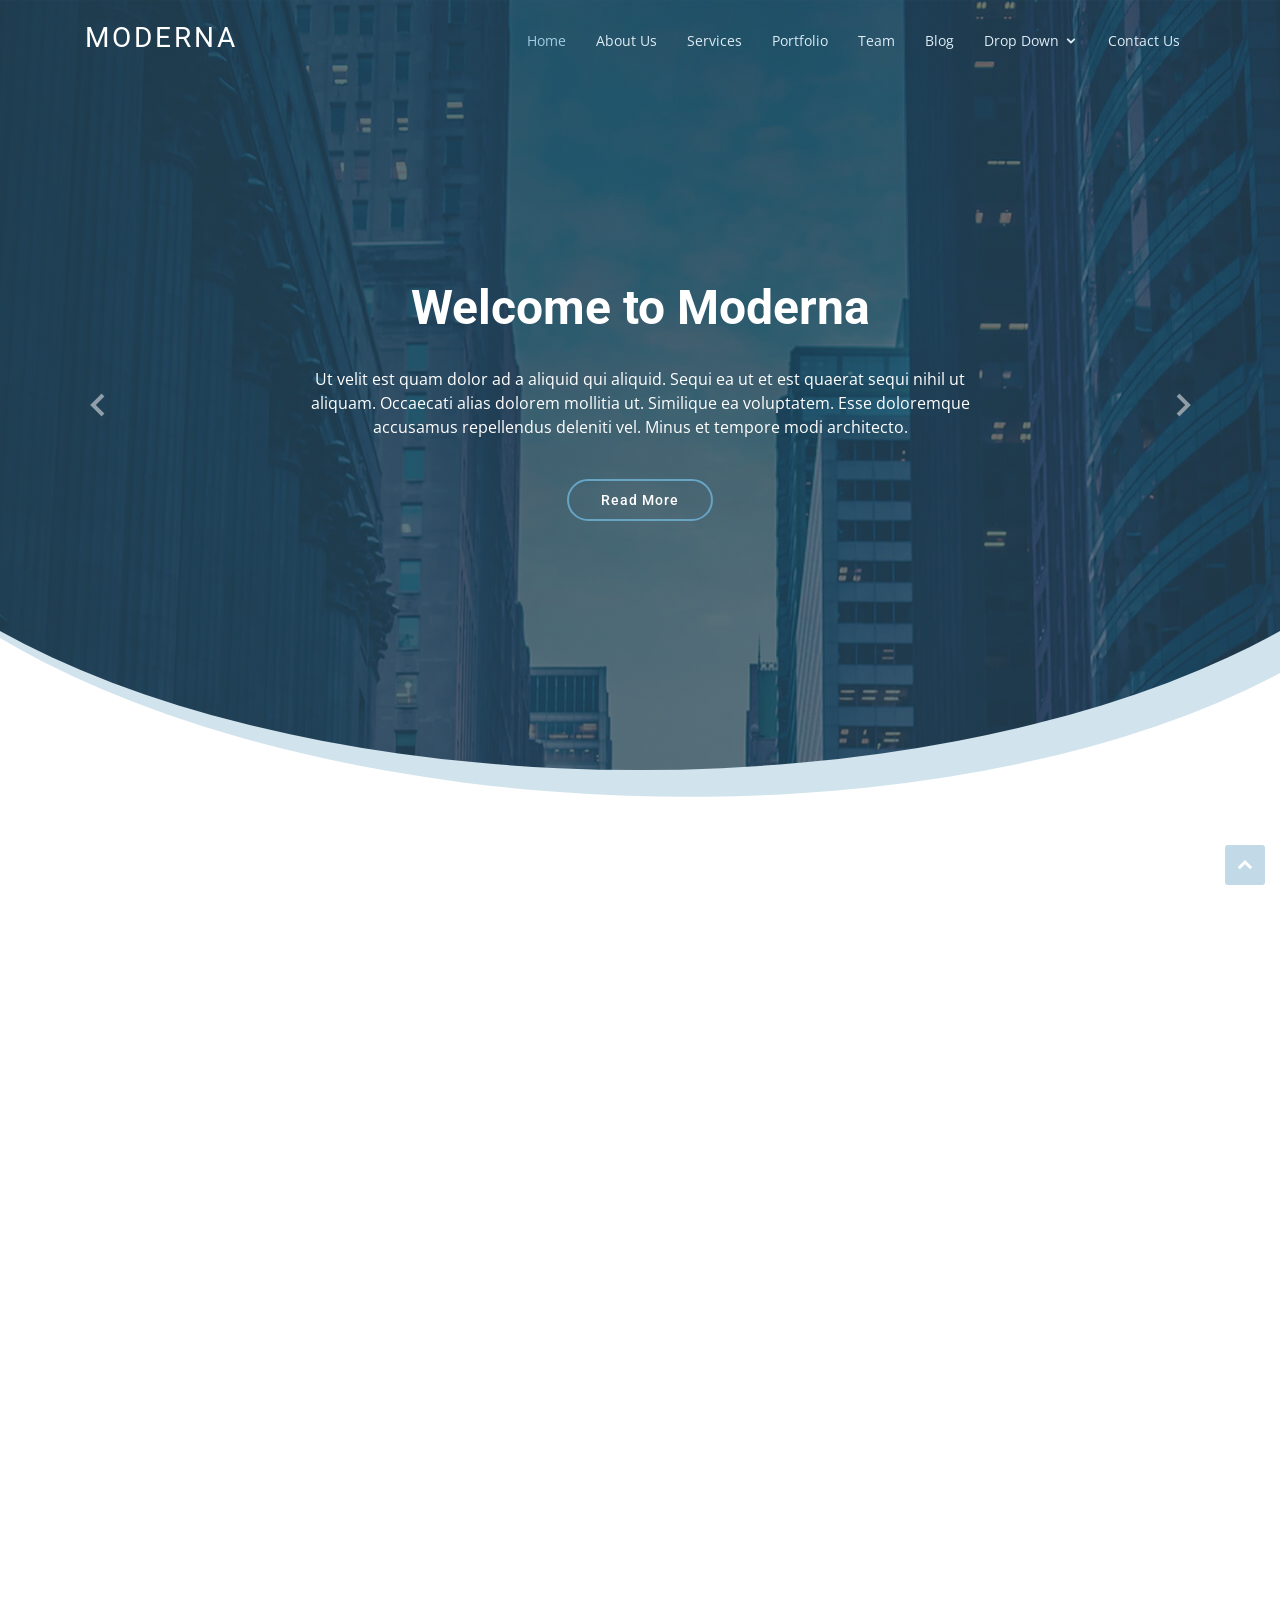
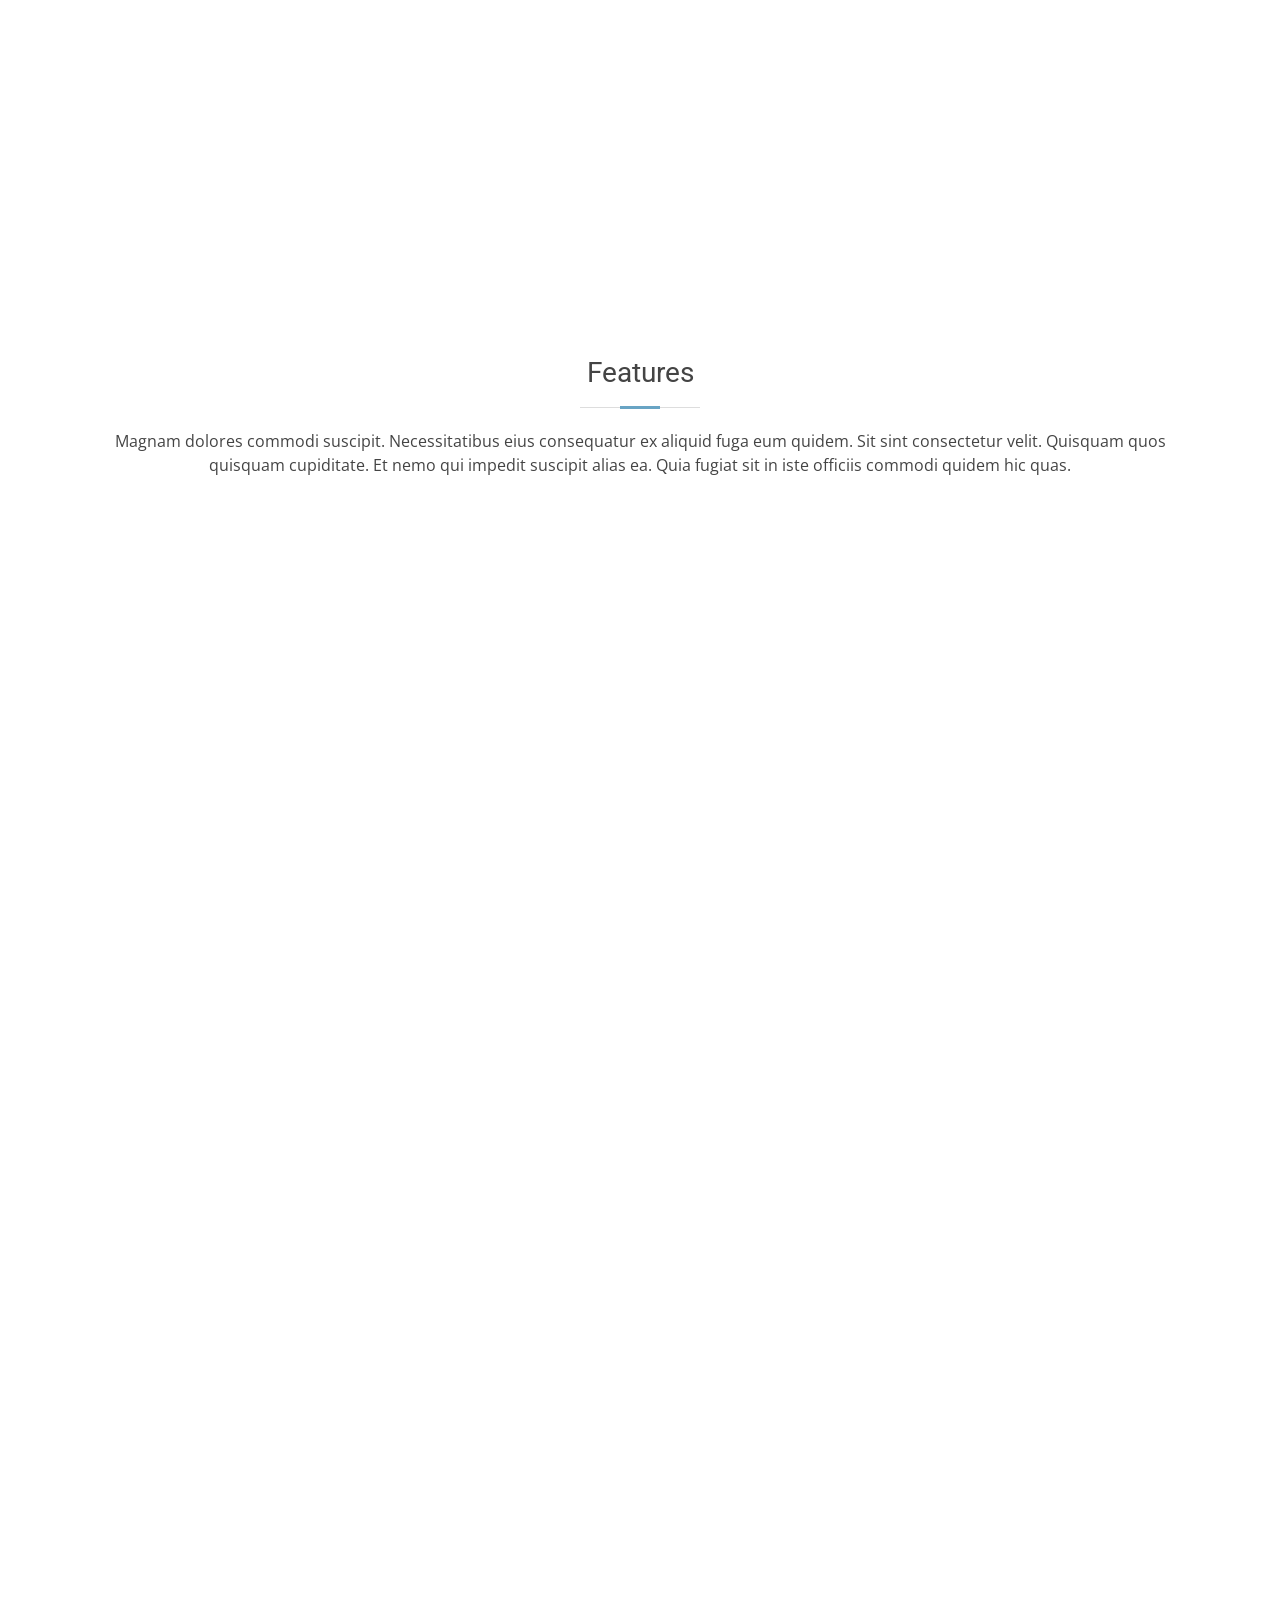
<file: wwwroot/Templates/Moderna/index.html>
<!DOCTYPE html>
<html lang="en">

<head>
  <meta charset="utf-8">
  <meta content="width=device-width, initial-scale=1.0" name="viewport">

  <title>Moderna Bootstrap Template - Index</title>
  <meta content="" name="descriptison">
  <meta content="" name="keywords">

  <!-- Favicons -->
  <link href="assets/img/favicon.png" rel="icon">
  <link href="assets/img/apple-touch-icon.png" rel="apple-touch-icon">

  <!-- Google Fonts -->
  <link href="https://fonts.googleapis.com/css?family=Open+Sans:300,300i,400,400i,600,600i,700,700i|Roboto:300,300i,400,400i,500,500i,700,700i&display=swap" rel="stylesheet">

  <!-- Vendor CSS Files -->
  <link href="assets/vendor/bootstrap/css/bootstrap.min.css" rel="stylesheet">
  <link href="assets/vendor/animate.css/animate.min.css" rel="stylesheet">
  <link href="assets/vendor/icofont/icofont.min.css" rel="stylesheet">
  <link href="assets/vendor/boxicons/css/boxicons.min.css" rel="stylesheet">
  <link href="assets/vendor/venobox/venobox.css" rel="stylesheet">
  <link href="assets/vendor/owl.carousel/assets/owl.carousel.min.css" rel="stylesheet">
  <link href="assets/vendor/aos/aos.css" rel="stylesheet">

  <!-- Template Main CSS File -->
  <link href="assets/css/style.css" rel="stylesheet">

  <!-- =======================================================
  * Template Name: Moderna - v2.0.1
  * Template URL: https://bootstrapmade.com/free-bootstrap-template-corporate-moderna/
  * Author: BootstrapMade.com
  * License: https://bootstrapmade.com/license/
  ======================================================== -->
</head>

<body>

  <!-- ======= Header ======= -->
  <header id="header" class="fixed-top header-transparent">
    <div class="container">

      <div class="logo float-left">
        <h1 class="text-light"><a href="index.html"><span>Moderna</span></a></h1>
        <!-- Uncomment below if you prefer to use an image logo -->
        <!-- <a href="index.html"><img src="assets/img/logo.png" alt="" class="img-fluid"></a>-->
      </div>

      <nav class="nav-menu float-right d-none d-lg-block">
        <ul>
          <li class="active"><a href="index.html">Home</a></li>
          <li><a href="about.html">About Us</a></li>
          <li><a href="services.html">Services</a></li>
          <li><a href="portfolio.html">Portfolio</a></li>
          <li><a href="team.html">Team</a></li>
          <li><a href="blog.html">Blog</a></li>
          <li class="drop-down"><a href="">Drop Down</a>
            <ul>
              <li><a href="#">Drop Down 1</a></li>
              <li class="drop-down"><a href="#">Drop Down 2</a>
                <ul>
                  <li><a href="#">Deep Drop Down 1</a></li>
                  <li><a href="#">Deep Drop Down 2</a></li>
                  <li><a href="#">Deep Drop Down 3</a></li>
                  <li><a href="#">Deep Drop Down 4</a></li>
                  <li><a href="#">Deep Drop Down 5</a></li>
                </ul>
              </li>
              <li><a href="#">Drop Down 3</a></li>
              <li><a href="#">Drop Down 4</a></li>
              <li><a href="#">Drop Down 5</a></li>
            </ul>
          </li>
          <li><a href="contact.html">Contact Us</a></li>
        </ul>
      </nav><!-- .nav-menu -->

    </div>
  </header><!-- End Header -->

  <!-- ======= Hero Section ======= -->
  <section id="hero" class="d-flex justify-cntent-center align-items-center">
    <div id="heroCarousel" class="container carousel carousel-fade" data-ride="carousel">

      <!-- Slide 1 -->
      <div class="carousel-item active">
        <div class="carousel-container">
          <h2 class="animated fadeInDown">Welcome to <span>Moderna</span></h2>
          <p class="animated fadeInUp">Ut velit est quam dolor ad a aliquid qui aliquid. Sequi ea ut et est quaerat sequi nihil ut aliquam. Occaecati alias dolorem mollitia ut. Similique ea voluptatem. Esse doloremque accusamus repellendus deleniti vel. Minus et tempore modi architecto.</p>
          <a href="" class="btn-get-started animated fadeInUp">Read More</a>
        </div>
      </div>

      <!-- Slide 2 -->
      <div class="carousel-item">
        <div class="carousel-container">
          <h2 class="animated fadeInDown">Lorem Ipsum Dolor</h2>
          <p class="animated fadeInUp">Ut velit est quam dolor ad a aliquid qui aliquid. Sequi ea ut et est quaerat sequi nihil ut aliquam. Occaecati alias dolorem mollitia ut. Similique ea voluptatem. Esse doloremque accusamus repellendus deleniti vel. Minus et tempore modi architecto.</p>
          <a href="" class="btn-get-started animated fadeInUp">Read More</a>
        </div>
      </div>

      <!-- Slide 3 -->
      <div class="carousel-item">
        <div class="carousel-container">
          <h2 class="animated fadeInDown">Sequi ea ut et est quaerat</h2>
          <p class="animated fadeInUp">Ut velit est quam dolor ad a aliquid qui aliquid. Sequi ea ut et est quaerat sequi nihil ut aliquam. Occaecati alias dolorem mollitia ut. Similique ea voluptatem. Esse doloremque accusamus repellendus deleniti vel. Minus et tempore modi architecto.</p>
          <a href="" class="btn-get-started animated fadeInUp">Read More</a>
        </div>
      </div>

      <a class="carousel-control-prev" href="#heroCarousel" role="button" data-slide="prev">
        <span class="carousel-control-prev-icon bx bx-chevron-left" aria-hidden="true"></span>
        <span class="sr-only">Previous</span>
      </a>

      <a class="carousel-control-next" href="#heroCarousel" role="button" data-slide="next">
        <span class="carousel-control-next-icon bx bx-chevron-right" aria-hidden="true"></span>
        <span class="sr-only">Next</span>
      </a>

    </div>
  </section><!-- End Hero -->

  <main id="main">

    <!-- ======= Services Section ======= -->
    <section class="services">
      <div class="container">

        <div class="row">
          <div class="col-md-6 col-lg-3 d-flex align-items-stretch" data-aos="fade-up">
            <div class="icon-box icon-box-pink">
              <div class="icon"><i class="bx bxl-dribbble"></i></div>
              <h4 class="title"><a href="">Lorem Ipsum</a></h4>
              <p class="description">Voluptatum deleniti atque corrupti quos dolores et quas molestias excepturi sint occaecati cupiditate non provident</p>
            </div>
          </div>

          <div class="col-md-6 col-lg-3 d-flex align-items-stretch" data-aos="fade-up" data-aos-delay="100">
            <div class="icon-box icon-box-cyan">
              <div class="icon"><i class="bx bx-file"></i></div>
              <h4 class="title"><a href="">Sed ut perspiciatis</a></h4>
              <p class="description">Duis aute irure dolor in reprehenderit in voluptate velit esse cillum dolore eu fugiat nulla pariatur</p>
            </div>
          </div>

          <div class="col-md-6 col-lg-3 d-flex align-items-stretch" data-aos="fade-up" data-aos-delay="200">
            <div class="icon-box icon-box-green">
              <div class="icon"><i class="bx bx-tachometer"></i></div>
              <h4 class="title"><a href="">Magni Dolores</a></h4>
              <p class="description">Excepteur sint occaecat cupidatat non proident, sunt in culpa qui officia deserunt mollit anim id est laborum</p>
            </div>
          </div>

          <div class="col-md-6 col-lg-3 d-flex align-items-stretch" data-aos="fade-up" data-aos-delay="200">
            <div class="icon-box icon-box-blue">
              <div class="icon"><i class="bx bx-world"></i></div>
              <h4 class="title"><a href="">Nemo Enim</a></h4>
              <p class="description">At vero eos et accusamus et iusto odio dignissimos ducimus qui blanditiis praesentium voluptatum deleniti atque</p>
            </div>
          </div>

        </div>

      </div>
    </section><!-- End Services Section -->

    <!-- ======= Why Us Section ======= -->
    <section class="why-us section-bg" data-aos="fade-up" date-aos-delay="200">
      <div class="container">

        <div class="row">
          <div class="col-lg-6 video-box">
            <img src="assets/img/why-us.jpg" class="img-fluid" alt="">
            <a href="https://www.youtube.com/watch?v=jDDaplaOz7Q" class="venobox play-btn mb-4" data-vbtype="video" data-autoplay="true"></a>
          </div>

          <div class="col-lg-6 d-flex flex-column justify-content-center p-5">

            <div class="icon-box">
              <div class="icon"><i class="bx bx-fingerprint"></i></div>
              <h4 class="title"><a href="">Lorem Ipsum</a></h4>
              <p class="description">Voluptatum deleniti atque corrupti quos dolores et quas molestias excepturi sint occaecati cupiditate non provident</p>
            </div>

            <div class="icon-box">
              <div class="icon"><i class="bx bx-gift"></i></div>
              <h4 class="title"><a href="">Nemo Enim</a></h4>
              <p class="description">At vero eos et accusamus et iusto odio dignissimos ducimus qui blanditiis praesentium voluptatum deleniti atque</p>
            </div>

          </div>
        </div>

      </div>
    </section><!-- End Why Us Section -->

    <!-- ======= Features Section ======= -->
    <section class="features">
      <div class="container">

        <div class="section-title">
          <h2>Features</h2>
          <p>Magnam dolores commodi suscipit. Necessitatibus eius consequatur ex aliquid fuga eum quidem. Sit sint consectetur velit. Quisquam quos quisquam cupiditate. Et nemo qui impedit suscipit alias ea. Quia fugiat sit in iste officiis commodi quidem hic quas.</p>
        </div>

        <div class="row" data-aos="fade-up">
          <div class="col-md-5">
            <img src="assets/img/features-1.svg" class="img-fluid" alt="">
          </div>
          <div class="col-md-7 pt-4">
            <h3>Voluptatem dignissimos provident quasi corporis voluptates sit assumenda.</h3>
            <p class="font-italic">
              Lorem ipsum dolor sit amet, consectetur adipiscing elit, sed do eiusmod tempor incididunt ut labore et dolore
              magna aliqua.
            </p>
            <ul>
              <li><i class="icofont-check"></i> Ullamco laboris nisi ut aliquip ex ea commodo consequat.</li>
              <li><i class="icofont-check"></i> Duis aute irure dolor in reprehenderit in voluptate velit.</li>
            </ul>
          </div>
        </div>

        <div class="row" data-aos="fade-up">
          <div class="col-md-5 order-1 order-md-2">
            <img src="assets/img/features-2.svg" class="img-fluid" alt="">
          </div>
          <div class="col-md-7 pt-5 order-2 order-md-1">
            <h3>Corporis temporibus maiores provident</h3>
            <p class="font-italic">
              Lorem ipsum dolor sit amet, consectetur adipiscing elit, sed do eiusmod tempor incididunt ut labore et dolore
              magna aliqua.
            </p>
            <p>
              Ullamco laboris nisi ut aliquip ex ea commodo consequat. Duis aute irure dolor in reprehenderit in voluptate
              velit esse cillum dolore eu fugiat nulla pariatur. Excepteur sint occaecat cupidatat non proident, sunt in
              culpa qui officia deserunt mollit anim id est laborum
            </p>
          </div>
        </div>

        <div class="row" data-aos="fade-up">
          <div class="col-md-5">
            <img src="assets/img/features-3.svg" class="img-fluid" alt="">
          </div>
          <div class="col-md-7 pt-5">
            <h3>Sunt consequatur ad ut est nulla consectetur reiciendis animi voluptas</h3>
            <p>Cupiditate placeat cupiditate placeat est ipsam culpa. Delectus quia minima quod. Sunt saepe odit aut quia voluptatem hic voluptas dolor doloremque.</p>
            <ul>
              <li><i class="icofont-check"></i> Ullamco laboris nisi ut aliquip ex ea commodo consequat.</li>
              <li><i class="icofont-check"></i> Duis aute irure dolor in reprehenderit in voluptate velit.</li>
              <li><i class="icofont-check"></i> Facilis ut et voluptatem aperiam. Autem soluta ad fugiat.</li>
            </ul>
          </div>
        </div>

        <div class="row" data-aos="fade-up">
          <div class="col-md-5 order-1 order-md-2">
            <img src="assets/img/features-4.svg" class="img-fluid" alt="">
          </div>
          <div class="col-md-7 pt-5 order-2 order-md-1">
            <h3>Quas et necessitatibus eaque impedit ipsum animi consequatur incidunt in</h3>
            <p class="font-italic">
              Lorem ipsum dolor sit amet, consectetur adipiscing elit, sed do eiusmod tempor incididunt ut labore et dolore
              magna aliqua.
            </p>
            <p>
              Ullamco laboris nisi ut aliquip ex ea commodo consequat. Duis aute irure dolor in reprehenderit in voluptate
              velit esse cillum dolore eu fugiat nulla pariatur. Excepteur sint occaecat cupidatat non proident, sunt in
              culpa qui officia deserunt mollit anim id est laborum
            </p>
          </div>
        </div>

      </div>
    </section><!-- End Features Section -->

  </main><!-- End #main -->

  <!-- ======= Footer ======= -->
  <footer id="footer" data-aos="fade-up" data-aos-easing="ease-in-out" data-aos-duration="500">

    <div class="footer-newsletter">
      <div class="container">
        <div class="row">
          <div class="col-lg-6">
            <h4>Our Newsletter</h4>
            <p>Tamen quem nulla quae legam multos aute sint culpa legam noster magna</p>
          </div>
          <div class="col-lg-6">
            <form action="" method="post">
              <input type="email" name="email"><input type="submit" value="Subscribe">
            </form>
          </div>
        </div>
      </div>
    </div>

    <div class="footer-top">
      <div class="container">
        <div class="row">

          <div class="col-lg-3 col-md-6 footer-links">
            <h4>Useful Links</h4>
            <ul>
              <li><i class="bx bx-chevron-right"></i> <a href="#">Home</a></li>
              <li><i class="bx bx-chevron-right"></i> <a href="#">About us</a></li>
              <li><i class="bx bx-chevron-right"></i> <a href="#">Services</a></li>
              <li><i class="bx bx-chevron-right"></i> <a href="#">Terms of service</a></li>
              <li><i class="bx bx-chevron-right"></i> <a href="#">Privacy policy</a></li>
            </ul>
          </div>

          <div class="col-lg-3 col-md-6 footer-links">
            <h4>Our Services</h4>
            <ul>
              <li><i class="bx bx-chevron-right"></i> <a href="#">Web Design</a></li>
              <li><i class="bx bx-chevron-right"></i> <a href="#">Web Development</a></li>
              <li><i class="bx bx-chevron-right"></i> <a href="#">Product Management</a></li>
              <li><i class="bx bx-chevron-right"></i> <a href="#">Marketing</a></li>
              <li><i class="bx bx-chevron-right"></i> <a href="#">Graphic Design</a></li>
            </ul>
          </div>

          <div class="col-lg-3 col-md-6 footer-contact">
            <h4>Contact Us</h4>
            <p>
              A108 Adam Street <br>
              New York, NY 535022<br>
              United States <br><br>
              <strong>Phone:</strong> +1 5589 55488 55<br>
              <strong>Email:</strong> info@example.com<br>
            </p>

          </div>

          <div class="col-lg-3 col-md-6 footer-info">
            <h3>About Moderna</h3>
            <p>Cras fermentum odio eu feugiat lide par naso tierra. Justo eget nada terra videa magna derita valies darta donna mare fermentum iaculis eu non diam phasellus.</p>
            <div class="social-links mt-3">
              <a href="#" class="twitter"><i class="bx bxl-twitter"></i></a>
              <a href="#" class="facebook"><i class="bx bxl-facebook"></i></a>
              <a href="#" class="instagram"><i class="bx bxl-instagram"></i></a>
              <a href="#" class="linkedin"><i class="bx bxl-linkedin"></i></a>
            </div>
          </div>

        </div>
      </div>
    </div>

    <div class="container">
      <div class="copyright">
        &copy; Copyright <strong><span>Moderna</span></strong>. All Rights Reserved
      </div>
      <div class="credits">
        <!-- All the links in the footer should remain intact. -->
        <!-- You can delete the links only if you purchased the pro version. -->
        <!-- Licensing information: https://bootstrapmade.com/license/ -->
        <!-- Purchase the pro version with working PHP/AJAX contact form: https://bootstrapmade.com/free-bootstrap-template-corporate-moderna/ -->
        Designed by <a href="https://bootstrapmade.com/">BootstrapMade</a>
      </div>
    </div>
  </footer><!-- End Footer -->

  <a href="#" class="back-to-top"><i class="icofont-simple-up"></i></a>

  <!-- Vendor JS Files -->
  <script src="assets/vendor/jquery/jquery.min.js"></script>
  <script src="assets/vendor/bootstrap/js/bootstrap.bundle.min.js"></script>
  <script src="assets/vendor/jquery.easing/jquery.easing.min.js"></script>
  <script src="assets/vendor/php-email-form/validate.js"></script>
  <script src="assets/vendor/venobox/venobox.min.js"></script>
  <script src="assets/vendor/waypoints/jquery.waypoints.min.js"></script>
  <script src="assets/vendor/counterup/counterup.min.js"></script>
  <script src="assets/vendor/owl.carousel/owl.carousel.min.js"></script>
  <script src="assets/vendor/isotope-layout/isotope.pkgd.min.js"></script>
  <script src="assets/vendor/aos/aos.js"></script>

  <!-- Template Main JS File -->
  <script src="assets/js/main.js"></script>

</body>

</html>
</file>
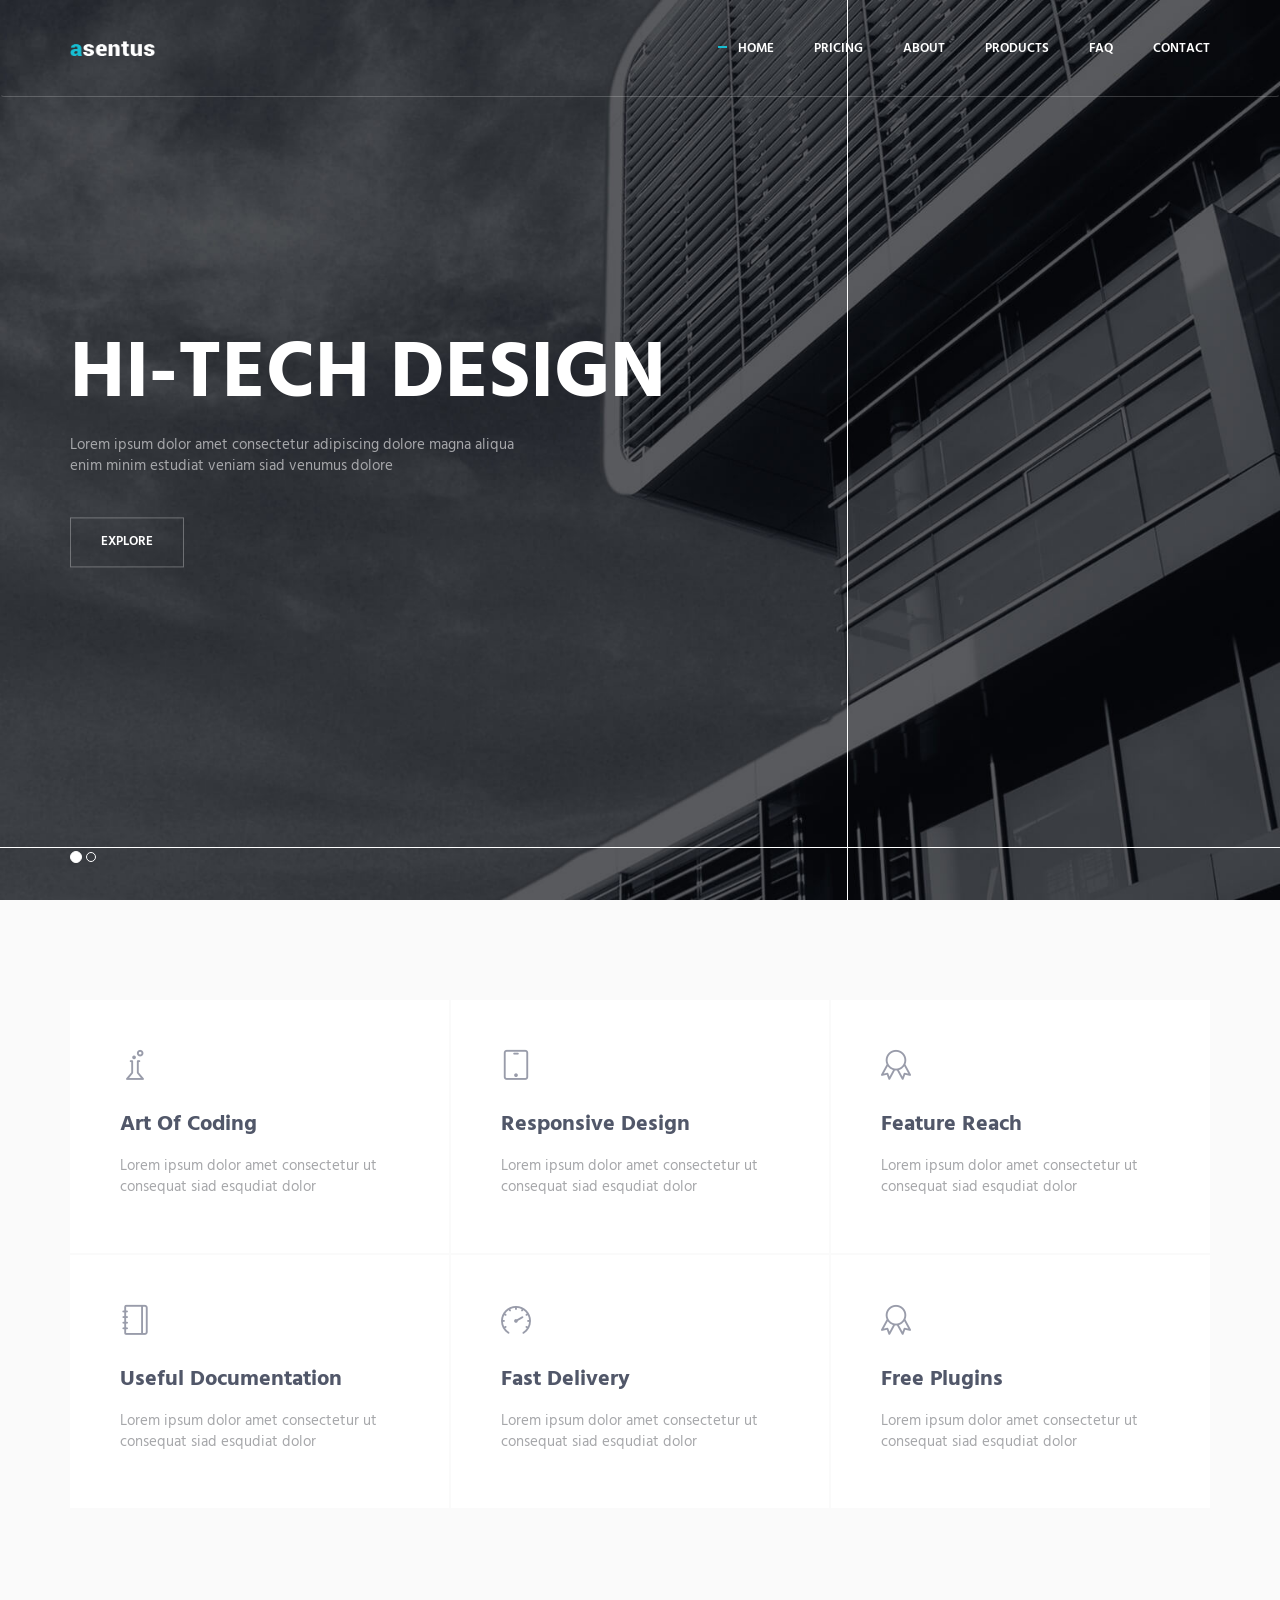
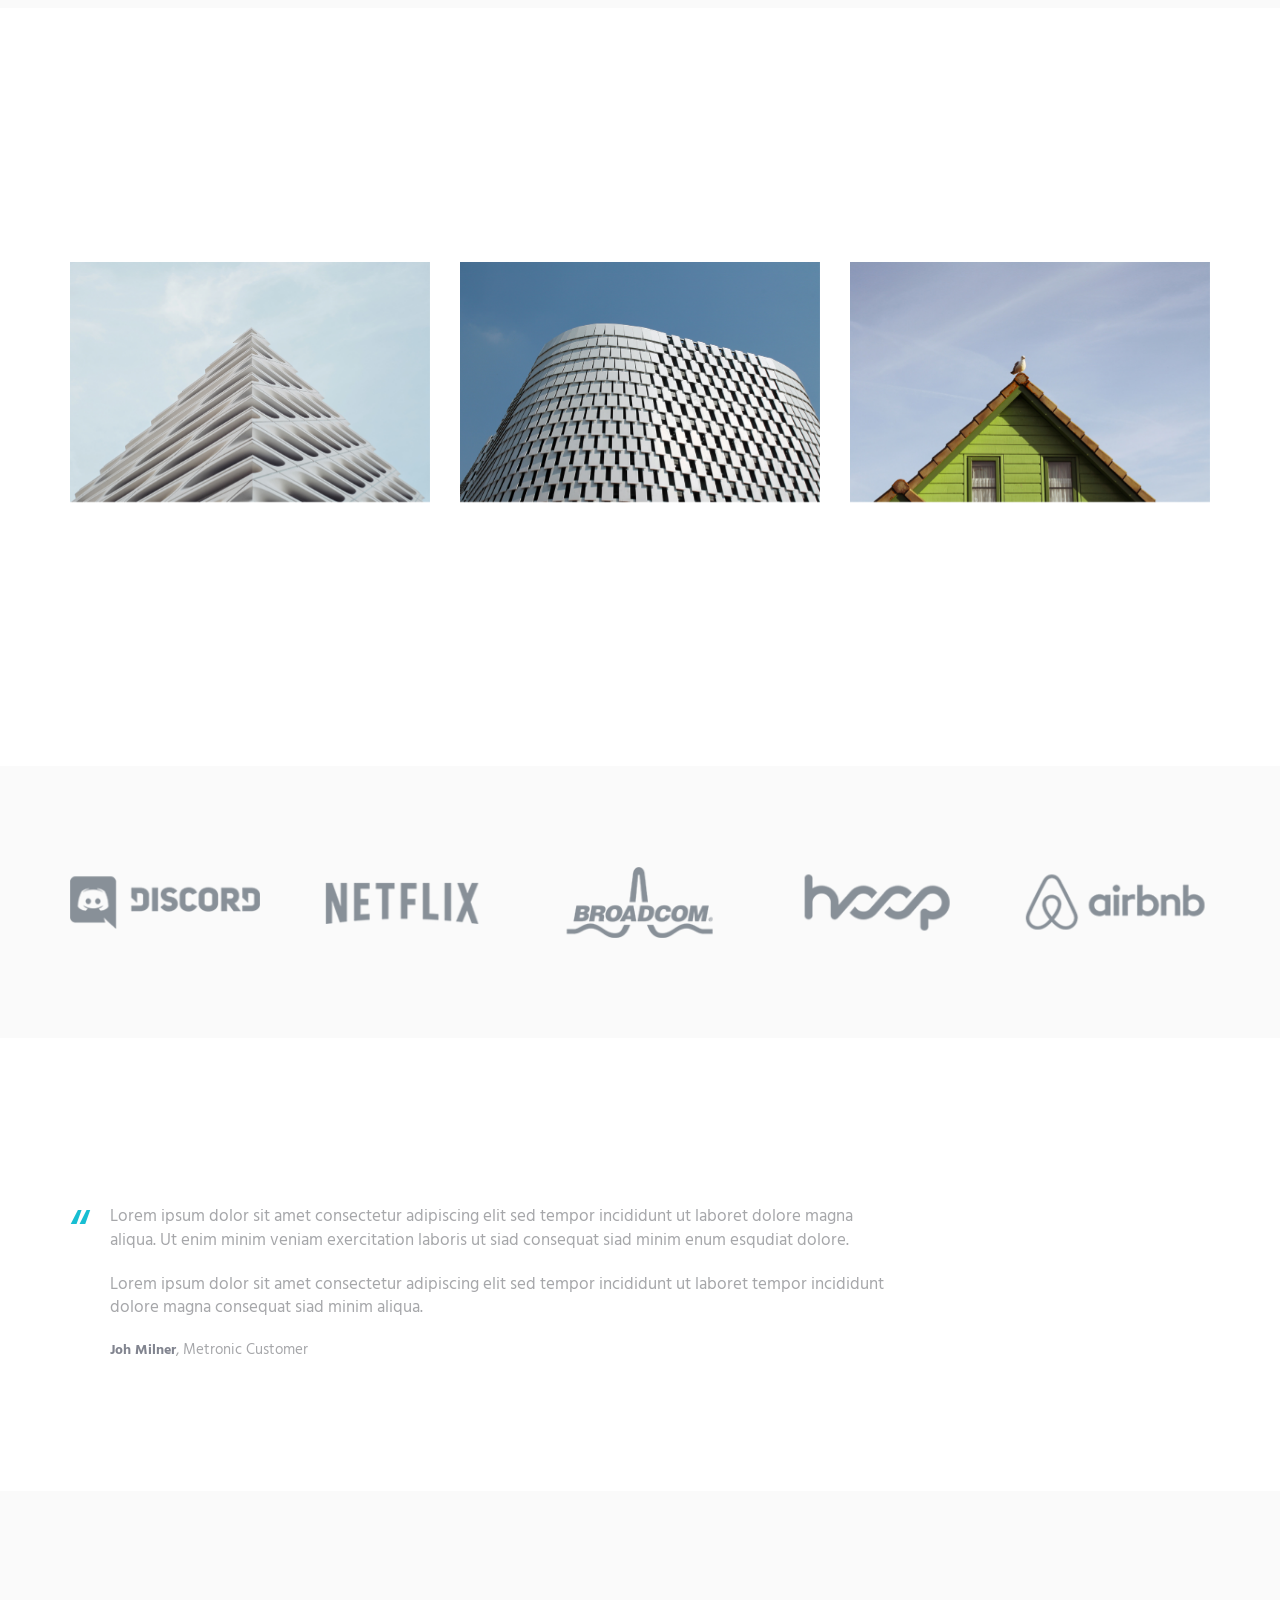
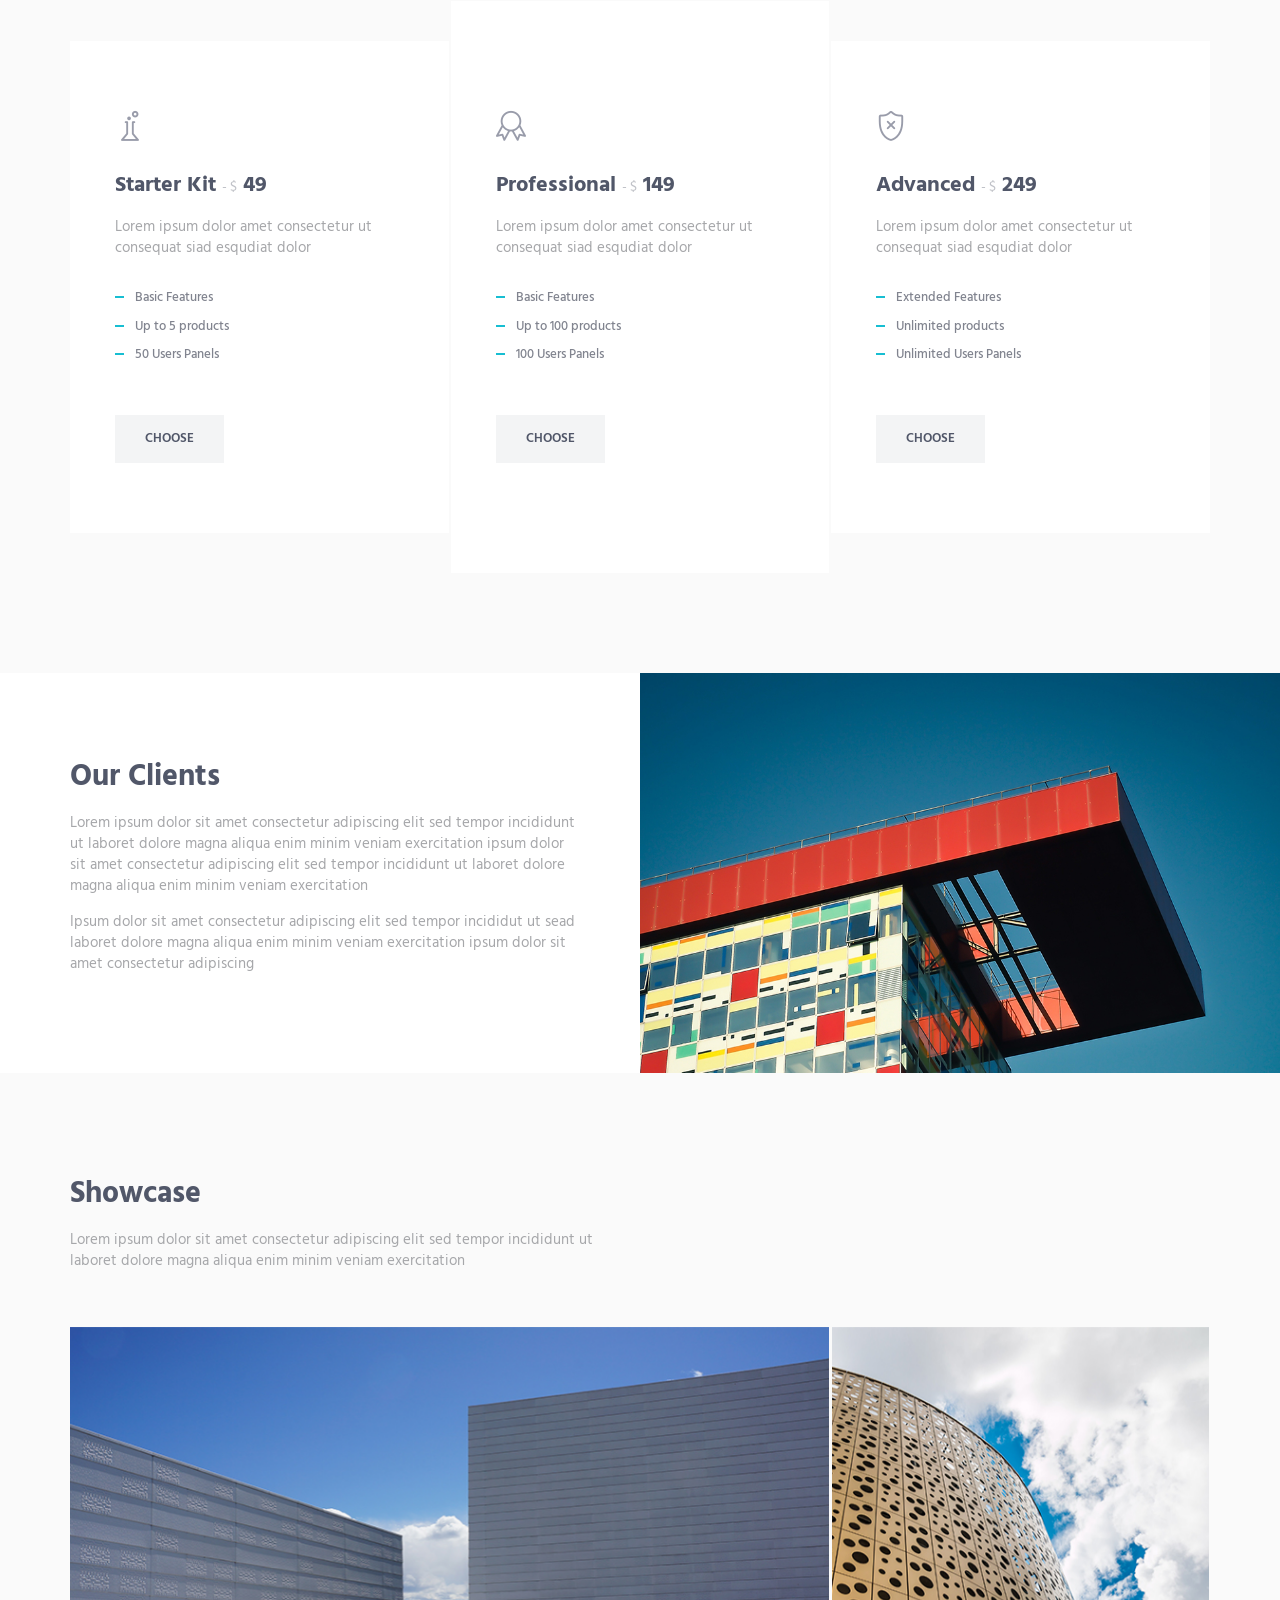
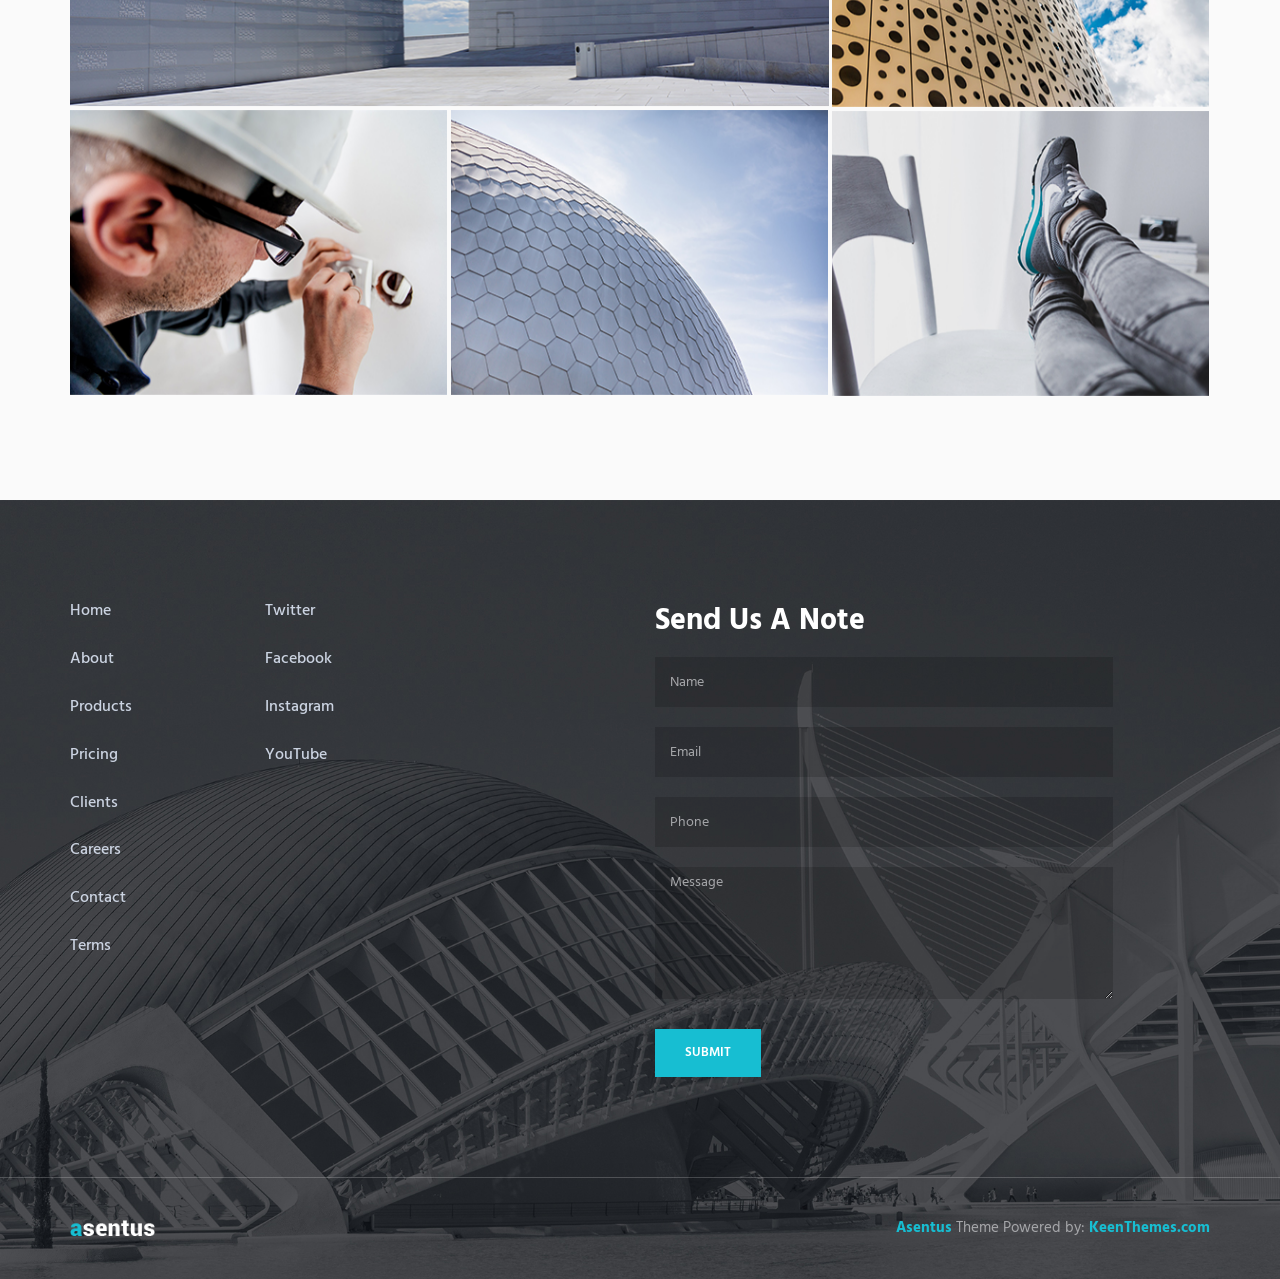
<file: wwwroot/Templates/AsentusMaster/HTML/index.html>
<!DOCTYPE html>
<!-- ==============================
    Project:        Metronic "Asentus" Frontend Freebie - Responsive HTML Template Based On Twitter Bootstrap 3.3.4
    Version:        1.0
    Author:         KeenThemes
    Primary use:    Corporate, Business Themes.
    Email:          support@keenthemes.com
    Follow:         http://www.twitter.com/keenthemes
    Like:           http://www.facebook.com/keenthemes
    Website:        http://www.keenthemes.com
    Premium:        Premium Metronic Admin Theme: http://themeforest.net/item/metronic-responsive-admin-dashboard-template/4021469?ref=keenthemes
================================== -->
<html lang="en" class="no-js">
    <!-- BEGIN HEAD -->
    <head>
        <meta charset="utf-8"/>
        <title>Metronic "Asentus" Frontend Freebie</title>
        <meta http-equiv="X-UA-Compatible" content="IE=edge">
        <meta content="width=device-width, initial-scale=1" name="viewport"/>
        <meta content="" name="description"/>
        <meta content="" name="author"/>

        <!-- GLOBAL MANDATORY STYLES -->
        <link href="http://fonts.googleapis.com/css?family=Hind:300,400,500,600,700" rel="stylesheet" type="text/css">
        <link href="vendor/simple-line-icons/simple-line-icons.min.css" rel="stylesheet" type="text/css"/>
        <link href="vendor/bootstrap/css/bootstrap.min.css" rel="stylesheet" type="text/css"/>

        <!-- PAGE LEVEL PLUGIN STYLES -->
        <link href="css/animate.css" rel="stylesheet">
        <link href="vendor/swiper/css/swiper.min.css" rel="stylesheet" type="text/css"/>

        <!-- THEME STYLES -->
        <link href="css/layout.min.css" rel="stylesheet" type="text/css"/>

        <!-- Favicon -->
        <link rel="shortcut icon" href="favicon.ico"/>
    </head>
    <!-- END HEAD -->

    <!-- BODY -->
    <body>

        <!--========== HEADER ==========-->
        <header class="header navbar-fixed-top">
            <!-- Navbar -->
            <nav class="navbar" role="navigation">
                <div class="container">
                    <!-- Brand and toggle get grouped for better mobile display -->
                    <div class="menu-container">
                        <button type="button" class="navbar-toggle" data-toggle="collapse" data-target=".nav-collapse">
                            <span class="sr-only">Toggle navigation</span>
                            <span class="toggle-icon"></span>
                        </button>

                        <!-- Logo -->
                        <div class="logo">
                            <a class="logo-wrap" href="index.html">
                                <img class="logo-img logo-img-main" src="img/logo.png" alt="Asentus Logo">
                                <img class="logo-img logo-img-active" src="img/logo-dark.png" alt="Asentus Logo">
                            </a>
                        </div>
                        <!-- End Logo -->
                    </div>

                    <!-- Collect the nav links, forms, and other content for toggling -->
                    <div class="collapse navbar-collapse nav-collapse">
                        <div class="menu-container">
                            <ul class="navbar-nav navbar-nav-right">
                                <li class="nav-item"><a class="nav-item-child nav-item-hover active" href="index.html">Home</a></li>
                                <li class="nav-item"><a class="nav-item-child nav-item-hover" href="pricing.html">Pricing</a></li>
                                <li class="nav-item"><a class="nav-item-child nav-item-hover" href="about.html">About</a></li>
                                <li class="nav-item"><a class="nav-item-child nav-item-hover" href="products.html">Products</a></li>
                                <li class="nav-item"><a class="nav-item-child nav-item-hover" href="faq.html">FAQ</a></li>
                                <li class="nav-item"><a class="nav-item-child nav-item-hover" href="contact.html">Contact</a></li>
                            </ul>
                        </div>
                    </div>
                    <!-- End Navbar Collapse -->
                </div>
            </nav>
            <!-- Navbar -->
        </header>
        <!--========== END HEADER ==========-->

        <!--========== SLIDER ==========-->
        <div id="carousel-example-generic" class="carousel slide" data-ride="carousel">
            <div class="container">
                <!-- Indicators -->
                <ol class="carousel-indicators">
                    <li data-target="#carousel-example-generic" data-slide-to="0" class="active"></li>
                    <li data-target="#carousel-example-generic" data-slide-to="1"></li>
                </ol>
            </div>

            <!-- Wrapper for slides -->
            <div class="carousel-inner" role="listbox">
                <div class="item active">
                    <img class="img-responsive" src="img/1920x1080/01.jpg" alt="Slider Image">
                    <div class="container">
                        <div class="carousel-centered">
                            <div class="margin-b-40">
                                <h1 class="carousel-title">Hi-Tech Design</h1>
                                <p>Lorem ipsum dolor amet consectetur adipiscing dolore magna aliqua <br/> enim minim estudiat veniam siad venumus dolore</p>
                            </div>
                            <a href="#" class="btn-theme btn-theme-sm btn-white-brd text-uppercase">Explore</a>
                        </div>
                    </div>
                </div>
                <div class="item">
                    <img class="img-responsive" src="img/1920x1080/02.jpg" alt="Slider Image">
                    <div class="container">
                        <div class="carousel-centered">
                            <div class="margin-b-40">
                                <h2 class="carousel-title">Hi-Tech Design</h2>
                                <p>Lorem ipsum dolor amet consectetur adipiscing dolore magna aliqua <br/> enim minim estudiat veniam siad venumus dolore</p>
                            </div>
                            <a href="#" class="btn-theme btn-theme-sm btn-white-brd text-uppercase">Explore</a>
                        </div>
                    </div>
                </div>
            </div>
        </div>
        <!--========== SLIDER ==========-->

        <!--========== PAGE LAYOUT ==========-->
        <!-- Service -->
        <div class="bg-color-sky-light" data-auto-height="true">
            <div class="content-lg container">
                <div class="row row-space-1 margin-b-2">
                    <div class="col-sm-4 sm-margin-b-2">
                        <div class="wow fadeInLeft" data-wow-duration=".3" data-wow-delay=".3s">
                            <div class="service" data-height="height">
                                <div class="service-element">
                                    <i class="service-icon icon-chemistry"></i>
                                </div>
                                <div class="service-info">
                                    <h3>Art Of Coding</h3>
                                    <p class="margin-b-5">Lorem ipsum dolor amet consectetur ut consequat siad esqudiat dolor</p>
                                </div>
                                <a href="#" class="content-wrapper-link"></a>    
                            </div>
                        </div>
                    </div>
                    <div class="col-sm-4 sm-margin-b-2">
                        <div class="wow fadeInLeft" data-wow-duration=".3" data-wow-delay=".2s">
                            <div class="service" data-height="height">
                                <div class="service-element">
                                    <i class="service-icon icon-screen-tablet"></i>
                                </div>
                                <div class="service-info">
                                    <h3>Responsive Design</h3>
                                    <p class="margin-b-5">Lorem ipsum dolor amet consectetur ut consequat siad esqudiat dolor</p>
                                </div>
                                <a href="#" class="content-wrapper-link"></a>    
                            </div>
                        </div>
                    </div>
                    <div class="col-sm-4">
                        <div class="wow fadeInLeft" data-wow-duration=".3" data-wow-delay=".1s">
                            <div class="service" data-height="height">
                                <div class="service-element">
                                    <i class="service-icon icon-badge"></i>
                                </div>
                                <div class="service-info">
                                    <h3>Feature Reach</h3>
                                    <p class="margin-b-5">Lorem ipsum dolor amet consectetur ut consequat siad esqudiat dolor</p>
                                </div>
                                <a href="#" class="content-wrapper-link"></a>    
                            </div>
                        </div>
                    </div>
                </div>
                <!--// end row -->

                <div class="row row-space-1">
                    <div class="col-sm-4 sm-margin-b-2">
                        <div class="wow fadeInLeft" data-wow-duration=".3" data-wow-delay=".4s">
                            <div class="service" data-height="height">
                                <div class="service-element">
                                    <i class="service-icon icon-notebook"></i>
                                </div>
                                <div class="service-info">
                                    <h3>Useful Documentation</h3>
                                    <p class="margin-b-5">Lorem ipsum dolor amet consectetur ut consequat siad esqudiat dolor</p>
                                </div>
                                <a href="#" class="content-wrapper-link"></a>    
                            </div>
                        </div>
                    </div>
                    <div class="col-sm-4 sm-margin-b-2">
                        <div class="wow fadeInLeft" data-wow-duration=".3" data-wow-delay=".5s">
                            <div class="service" data-height="height">
                                <div class="service-element">
                                    <i class="service-icon icon-speedometer"></i>
                                </div>
                                <div class="service-info">
                                    <h3>Fast Delivery</h3>
                                    <p class="margin-b-5">Lorem ipsum dolor amet consectetur ut consequat siad esqudiat dolor</p>
                                </div>
                                <a href="#" class="content-wrapper-link"></a>    
                            </div>
                        </div>
                    </div>
                    <div class="col-sm-4">
                        <div class="wow fadeInLeft" data-wow-duration=".3" data-wow-delay=".6s">
                            <div class="service" data-height="height">
                                <div class="service-element">
                                    <i class="service-icon icon-badge"></i>
                                </div>
                                <div class="service-info">
                                    <h3>Free Plugins</h3>
                                    <p class="margin-b-5">Lorem ipsum dolor amet consectetur ut consequat siad esqudiat dolor</p>
                                </div>
                                <a href="#" class="content-wrapper-link"></a>    
                            </div>
                        </div>
                    </div>
                </div>
                <!--// end row -->
            </div>
        </div>
        <!-- End Service -->

        <!-- Latest Products -->
        <div class="content-lg container">
            <div class="row margin-b-40">
                <div class="col-sm-6">
                    <h2>Latest Products</h2>
                    <p>Lorem ipsum dolor sit amet consectetur adipiscing elit sed tempor incididunt ut laboret dolore magna aliqua enim minim veniam exercitation</p>
                </div>
            </div>
            <!--// end row -->

            <div class="row">
                <!-- Latest Products -->
                <div class="col-sm-4 sm-margin-b-50">
                    <div class="margin-b-20">
                        <div class="wow zoomIn" data-wow-duration=".3" data-wow-delay=".1s">
                            <img class="img-responsive" src="img/970x647/01.jpg" alt="Latest Products Image">
                        </div>
                    </div>
                    <h4><a href="#">Triangle Roof</a> <span class="text-uppercase margin-l-20">Management</span></h4>
                    <p>Lorem ipsum dolor sit amet consectetur adipiscing elit sed tempor incdidunt ut laboret dolor magna ut consequat siad esqudiat dolor</p>
                    <a class="link" href="#">Read More</a>
                </div>
                <!-- End Latest Products -->

                <!-- Latest Products -->
                <div class="col-sm-4 sm-margin-b-50">
                    <div class="margin-b-20">
                        <div class="wow zoomIn" data-wow-duration=".3" data-wow-delay=".1s">
                            <img class="img-responsive" src="img/970x647/02.jpg" alt="Latest Products Image">
                        </div>
                    </div>
                    <h4><a href="#">Curved Corners</a> <span class="text-uppercase margin-l-20">Developmeny</span></h4>
                    <p>Lorem ipsum dolor sit amet consectetur adipiscing elit sed tempor incdidunt ut laboret dolor magna ut consequat siad esqudiat dolor</p>
                    <a class="link" href="#">Read More</a>
                </div>
                <!-- End Latest Products -->

                <!-- Latest Products -->
                <div class="col-sm-4 sm-margin-b-50">
                    <div class="margin-b-20">
                        <div class="wow zoomIn" data-wow-duration=".3" data-wow-delay=".1s">
                            <img class="img-responsive" src="img/970x647/03.jpg" alt="Latest Products Image">
                        </div>
                    </div>
                    <h4><a href="#">Bird On Green</a> <span class="text-uppercase margin-l-20">Design</span></h4>
                    <p>Lorem ipsum dolor sit amet consectetur adipiscing elit sed tempor incdidunt ut laboret dolor magna ut consequat siad esqudiat dolor</p>
                    <a class="link" href="#">Read More</a>
                </div>
                <!-- End Latest Products -->
            </div>
            <!--// end row -->
        </div>
        <!-- End Latest Products -->

        <!-- Clients -->
        <div class="bg-color-sky-light">
            <div class="content-lg container">
                <!-- Swiper Clients -->
                <div class="swiper-slider swiper-clients">
                    <!-- Swiper Wrapper -->
                    <div class="swiper-wrapper">
                        <div class="swiper-slide">
                            <img class="swiper-clients-img" src="img/clients/01.png" alt="Clients Logo">
                        </div>
                        <div class="swiper-slide">
                            <img class="swiper-clients-img" src="img/clients/02.png" alt="Clients Logo">
                        </div>
                        <div class="swiper-slide">
                            <img class="swiper-clients-img" src="img/clients/03.png" alt="Clients Logo">
                        </div>
                        <div class="swiper-slide">
                            <img class="swiper-clients-img" src="img/clients/04.png" alt="Clients Logo">
                        </div>
                        <div class="swiper-slide">
                            <img class="swiper-clients-img" src="img/clients/05.png" alt="Clients Logo">
                        </div>
                        <div class="swiper-slide">
                            <img class="swiper-clients-img" src="img/clients/06.png" alt="Clients Logo">
                        </div>
                    </div>
                    <!-- End Swiper Wrapper -->
                </div>
                <!-- End Swiper Clients -->
            </div>
        </div>
        <!-- End Clients -->

        <!-- Testimonials -->
        <div class="content-lg container">
            <div class="row">
                <div class="col-sm-9">
                    <h2>Customer Reviews</h2>

                    <!-- Swiper Testimonials -->
                    <div class="swiper-slider swiper-testimonials">
                        <!-- Swiper Wrapper -->
                        <div class="swiper-wrapper">
                            <div class="swiper-slide">
                                <blockquote class="blockquote">
                                    <div class="margin-b-20">
                                        Lorem ipsum dolor sit amet consectetur adipiscing elit sed tempor incididunt ut laboret dolore magna aliqua. Ut enim minim veniam exercitation laboris ut siad consequat siad minim enum esqudiat dolore.
                                    </div>
                                    <div class="margin-b-20">
                                        Lorem ipsum dolor sit amet consectetur adipiscing elit sed tempor incididunt ut laboret tempor incididunt dolore magna consequat siad minim aliqua.
                                    </div>
                                    <p><span class="fweight-700 color-link">Joh Milner</span>, Metronic Customer</p>
                                </blockquote>
                            </div>
                            <div class="swiper-slide">
                                <blockquote class="blockquote">
                                    <div class="margin-b-20">
                                        Duis aute irure dolor in reprehenderit in voluptate velit esse cillum dolore eu fugiat nulla pariatur. Excepteur sint occaecat cupidatat non proident, sunt in culpa qui officia deserunt mollit anim id est laborum.
                                    </div>
                                    <div class="margin-b-20">
                                        Ut enim ad minim veniam, quis nostrud exercitation ullamco laboris nisi ut aliquip ex ea commodo consequat.
                                    </div>
                                    <p><span class="fweight-700 color-link">Alex Clarson</span>, Metronic Customer</p>
                                </blockquote>
                            </div>
                        </div>
                        <!-- End Swiper Wrapper -->

                        <!-- Pagination -->
                        <div class="swiper-testimonials-pagination"></div>
                    </div>
                    <!-- End Swiper Testimonials -->
                </div>
            </div>
            <!--// end row -->
        </div>
        <!-- End Testimonials -->

        <!-- Pricing -->
        <div class="bg-color-sky-light">
            <div class="content-lg container">
                <div class="row row-space-1">
                    <div class="col-sm-4 sm-margin-b-2">
                        <!-- Pricing -->
                        <div class="pricing">
                            <div class="margin-b-30">
                                <i class="pricing-icon icon-chemistry"></i>
                                <h3>Starter Kit <span> - $</span> 49</h3>
                                <p>Lorem ipsum dolor amet consectetur ut consequat siad esqudiat dolor</p>
                            </div>
                            <ul class="list-unstyled pricing-list margin-b-50">
                                <li class="pricing-list-item">Basic Features</li>
                                <li class="pricing-list-item">Up to 5 products</li>
                                <li class="pricing-list-item">50 Users Panels</li>
                            </ul>
                            <a href="pricing.html" class="btn-theme btn-theme-sm btn-default-bg text-uppercase">Choose</a>
                        </div>
                        <!-- End Pricing -->
                    </div>
                    <div class="col-sm-4 sm-margin-b-2">
                        <!-- Pricing -->
                        <div class="pricing pricing-active">
                            <div class="margin-b-30">
                                <i class="pricing-icon icon-badge"></i>
                                <h3>Professional <span> - $</span> 149</h3>
                                <p>Lorem ipsum dolor amet consectetur ut consequat siad esqudiat dolor</p>
                            </div>
                            <ul class="list-unstyled pricing-list margin-b-50">
                                <li class="pricing-list-item">Basic Features</li>
                                <li class="pricing-list-item">Up to 100 products</li>
                                <li class="pricing-list-item">100 Users Panels</li>
                            </ul>
                            <a href="pricing.html" class="btn-theme btn-theme-sm btn-default-bg text-uppercase">Choose</a>
                        </div>
                        <!-- End Pricing -->
                    </div>
                    <div class="col-sm-4">
                        <!-- Pricing -->
                        <div class="pricing">
                            <div class="margin-b-30">
                                <i class="pricing-icon icon-shield"></i>
                                <h3>Advanced <span> - $</span> 249</h3>
                                <p>Lorem ipsum dolor amet consectetur ut consequat siad esqudiat dolor</p>
                            </div>
                            <ul class="list-unstyled pricing-list margin-b-50">
                                <li class="pricing-list-item">Extended Features</li>
                                <li class="pricing-list-item">Unlimited products</li>
                                <li class="pricing-list-item">Unlimited Users Panels</li>
                            </ul>
                            <a href="pricing.html" class="btn-theme btn-theme-sm btn-default-bg text-uppercase">Choose</a>
                        </div>
                        <!-- End Pricing -->
                    </div>
                </div>
                <!--// end row -->
            </div>
        </div>
        <!-- End Pricing -->

        <!-- Promo Section -->
        <div class="promo-section overflow-h">
            <div class="container">
                <div class="clearfix">
                    <div class="ver-center">
                        <div class="ver-center-aligned">
                            <div class="promo-section-col">
                                <h2>Our Clients</h2>
                                <p>Lorem ipsum dolor sit amet consectetur adipiscing elit sed tempor incididunt ut laboret dolore magna aliqua enim minim veniam exercitation ipsum dolor sit amet consectetur adipiscing elit sed tempor incididunt ut laboret dolore magna aliqua enim minim veniam exercitation</p>
                                <p>Ipsum dolor sit amet consectetur adipiscing elit sed tempor incididut ut sead laboret dolore magna aliqua enim minim veniam exercitation ipsum dolor sit amet consectetur adipiscing</p>
                            </div>
                        </div>
                    </div>
                </div>
            </div>
            <div class="promo-section-img-right">
                <img class="img-responsive" src="img/970x970/01.jpg" alt="Content Image">
            </div>
        </div>
        <!-- End Promo Section -->

        <!-- Work -->
        <div class="bg-color-sky-light overflow-h">
            <div class="content-lg container">
                <div class="row margin-b-40">
                    <div class="col-sm-6">
                        <h2>Showcase</h2>
                        <p>Lorem ipsum dolor sit amet consectetur adipiscing elit sed tempor incididunt ut laboret dolore magna aliqua enim minim veniam exercitation</p>
                    </div>
                </div>
                <!--// end row -->

                <!-- Masonry Grid -->
                <div class="masonry-grid">
                    <div class="masonry-grid-sizer col-xs-6 col-sm-6 col-md-1"></div>
                    <div class="masonry-grid-item col-xs-12 col-sm-6 col-md-8">
                        <!-- Work -->
                        <div class="work wow fadeInUp" data-wow-duration=".3" data-wow-delay=".1s">
                            <div class="work-overlay">
                                <img class="full-width img-responsive" src="img/800x400/01.jpg" alt="Portfolio Image">
                            </div>
                            <div class="work-content">
                                <h3 class="color-white margin-b-5">Art Of Coding</h3>
                                <p class="color-white margin-b-0">Lorem ipsum dolor sit amet consectetur adipiscing</p>
                            </div>
                            <a class="content-wrapper-link" href="#"></a>
                        </div>
                        <!-- End Work -->
                    </div>
                    <div class="masonry-grid-item col-xs-6 col-sm-6 col-md-4">
                        <!-- Work -->
                        <div class="work wow fadeInUp" data-wow-duration=".3" data-wow-delay=".2s">
                            <div class="work-overlay">
                                <img class="full-width img-responsive" src="img/397x400/01.jpg" alt="Portfolio Image">
                            </div>
                            <div class="work-content">
                                <h3 class="color-white margin-b-5">Clean Design</h3>
                                <p class="color-white margin-b-0">Lorem ipsum dolor sit amet consectetur adipiscing</p>
                            </div>
                            <a class="content-wrapper-link" href="#"></a>
                        </div>
                        <!-- End Work -->
                    </div>
                    <div class="masonry-grid-item col-xs-6 col-sm-6 col-md-4">
                        <!-- Work -->
                        <div class="work wow fadeInUp" data-wow-duration=".3" data-wow-delay=".3s">
                            <div class="work-overlay">
                                <img class="full-width img-responsive" src="img/397x300/01.jpg" alt="Portfolio Image">
                            </div>
                            <div class="work-content">
                                <h3 class="color-white margin-b-5">Clean Design</h3>
                                <p class="color-white margin-b-0">Lorem ipsum dolor sit amet consectetur adipiscing</p>
                            </div>
                            <a class="content-wrapper-link" href="#"></a>
                        </div>
                        <!-- End Work -->
                    </div>
                    <div class="masonry-grid-item col-xs-6 col-sm-6 col-md-4">
                        <!-- Work -->
                        <div class="work wow fadeInUp" data-wow-duration=".3" data-wow-delay=".4s">
                            <div class="work-overlay">
                                <img class="full-width img-responsive" src="img/397x300/02.jpg" alt="Portfolio Image">
                            </div>
                            <div class="work-content">
                                <h3 class="color-white margin-b-5">Clean Design</h3>
                                <p class="color-white margin-b-0">Lorem ipsum dolor sit amet consectetur adipiscing</p>
                            </div>
                            <a class="content-wrapper-link" href="#"></a>
                        </div>
                        <!-- End Work -->
                    </div>
                    <div class="masonry-grid-item col-xs-6 col-sm-6 col-md-4">
                        <!-- Work -->
                        <div class="work wow fadeInUp" data-wow-duration=".3" data-wow-delay=".5s">
                            <div class="work-overlay">
                                <img class="full-width img-responsive" src="img/397x300/03.jpg" alt="Portfolio Image">
                            </div>
                            <div class="work-content">
                                <h3 class="color-white margin-b-5">Clean Design</h3>
                                <p class="color-white margin-b-0">Lorem ipsum dolor sit amet consectetur adipiscing</p>
                            </div>
                            <a class="content-wrapper-link" href="#"></a>
                        </div>
                        <!-- End Work -->
                    </div>
                </div>
                <!-- End Masonry Grid -->
            </div>
        </div>
        <!-- End Work -->
        <!--========== END PAGE LAYOUT ==========-->

        <!--========== FOOTER ==========-->
        <footer class="footer">
            <!-- Links -->
            <div class="footer-seperator">
                <div class="content-lg container">
                    <div class="row">
                        <div class="col-sm-2 sm-margin-b-50">
                            <!-- List -->
                            <ul class="list-unstyled footer-list">
                                <li class="footer-list-item"><a class="footer-list-link" href="#">Home</a></li>
                                <li class="footer-list-item"><a class="footer-list-link" href="#">About</a></li>
                                <li class="footer-list-item"><a class="footer-list-link" href="#">Products</a></li>
                                <li class="footer-list-item"><a class="footer-list-link" href="#">Pricing</a></li>
                                <li class="footer-list-item"><a class="footer-list-link" href="#">Clients</a></li>
                                <li class="footer-list-item"><a class="footer-list-link" href="#">Careers</a></li>
                                <li class="footer-list-item"><a class="footer-list-link" href="#">Contact</a></li>
                                <li class="footer-list-item"><a class="footer-list-link" href="#">Terms</a></li>
                            </ul>
                            <!-- End List -->
                        </div>
                        <div class="col-sm-4 sm-margin-b-30">
                            <!-- List -->
                            <ul class="list-unstyled footer-list">
                                <li class="footer-list-item"><a class="footer-list-link" href="#">Twitter</a></li>
                                <li class="footer-list-item"><a class="footer-list-link" href="#">Facebook</a></li>
                                <li class="footer-list-item"><a class="footer-list-link" href="#">Instagram</a></li>
                                <li class="footer-list-item"><a class="footer-list-link" href="#">YouTube</a></li>
                            </ul>
                            <!-- End List -->
                        </div>
                        <div class="col-sm-5 sm-margin-b-30">
                            <h2 class="color-white">Send Us A Note</h2>
                            <input type="text" class="form-control footer-input margin-b-20" placeholder="Name" required>
                            <input type="email" class="form-control footer-input margin-b-20" placeholder="Email" required>
                            <input type="text" class="form-control footer-input margin-b-20" placeholder="Phone" required>
                            <textarea class="form-control footer-input margin-b-30" rows="6" placeholder="Message" required></textarea>
                            <button type="submit" class="btn-theme btn-theme-sm btn-base-bg text-uppercase">Submit</button>
                        </div>
                    </div>
                    <!--// end row -->
                </div>
            </div>
            <!-- End Links -->

            <!-- Copyright -->
            <div class="content container">
                <div class="row">
                    <div class="col-xs-6">
                        <img class="footer-logo" src="img/logo.png" alt="Asentus Logo">
                    </div>
                    <div class="col-xs-6 text-right">
                        <p class="margin-b-0"><a class="color-base fweight-700" href="http://keenthemes.com/preview/asentus/">Asentus</a> Theme Powered by: <a class="color-base fweight-700" href="http://www.keenthemes.com/">KeenThemes.com</a></p>
                    </div>
                </div>
                <!--// end row -->
            </div>
            <!-- End Copyright -->
        </footer>
        <!--========== END FOOTER ==========-->

        <!-- Back To Top -->
        <a href="javascript:void(0);" class="js-back-to-top back-to-top">Top</a>

        <!-- JAVASCRIPTS(Load javascripts at bottom, this will reduce page load time) -->
        <!-- CORE PLUGINS -->
        <script src="vendor/jquery.min.js" type="text/javascript"></script>
        <script src="vendor/jquery-migrate.min.js" type="text/javascript"></script>
        <script src="vendor/bootstrap/js/bootstrap.min.js" type="text/javascript"></script>

        <!-- PAGE LEVEL PLUGINS -->
        <script src="vendor/jquery.easing.js" type="text/javascript"></script>
        <script src="vendor/jquery.back-to-top.js" type="text/javascript"></script>
        <script src="vendor/jquery.smooth-scroll.js" type="text/javascript"></script>
        <script src="vendor/jquery.wow.min.js" type="text/javascript"></script>
        <script src="vendor/swiper/js/swiper.jquery.min.js" type="text/javascript"></script>
        <script src="vendor/masonry/jquery.masonry.pkgd.min.js" type="text/javascript"></script>
        <script src="vendor/masonry/imagesloaded.pkgd.min.js" type="text/javascript"></script>

        <!-- PAGE LEVEL SCRIPTS -->
        <script src="js/layout.min.js" type="text/javascript"></script>
        <script src="js/components/wow.min.js" type="text/javascript"></script>
        <script src="js/components/swiper.min.js" type="text/javascript"></script>
        <script src="js/components/masonry.min.js" type="text/javascript"></script>

    </body>
    <!-- END BODY -->
</html>
</file>
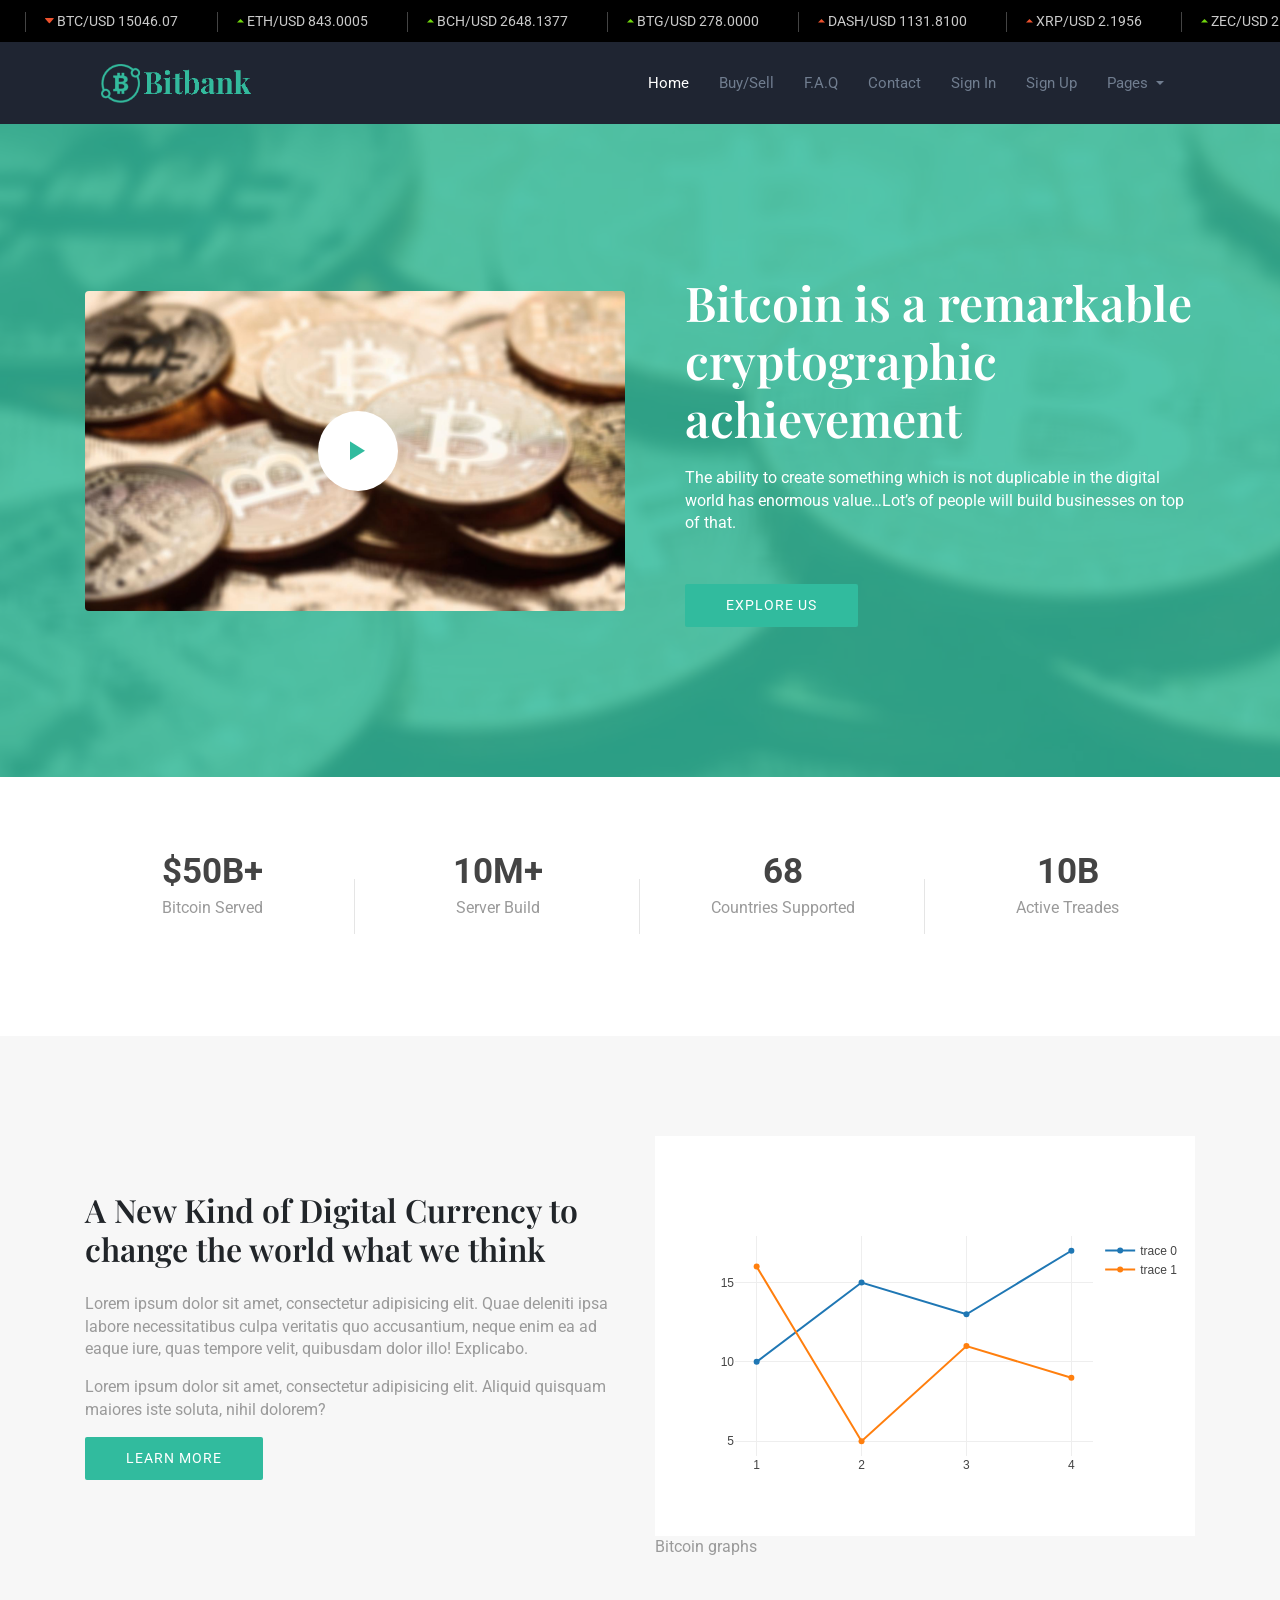
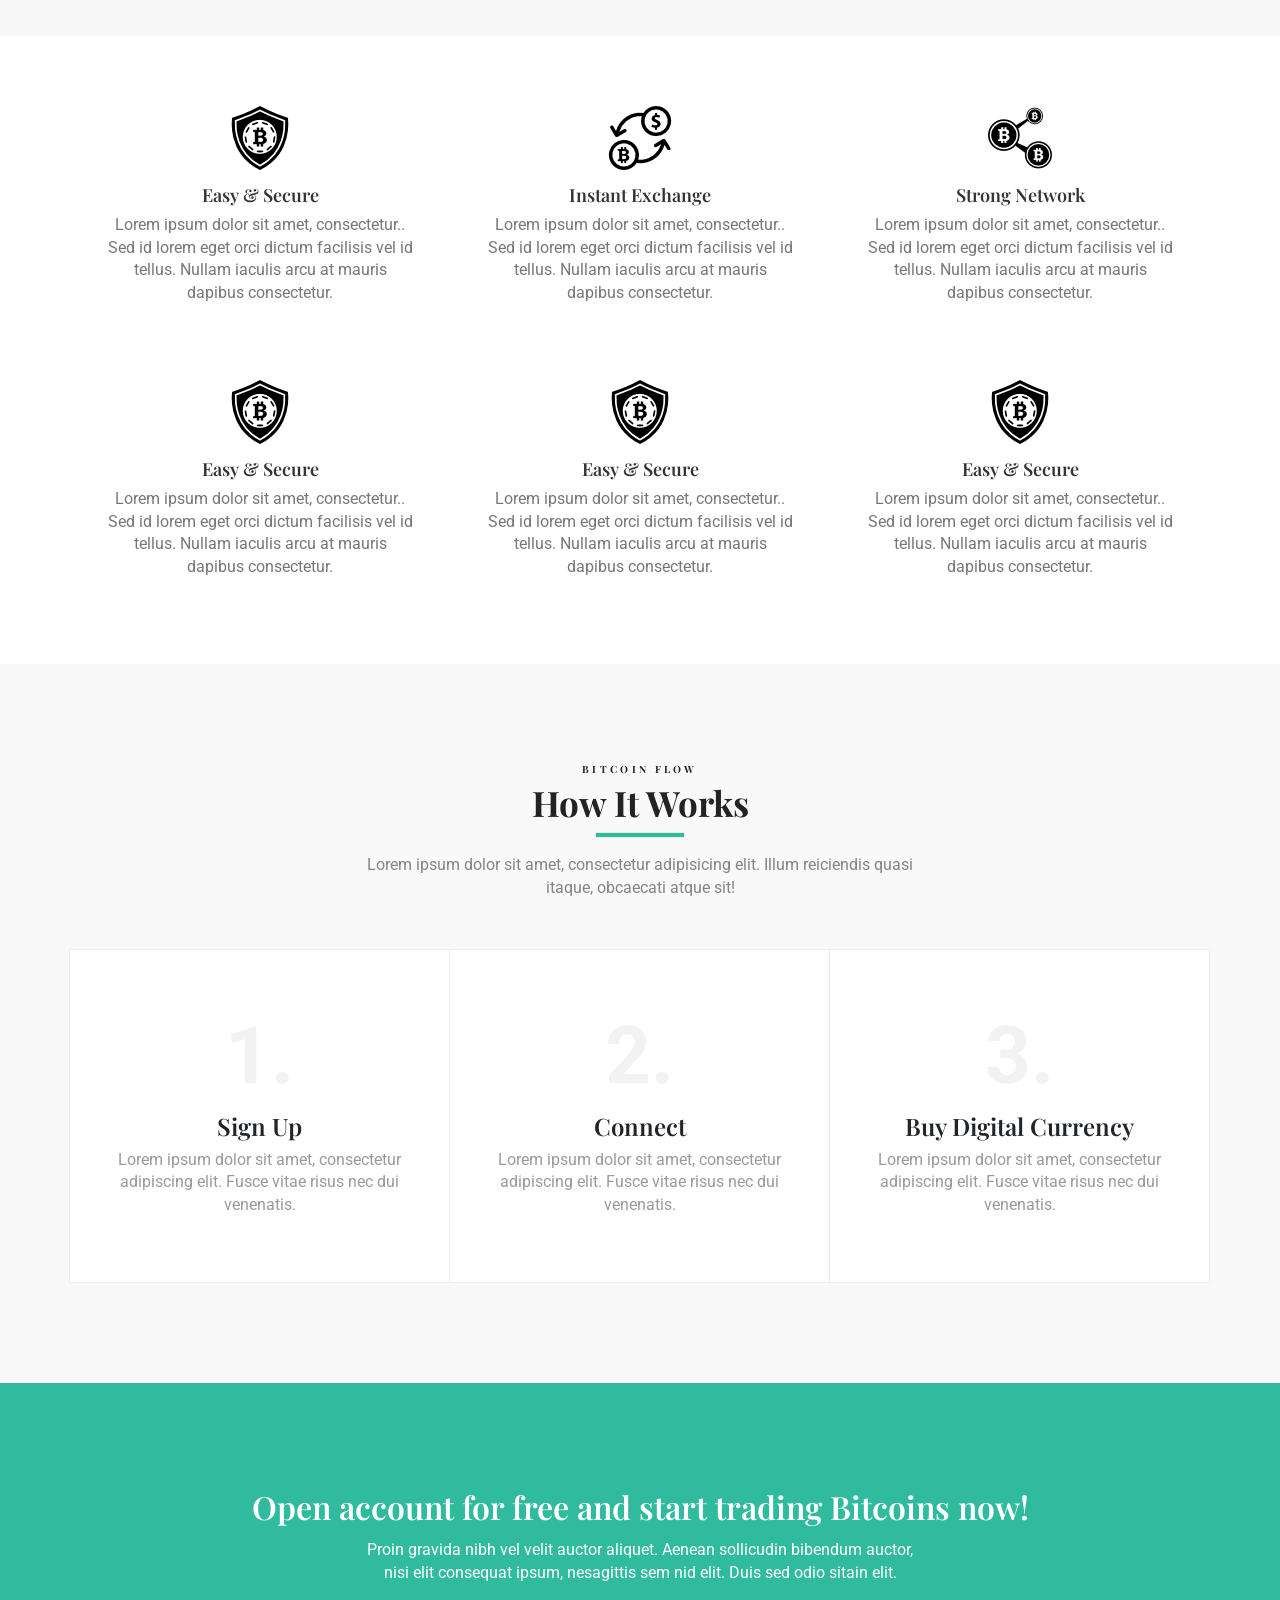
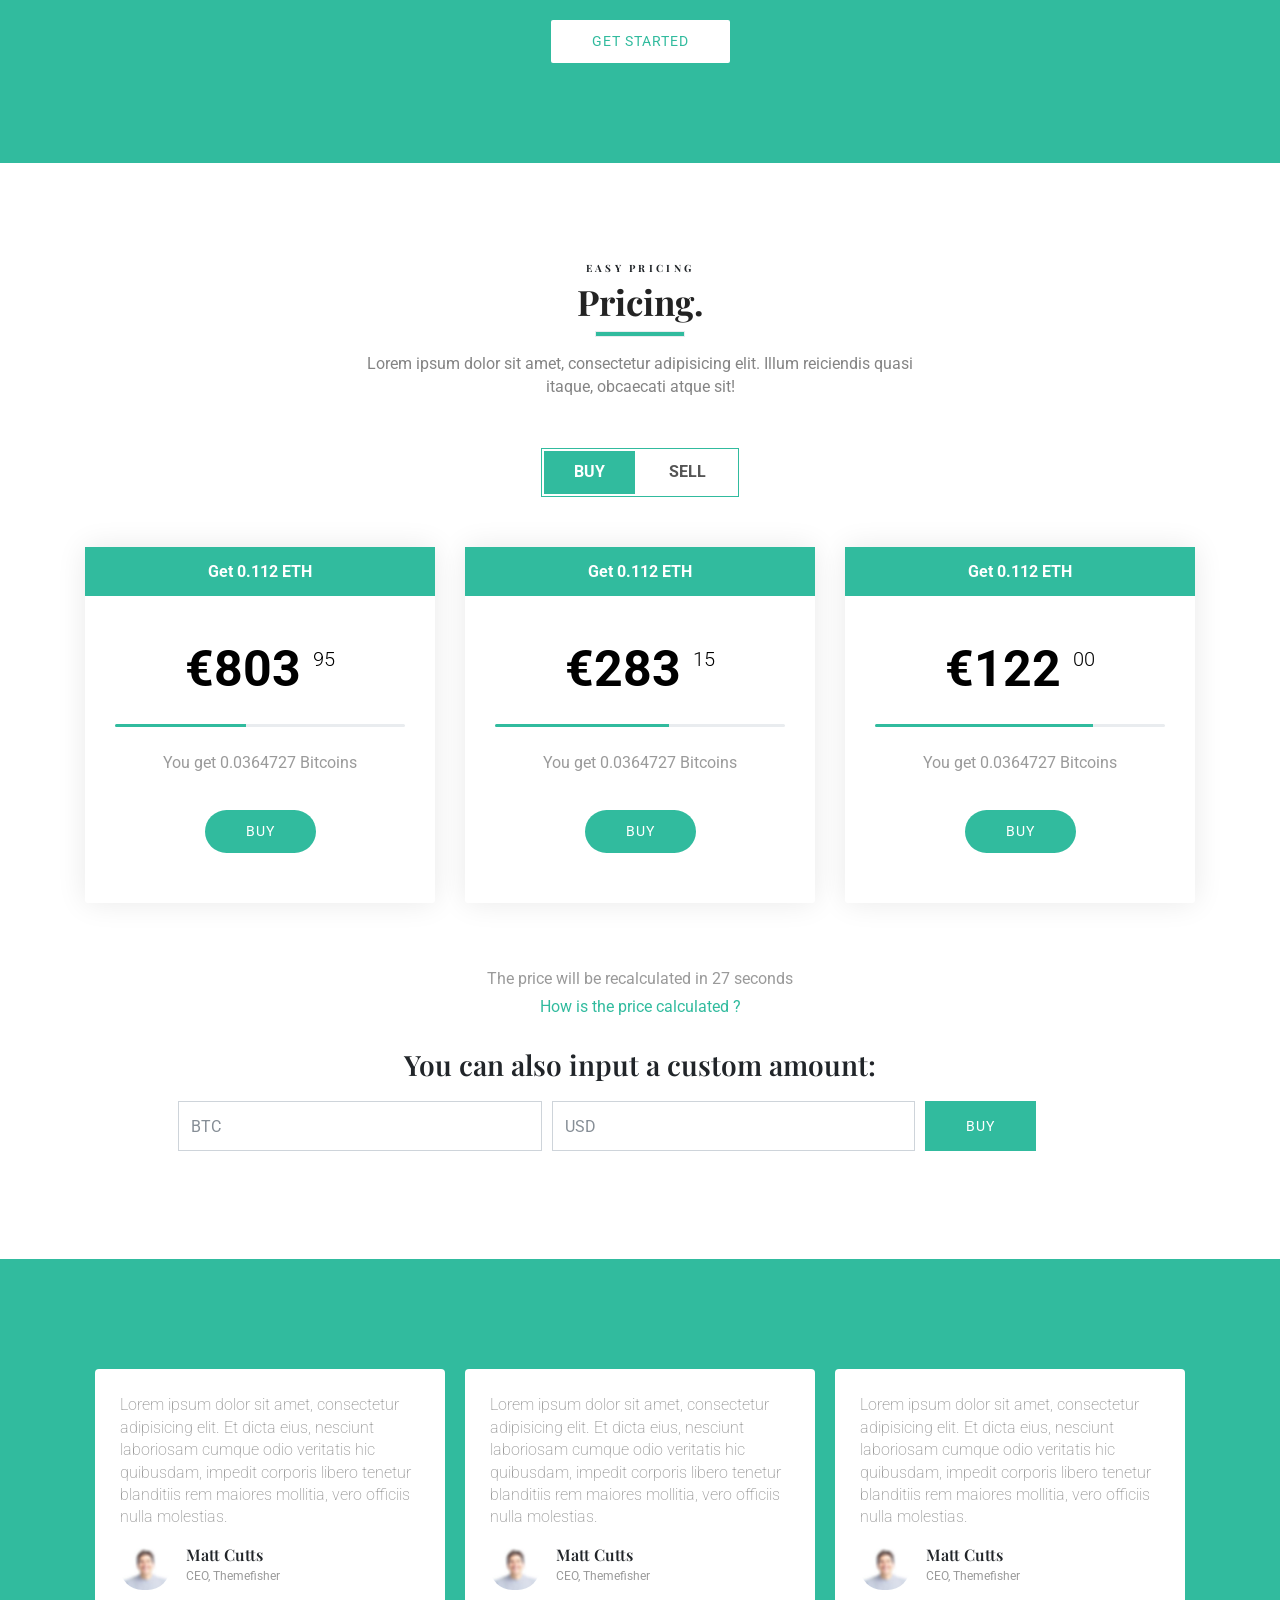
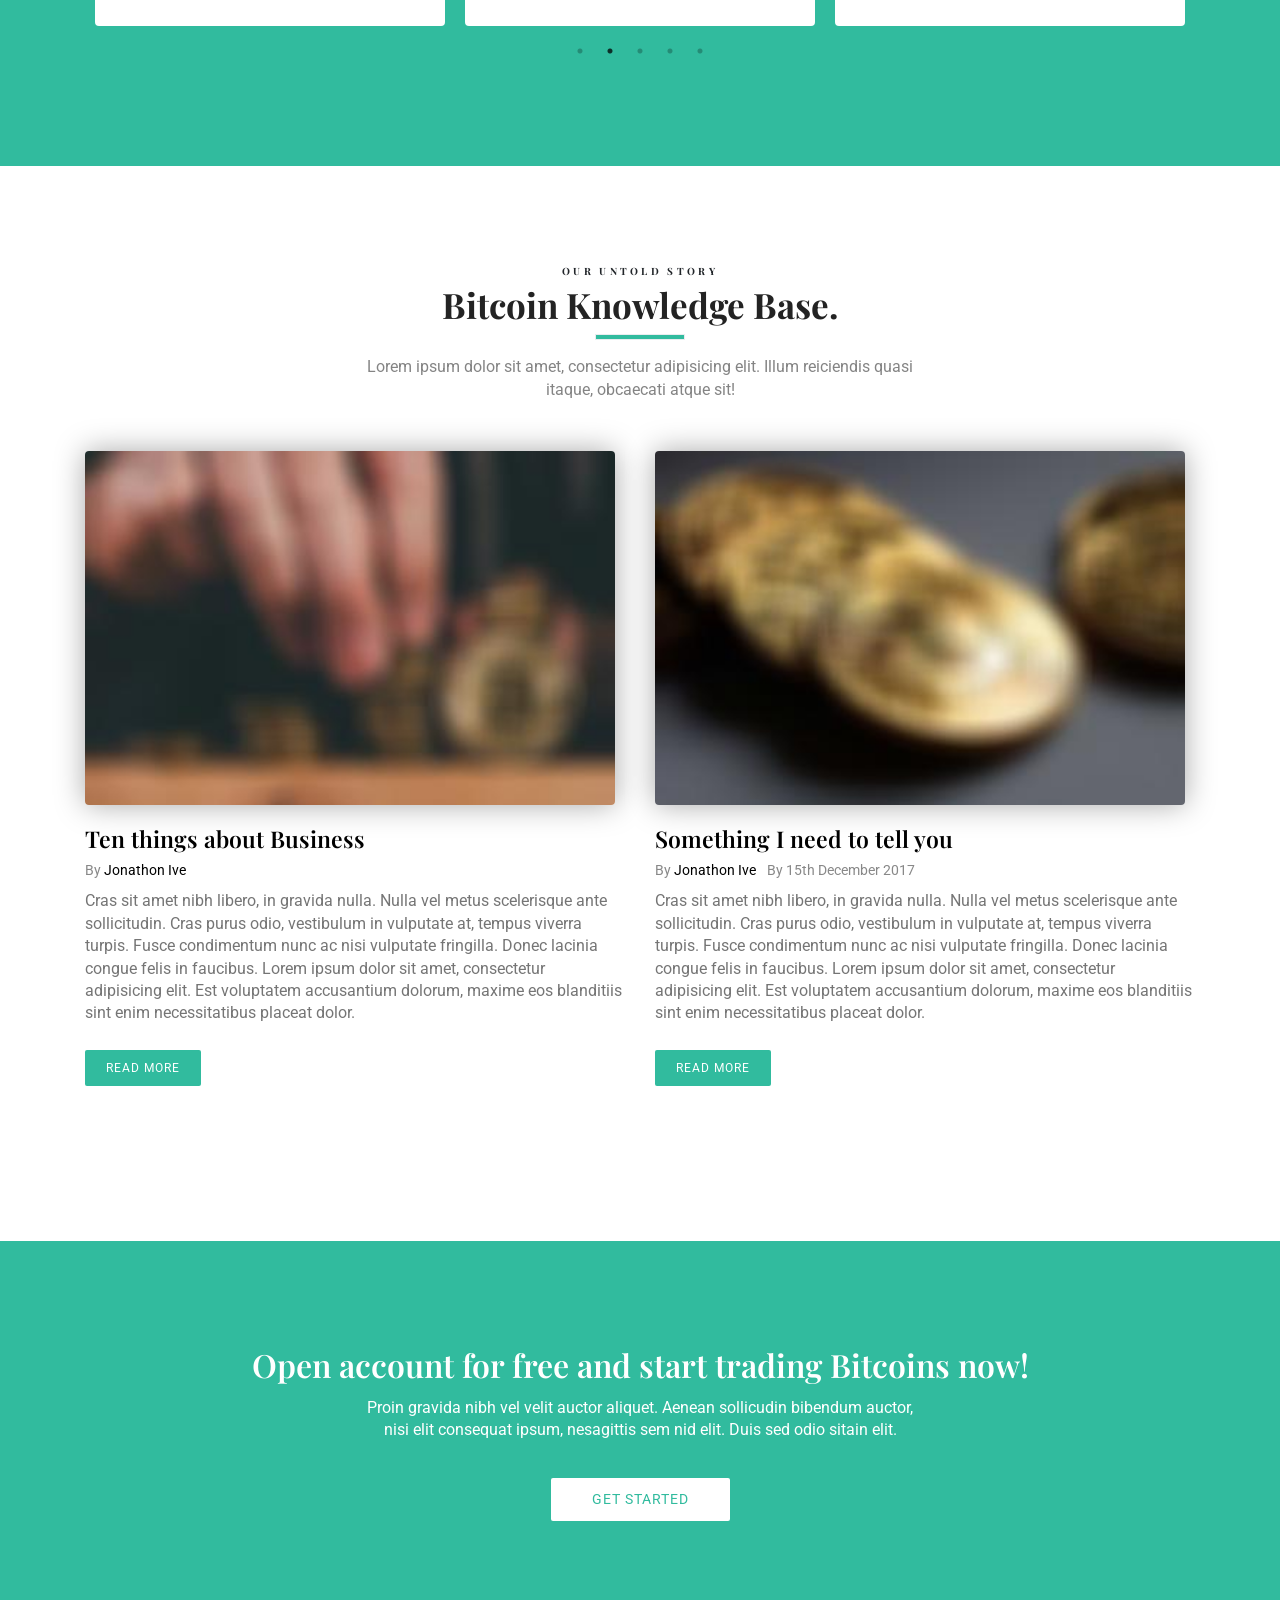
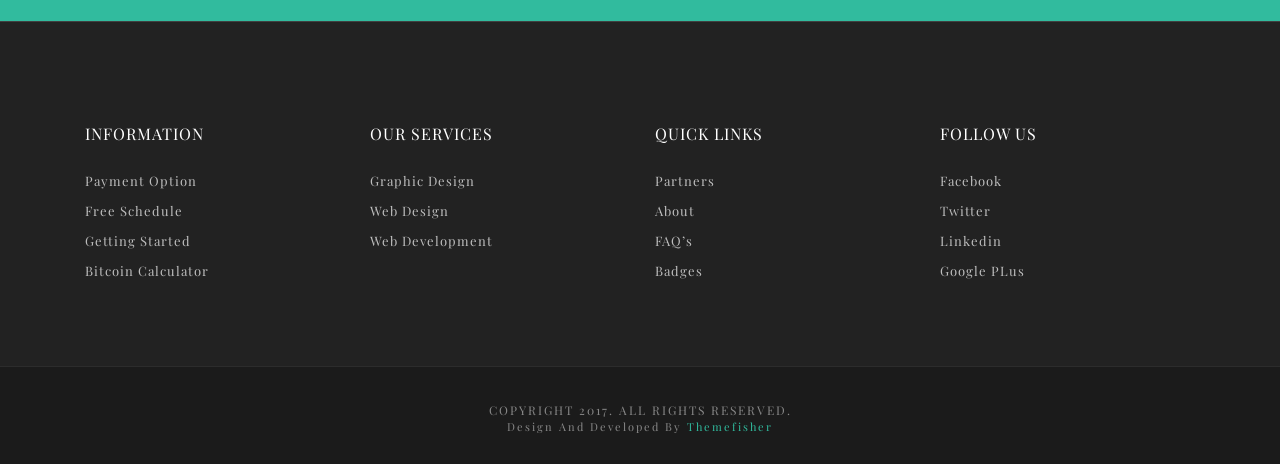
<file: wwwroot/Templates/Bitbank/themes/bitbank/index.html>
<!DOCTYPE html>
<!--[if lt IE 7]>      <html class="no-js lt-ie9 lt-ie8 lt-ie7"> <![endif]-->
<!--[if IE 7]>         <html class="no-js lt-ie9 lt-ie8"> <![endif]-->
<!--[if IE 8]>         <html class="no-js lt-ie9"> <![endif]-->
<!--[if gt IE 8]><!--> 
<html lang="zxx"> <!--<![endif]-->
<head>
  <meta http-equiv="Content-Type" content="text/html; charset=UTF-8">
  <meta name="description" content="Bingo One page parallax responsive HTML Template ">
  
  <meta name="author" content="Themefisher.com">

  <title>Bit-Bank</title>

<!-- Mobile Specific Meta
  ================================================== -->
  <meta name="viewport" content="width=device-width, initial-scale=1">
  
  <!-- Favicon -->
  <link rel="shortcut icon" type="image/x-icon" href="img/favicon.png" />
  
  <!-- CSS
  ================================================== -->
  <!-- Themefisher Icon font -->
  <link rel="stylesheet" href="plugins/themefisher-font.v-2/style.css">
  <!-- bootstrap.min css -->
  <link rel="stylesheet" href="plugins/bootstrap/dist/css/bootstrap.min.css">
  <!-- Slick Carousel -->
  <link rel="stylesheet" href="plugins/slick-carousel/slick/slick.css">
  <link rel="stylesheet" href="plugins/slick-carousel/slick/slick-theme.css">
  <!-- Main Stylesheet -->
  <link rel="stylesheet" href="css/style.css">

  

</head>

<body id="body">

 <!--
  Start Preloader
  ==================================== -->
  <div id="preloader">
    <div class="preloader">
      <div class="sk-circle1 sk-child"></div>
      <div class="sk-circle2 sk-child"></div>
      <div class="sk-circle3 sk-child"></div>
      <div class="sk-circle4 sk-child"></div>
      <div class="sk-circle5 sk-child"></div>
      <div class="sk-circle6 sk-child"></div>
      <div class="sk-circle7 sk-child"></div>
      <div class="sk-circle8 sk-child"></div>
      <div class="sk-circle9 sk-child"></div>
      <div class="sk-circle10 sk-child"></div>
      <div class="sk-circle11 sk-child"></div>
      <div class="sk-circle12 sk-child"></div>
    </div>
  </div> 
  <!--
  End Preloader
  ==================================== -->


  

<!--
Fixed Navigation
==================================== -->
<section class="top-header">
    <div class="container-fluid">
        <div class="row">
            <div class="col-md-12">
                <ul class="currency-status">
                    <li>
                        <a href="#">
                            <i class="tf-ion-arrow-down-b down-status"></i>
                            <span>BTC/USD</span>
                            <span>15046.07</span>
                        </a>
                    </li>
                    <li>
                        <a href="#">
                            <i class="tf-arrow-dropup up-status"></i>
                            <span>ETH/USD</span>
                            <span >843.0005</span>
                        </a>
                    </li>
                    <li>
                        <a href="#">
                            <i class="tf-arrow-dropup up-status"></i>
                            <span>BCH/USD</span>
                            <span>2648.1377</span>
                        </a>
                    </li>
                    <li>
                        <a href="#">
                            <i class="tf-arrow-dropup up-status"></i>
                            <span>BTG/USD</span>
                            <span>278.0000</span>
                        </a>
                    </li>
                    <li>
                        <a href="#">
                            <i class="tf-arrow-dropup down-status"></i>
                            <span>DASH/USD</span>
                            <span>1131.8100</span>
                        </a>
                    </li>
                    <li>
                        <a href="#">
                            <i class="tf-arrow-dropup down-status"></i>
                            <span>XRP/USD</span>
                            <span>2.1956</span>
                        </a>
                    </li>
                    <li>
                        <a href="#">
                            <i class="tf-arrow-dropup up-status"></i>
                            <span>ZEC/USD</span>
                            <span>2.1956</span>
                        </a>
                    </li>
                </ul>
            </div>
        </div>
    </div>
</section>
<section class="header  navigation">
    <div class="container">
        <div class="row">
            <div class="col-md-12">
                <nav class="navbar navbar-expand-lg">
                    <a class="navbar-brand" href="index.html">
                        <img src="images/logo.png" alt="logo">
                    </a>
                    <button class="navbar-toggler" type="button" data-toggle="collapse" data-target="#navbarSupportedContent" aria-controls="navbarSupportedContent" aria-expanded="false" aria-label="Toggle navigation">
                    <span class="tf-ion-android-menu"></span>
                    </button>
                    <div class="collapse navbar-collapse" id="navbarSupportedContent">
                        <ul class="navbar-nav ml-auto">
                            <li class="nav-item active">
                                <a class="nav-link" href="index.html">Home <span class="sr-only">(current)</span></a>
                            </li>
                            <li class="nav-item">
                                <a class="nav-link" href="pricing.html">Buy/Sell</a>
                            </li>
                            <li class="nav-item">
                                <a class="nav-link" href="faq.html">F.A.Q</a>
                            </li>
                            <li class="nav-item">
                                <a class="nav-link" href="contact.html">Contact</a>
                            </li>
                            <li class="nav-item">
                                <a class="nav-link" href="login.html">Sign In</a>
                            </li>
                            <li class="nav-item">
                                <a class="nav-link" href="signup.html">Sign Up</a>
                            </li>

                            <li class="nav-item dropdown">
                                <a class="nav-link dropdown-toggle" href="#" id="navbarDropdown" role="button" data-toggle="dropdown" aria-haspopup="true" aria-expanded="false">
                                    Pages
                                </a>
                                <div class="dropdown-menu" aria-labelledby="navbarDropdown">
                                    <a class="dropdown-item" href="team.html">Team Page</a>
                                    <a class="dropdown-item" href="404.html">404 Page</a>
                                    <a class="dropdown-item" href="blog.html">Blog Page</a>
                                </div>
                            </li>
                        </ul>
                    </div>
                </nav>
                
            </div>
        </div>
    </div>
</section>

 <!--
Welcome Slider
==================================== -->

<section class="hero-area">
	<div class="container">
		<div class="row">
			<div class="col-lg-6 align-self-center mb-4 mb-lg-0">
				<div class="video-player">
					<img class="img-fluid rounded" src="images/slider/slider-bg-2.jpg" alt="">
					<a class="play-icon">
						<i class="tf-ion-ios-play" data-video="https://www.youtube.com/embed/g3-VxLQO7do?autoplay=1"></i>
					</a>
				</div>
			</div>
			<div class="col-lg-6">
				<div class="block">
					<h2>Bitcoin is a remarkable cryptographic achievement</h2>
					<p>The ability to create something which is not duplicable in the digital world has enormous value…Lot’s of people will build businesses on top of that.</p>
					<ul class="list-inline">
						<li class="list-inline-item">
							<a data-scroll href="#services" class="btn btn-main">Explore Us</a>		
						</li>
					</ul>
				</div>
			</div>
		</div>
	</div>
</section>	

<section class="counter section-sm">
    <div class="container">
        <div class="row">
            <div class="col-md-3 col-3">
                <div class="counters-item">
                    <span>$50B+</span>
                    <p>Bitcoin Served</p>
                </div>
            </div>
            <div class="col-md-3 col-3">
                <div class="counters-item">
                    <span>10M+</span>
                    <p>Server Build</p>
                </div>
            </div>
            <div class="col-md-3 col-3">
                <div class="counters-item">
                    <span>68</span>
                    <p>Countries Supported</p>
                </div>
            </div>
            <div class="col-md-3 col-3">
                <div class="counters-item kill-border">
                    <span>10B</span>
                    <p>Active Treades</p>
                </div>
            </div>
        </div>
    </div>
</section>

<!--
Start About Section
==================================== -->
<section class="about-2 section bg-gray" id="about">
	<div class="container">
		<div class="row">
			<div class="col-12 col-md-6 align-self-center mb-4 mb-md-0">
                <div class="align-self-center">
    				<h2>A New Kind of Digital Currency to change the world what we think</h2>
    				<p>Lorem ipsum dolor sit amet, consectetur adipisicing elit. Quae deleniti ipsa labore necessitatibus culpa veritatis quo accusantium, neque enim ea ad eaque iure, quas tempore velit, quibusdam dolor illo! Explicabo.</p>
    				<p>Lorem ipsum dolor sit amet, consectetur adipisicing elit. Aliquid quisquam maiores iste soluta, nihil dolorem?</p>
                    <a href="#" class="btn btn-main">Learn More</a>
                </div>
            </div>
            <div class="col-12 col-md-6">
                <div id="myDiv" class="bitcoin-graph">
                    <p>Bitcoin graphs</p>
				</div>
			</div> 		
		</div>
	</div>
</section>

<section class="services section-xs"  id="services">
	<div class="container">
		<div class="row">
			<!-- Single Service Item -->
			<div class="col-md-4 col-sm-6 col-xs-12" >
				<div class="service-block color-bg text-center">
					<div class="service-icon text-center">
						<img src="images/icons/bitcoin-safety-shield.png" alt="">
					</div>
					<h3>Easy & Secure</h3>
					<p>Lorem ipsum dolor sit amet, consectetur.. Sed id lorem eget orci dictum facilisis vel id tellus. Nullam iaculis arcu at mauris dapibus consectetur.</p>
				</div>
			</div>
			<!-- End Single Service Item -->
			
			<!-- Single Service Item -->
			<div class="col-md-4 col-sm-6 col-xs-12" >
				<div class="service-block text-center">
					<div class="service-icon text-center">
						<img src="images/icons/bitcoin-exchange.png" alt="">
					</div>
					<h3>Instant Exchange</h3>
					<p>Lorem ipsum dolor sit amet, consectetur.. Sed id lorem eget orci dictum facilisis vel id tellus. Nullam iaculis arcu at mauris dapibus consectetur.</p>
				</div>
			</div>
			<!-- End Single Service Item -->
			
			<!-- Single Service Item -->
			<div class="col-md-4 col-sm-6 col-xs-12 mx-auto"  >
				<div class="service-block color-bg text-center">
					<div class="service-icon text-center">
						<img src="images/icons/bitcoin-network.png" alt="">
					</div>
					<h3>Strong Network</h3>
					<p>Lorem ipsum dolor sit amet, consectetur.. Sed id lorem eget orci dictum facilisis vel id tellus. Nullam iaculis arcu at mauris dapibus consectetur.</p>
				</div>
			</div>
            <!-- Single Service Item -->
            <div class="col-md-4 col-sm-6 col-xs-12" >
                <div class="service-block color-bg text-center">
                    <div class="service-icon text-center">
                        <img src="images/icons/bitcoin-safety-shield.png" alt="">
                    </div>
                    <h3>Easy & Secure</h3>
                    <p>Lorem ipsum dolor sit amet, consectetur.. Sed id lorem eget orci dictum facilisis vel id tellus. Nullam iaculis arcu at mauris dapibus consectetur.</p>
                </div>
            </div>
            <!-- End Single Service Item -->
            <!-- Single Service Item -->
            <div class="col-md-4 col-sm-6 col-xs-12" >
                <div class="service-block color-bg text-center">
                    <div class="service-icon text-center">
                        <img src="images/icons/bitcoin-safety-shield.png" alt="">
                    </div>
                    <h3>Easy & Secure</h3>
                    <p>Lorem ipsum dolor sit amet, consectetur.. Sed id lorem eget orci dictum facilisis vel id tellus. Nullam iaculis arcu at mauris dapibus consectetur.</p>
                </div>
            </div>
            <!-- End Single Service Item -->
            <!-- Single Service Item -->
            <div class="col-md-4 col-sm-6 col-xs-12" >
                <div class="service-block color-bg text-center">
                    <div class="service-icon text-center">
                        <img src="images/icons/bitcoin-safety-shield.png" alt="">
                    </div>
                    <h3>Easy & Secure</h3>
                    <p>Lorem ipsum dolor sit amet, consectetur.. Sed id lorem eget orci dictum facilisis vel id tellus. Nullam iaculis arcu at mauris dapibus consectetur.</p>
                </div>
            </div>
            <!-- End Single Service Item -->
		</div> 		<!-- End row -->
	</div>   	<!-- End container -->
</section>   <!-- End section -->
			
			
			

<!--
Start About Section
==================================== -->
<section class="service-2 section bg-gray">
  <div class="container">
    <div class="row">
      <div class="col">
        <div class="title text-center">
          <h4>Bitcoin flow</h4>
          <h2>How It Works</h2>
          <span class="border"></span>
          <p>Lorem ipsum dolor sit amet, consectetur adipisicing elit. Illum reiciendis quasi itaque, obcaecati atque sit!</p>
        </div>
      </div>
    </div>
    <div class="row">
      <div class="col-md-4 p-0">
        <div class="service-item text-center">
            <span class="count">1.</span>
            <h4>Sign Up</h4>
            <p>Lorem ipsum dolor sit amet, consectetur adipiscing elit. Fusce vitae risus nec dui venenatis.</p>
        </div>
      </div>
      <div class="col-md-4 p-0">
        <div class="service-item text-center">
          <span class="count">2.</span>
          <h4>Connect</h4>
          <p>Lorem ipsum dolor sit amet, consectetur adipiscing elit. Fusce vitae risus nec dui venenatis.</p>
        </div>
      </div>
      <div class="col-md-4 p-0">
        <div class="service-item text-center">
          <span class="count">3.</span>
          <h4>Buy Digital Currency</h4>
          <p>Lorem ipsum dolor sit amet, consectetur adipiscing elit. Fusce vitae risus nec dui venenatis.</p>
        </div>
      </div>
    </div>    <!-- End row -->
  </div>    <!-- End container -->
</section>   <!-- End section -->

<!--
Start Call To Action
==================================== -->
<section class="call-to-action section-sm">
	<div class="container">
		<div class="row">
			<div class="col-md-12 text-center">
				<h2>Open account for free and start trading Bitcoins now!</h2>
				<p>Proin gravida nibh vel velit auctor aliquet. Aenean sollicudin bibendum auctor, <br> nisi elit consequat ipsum, nesagittis sem nid elit. Duis sed odio sitain elit.</p>
				<a href="" class="btn btn-main">Get Started</a>
			</div>
		</div> 		<!-- End row -->
	</div>   	<!-- End container -->
</section>   <!-- End section -->

<!-- Start Pricing section
		=========================================== -->
<section class="pricing-table section" id="pricing">
    <div class="container">
        <div class="row">
            <div class="col">
                <div class="title text-center">
                    <h4>Easy Pricing</h4>
                    <h2>Pricing.</h2>
                    <span class="border"></span>
                    <p>Lorem ipsum dolor sit amet, consectetur adipisicing elit. Illum reiciendis quasi itaque,
                        obcaecati atque sit!</p>
                </div>
            </div>
        </div>
        <div class="row">
            <div class="col-md-12 text-center">
                <ul class="nav nav-pills mb-6 pricing-tab justify-content-center" id="pills-tab" role="tablist">
                    <li class="nav-item">
                        <a class="nav-link active" id="pills-home-tab" data-toggle="pill" href="#pills-home" role="tab"
                            aria-controls="pills-home" aria-selected="true">Buy</a>
                    </li>
                    <li class="nav-item">
                        <a class="nav-link" id="pills-profile-tab" data-toggle="pill" href="#pills-profile" role="tab"
                            aria-controls="pills-profile" aria-selected="false">Sell</a>
                    </li>
                </ul>
            </div>
        </div>
        <div class="row">
            <div class="col-md-12">
                <div class="tab-content" id="pills-tabContent">
                    <div class="tab-pane fade show active" id="pills-home" role="tabpanel" aria-labelledby="pills-home-tab">
                        <div class="row">
                            <div class="col-md-4 col-sm-6 col-xs-12">
                                <div class="pricing-item">
                                    <h3>Get 0.112 ETH</h3>
                                    <div class="pricing-body">
                                        <div class="price">
                                            <span>€803</span>
                                            <span class="sup">95</span>
                                        </div>
                                        <div class="progress" data-percent="45%">
                                            <div class="progress-bar"></div>
                                        </div>
                                        <p>You get 0.0364727 Bitcoins</p>
                                        <a class="btn btn-main" href="#">Buy</a>
                                    </div>
                                </div>
                            </div>
                            <div class="col-md-4 col-sm-6 col-xs-12">
                                <div class="pricing-item">
                                    <h3>Get 0.112 ETH</h3>
                                    <div class="pricing-body">
                                        <div class="price">
                                            <span>€283</span>
                                            <span class="sup">15</span>
                                        </div>
                                        <div class="progress" data-percent="60%">
                                            <div class="progress-bar"></div>
                                        </div>
                                        <p>You get 0.0364727 Bitcoins</p>
                                        <a class="btn btn-main" href="#">Buy</a>
                                    </div>
                                </div>
                            </div>
                            <div class="col-md-4 col-sm-6 col-xs-12">
                                <div class="pricing-item">
                                    <h3>Get 0.112 ETH</h3>
                                    <div class="pricing-body">
                                        <div class="price">
                                            <span>€122</span>
                                            <span class="sup">00</span>
                                        </div>
                                        <div class="progress" data-percent="75%">
                                            <div class="progress-bar"></div>
                                        </div>
                                        <p>You get 0.0364727 Bitcoins</p>
                                        <a class="btn btn-main" href="#">Buy</a>
                                    </div>
                                </div>
                            </div>
                        </div>
                    </div>
                    <div class="tab-pane fade" id="pills-profile" role="tabpanel" aria-labelledby="pills-profile-tab">
                        <div class="row">
                            <div class="col-md-4 col-sm-6 col-xs-12">
                                <div class="pricing-item">
                                    <h3>Get 0.112 ETH</h3>
                                    <div class="pricing-body">
                                        <div class="price">
                                            <span>€803</span>
                                            <span class="sup">95</span>
                                        </div>
                                        <div class="progress" data-percent="45%">
                                            <div class="progress-bar"></div>
                                        </div>
                                        <p>You get 0.0364727 Bitcoins</p>
                                        <a class="btn btn-main" href="#">Sell</a>
                                    </div>
                                </div>
                            </div>
                            <div class="col-md-4 col-sm-6 col-xs-12">
                                <div class="pricing-item">
                                    <h3>Get 0.112 ETH</h3>
                                    <div class="pricing-body">
                                        <div class="price">
                                            <span>€283</span>
                                            <span class="sup">15</span>
                                        </div>
                                        <div class="progress" data-percent="60%">
                                            <div class="progress-bar"></div>
                                        </div>
                                        <p>You get 0.0364727 Bitcoins</p>
                                        <a class="btn btn-main" href="#">Sell</a>
                                    </div>
                                </div>
                            </div>
                            <div class="col-md-4 col-sm-6 col-xs-12">
                                <div class="pricing-item">
                                    <h3>Get 0.112 ETH</h3>
                                    <div class="pricing-body">
                                        <div class="price">
                                            <span>€122</span>
                                            <span class="sup">00</span>
                                        </div>
                                        <div class="progress" data-percent="75%">
                                            <div class="progress-bar"></div>
                                        </div>
                                        <p>You get 0.0364727 Bitcoins</p>
                                        <a class="btn btn-main" href="#">Sell</a>
                                    </div>
                                </div>
                            </div>
                        </div>
                    </div>
                </div>
            </div>
        </div>
        <div class="row">
            <div class="col-md-12">
                <div class="custom-pricing text-center mt-30">
                    <p>The price will be recalculated in 27 seconds</p>
                    <p><a href="">How is the price calculated ?</a></p>
                </div>
            </div>
        </div>
        <form class="custom-pricing-form">
            <h3 class="text-center">You can also input a custom amount:</h3>
            <div class="form-row justify-content-center">
                <div class="col-md-4">
                    <input type="text" class="form-control mb-2" id="inlineFormInput" placeholder="BTC">
                </div>
                <div class="col-md-4">
                    <input type="text" class="form-control mb-2" id="inlineFormInput2" placeholder="USD">
                </div>
                <div class="col-md-2">
                    <button type="submit" class="btn btn-main mb-2">Buy</button>
                </div>
            </div>
        </form>
    </div> <!-- End container -->
</section> <!-- End section -->

<!-- Start Testimonial
=========================================== -->
		
	<section class="testimonial section" id="testimonial">
		<div class="container">
			<div class="row">				
				<div class="col-lg-12">
					<!-- testimonial wrapper -->
					<div class="testimonial-slider">
						<!-- testimonial single -->
						<div class="item">
                            <div class="block">
    							<!-- client info -->
    							<div class="client-details">
    								<p>Lorem ipsum dolor sit amet, consectetur adipisicing elit. Et dicta eius, nesciunt laboriosam cumque odio veritatis hic quibusdam, impedit corporis libero tenetur blanditiis rem maiores mollitia, vero officiis nulla molestias.</p>
    							</div>
    							<!-- /client info -->
    							<!-- client photo -->
                                <div class="media client-meta">
                                  <img class="mr-3 client-thumb" src="images/client-logo/clients-1.jpg" alt="Generic placeholder image">
                                  <div class="media-body">
                                    <h4 class="mt-0">Matt Cutts</h4>
                                    <p>CEO, Themefisher</p>
                                  </div>
                                </div>
    							
    							<!-- /client photo -->
                            </div>
						</div>
						<!-- /testimonial single -->
                        <!-- testimonial single -->
                        <div class="item">
                            <div class="block">
                                <!-- client info -->
                                <div class="client-details">
                                    <p>Lorem ipsum dolor sit amet, consectetur adipisicing elit. Et dicta eius, nesciunt laboriosam cumque odio veritatis hic quibusdam, impedit corporis libero tenetur blanditiis rem maiores mollitia, vero officiis nulla molestias.</p>
                                </div>
                                <!-- /client info -->
                                <!-- client photo -->
                                <div class="media client-meta">
                                  <img class="mr-3 client-thumb" src="images/client-logo/clients-1.jpg" alt="Generic placeholder image">
                                  <div class="media-body">
                                    <h4 class="mt-0">Matt Cutts</h4>
                                    <p>CEO, Themefisher</p>
                                  </div>
                                </div>
                                
                                <!-- /client photo -->
                            </div>
                        </div>
                        <!-- /testimonial single -->
                        <!-- testimonial single -->
                        <div class="item">
                            <div class="block">
                                <!-- client info -->
                                <div class="client-details">
                                    <p>Lorem ipsum dolor sit amet, consectetur adipisicing elit. Et dicta eius, nesciunt laboriosam cumque odio veritatis hic quibusdam, impedit corporis libero tenetur blanditiis rem maiores mollitia, vero officiis nulla molestias.</p>
                                </div>
                                <!-- /client info -->
                                <!-- client photo -->
                                <div class="media client-meta">
                                  <img class="mr-3 client-thumb" src="images/client-logo/clients-1.jpg" alt="Generic placeholder image">
                                  <div class="media-body">
                                    <h4 class="mt-0">Matt Cutts</h4>
                                    <p>CEO, Themefisher</p>
                                  </div>
                                </div>
                                
                                <!-- /client photo -->
                            </div>
                        </div>
                        <!-- /testimonial single -->
                        <!-- testimonial single -->
                        <div class="item">
                            <div class="block">
                                <!-- client info -->
                                <div class="client-details">
                                    <p>Lorem ipsum dolor sit amet, consectetur adipisicing elit. Et dicta eius, nesciunt laboriosam cumque odio veritatis hic quibusdam, impedit corporis libero tenetur blanditiis rem maiores mollitia, vero officiis nulla molestias.</p>
                                </div>
                                <!-- /client info -->
                                <!-- client photo -->
                                <div class="media client-meta">
                                  <img class="mr-3 client-thumb" src="images/client-logo/clients-1.jpg" alt="Generic placeholder image">
                                  <div class="media-body">
                                    <h4 class="mt-0">Matt Cutts</h4>
                                    <p>CEO, Themefisher</p>
                                  </div>
                                </div>
                                
                                <!-- /client photo -->
                            </div>
                        </div>
                        <!-- /testimonial single -->
                        <!-- testimonial single -->
                        <div class="item">
                            <div class="block">
                                <!-- client info -->
                                <div class="client-details">
                                    <p>Lorem ipsum dolor sit amet, consectetur adipisicing elit. Et dicta eius, nesciunt laboriosam cumque odio veritatis hic quibusdam, impedit corporis libero tenetur blanditiis rem maiores mollitia, vero officiis nulla molestias.</p>
                                </div>
                                <!-- /client info -->
                                <!-- client photo -->
                                <div class="media client-meta">
                                  <img class="mr-3 client-thumb" src="images/client-logo/clients-1.jpg" alt="Generic placeholder image">
                                  <div class="media-body">
                                    <h4 class="mt-0">Matt Cutts</h4>
                                    <p>CEO, Themefisher</p>
                                  </div>
                                </div>
                                
                                <!-- /client photo -->
                            </div>
                        </div>
                        <!-- /testimonial single -->
					</div>
				</div> 		<!-- end col lg 12 -->
			</div>	    <!-- End row -->
		</div>       <!-- End container -->
	</section>    <!-- End Section -->

<!--
Start Blog Section
=========================================== -->
<section class="blog section" id="blog">
	<div class="container">
		<div class="row">
			<div class="col">
				<div class="title text-center">
					<h4>Our untold story</h4>
					<h2>Bitcoin Knowledge Base.</h2>
					<span class="border"></span>
					<p>Lorem ipsum dolor sit amet, consectetur adipisicing elit. Illum reiciendis quasi itaque, obcaecati atque sit!</p>
				</div>
			</div>
		</div>
		<div class="row">
			<!-- single blog post -->
			<article class="col-12 col-md-6" >
				<div class="post-item">
					<div class="post-thumb">
					  	<img class="img-fluid shadow rounded" src="images/blog/post-1.jpg" alt="Generic placeholder image">
					</div>
			  		<div class="post-title">
				    	<h3 class="mt-0"><a href="">Ten things about Business</a></h3>
			  		</div>
			  		<div class="post-meta">
			  			<span>By</span> <a href="" class="">Jonathon Ive</a>
			  		</div>
			  		<div class="post-content">
					    <p>Cras sit amet nibh libero, in gravida nulla. Nulla vel metus scelerisque ante sollicitudin. Cras purus odio, vestibulum in vulputate at, tempus viverra turpis. Fusce condimentum nunc ac nisi vulputate fringilla. Donec lacinia congue felis in faucibus. Lorem ipsum dolor sit amet, consectetur adipisicing elit. Est voluptatem accusantium dolorum, maxime eos blanditiis sint enim necessitatibus placeat dolor.</p>
			  		</div>
				    <a class="btn btn-main" href="#">Read more</a>
				</div>
			</article>
			<!-- /single blog post -->
			
			<!-- single blog post -->
				<article class="col-12 col-md-6" >
					<div class="post-item">
						<div class="post-thumb">
						  	<img class="img-fluid shadow rounded" src="images/blog/post-2.jpg" alt="Generic placeholder image">
						</div>
				  		<div class="post-title">
					    	<h3 class="mt-0"><a href="">Something I need to tell you</a></h3>
				  		</div>
				  		<div class="post-meta">
				  			<ul class="list-inline">
				  				<li class="list-inline-item">
				  					<span>By</span> <a href="" class="">Jonathon Ive</a>		
				  				</li>
				  				<li class="list-inline-item">
				  					<span>By</span> <span> 15th December 2017</span>		
				  				</li>
							</ul>
				  		</div>
				  		<div class="post-content">
						    <p>Cras sit amet nibh libero, in gravida nulla. Nulla vel metus scelerisque ante sollicitudin. Cras purus odio, vestibulum in vulputate at, tempus viverra turpis. Fusce condimentum nunc ac nisi vulputate fringilla. Donec lacinia congue felis in faucibus. Lorem ipsum dolor sit amet, consectetur adipisicing elit. Est voluptatem accusantium dolorum, maxime eos blanditiis sint enim necessitatibus placeat dolor.</p>
				  		</div>
					    <a class="btn btn-main" href="#">Read more</a>
					</div>
				</article>
			<!-- end single blog post -->
			
		</div> <!-- end row -->
	</div> <!-- end container -->
</section> <!-- end section -->
				

<!--
Start Call To Action
==================================== -->
<section class="call-to-action section-sm">
	<div class="container">
		<div class="row">
			<div class="col-md-12 text-center">
				<h2>Open account for free and start trading Bitcoins now!</h2>
				<p>Proin gravida nibh vel velit auctor aliquet. Aenean sollicudin bibendum auctor, <br> nisi elit consequat ipsum, nesagittis sem nid elit. Duis sed odio sitain elit.</p>
				<a href="" class="btn btn-main">Get Started</a>
			</div>
		</div> 		<!-- End row -->
	</div>   	<!-- End container -->
</section>   <!-- End section -->

<footer id="footer" class="bg-one">
  <div class="top-footer">
    <div class="container">
      <div class="row">
        <div class="col-sm-3 col-md-3 col-lg-3">
          <h3>INFORMATION</h3>
          <ul>
            <li><a href="#">Payment Option</a></li>
            <li><a href="#">Free Schedule</a></li>
            <li><a href="#">Getting Started</a></li>
            <li><a href="#">Bitcoin Calculator</a></li>
          </ul>
        </div>
        <!-- End of .col-sm-3 -->

        <div class="col-sm-3 col-md-3 col-lg-3">
          <h3>Our Services</h3>
          <ul>
            <li><a href="#">Graphic Design</a></li>
            <li><a href="#">Web Design</a></li>
            <li><a href="#">Web Development</a></li>
          </ul>
        </div>
        <!-- End of .col-sm-3 -->

        <div class="col-sm-3 col-md-3 col-lg-3">
          <h3>Quick Links</h3>
          <ul>
            <li><a href="#">Partners</a></li>
            <li><a href="#">About</a></li>
            <li><a href="#">FAQ’s</a></li>
            <li><a href="#">Badges</a></li>
          </ul>
        </div>
        <!-- End of .col-sm-3 -->

        <div class="col-sm-3 col-md-3 col-lg-3">
          <h3>Follow Us</h3>
          <ul>
              <li>
                  <a href="">
                      Facebook
                  </a>
              </li>
              <li>
                  <a href="">
                      Twitter
                  </a>
              </li>
              <li>
                  <a href="">
                      Linkedin
                  </a>
              </li>
              <li>
                  <a href="">
                      Google PLus
                  </a>
              </li>
          </ul>
        </div>
        <!-- End of .col-sm-3 -->

      </div>
    </div> <!-- end container -->
  </div>
  <div class="footer-bottom">
    <h5>Copyright 2017. All rights reserved.</h5>
    <h6>Design and Developed by <a href="">Themefisher</a></h6>
  </div>
</footer> <!-- end footer -->


    <!-- end Footer Area
    ========================================== -->


    
    <!-- 
    Essential Scripts
    =====================================-->
    
    <!-- Main jQuery -->
    <script src="plugins/jquery/dist/jquery.min.js"></script>
    <!-- Bootstrap -->
    <script src="plugins/bootstrap/dist/js/popper.min.js"></script>
    <script src="plugins/bootstrap/dist/js/bootstrap.min.js"></script>
    <!-- Owl Carousel -->
    <script src="plugins/slick-carousel/slick/slick.min.js"></script>
    <script src="https://cdn.plot.ly/plotly-latest.min.js"></script>
    <!-- Smooth Scroll js -->
    <script src="plugins/smooth-scroll/dist/js/smooth-scroll.min.js"></script>
    
    <!-- Custom js -->
    <script src="js/script.js"></script>

  </body>
  </html>
</file>
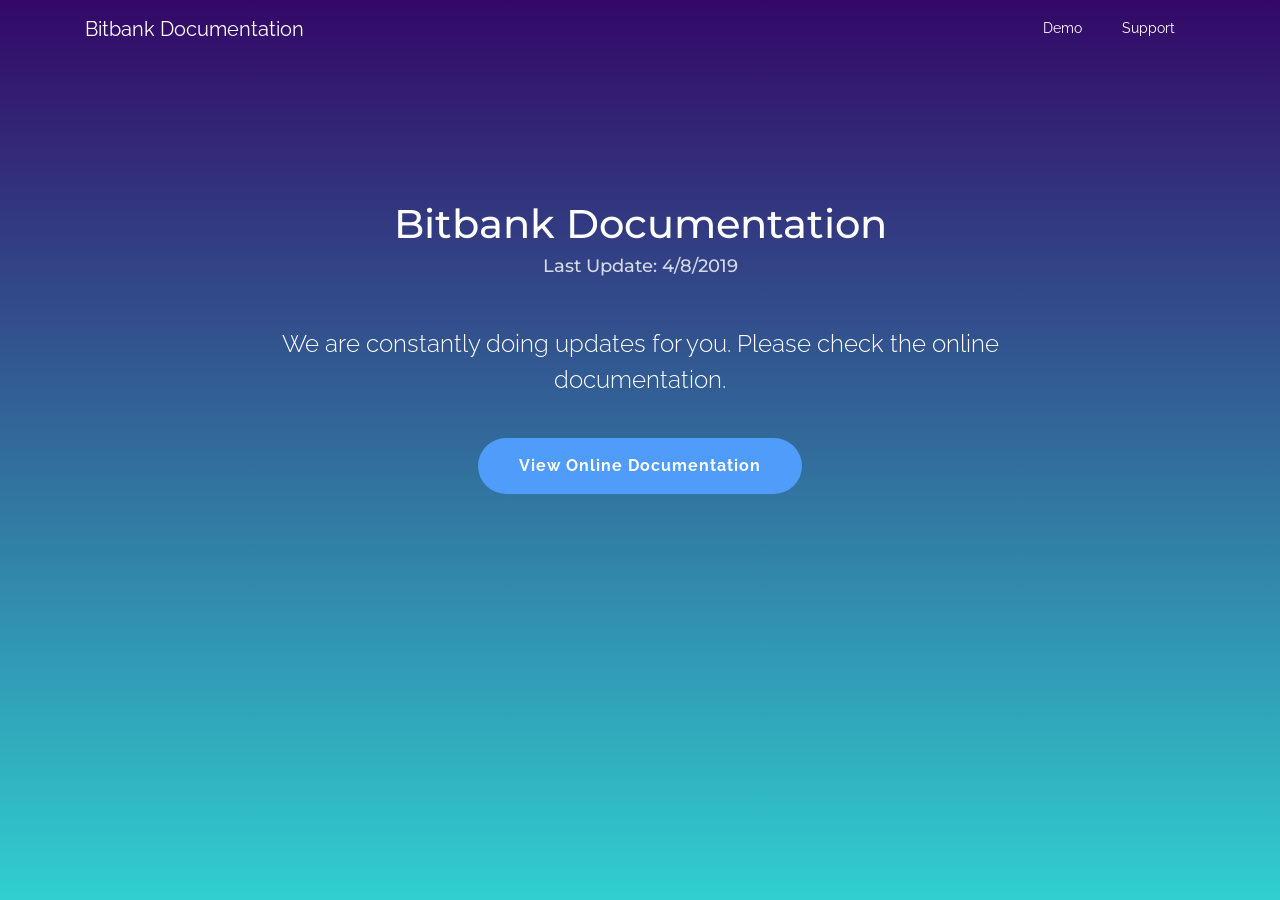
<file: wwwroot/Templates/Bitbank/documentation.html>
<!DOCTYPE html>
<html lang="en">
<head>
	<meta charset="UTF-8">
	<title>Bitbank Documentation</title>
	<!-- Fonts -->
	<link href="https://fonts.googleapis.com/css?family=Montserrat:700|Raleway:300,400" rel="stylesheet">

	<!-- CSS -->
	<link rel="stylesheet" href="https://maxcdn.bootstrapcdn.com/bootstrap/4.0.0-beta/css/bootstrap.min.css" integrity="sha384-/Y6pD6FV/Vv2HJnA6t+vslU6fwYXjCFtcEpHbNJ0lyAFsXTsjBbfaDjzALeQsN6M" crossorigin="anonymous">
	<style type="text/css">
		body{
		  font-family: 'Raleway', sans-serif;
		  font-size: 14px;
		  -webkit-font-smoothing: antialiased;
		}

		h1, h2, h3, h4, h5{
			font-family: 'Montserrat', sans-serif;
		}
		a{
			color: #000;
		}
		a:hover {
		  text-decoration: none;
		  color: #509cfa;
		}

		.banner{
			height:100vh;
		  padding: 200px 0;
		  position: relative;
		}

		.overlay:before {
		  content: '';
		  background-image: linear-gradient(to top, #30cfd0 0%, #330867 100%);
		  position: absolute;
		  top: 0;
		  left: 0;
		  right: 0;
		  bottom: 0;
		}

		.banner h1{
		  color: #FFF;
		}

		.banner h3{
		  color: #FFF;
		  opacity: .8;
		  font-size:18px;
		}

		.banner p{
		  color: #FFF;
		  font-size: 24px;
		  padding: 40px 0;
		  font-weight: 300;
		  width: 70%;
		  margin: 0 auto;
		}

		.navbar-brand{
		  color: #FFF;
		}

		.menu li a {
		  padding:10px 20px!important;
		  color: #FFF;
		}

		.btn-main-rounded{
		  padding: 15px 40px;
		  background: #509cfa;
		  color: #fff;
		  -webkit-border-radius: 100px;
		  border-radius: 100px;
		  font-weight: bold;
		  letter-spacing: 1px;
		}

		.btn-main-rounded:hover{
		  box-shadow: 0 8px 25px 0 rgba(0, 0, 0, 0.11);
		  color: #FFF;
		  transform: translate3d(0,-2px,0);
		}

		.navbar-brand:hover {
			color:#fff;
		}	
	</style>
</head>
<body>
<!-- NavBar -->
<nav class="navbar main-nav fixed-top navbar-expand-lg">
  <div class="container">
      <a class="navbar-brand" href="#" >Bitbank Documentation</a>
      <button class="navbar-toggler" type="button" data-toggle="collapse" data-target="#navbarNav" aria-controls="navbarNav" aria-expanded="false" aria-label="Toggle navigation">
      <span class="navbar-toggler-icon"></span>
      </button>
      <div class="collapse navbar-collapse" id="navbarNav">
      <ul class="navbar-nav ml-auto menu">
      	<li class="nav-item">
          <a class="nav-link" target="_blank" href="http://demo.themefisher.com/themefisher/bitbank/">Demo</a>
        </li>
        <li class="nav-item">
          <a class="nav-link" target="_blank" href="https://themefisher.com/submit-ticket/">Support</a>
        </li>
      </ul>
      </div>
  </div>
</nav>

<!-- Banner -->
<section class="banner bg-1 overlay">
	<div class="container">
		<div class="row">
			<div class="col-12 text-center">
				<h1>Bitbank Documentation</h1>
				<h3>Last Update: 4/8/2019</h3>
				<p>We are constantly doing updates for you. Please check the online documentation.</p>
				<a href="http://documentation.themefisher.com/docs/bitbank/" class="btn btn-main-rounded">View Online Documentation</a>
			</div>
		</div>
	</div>
</section>

</body>
</html>
</file>
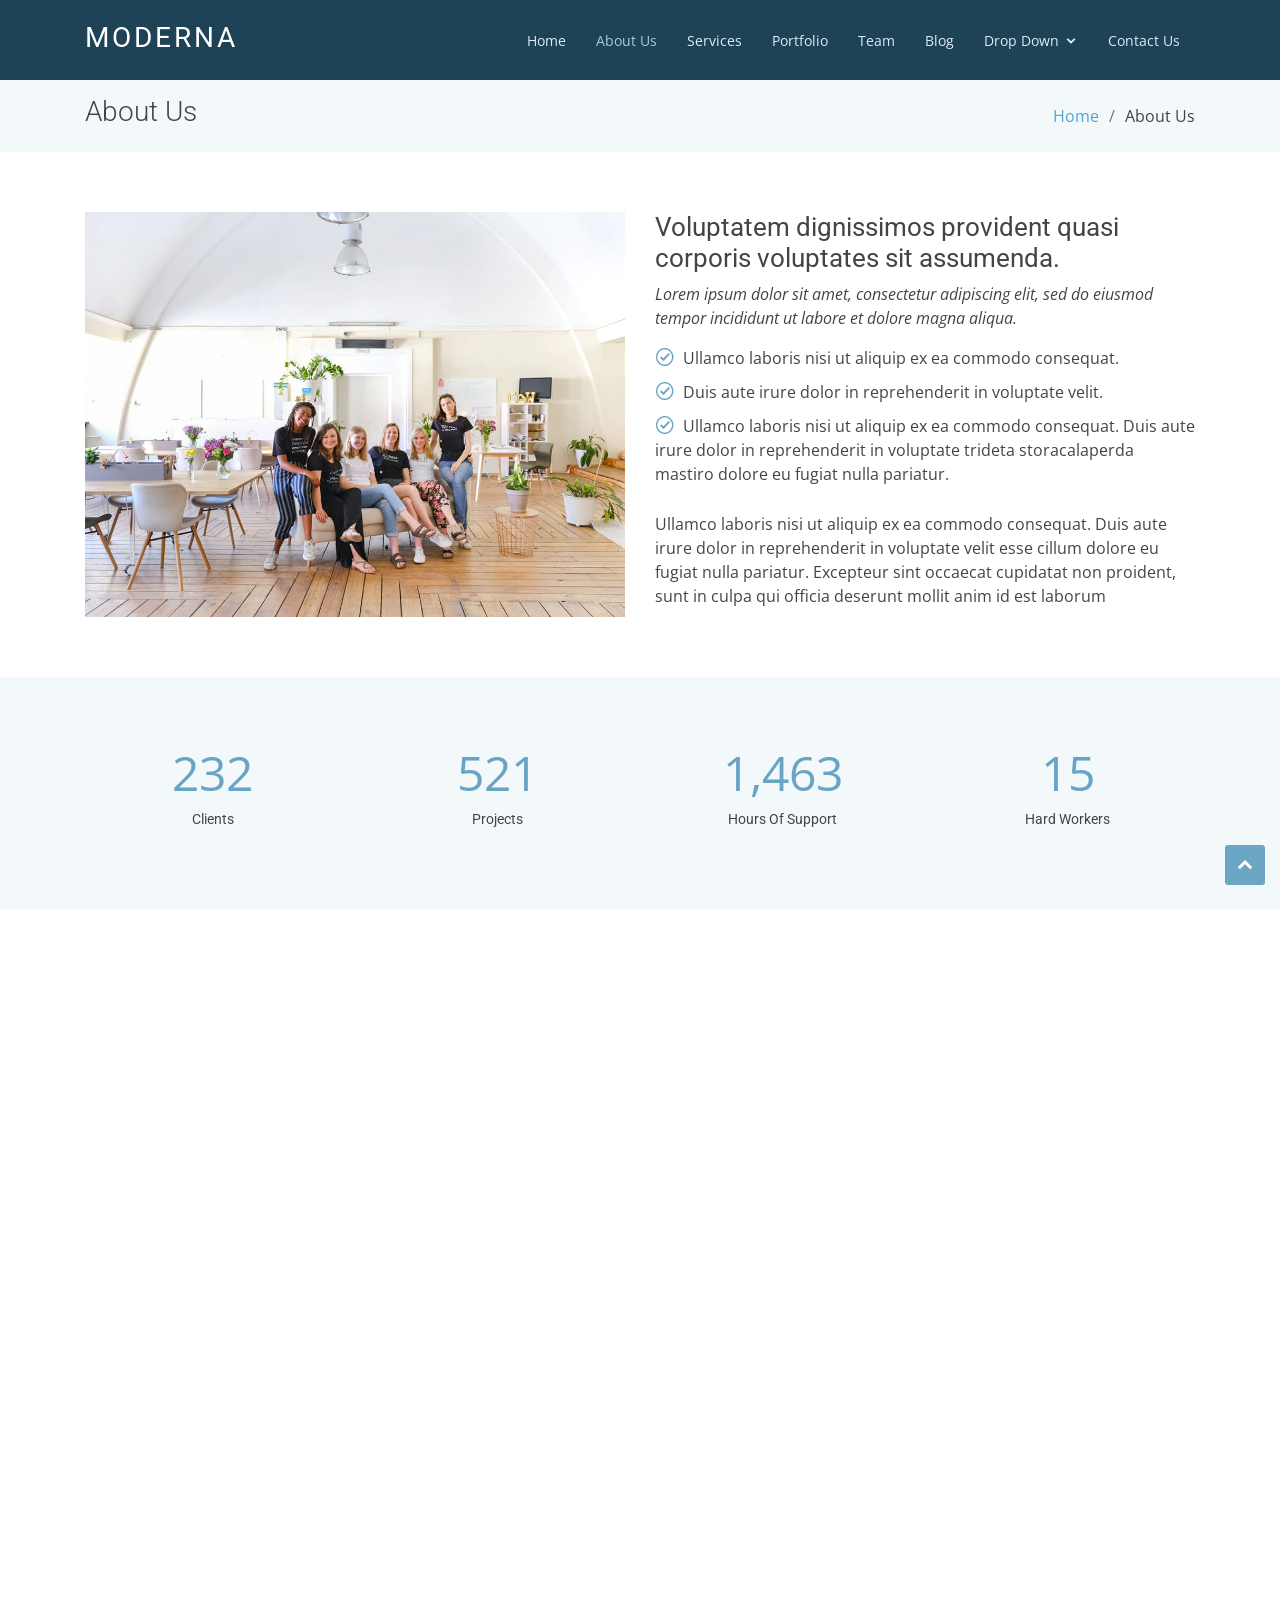
<file: wwwroot/Templates/Moderna/about.html>
<!DOCTYPE html>
<html lang="en">

<head>
  <meta charset="utf-8">
  <meta content="width=device-width, initial-scale=1.0" name="viewport">

  <title>About - Moderna Bootstrap Template</title>
  <meta content="" name="descriptison">
  <meta content="" name="keywords">

  <!-- Favicons -->
  <link href="assets/img/favicon.png" rel="icon">
  <link href="assets/img/apple-touch-icon.png" rel="apple-touch-icon">

  <!-- Google Fonts -->
  <link href="https://fonts.googleapis.com/css?family=Open+Sans:300,300i,400,400i,600,600i,700,700i|Roboto:300,300i,400,400i,500,500i,700,700i&display=swap" rel="stylesheet">

  <!-- Vendor CSS Files -->
  <link href="assets/vendor/bootstrap/css/bootstrap.min.css" rel="stylesheet">
  <link href="assets/vendor/animate.css/animate.min.css" rel="stylesheet">
  <link href="assets/vendor/icofont/icofont.min.css" rel="stylesheet">
  <link href="assets/vendor/boxicons/css/boxicons.min.css" rel="stylesheet">
  <link href="assets/vendor/venobox/venobox.css" rel="stylesheet">
  <link href="assets/vendor/owl.carousel/assets/owl.carousel.min.css" rel="stylesheet">
  <link href="assets/vendor/aos/aos.css" rel="stylesheet">

  <!-- Template Main CSS File -->
  <link href="assets/css/style.css" rel="stylesheet">

  <!-- =======================================================
  * Template Name: Moderna - v2.0.1
  * Template URL: https://bootstrapmade.com/free-bootstrap-template-corporate-moderna/
  * Author: BootstrapMade.com
  * License: https://bootstrapmade.com/license/
  ======================================================== -->
</head>

<body>

  <!-- ======= Header ======= -->
  <header id="header" class="fixed-top ">
    <div class="container">

      <div class="logo float-left">
        <h1 class="text-light"><a href="index.html"><span>Moderna</span></a></h1>
        <!-- Uncomment below if you prefer to use an image logo -->
        <!-- <a href="index.html"><img src="assets/img/logo.png" alt="" class="img-fluid"></a>-->
      </div>

      <nav class="nav-menu float-right d-none d-lg-block">
        <ul>
          <li><a href="index.html">Home</a></li>
          <li class="active"><a href="about.html">About Us</a></li>
          <li><a href="services.html">Services</a></li>
          <li><a href="portfolio.html">Portfolio</a></li>
          <li><a href="team.html">Team</a></li>
          <li><a href="blog.html">Blog</a></li>
          <li class="drop-down"><a href="">Drop Down</a>
            <ul>
              <li><a href="#">Drop Down 1</a></li>
              <li class="drop-down"><a href="#">Drop Down 2</a>
                <ul>
                  <li><a href="#">Deep Drop Down 1</a></li>
                  <li><a href="#">Deep Drop Down 2</a></li>
                  <li><a href="#">Deep Drop Down 3</a></li>
                  <li><a href="#">Deep Drop Down 4</a></li>
                  <li><a href="#">Deep Drop Down 5</a></li>
                </ul>
              </li>
              <li><a href="#">Drop Down 3</a></li>
              <li><a href="#">Drop Down 4</a></li>
              <li><a href="#">Drop Down 5</a></li>
            </ul>
          </li>
          <li><a href="contact.html">Contact Us</a></li>
        </ul>
      </nav><!-- .nav-menu -->

    </div>
  </header><!-- End Header -->

  <main id="main">

    <!-- ======= About Us Section ======= -->
    <section class="breadcrumbs">
      <div class="container">

        <div class="d-flex justify-content-between align-items-center">
          <h2>About Us</h2>
          <ol>
            <li><a href="index.html">Home</a></li>
            <li>About Us</li>
          </ol>
        </div>

      </div>
    </section><!-- End About Us Section -->

    <!-- ======= About Section ======= -->
    <section class="about" data-aos="fade-up">
      <div class="container">

        <div class="row">
          <div class="col-lg-6">
            <img src="assets/img/about.jpg" class="img-fluid" alt="">
          </div>
          <div class="col-lg-6 pt-4 pt-lg-0">
            <h3>Voluptatem dignissimos provident quasi corporis voluptates sit assumenda.</h3>
            <p class="font-italic">
              Lorem ipsum dolor sit amet, consectetur adipiscing elit, sed do eiusmod tempor incididunt ut labore et dolore
              magna aliqua.
            </p>
            <ul>
              <li><i class="icofont-check-circled"></i> Ullamco laboris nisi ut aliquip ex ea commodo consequat.</li>
              <li><i class="icofont-check-circled"></i> Duis aute irure dolor in reprehenderit in voluptate velit.</li>
              <li><i class="icofont-check-circled"></i> Ullamco laboris nisi ut aliquip ex ea commodo consequat. Duis aute irure dolor in reprehenderit in voluptate trideta storacalaperda mastiro dolore eu fugiat nulla pariatur.</li>
            </ul>
            <p>
              Ullamco laboris nisi ut aliquip ex ea commodo consequat. Duis aute irure dolor in reprehenderit in voluptate
              velit esse cillum dolore eu fugiat nulla pariatur. Excepteur sint occaecat cupidatat non proident, sunt in
              culpa qui officia deserunt mollit anim id est laborum
            </p>
          </div>
        </div>

      </div>
    </section><!-- End About Section -->

    <!-- ======= Facts Section ======= -->
    <section class="facts section-bg" data-aos="fade-up">
      <div class="container">

        <div class="row counters">

          <div class="col-lg-3 col-6 text-center">
            <span data-toggle="counter-up">232</span>
            <p>Clients</p>
          </div>

          <div class="col-lg-3 col-6 text-center">
            <span data-toggle="counter-up">521</span>
            <p>Projects</p>
          </div>

          <div class="col-lg-3 col-6 text-center">
            <span data-toggle="counter-up">1,463</span>
            <p>Hours Of Support</p>
          </div>

          <div class="col-lg-3 col-6 text-center">
            <span data-toggle="counter-up">15</span>
            <p>Hard Workers</p>
          </div>

        </div>

      </div>
    </section><!-- End Facts Section -->

    <!-- ======= Our Skills Section ======= -->
    <section class="skills" data-aos="fade-up">
      <div class="container">

        <div class="section-title">
          <h2>Our Skills</h2>
          <p>Magnam dolores commodi suscipit. Necessitatibus eius consequatur ex aliquid fuga eum quidem. Sit sint consectetur velit. Quisquam quos quisquam cupiditate. Et nemo qui impedit suscipit alias ea. Quia fugiat sit in iste officiis commodi quidem hic quas.</p>
        </div>

        <div class="skills-content">

          <div class="progress">
            <div class="progress-bar bg-success" role="progressbar" aria-valuenow="100" aria-valuemin="0" aria-valuemax="100">
              <span class="skill">HTML <i class="val">100%</i></span>
            </div>
          </div>

          <div class="progress">
            <div class="progress-bar bg-info" role="progressbar" aria-valuenow="90" aria-valuemin="0" aria-valuemax="100">
              <span class="skill">CSS <i class="val">90%</i></span>
            </div>
          </div>

          <div class="progress">
            <div class="progress-bar bg-warning" role="progressbar" aria-valuenow="75" aria-valuemin="0" aria-valuemax="100">
              <span class="skill">JavaScript <i class="val">75%</i></span>
            </div>
          </div>

          <div class="progress">
            <div class="progress-bar bg-danger" role="progressbar" aria-valuenow="55" aria-valuemin="0" aria-valuemax="100">
              <span class="skill">Photoshop <i class="val">55%</i></span>
            </div>
          </div>

        </div>

      </div>
    </section><!-- End Our Skills Section -->

    <!-- ======= Tetstimonials Section ======= -->
    <section class="testimonials" data-aos="fade-up">
      <div class="container">

        <div class="section-title">
          <h2>Tetstimonials</h2>
          <p>Magnam dolores commodi suscipit. Necessitatibus eius consequatur ex aliquid fuga eum quidem. Sit sint consectetur velit. Quisquam quos quisquam cupiditate. Et nemo qui impedit suscipit alias ea. Quia fugiat sit in iste officiis commodi quidem hic quas.</p>
        </div>

        <div class="owl-carousel testimonials-carousel">

          <div class="testimonial-item">
            <img src="assets/img/testimonials/testimonials-1.jpg" class="testimonial-img" alt="">
            <h3>Saul Goodman</h3>
            <h4>Ceo &amp; Founder</h4>
            <p>
              <i class="bx bxs-quote-alt-left quote-icon-left"></i>
              Proin iaculis purus consequat sem cure digni ssim donec porttitora entum suscipit rhoncus. Accusantium quam, ultricies eget id, aliquam eget nibh et. Maecen aliquam, risus at semper.
              <i class="bx bxs-quote-alt-right quote-icon-right"></i>
            </p>
          </div>

          <div class="testimonial-item">
            <img src="assets/img/testimonials/testimonials-2.jpg" class="testimonial-img" alt="">
            <h3>Sara Wilsson</h3>
            <h4>Designer</h4>
            <p>
              <i class="bx bxs-quote-alt-left quote-icon-left"></i>
              Export tempor illum tamen malis malis eram quae irure esse labore quem cillum quid cillum eram malis quorum velit fore eram velit sunt aliqua noster fugiat irure amet legam anim culpa.
              <i class="bx bxs-quote-alt-right quote-icon-right"></i>
            </p>
          </div>

          <div class="testimonial-item">
            <img src="assets/img/testimonials/testimonials-3.jpg" class="testimonial-img" alt="">
            <h3>Jena Karlis</h3>
            <h4>Store Owner</h4>
            <p>
              <i class="bx bxs-quote-alt-left quote-icon-left"></i>
              Enim nisi quem export duis labore cillum quae magna enim sint quorum nulla quem veniam duis minim tempor labore quem eram duis noster aute amet eram fore quis sint minim.
              <i class="bx bxs-quote-alt-right quote-icon-right"></i>
            </p>
          </div>

          <div class="testimonial-item">
            <img src="assets/img/testimonials/testimonials-4.jpg" class="testimonial-img" alt="">
            <h3>Matt Brandon</h3>
            <h4>Freelancer</h4>
            <p>
              <i class="bx bxs-quote-alt-left quote-icon-left"></i>
              Fugiat enim eram quae cillum dolore dolor amet nulla culpa multos export minim fugiat minim velit minim dolor enim duis veniam ipsum anim magna sunt elit fore quem dolore labore illum veniam.
              <i class="bx bxs-quote-alt-right quote-icon-right"></i>
            </p>
          </div>

          <div class="testimonial-item">
            <img src="assets/img/testimonials/testimonials-5.jpg" class="testimonial-img" alt="">
            <h3>John Larson</h3>
            <h4>Entrepreneur</h4>
            <p>
              <i class="bx bxs-quote-alt-left quote-icon-left"></i>
              Quis quorum aliqua sint quem legam fore sunt eram irure aliqua veniam tempor noster veniam enim culpa labore duis sunt culpa nulla illum cillum fugiat legam esse veniam culpa fore nisi cillum quid.
              <i class="bx bxs-quote-alt-right quote-icon-right"></i>
            </p>
          </div>

        </div>

      </div>
    </section><!-- End Ttstimonials Section -->

  </main><!-- End #main -->

  <!-- ======= Footer ======= -->
  <footer id="footer" data-aos="fade-up" data-aos-easing="ease-in-out" data-aos-duration="500">

    <div class="footer-newsletter">
      <div class="container">
        <div class="row">
          <div class="col-lg-6">
            <h4>Our Newsletter</h4>
            <p>Tamen quem nulla quae legam multos aute sint culpa legam noster magna</p>
          </div>
          <div class="col-lg-6">
            <form action="" method="post">
              <input type="email" name="email"><input type="submit" value="Subscribe">
            </form>
          </div>
        </div>
      </div>
    </div>

    <div class="footer-top">
      <div class="container">
        <div class="row">

          <div class="col-lg-3 col-md-6 footer-links">
            <h4>Useful Links</h4>
            <ul>
              <li><i class="bx bx-chevron-right"></i> <a href="#">Home</a></li>
              <li><i class="bx bx-chevron-right"></i> <a href="#">About us</a></li>
              <li><i class="bx bx-chevron-right"></i> <a href="#">Services</a></li>
              <li><i class="bx bx-chevron-right"></i> <a href="#">Terms of service</a></li>
              <li><i class="bx bx-chevron-right"></i> <a href="#">Privacy policy</a></li>
            </ul>
          </div>

          <div class="col-lg-3 col-md-6 footer-links">
            <h4>Our Services</h4>
            <ul>
              <li><i class="bx bx-chevron-right"></i> <a href="#">Web Design</a></li>
              <li><i class="bx bx-chevron-right"></i> <a href="#">Web Development</a></li>
              <li><i class="bx bx-chevron-right"></i> <a href="#">Product Management</a></li>
              <li><i class="bx bx-chevron-right"></i> <a href="#">Marketing</a></li>
              <li><i class="bx bx-chevron-right"></i> <a href="#">Graphic Design</a></li>
            </ul>
          </div>

          <div class="col-lg-3 col-md-6 footer-contact">
            <h4>Contact Us</h4>
            <p>
              A108 Adam Street <br>
              New York, NY 535022<br>
              United States <br><br>
              <strong>Phone:</strong> +1 5589 55488 55<br>
              <strong>Email:</strong> info@example.com<br>
            </p>

          </div>

          <div class="col-lg-3 col-md-6 footer-info">
            <h3>About Moderna</h3>
            <p>Cras fermentum odio eu feugiat lide par naso tierra. Justo eget nada terra videa magna derita valies darta donna mare fermentum iaculis eu non diam phasellus.</p>
            <div class="social-links mt-3">
              <a href="#" class="twitter"><i class="bx bxl-twitter"></i></a>
              <a href="#" class="facebook"><i class="bx bxl-facebook"></i></a>
              <a href="#" class="instagram"><i class="bx bxl-instagram"></i></a>
              <a href="#" class="linkedin"><i class="bx bxl-linkedin"></i></a>
            </div>
          </div>

        </div>
      </div>
    </div>

    <div class="container">
      <div class="copyright">
        &copy; Copyright <strong><span>Moderna</span></strong>. All Rights Reserved
      </div>
      <div class="credits">
        <!-- All the links in the footer should remain intact. -->
        <!-- You can delete the links only if you purchased the pro version. -->
        <!-- Licensing information: https://bootstrapmade.com/license/ -->
        <!-- Purchase the pro version with working PHP/AJAX contact form: https://bootstrapmade.com/free-bootstrap-template-corporate-moderna/ -->
        Designed by <a href="https://bootstrapmade.com/">BootstrapMade</a>
      </div>
    </div>
  </footer><!-- End Footer -->

  <a href="#" class="back-to-top"><i class="icofont-simple-up"></i></a>

  <!-- Vendor JS Files -->
  <script src="assets/vendor/jquery/jquery.min.js"></script>
  <script src="assets/vendor/bootstrap/js/bootstrap.bundle.min.js"></script>
  <script src="assets/vendor/jquery.easing/jquery.easing.min.js"></script>
  <script src="assets/vendor/php-email-form/validate.js"></script>
  <script src="assets/vendor/venobox/venobox.min.js"></script>
  <script src="assets/vendor/waypoints/jquery.waypoints.min.js"></script>
  <script src="assets/vendor/counterup/counterup.min.js"></script>
  <script src="assets/vendor/owl.carousel/owl.carousel.min.js"></script>
  <script src="assets/vendor/isotope-layout/isotope.pkgd.min.js"></script>
  <script src="assets/vendor/aos/aos.js"></script>

  <!-- Template Main JS File -->
  <script src="assets/js/main.js"></script>

</body>

</html>
</file>
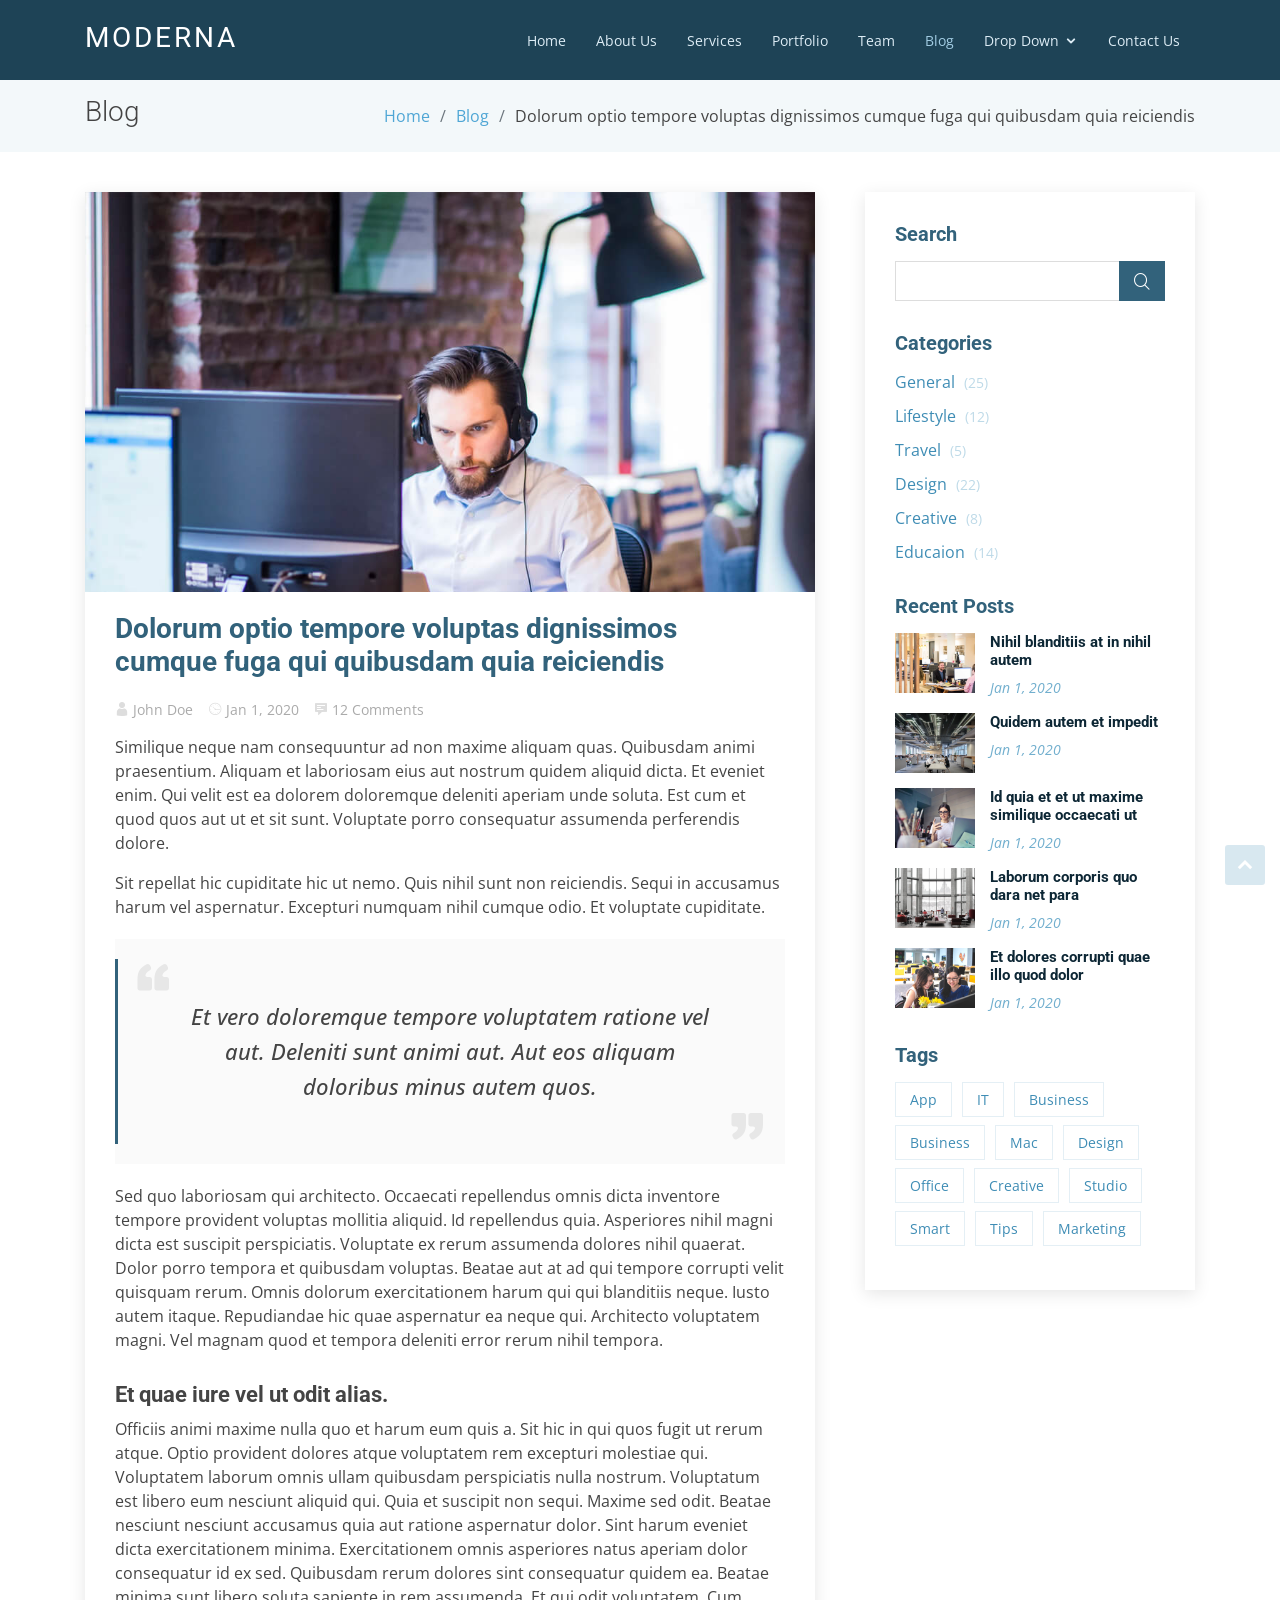
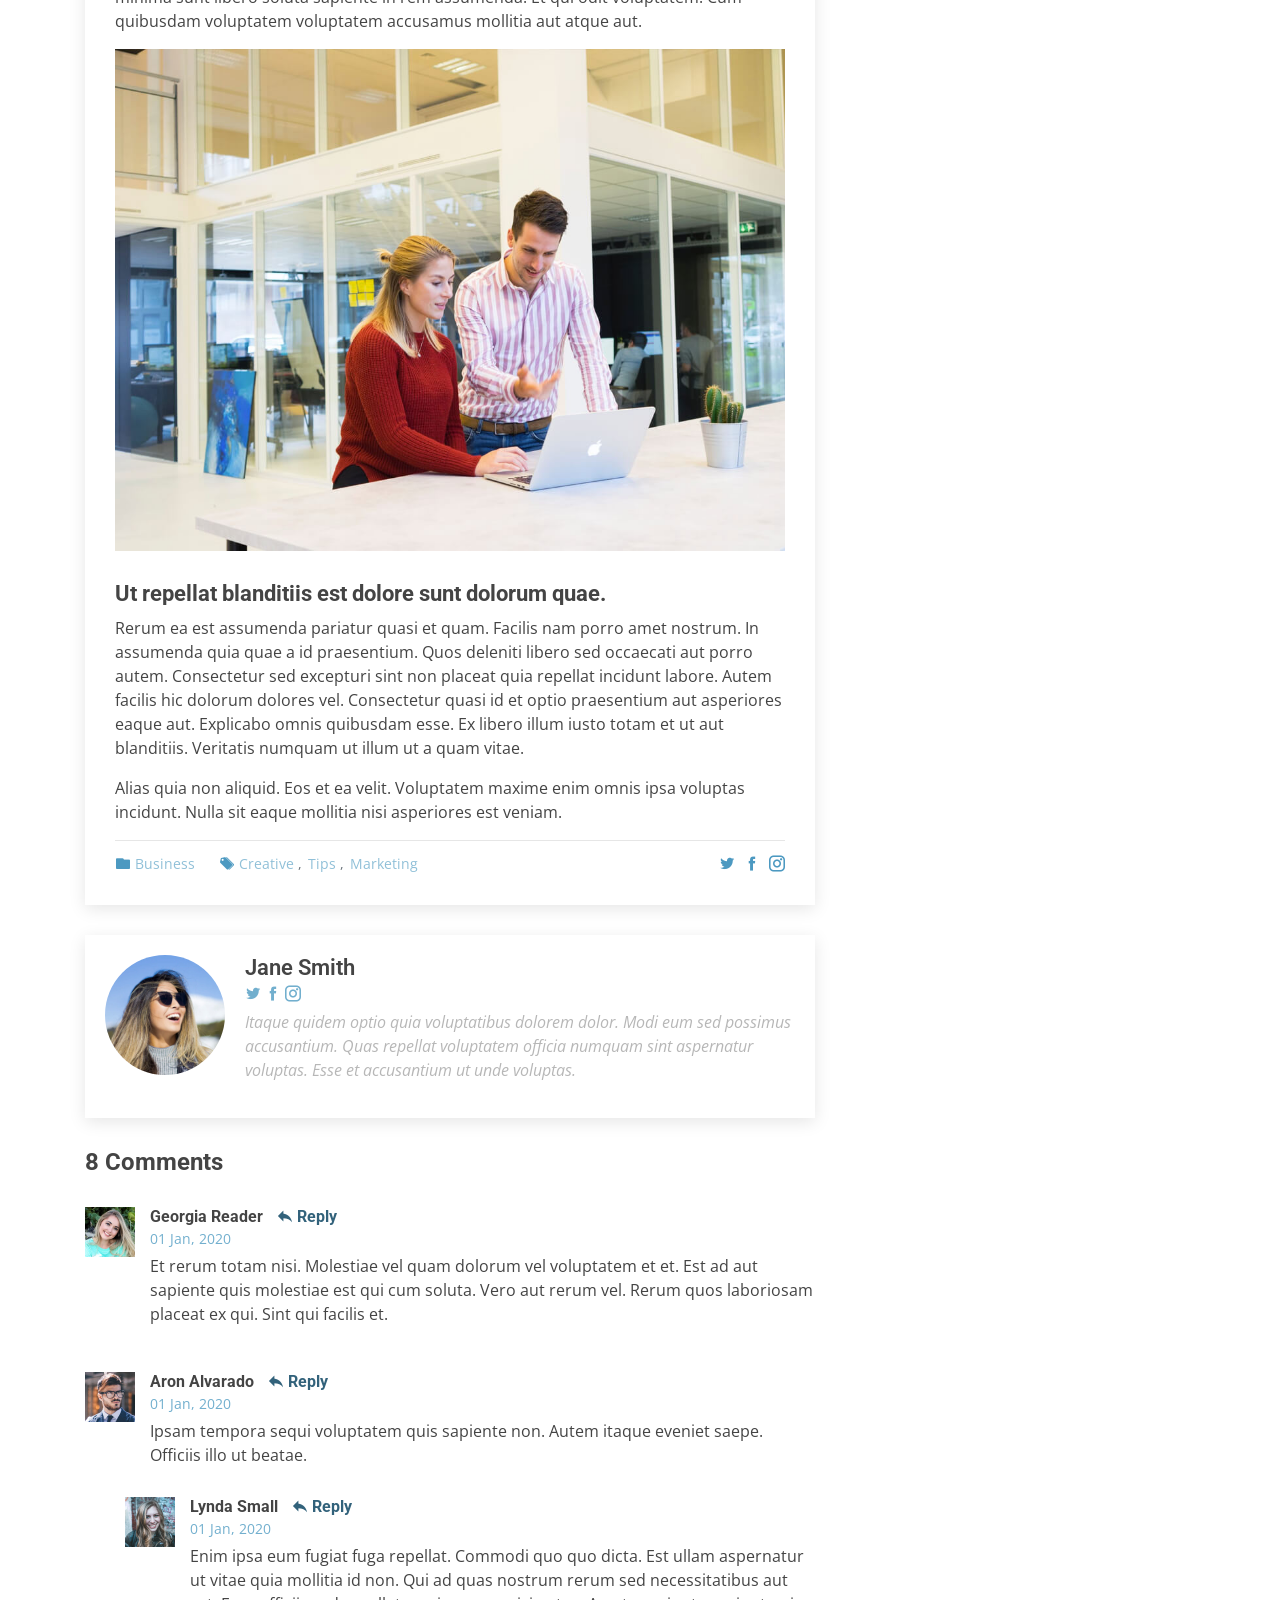
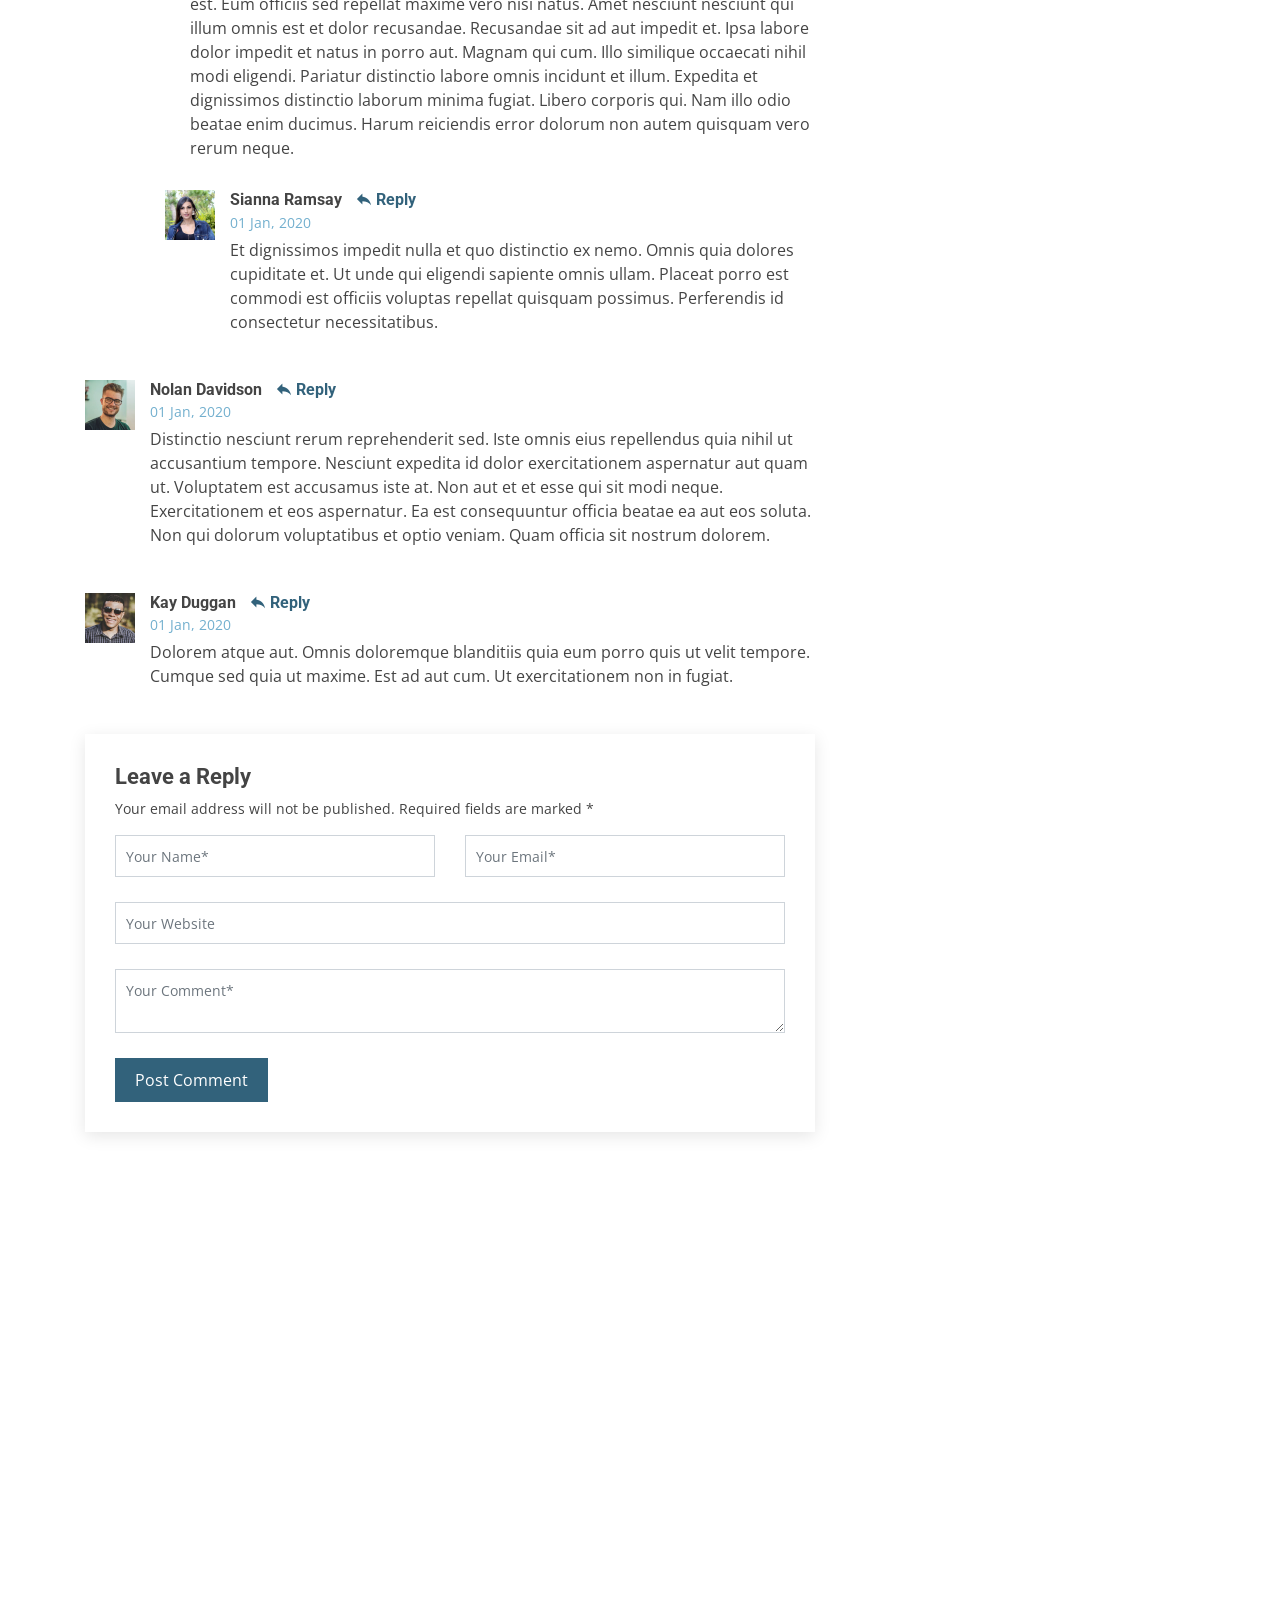
<file: wwwroot/Templates/Moderna/blog-single.html>
<!DOCTYPE html>
<html lang="en">

<head>
  <meta charset="utf-8">
  <meta content="width=device-width, initial-scale=1.0" name="viewport">

  <title>Blog Single - Moderna Bootstrap Template</title>
  <meta content="" name="descriptison">
  <meta content="" name="keywords">

  <!-- Favicons -->
  <link href="assets/img/favicon.png" rel="icon">
  <link href="assets/img/apple-touch-icon.png" rel="apple-touch-icon">

  <!-- Google Fonts -->
  <link href="https://fonts.googleapis.com/css?family=Open+Sans:300,300i,400,400i,600,600i,700,700i|Roboto:300,300i,400,400i,500,500i,700,700i&display=swap" rel="stylesheet">

  <!-- Vendor CSS Files -->
  <link href="assets/vendor/bootstrap/css/bootstrap.min.css" rel="stylesheet">
  <link href="assets/vendor/animate.css/animate.min.css" rel="stylesheet">
  <link href="assets/vendor/icofont/icofont.min.css" rel="stylesheet">
  <link href="assets/vendor/boxicons/css/boxicons.min.css" rel="stylesheet">
  <link href="assets/vendor/venobox/venobox.css" rel="stylesheet">
  <link href="assets/vendor/owl.carousel/assets/owl.carousel.min.css" rel="stylesheet">
  <link href="assets/vendor/aos/aos.css" rel="stylesheet">

  <!-- Template Main CSS File -->
  <link href="assets/css/style.css" rel="stylesheet">

  <!-- =======================================================
  * Template Name: Moderna - v2.0.1
  * Template URL: https://bootstrapmade.com/free-bootstrap-template-corporate-moderna/
  * Author: BootstrapMade.com
  * License: https://bootstrapmade.com/license/
  ======================================================== -->
</head>

<body>

  <!-- ======= Header ======= -->
  <header id="header" class="fixed-top ">
    <div class="container">

      <div class="logo float-left">
        <h1 class="text-light"><a href="index.html"><span>Moderna</span></a></h1>
        <!-- Uncomment below if you prefer to use an image logo -->
        <!-- <a href="index.html"><img src="assets/img/logo.png" alt="" class="img-fluid"></a>-->
      </div>

      <nav class="nav-menu float-right d-none d-lg-block">
        <ul>
          <li><a href="index.html">Home</a></li>
          <li><a href="about.html">About Us</a></li>
          <li><a href="services.html">Services</a></li>
          <li><a href="portfolio.html">Portfolio</a></li>
          <li><a href="team.html">Team</a></li>
          <li class="active"><a href="blog.html">Blog</a></li>
          <li class="drop-down"><a href="">Drop Down</a>
            <ul>
              <li><a href="#">Drop Down 1</a></li>
              <li class="drop-down"><a href="#">Drop Down 2</a>
                <ul>
                  <li><a href="#">Deep Drop Down 1</a></li>
                  <li><a href="#">Deep Drop Down 2</a></li>
                  <li><a href="#">Deep Drop Down 3</a></li>
                  <li><a href="#">Deep Drop Down 4</a></li>
                  <li><a href="#">Deep Drop Down 5</a></li>
                </ul>
              </li>
              <li><a href="#">Drop Down 3</a></li>
              <li><a href="#">Drop Down 4</a></li>
              <li><a href="#">Drop Down 5</a></li>
            </ul>
          </li>
          <li><a href="contact.html">Contact Us</a></li>
        </ul>
      </nav><!-- .nav-menu -->

    </div>
  </header><!-- End Header -->

  <main id="main">

    <!-- ======= Blog Section ======= -->
    <section class="breadcrumbs">
      <div class="container">

        <div class="d-flex justify-content-between align-items-center">
          <h2>Blog</h2>

          <ol>
            <li><a href="index.html">Home</a></li>
            <li><a href="blog.html">Blog</a></li>
            <li>Dolorum optio tempore voluptas dignissimos cumque fuga qui quibusdam quia reiciendis</li>
          </ol>
        </div>

      </div>
    </section><!-- End Blog Section -->

    <!-- ======= Blog Section ======= -->
    <section class="blog" data-aos="fade-up" data-aos-easing="ease-in-out" data-aos-duration="500">
      <div class="container">

        <div class="row">

          <div class="col-lg-8 entries">

            <article class="entry entry-single">
              <div class="entry-img">
                <img src="assets/img/blog-post-1.jpg" alt="" class="img-fluid">
              </div>

              <h2 class="entry-title">
                <a href="blog-single.html">Dolorum optio tempore voluptas dignissimos cumque fuga qui quibusdam quia reiciendis</a>
              </h2>

              <div class="entry-meta">
                <ul>
                  <li class="d-flex align-items-center"><i class="icofont-user"></i> <a href="blog-single.html">John Doe</a></li>
                  <li class="d-flex align-items-center"><i class="icofont-wall-clock"></i> <a href="blog-single.html"><time datetime="2020-01-01">Jan 1, 2020</time></a></li>
                  <li class="d-flex align-items-center"><i class="icofont-comment"></i> <a href="blog-single.html">12 Comments</a></li>
                </ul>
              </div>

              <div class="entry-content">
                <p>
                  Similique neque nam consequuntur ad non maxime aliquam quas. Quibusdam animi praesentium. Aliquam et
                  laboriosam eius aut nostrum quidem aliquid dicta.
                  Et eveniet enim. Qui velit est ea dolorem doloremque deleniti aperiam unde soluta. Est cum et quod quos
                  aut ut et sit sunt. Voluptate porro consequatur assumenda perferendis dolore.
                </p>

                <p>
                  Sit repellat hic cupiditate hic ut nemo. Quis nihil sunt non reiciendis. Sequi in accusamus harum vel
                  aspernatur. Excepturi numquam nihil cumque odio. Et voluptate cupiditate.
                </p>

                <blockquote>
                  <i class="icofont-quote-left quote-left"></i>
                  <p>
                    Et vero doloremque tempore voluptatem ratione vel aut. Deleniti sunt animi aut. Aut eos aliquam
                    doloribus minus autem quos.
                  </p>
                  <i class="las la-quote-right quote-right"></i>
                  <i class="icofont-quote-right quote-right"></i>
                </blockquote>

                <p>
                  Sed quo laboriosam qui architecto. Occaecati repellendus omnis dicta inventore tempore provident
                  voluptas mollitia aliquid. Id repellendus quia. Asperiores nihil magni dicta est suscipit perspiciatis.
                  Voluptate ex rerum assumenda dolores nihil quaerat.
                  Dolor porro tempora et quibusdam voluptas. Beatae aut at ad qui tempore corrupti velit quisquam rerum.
                  Omnis dolorum exercitationem harum qui qui blanditiis neque.
                  Iusto autem itaque. Repudiandae hic quae aspernatur ea neque qui. Architecto voluptatem magni. Vel
                  magnam quod et tempora deleniti error rerum nihil tempora.
                </p>

                <h3>Et quae iure vel ut odit alias.</h3>
                <p>
                  Officiis animi maxime nulla quo et harum eum quis a. Sit hic in qui quos fugit ut rerum atque. Optio
                  provident dolores atque voluptatem rem excepturi molestiae qui. Voluptatem laborum omnis ullam quibusdam
                  perspiciatis nulla nostrum. Voluptatum est libero eum nesciunt aliquid qui.
                  Quia et suscipit non sequi. Maxime sed odit. Beatae nesciunt nesciunt accusamus quia aut ratione
                  aspernatur dolor. Sint harum eveniet dicta exercitationem minima. Exercitationem omnis asperiores natus
                  aperiam dolor consequatur id ex sed. Quibusdam rerum dolores sint consequatur quidem ea.
                  Beatae minima sunt libero soluta sapiente in rem assumenda. Et qui odit voluptatem. Cum quibusdam
                  voluptatem voluptatem accusamus mollitia aut atque aut.
                </p>
                <img src="assets/img/blog-post-4.jpg" class="img-fluid" alt="">

                <h3>Ut repellat blanditiis est dolore sunt dolorum quae.</h3>
                <p>
                  Rerum ea est assumenda pariatur quasi et quam. Facilis nam porro amet nostrum. In assumenda quia quae a
                  id praesentium. Quos deleniti libero sed occaecati aut porro autem. Consectetur sed excepturi sint non
                  placeat quia repellat incidunt labore. Autem facilis hic dolorum dolores vel.
                  Consectetur quasi id et optio praesentium aut asperiores eaque aut. Explicabo omnis quibusdam esse. Ex
                  libero illum iusto totam et ut aut blanditiis. Veritatis numquam ut illum ut a quam vitae.
                </p>
                <p>
                  Alias quia non aliquid. Eos et ea velit. Voluptatem maxime enim omnis ipsa voluptas incidunt. Nulla sit
                  eaque mollitia nisi asperiores est veniam.
                </p>

              </div>

              <div class="entry-footer clearfix">
                <div class="float-left">
                  <i class="icofont-folder"></i>
                  <ul class="cats">
                    <li><a href="#">Business</a></li>
                  </ul>

                  <i class="icofont-tags"></i>
                  <ul class="tags">
                    <li><a href="#">Creative</a></li>
                    <li><a href="#">Tips</a></li>
                    <li><a href="#">Marketing</a></li>
                  </ul>
                </div>

                <div class="float-right share">
                  <a href="" title="Share on Twitter"><i class="icofont-twitter"></i></a>
                  <a href="" title="Share on Facebook"><i class="icofont-facebook"></i></a>
                  <a href="" title="Share on Instagram"><i class="icofont-instagram"></i></a>
                </div>

              </div>

            </article><!-- End blog entry -->

            <div class="blog-author clearfix">
              <img src="assets/img/blog-author.jpg" class="rounded-circle float-left" alt="">
              <h4>Jane Smith</h4>
              <div class="social-links">
                <a href="https://twitters.com/#"><i class="icofont-twitter"></i></a>
                <a href="https://facebook.com/#"><i class="icofont-facebook"></i></a>
                <a href="https://instagram.com/#"><i class="icofont-instagram"></i></a>
              </div>
              <p>
                Itaque quidem optio quia voluptatibus dolorem dolor. Modi eum sed possimus accusantium. Quas repellat
                voluptatem officia numquam sint aspernatur voluptas. Esse et accusantium ut unde voluptas.
              </p>
            </div><!-- End blog author bio -->

            <div class="blog-comments">

              <h4 class="comments-count">8 Comments</h4>

              <div id="comment-1" class="comment clearfix">
                <img src="assets/img/comments-1.jpg" class="comment-img  float-left" alt="">
                <h5><a href="">Georgia Reader</a> <a href="#" class="reply"><i class="icofont-reply"></i> Reply</a></h5>
                <time datetime="2020-01-01">01 Jan, 2020</time>
                <p>
                  Et rerum totam nisi. Molestiae vel quam dolorum vel voluptatem et et. Est ad aut sapiente quis molestiae
                  est qui cum soluta.
                  Vero aut rerum vel. Rerum quos laboriosam placeat ex qui. Sint qui facilis et.
                </p>
              </div><!-- End comment #1 -->

              <div id="comment-2" class="comment clearfix">
                <img src="assets/img/comments-2.jpg" class="comment-img  float-left" alt="">
                <h5><a href="">Aron Alvarado</a> <a href="#" class="reply"><i class="icofont-reply"></i> Reply</a></h5>
                <time datetime="2020-01-01">01 Jan, 2020</time>
                <p>
                  Ipsam tempora sequi voluptatem quis sapiente non. Autem itaque eveniet saepe. Officiis illo ut beatae.
                </p>

                <div id="comment-reply-1" class="comment comment-reply clearfix">
                  <img src="assets/img/comments-3.jpg" class="comment-img  float-left" alt="">
                  <h5><a href="">Lynda Small</a> <a href="#" class="reply"><i class="icofont-reply"></i> Reply</a></h5>
                  <time datetime="2020-01-01">01 Jan, 2020</time>
                  <p>
                    Enim ipsa eum fugiat fuga repellat. Commodi quo quo dicta. Est ullam aspernatur ut vitae quia mollitia
                    id non. Qui ad quas nostrum rerum sed necessitatibus aut est. Eum officiis sed repellat maxime vero
                    nisi natus. Amet nesciunt nesciunt qui illum omnis est et dolor recusandae.
                    Recusandae sit ad aut impedit et. Ipsa labore dolor impedit et natus in porro aut. Magnam qui cum.
                    Illo similique occaecati nihil modi eligendi. Pariatur distinctio labore omnis incidunt et illum.
                    Expedita et dignissimos distinctio laborum minima fugiat.
                    Libero corporis qui. Nam illo odio beatae enim ducimus. Harum reiciendis error dolorum non autem
                    quisquam vero rerum neque.
                  </p>

                  <div id="comment-reply-2" class="comment comment-reply clearfix">
                    <img src="assets/img/comments-4.jpg" class="comment-img  float-left" alt="">
                    <h5><a href="">Sianna Ramsay</a> <a href="#" class="reply"><i class="icofont-reply"></i> Reply</a>
                    </h5>
                    <time datetime="2020-01-01">01 Jan, 2020</time>
                    <p>
                      Et dignissimos impedit nulla et quo distinctio ex nemo. Omnis quia dolores cupiditate et. Ut unde
                      qui eligendi sapiente omnis ullam. Placeat porro est commodi est officiis voluptas repellat quisquam
                      possimus. Perferendis id consectetur necessitatibus.
                    </p>
                  </div><!-- End comment reply #2-->

                </div><!-- End comment reply #1-->

              </div><!-- End comment #2-->

              <div id="comment-3" class="comment clearfix">
                <img src="assets/img/comments-5.jpg" class="comment-img  float-left" alt="">
                <h5><a href="">Nolan Davidson</a> <a href="#" class="reply"><i class="icofont-reply"></i> Reply</a></h5>
                <time datetime="2020-01-01">01 Jan, 2020</time>
                <p>
                  Distinctio nesciunt rerum reprehenderit sed. Iste omnis eius repellendus quia nihil ut accusantium
                  tempore. Nesciunt expedita id dolor exercitationem aspernatur aut quam ut. Voluptatem est accusamus iste
                  at.
                  Non aut et et esse qui sit modi neque. Exercitationem et eos aspernatur. Ea est consequuntur officia
                  beatae ea aut eos soluta. Non qui dolorum voluptatibus et optio veniam. Quam officia sit nostrum
                  dolorem.
                </p>
              </div><!-- End comment #3 -->

              <div id="comment-4" class="comment clearfix">
                <img src="assets/img/comments-6.jpg" class="comment-img  float-left" alt="">
                <h5><a href="">Kay Duggan</a> <a href="#" class="reply"><i class="icofont-reply"></i> Reply</a></h5>
                <time datetime="2020-01-01">01 Jan, 2020</time>
                <p>
                  Dolorem atque aut. Omnis doloremque blanditiis quia eum porro quis ut velit tempore. Cumque sed quia ut
                  maxime. Est ad aut cum. Ut exercitationem non in fugiat.
                </p>

              </div><!-- End comment #4 -->

              <div class="reply-form">
                <h4>Leave a Reply</h4>
                <p>Your email address will not be published. Required fields are marked * </p>
                <form action="">
                  <div class="row">
                    <div class="col-md-6 form-group">
                      <input name="name" type="text" class="form-control" placeholder="Your Name*">
                    </div>
                    <div class="col-md-6 form-group">
                      <input name="email" type="text" class="form-control" placeholder="Your Email*">
                    </div>
                  </div>
                  <div class="row">
                    <div class="col form-group">
                      <input name="website" type="text" class="form-control" placeholder="Your Website">
                    </div>
                  </div>
                  <div class="row">
                    <div class="col form-group">
                      <textarea name="comment" class="form-control" placeholder="Your Comment*"></textarea>
                    </div>
                  </div>
                  <button type="submit" class="btn btn-primary">Post Comment</button>
                </form>
              </div>

            </div><!-- End blog comments -->

          </div><!-- End blog entries list -->

          <div class="col-lg-4">

            <div class="sidebar">

              <h3 class="sidebar-title">Search</h3>
              <div class="sidebar-item search-form">
                <form action="">
                  <input type="text">
                  <button type="submit"><i class="icofont-search"></i></button>
                </form>
              </div><!-- End sidebar search formn-->

              <h3 class="sidebar-title">Categories</h3>
              <div class="sidebar-item categories">
                <ul>
                  <li><a href="#">General <span>(25)</span></a></li>
                  <li><a href="#">Lifestyle <span>(12)</span></a></li>
                  <li><a href="#">Travel <span>(5)</span></a></li>
                  <li><a href="#">Design <span>(22)</span></a></li>
                  <li><a href="#">Creative <span>(8)</span></a></li>
                  <li><a href="#">Educaion <span>(14)</span></a></li>
                </ul>

              </div><!-- End sidebar categories-->

              <h3 class="sidebar-title">Recent Posts</h3>
              <div class="sidebar-item recent-posts">
                <div class="post-item clearfix">
                  <img src="assets/img/recent-posts-1.jpg" alt="">
                  <h4><a href="blog-single.html">Nihil blanditiis at in nihil autem</a></h4>
                  <time datetime="2020-01-01">Jan 1, 2020</time>
                </div>

                <div class="post-item clearfix">
                  <img src="assets/img/recent-posts-2.jpg" alt="">
                  <h4><a href="blog-single.html">Quidem autem et impedit</a></h4>
                  <time datetime="2020-01-01">Jan 1, 2020</time>
                </div>

                <div class="post-item clearfix">
                  <img src="assets/img/recent-posts-3.jpg" alt="">
                  <h4><a href="blog-single.html">Id quia et et ut maxime similique occaecati ut</a></h4>
                  <time datetime="2020-01-01">Jan 1, 2020</time>
                </div>

                <div class="post-item clearfix">
                  <img src="assets/img/recent-posts-4.jpg" alt="">
                  <h4><a href="blog-single.html">Laborum corporis quo dara net para</a></h4>
                  <time datetime="2020-01-01">Jan 1, 2020</time>
                </div>

                <div class="post-item clearfix">
                  <img src="assets/img/recent-posts-5.jpg" alt="">
                  <h4><a href="blog-single.html">Et dolores corrupti quae illo quod dolor</a></h4>
                  <time datetime="2020-01-01">Jan 1, 2020</time>
                </div>
              </div><!-- End sidebar recent posts-->

              <h3 class="sidebar-title">Tags</h3>
              <div class="sidebar-item tags">
                <ul>
                  <li><a href="#">App</a></li>
                  <li><a href="#">IT</a></li>
                  <li><a href="#">Business</a></li>
                  <li><a href="#">Business</a></li>
                  <li><a href="#">Mac</a></li>
                  <li><a href="#">Design</a></li>
                  <li><a href="#">Office</a></li>
                  <li><a href="#">Creative</a></li>
                  <li><a href="#">Studio</a></li>
                  <li><a href="#">Smart</a></li>
                  <li><a href="#">Tips</a></li>
                  <li><a href="#">Marketing</a></li>
                </ul>

              </div><!-- End sidebar tags-->

            </div><!-- End sidebar -->

          </div><!-- End blog sidebar -->

        </div><!-- End row -->

      </div><!-- End container -->

    </section><!-- End Blog Section -->

  </main><!-- End #main -->

  <!-- ======= Footer ======= -->
  <footer id="footer" data-aos="fade-up" data-aos-easing="ease-in-out" data-aos-duration="500">

    <div class="footer-newsletter">
      <div class="container">
        <div class="row">
          <div class="col-lg-6">
            <h4>Our Newsletter</h4>
            <p>Tamen quem nulla quae legam multos aute sint culpa legam noster magna</p>
          </div>
          <div class="col-lg-6">
            <form action="" method="post">
              <input type="email" name="email"><input type="submit" value="Subscribe">
            </form>
          </div>
        </div>
      </div>
    </div>

    <div class="footer-top">
      <div class="container">
        <div class="row">

          <div class="col-lg-3 col-md-6 footer-links">
            <h4>Useful Links</h4>
            <ul>
              <li><i class="bx bx-chevron-right"></i> <a href="#">Home</a></li>
              <li><i class="bx bx-chevron-right"></i> <a href="#">About us</a></li>
              <li><i class="bx bx-chevron-right"></i> <a href="#">Services</a></li>
              <li><i class="bx bx-chevron-right"></i> <a href="#">Terms of service</a></li>
              <li><i class="bx bx-chevron-right"></i> <a href="#">Privacy policy</a></li>
            </ul>
          </div>

          <div class="col-lg-3 col-md-6 footer-links">
            <h4>Our Services</h4>
            <ul>
              <li><i class="bx bx-chevron-right"></i> <a href="#">Web Design</a></li>
              <li><i class="bx bx-chevron-right"></i> <a href="#">Web Development</a></li>
              <li><i class="bx bx-chevron-right"></i> <a href="#">Product Management</a></li>
              <li><i class="bx bx-chevron-right"></i> <a href="#">Marketing</a></li>
              <li><i class="bx bx-chevron-right"></i> <a href="#">Graphic Design</a></li>
            </ul>
          </div>

          <div class="col-lg-3 col-md-6 footer-contact">
            <h4>Contact Us</h4>
            <p>
              A108 Adam Street <br>
              New York, NY 535022<br>
              United States <br><br>
              <strong>Phone:</strong> +1 5589 55488 55<br>
              <strong>Email:</strong> info@example.com<br>
            </p>

          </div>

          <div class="col-lg-3 col-md-6 footer-info">
            <h3>About Moderna</h3>
            <p>Cras fermentum odio eu feugiat lide par naso tierra. Justo eget nada terra videa magna derita valies darta donna mare fermentum iaculis eu non diam phasellus.</p>
            <div class="social-links mt-3">
              <a href="#" class="twitter"><i class="bx bxl-twitter"></i></a>
              <a href="#" class="facebook"><i class="bx bxl-facebook"></i></a>
              <a href="#" class="instagram"><i class="bx bxl-instagram"></i></a>
              <a href="#" class="linkedin"><i class="bx bxl-linkedin"></i></a>
            </div>
          </div>

        </div>
      </div>
    </div>

    <div class="container">
      <div class="copyright">
        &copy; Copyright <strong><span>Moderna</span></strong>. All Rights Reserved
      </div>
      <div class="credits">
        <!-- All the links in the footer should remain intact. -->
        <!-- You can delete the links only if you purchased the pro version. -->
        <!-- Licensing information: https://bootstrapmade.com/license/ -->
        <!-- Purchase the pro version with working PHP/AJAX contact form: https://bootstrapmade.com/free-bootstrap-template-corporate-moderna/ -->
        Designed by <a href="https://bootstrapmade.com/">BootstrapMade</a>
      </div>
    </div>
  </footer><!-- End Footer -->

  <a href="#" class="back-to-top"><i class="icofont-simple-up"></i></a>

  <!-- Vendor JS Files -->
  <script src="assets/vendor/jquery/jquery.min.js"></script>
  <script src="assets/vendor/bootstrap/js/bootstrap.bundle.min.js"></script>
  <script src="assets/vendor/jquery.easing/jquery.easing.min.js"></script>
  <script src="assets/vendor/php-email-form/validate.js"></script>
  <script src="assets/vendor/venobox/venobox.min.js"></script>
  <script src="assets/vendor/waypoints/jquery.waypoints.min.js"></script>
  <script src="assets/vendor/counterup/counterup.min.js"></script>
  <script src="assets/vendor/owl.carousel/owl.carousel.min.js"></script>
  <script src="assets/vendor/isotope-layout/isotope.pkgd.min.js"></script>
  <script src="assets/vendor/aos/aos.js"></script>

  <!-- Template Main JS File -->
  <script src="assets/js/main.js"></script>

</body>

</html>
</file>
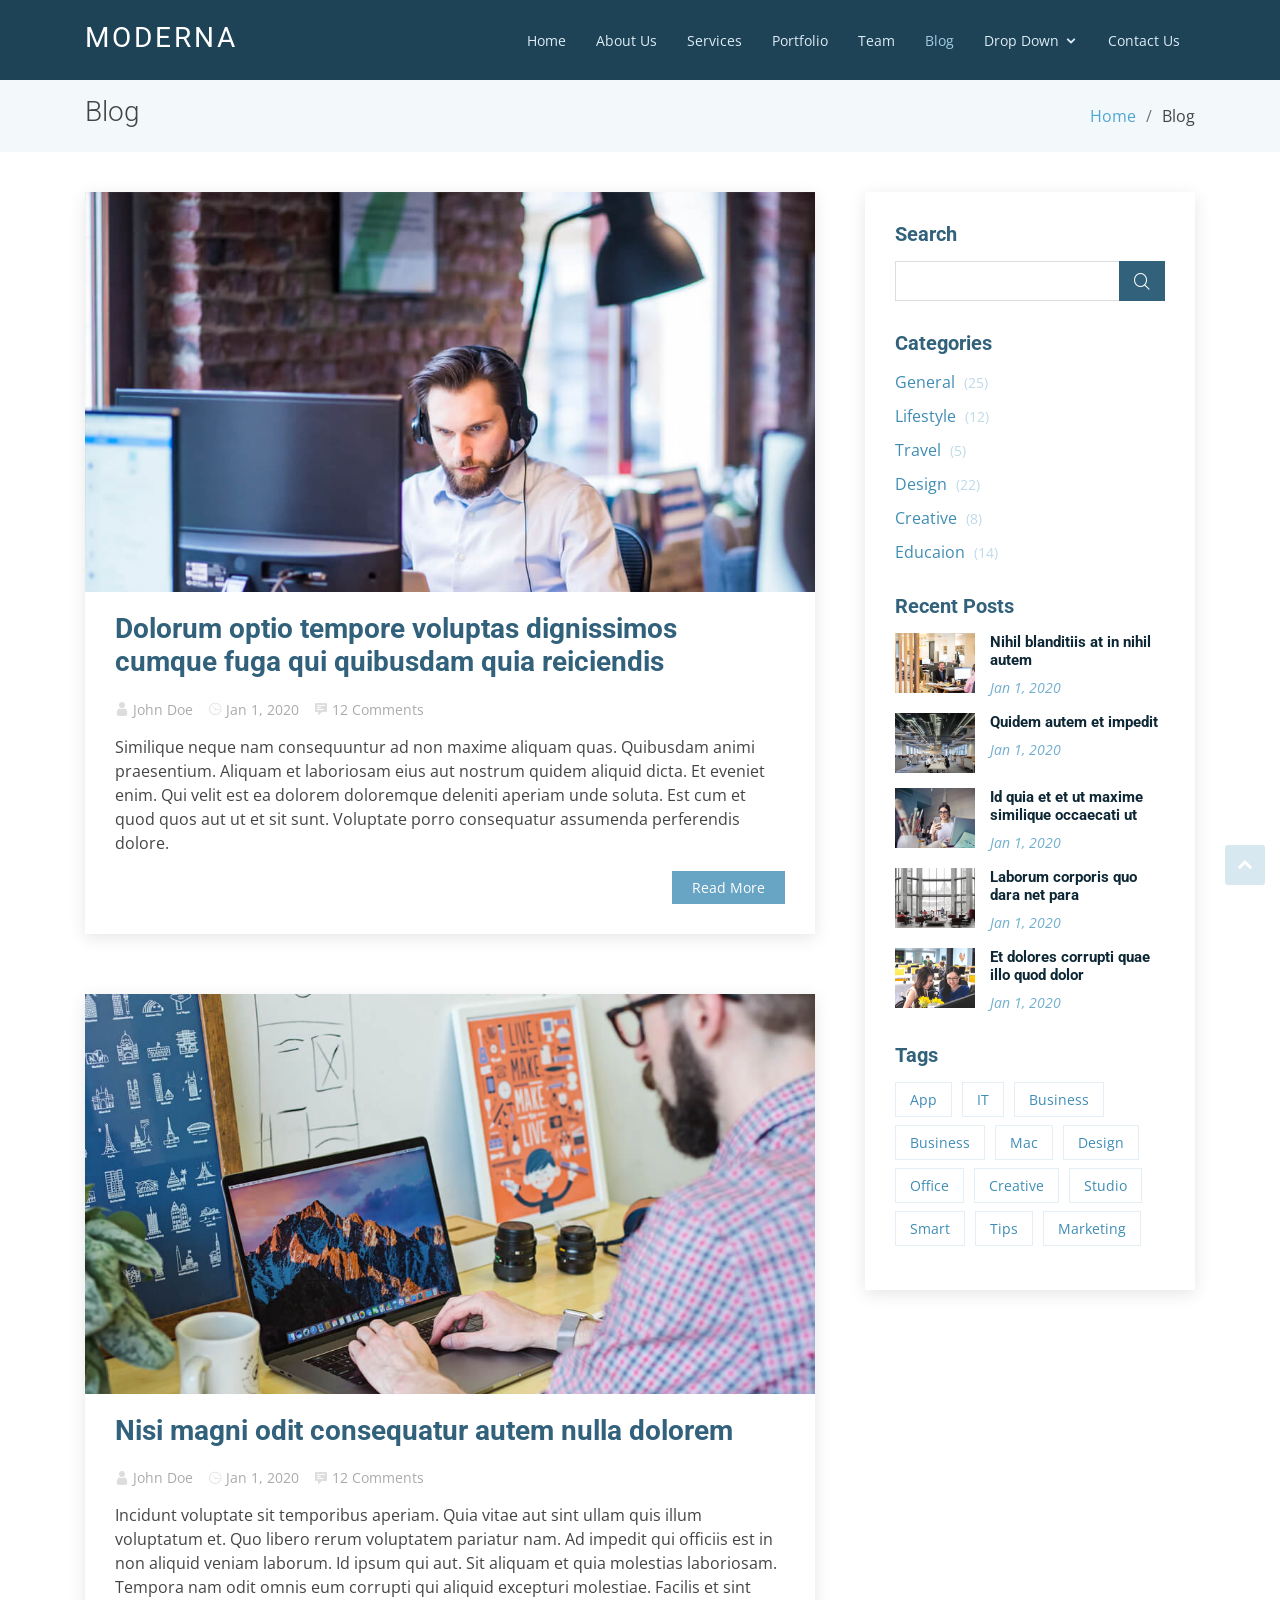
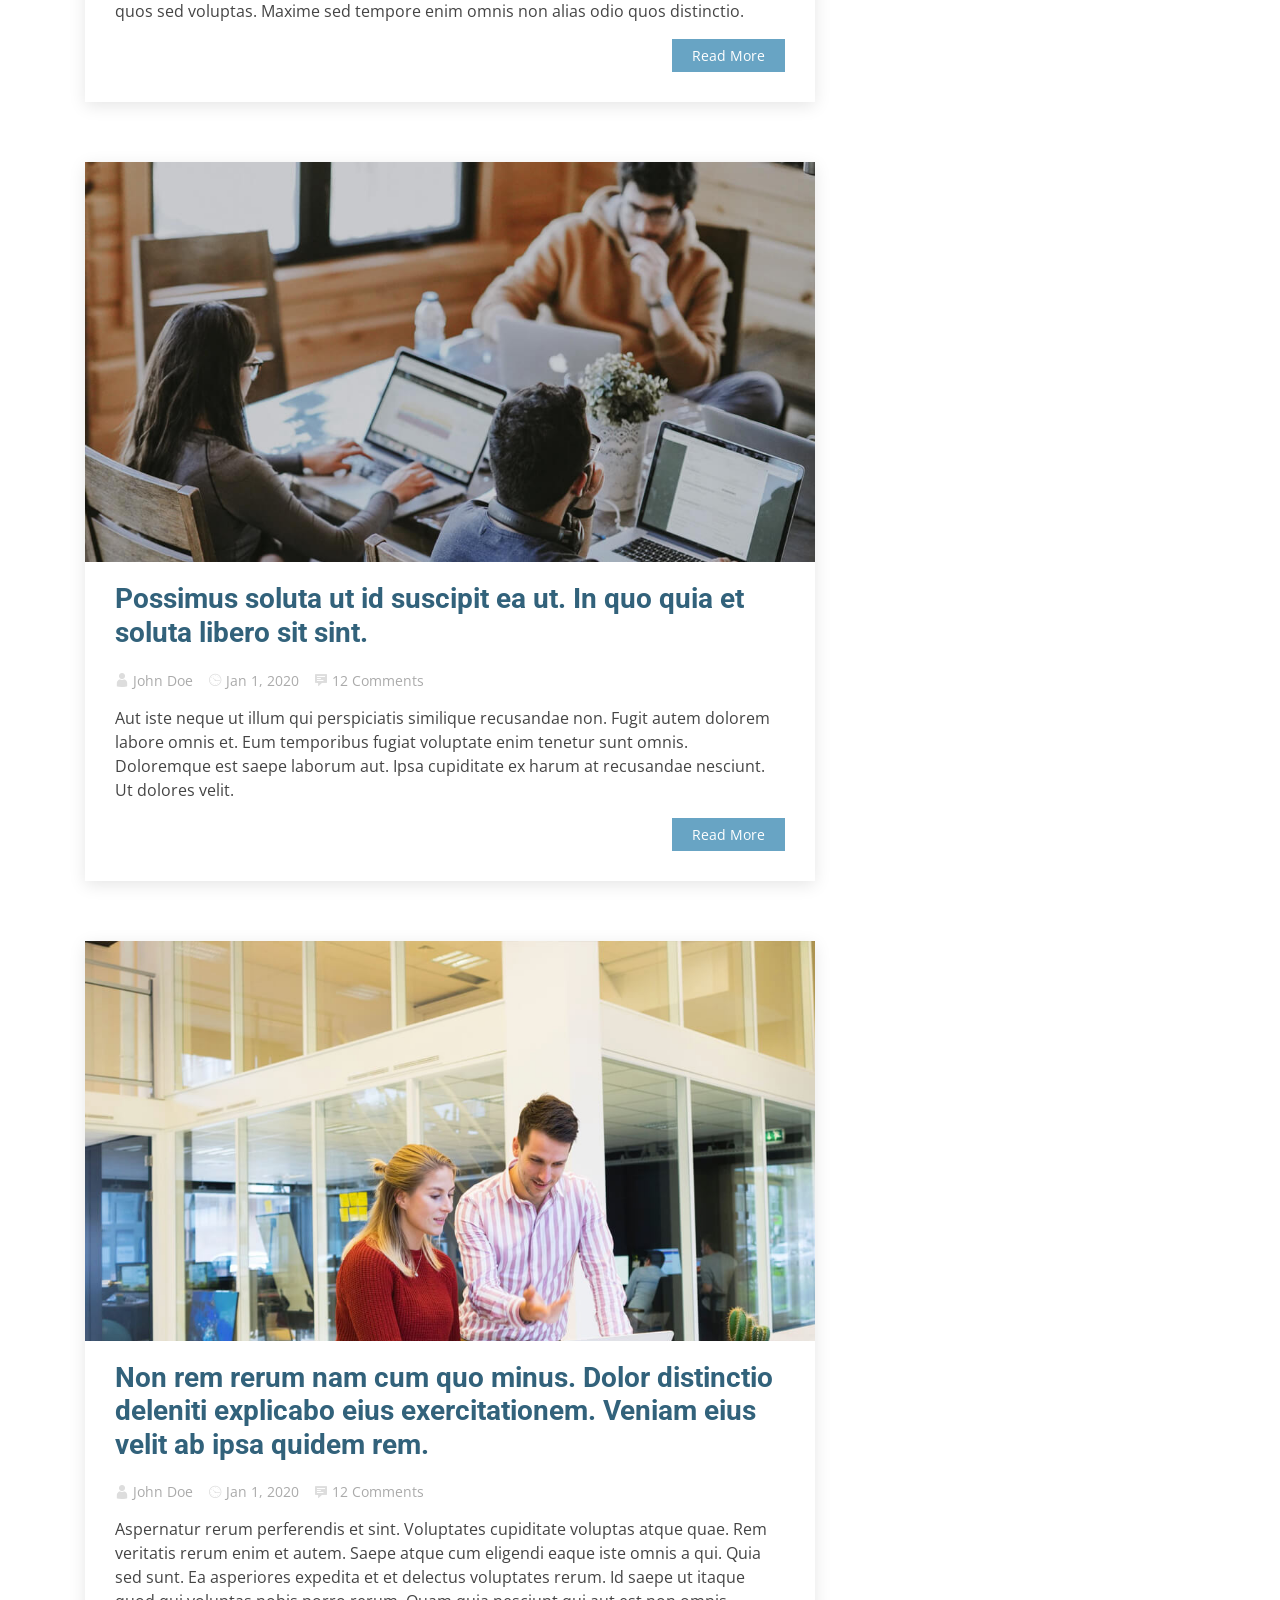
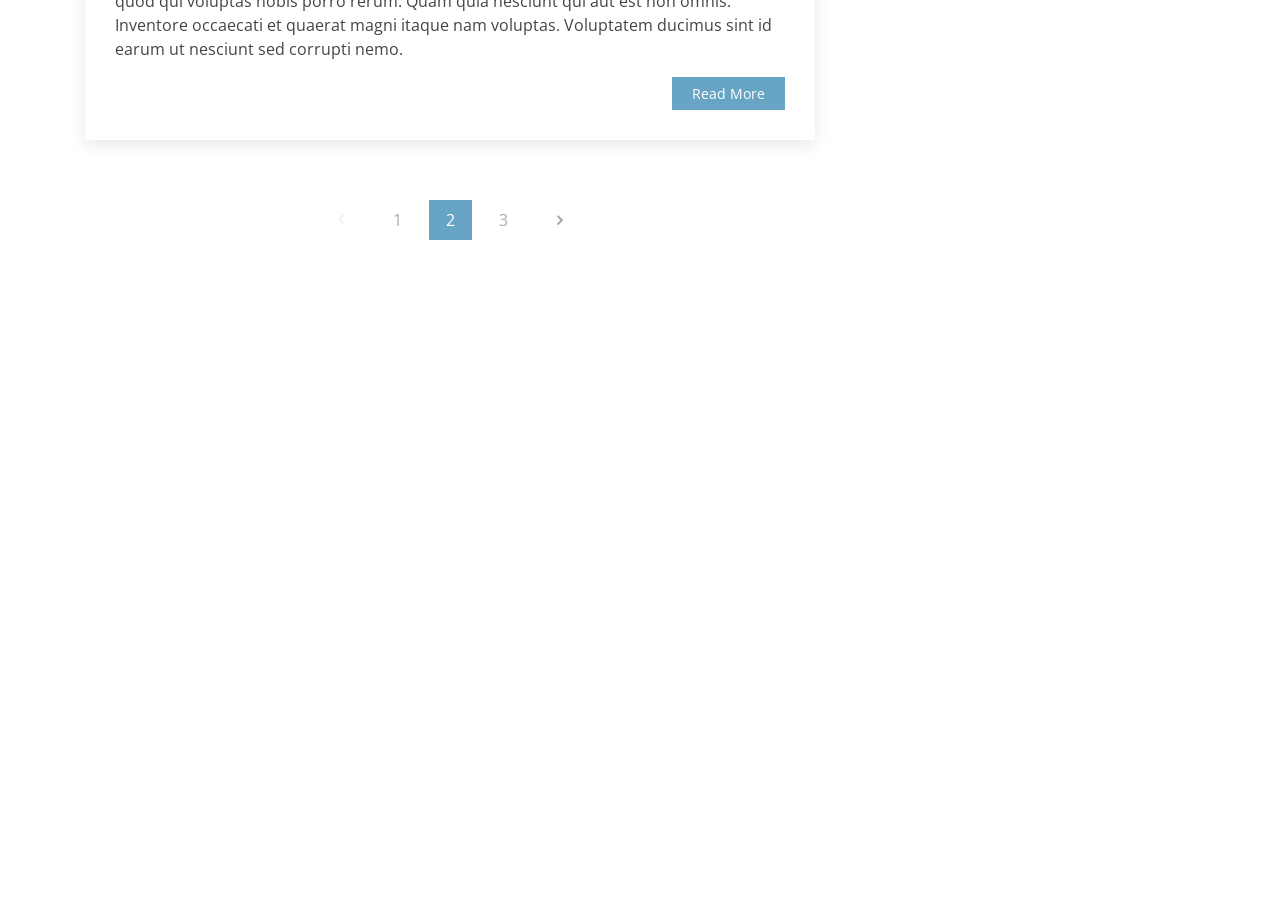
<file: wwwroot/Templates/Moderna/blog.html>
<!DOCTYPE html>
<html lang="en">

<head>
  <meta charset="utf-8">
  <meta content="width=device-width, initial-scale=1.0" name="viewport">

  <title>Blog - Moderna Bootstrap Template</title>
  <meta content="" name="descriptison">
  <meta content="" name="keywords">

  <!-- Favicons -->
  <link href="assets/img/favicon.png" rel="icon">
  <link href="assets/img/apple-touch-icon.png" rel="apple-touch-icon">

  <!-- Google Fonts -->
  <link href="https://fonts.googleapis.com/css?family=Open+Sans:300,300i,400,400i,600,600i,700,700i|Roboto:300,300i,400,400i,500,500i,700,700i&display=swap" rel="stylesheet">

  <!-- Vendor CSS Files -->
  <link href="assets/vendor/bootstrap/css/bootstrap.min.css" rel="stylesheet">
  <link href="assets/vendor/animate.css/animate.min.css" rel="stylesheet">
  <link href="assets/vendor/icofont/icofont.min.css" rel="stylesheet">
  <link href="assets/vendor/boxicons/css/boxicons.min.css" rel="stylesheet">
  <link href="assets/vendor/venobox/venobox.css" rel="stylesheet">
  <link href="assets/vendor/owl.carousel/assets/owl.carousel.min.css" rel="stylesheet">
  <link href="assets/vendor/aos/aos.css" rel="stylesheet">

  <!-- Template Main CSS File -->
  <link href="assets/css/style.css" rel="stylesheet">

  <!-- =======================================================
  * Template Name: Moderna - v2.0.1
  * Template URL: https://bootstrapmade.com/free-bootstrap-template-corporate-moderna/
  * Author: BootstrapMade.com
  * License: https://bootstrapmade.com/license/
  ======================================================== -->
</head>

<body>

  <!-- ======= Header ======= -->
  <header id="header" class="fixed-top ">
    <div class="container">

      <div class="logo float-left">
        <h1 class="text-light"><a href="index.html"><span>Moderna</span></a></h1>
        <!-- Uncomment below if you prefer to use an image logo -->
        <!-- <a href="index.html"><img src="assets/img/logo.png" alt="" class="img-fluid"></a>-->
      </div>

      <nav class="nav-menu float-right d-none d-lg-block">
        <ul>
          <li><a href="index.html">Home</a></li>
          <li><a href="about.html">About Us</a></li>
          <li><a href="services.html">Services</a></li>
          <li><a href="portfolio.html">Portfolio</a></li>
          <li><a href="team.html">Team</a></li>
          <li class="active"><a href="blog.html">Blog</a></li>
          <li class="drop-down"><a href="">Drop Down</a>
            <ul>
              <li><a href="#">Drop Down 1</a></li>
              <li class="drop-down"><a href="#">Drop Down 2</a>
                <ul>
                  <li><a href="#">Deep Drop Down 1</a></li>
                  <li><a href="#">Deep Drop Down 2</a></li>
                  <li><a href="#">Deep Drop Down 3</a></li>
                  <li><a href="#">Deep Drop Down 4</a></li>
                  <li><a href="#">Deep Drop Down 5</a></li>
                </ul>
              </li>
              <li><a href="#">Drop Down 3</a></li>
              <li><a href="#">Drop Down 4</a></li>
              <li><a href="#">Drop Down 5</a></li>
            </ul>
          </li>
          <li><a href="contact.html">Contact Us</a></li>
        </ul>
      </nav><!-- .nav-menu -->

    </div>
  </header><!-- End Header -->

  <main id="main">

    <!-- ======= Blog Section ======= -->
    <section class="breadcrumbs">
      <div class="container">

        <div class="d-flex justify-content-between align-items-center">
          <h2>Blog</h2>

          <ol>
            <li><a href="index.html">Home</a></li>
            <li>Blog</li>
          </ol>
        </div>

      </div>
    </section><!-- End Blog Section -->

    <!-- ======= Blog Section ======= -->
    <section class="blog" data-aos="fade-up" data-aos-easing="ease-in-out" data-aos-duration="500">
      <div class="container">

        <div class="row">

          <div class="col-lg-8 entries">

            <article class="entry">

              <div class="entry-img">
                <img src="assets/img/blog-post-1.jpg" alt="" class="img-fluid">
              </div>

              <h2 class="entry-title">
                <a href="blog-single.html">Dolorum optio tempore voluptas dignissimos cumque fuga qui quibusdam quia
                  reiciendis</a>
              </h2>

              <div class="entry-meta">
                <ul>
                  <li class="d-flex align-items-center"><i class="icofont-user"></i> <a href="blog-single.html">John
                      Doe</a></li>
                  <li class="d-flex align-items-center"><i class="icofont-wall-clock"></i> <a href="blog-single.html"><time datetime="2020-01-01">Jan 1, 2020</time></a></li>
                  <li class="d-flex align-items-center"><i class="icofont-comment"></i> <a href="blog-single.html">12
                      Comments</a></li>
                </ul>
              </div>

              <div class="entry-content">
                <p>
                  Similique neque nam consequuntur ad non maxime aliquam quas. Quibusdam animi praesentium. Aliquam et
                  laboriosam eius aut nostrum quidem aliquid dicta.
                  Et eveniet enim. Qui velit est ea dolorem doloremque deleniti aperiam unde soluta. Est cum et quod quos
                  aut ut et sit sunt. Voluptate porro consequatur assumenda perferendis dolore.
                </p>
                <div class="read-more">
                  <a href="blog-single.html">Read More</a>
                </div>
              </div>

            </article><!-- End blog entry -->

            <article class="entry">

              <div class="entry-img">
                <img src="assets/img/blog-post-2.jpg" alt="" class="img-fluid">
              </div>

              <h2 class="entry-title">
                <a href="blog-single.html">Nisi magni odit consequatur autem nulla dolorem</a>
              </h2>

              <div class="entry-meta">
                <ul>
                  <li class="d-flex align-items-center"><i class="icofont-user"></i> <a href="blog-single.html">John
                      Doe</a></li>
                  <li class="d-flex align-items-center"><i class="icofont-wall-clock"></i> <a href="blog-single.html"><time datetime="2020-01-01">Jan 1, 2020</time></a></li>
                  <li class="d-flex align-items-center"><i class="icofont-comment"></i> <a href="blog-single.html">12
                      Comments</a></li>
                </ul>
              </div>

              <div class="entry-content">
                <p>
                  Incidunt voluptate sit temporibus aperiam. Quia vitae aut sint ullam quis illum voluptatum et. Quo
                  libero rerum voluptatem pariatur nam.
                  Ad impedit qui officiis est in non aliquid veniam laborum. Id ipsum qui aut. Sit aliquam et quia
                  molestias laboriosam. Tempora nam odit omnis eum corrupti qui aliquid excepturi molestiae. Facilis et
                  sint quos sed voluptas. Maxime sed tempore enim omnis non alias odio quos distinctio.
                </p>
                <div class="read-more">
                  <a href="blog-single.html">Read More</a>
                </div>
              </div>

            </article><!-- End blog entry -->

            <article class="entry">

              <div class="entry-img">
                <img src="assets/img/blog-post-3.jpg" alt="" class="img-fluid">
              </div>

              <h2 class="entry-title">
                <a href="blog-single.html">Possimus soluta ut id suscipit ea ut. In quo quia et soluta libero sit
                  sint.</a>
              </h2>

              <div class="entry-meta">
                <ul>
                  <li class="d-flex align-items-center"><i class="icofont-user"></i> <a href="blog-single.html">John
                      Doe</a></li>
                  <li class="d-flex align-items-center"><i class="icofont-wall-clock"></i> <a href="blog-single.html"><time datetime="2020-01-01">Jan 1, 2020</time></a></li>
                  <li class="d-flex align-items-center"><i class="icofont-comment"></i> <a href="blog-single.html">12
                      Comments</a></li>
                </ul>
              </div>

              <div class="entry-content">
                <p>
                  Aut iste neque ut illum qui perspiciatis similique recusandae non. Fugit autem dolorem labore omnis et.
                  Eum temporibus fugiat voluptate enim tenetur sunt omnis.
                  Doloremque est saepe laborum aut. Ipsa cupiditate ex harum at recusandae nesciunt. Ut dolores velit.
                </p>
                <div class="read-more">
                  <a href="blog-single.html">Read More</a>
                </div>
              </div>

            </article><!-- End blog entry -->

            <article class="entry">

              <div class="entry-img">
                <img src="assets/img/blog-post-4.jpg" alt="" class="img-fluid">
              </div>

              <h2 class="entry-title">
                <a href="blog-single.html">Non rem rerum nam cum quo minus. Dolor distinctio deleniti explicabo eius
                  exercitationem. Veniam eius velit ab ipsa quidem rem.</a>
              </h2>

              <div class="entry-meta">
                <ul>
                  <li class="d-flex align-items-center"><i class="icofont-user"></i> <a href="blog-single.html">John
                      Doe</a></li>
                  <li class="d-flex align-items-center"><i class="icofont-wall-clock"></i> <a href="blog-single.html"><time datetime="2020-01-01">Jan 1, 2020</time></a></li>
                  <li class="d-flex align-items-center"><i class="icofont-comment"></i> <a href="blog-single.html">12
                      Comments</a></li>
                </ul>
              </div>

              <div class="entry-content">
                <p>
                  Aspernatur rerum perferendis et sint. Voluptates cupiditate voluptas atque quae. Rem veritatis rerum
                  enim et autem. Saepe atque cum eligendi eaque iste omnis a qui.
                  Quia sed sunt. Ea asperiores expedita et et delectus voluptates rerum. Id saepe ut itaque quod qui
                  voluptas nobis porro rerum. Quam quia nesciunt qui aut est non omnis. Inventore occaecati et quaerat
                  magni itaque nam voluptas. Voluptatem ducimus sint id earum ut nesciunt sed corrupti nemo.
                </p>
                <div class="read-more">
                  <a href="blog-single.html">Read More</a>
                </div>
              </div>

            </article><!-- End blog entry -->

            <div class="blog-pagination">
              <ul class="justify-content-center">
                <li class="disabled"><i class="icofont-rounded-left"></i></li>
                <li><a href="#">1</a></li>
                <li class="active"><a href="#">2</a></li>
                <li><a href="#">3</a></li>
                <li><a href="#"><i class="icofont-rounded-right"></i></a></li>
              </ul>
            </div>

          </div><!-- End blog entries list -->

          <div class="col-lg-4">
            <div class="sidebar">

              <h3 class="sidebar-title">Search</h3>
              <div class="sidebar-item search-form">
                <form action="">
                  <input type="text">
                  <button type="submit"><i class="icofont-search"></i></button>
                </form>
              </div><!-- End sidebar search formn-->

              <h3 class="sidebar-title">Categories</h3>
              <div class="sidebar-item categories">
                <ul>
                  <li><a href="#">General <span>(25)</span></a></li>
                  <li><a href="#">Lifestyle <span>(12)</span></a></li>
                  <li><a href="#">Travel <span>(5)</span></a></li>
                  <li><a href="#">Design <span>(22)</span></a></li>
                  <li><a href="#">Creative <span>(8)</span></a></li>
                  <li><a href="#">Educaion <span>(14)</span></a></li>
                </ul>

              </div><!-- End sidebar categories-->

              <h3 class="sidebar-title">Recent Posts</h3>
              <div class="sidebar-item recent-posts">
                <div class="post-item clearfix">
                  <img src="assets/img/recent-posts-1.jpg" alt="">
                  <h4><a href="blog-single.html">Nihil blanditiis at in nihil autem</a></h4>
                  <time datetime="2020-01-01">Jan 1, 2020</time>
                </div>

                <div class="post-item clearfix">
                  <img src="assets/img/recent-posts-2.jpg" alt="">
                  <h4><a href="blog-single.html">Quidem autem et impedit</a></h4>
                  <time datetime="2020-01-01">Jan 1, 2020</time>
                </div>

                <div class="post-item clearfix">
                  <img src="assets/img/recent-posts-3.jpg" alt="">
                  <h4><a href="blog-single.html">Id quia et et ut maxime similique occaecati ut</a></h4>
                  <time datetime="2020-01-01">Jan 1, 2020</time>
                </div>

                <div class="post-item clearfix">
                  <img src="assets/img/recent-posts-4.jpg" alt="">
                  <h4><a href="blog-single.html">Laborum corporis quo dara net para</a></h4>
                  <time datetime="2020-01-01">Jan 1, 2020</time>
                </div>

                <div class="post-item clearfix">
                  <img src="assets/img/recent-posts-5.jpg" alt="">
                  <h4><a href="blog-single.html">Et dolores corrupti quae illo quod dolor</a></h4>
                  <time datetime="2020-01-01">Jan 1, 2020</time>
                </div>
              </div><!-- End sidebar recent posts-->

              <h3 class="sidebar-title">Tags</h3>
              <div class="sidebar-item tags">
                <ul>
                  <li><a href="#">App</a></li>
                  <li><a href="#">IT</a></li>
                  <li><a href="#">Business</a></li>
                  <li><a href="#">Business</a></li>
                  <li><a href="#">Mac</a></li>
                  <li><a href="#">Design</a></li>
                  <li><a href="#">Office</a></li>
                  <li><a href="#">Creative</a></li>
                  <li><a href="#">Studio</a></li>
                  <li><a href="#">Smart</a></li>
                  <li><a href="#">Tips</a></li>
                  <li><a href="#">Marketing</a></li>
                </ul>

              </div><!-- End sidebar tags-->

            </div><!-- End sidebar -->

          </div><!-- End blog sidebar -->

        </div><!-- End .row -->

      </div><!-- End .container -->

    </section><!-- End Blog Section -->

  </main><!-- End #main -->

  <!-- ======= Footer ======= -->
  <footer id="footer" data-aos="fade-up" data-aos-easing="ease-in-out" data-aos-duration="500">

    <div class="footer-newsletter">
      <div class="container">
        <div class="row">
          <div class="col-lg-6">
            <h4>Our Newsletter</h4>
            <p>Tamen quem nulla quae legam multos aute sint culpa legam noster magna</p>
          </div>
          <div class="col-lg-6">
            <form action="" method="post">
              <input type="email" name="email"><input type="submit" value="Subscribe">
            </form>
          </div>
        </div>
      </div>
    </div>

    <div class="footer-top">
      <div class="container">
        <div class="row">

          <div class="col-lg-3 col-md-6 footer-links">
            <h4>Useful Links</h4>
            <ul>
              <li><i class="bx bx-chevron-right"></i> <a href="#">Home</a></li>
              <li><i class="bx bx-chevron-right"></i> <a href="#">About us</a></li>
              <li><i class="bx bx-chevron-right"></i> <a href="#">Services</a></li>
              <li><i class="bx bx-chevron-right"></i> <a href="#">Terms of service</a></li>
              <li><i class="bx bx-chevron-right"></i> <a href="#">Privacy policy</a></li>
            </ul>
          </div>

          <div class="col-lg-3 col-md-6 footer-links">
            <h4>Our Services</h4>
            <ul>
              <li><i class="bx bx-chevron-right"></i> <a href="#">Web Design</a></li>
              <li><i class="bx bx-chevron-right"></i> <a href="#">Web Development</a></li>
              <li><i class="bx bx-chevron-right"></i> <a href="#">Product Management</a></li>
              <li><i class="bx bx-chevron-right"></i> <a href="#">Marketing</a></li>
              <li><i class="bx bx-chevron-right"></i> <a href="#">Graphic Design</a></li>
            </ul>
          </div>

          <div class="col-lg-3 col-md-6 footer-contact">
            <h4>Contact Us</h4>
            <p>
              A108 Adam Street <br>
              New York, NY 535022<br>
              United States <br><br>
              <strong>Phone:</strong> +1 5589 55488 55<br>
              <strong>Email:</strong> info@example.com<br>
            </p>

          </div>

          <div class="col-lg-3 col-md-6 footer-info">
            <h3>About Moderna</h3>
            <p>Cras fermentum odio eu feugiat lide par naso tierra. Justo eget nada terra videa magna derita valies darta donna mare fermentum iaculis eu non diam phasellus.</p>
            <div class="social-links mt-3">
              <a href="#" class="twitter"><i class="bx bxl-twitter"></i></a>
              <a href="#" class="facebook"><i class="bx bxl-facebook"></i></a>
              <a href="#" class="instagram"><i class="bx bxl-instagram"></i></a>
              <a href="#" class="linkedin"><i class="bx bxl-linkedin"></i></a>
            </div>
          </div>

        </div>
      </div>
    </div>

    <div class="container">
      <div class="copyright">
        &copy; Copyright <strong><span>Moderna</span></strong>. All Rights Reserved
      </div>
      <div class="credits">
        <!-- All the links in the footer should remain intact. -->
        <!-- You can delete the links only if you purchased the pro version. -->
        <!-- Licensing information: https://bootstrapmade.com/license/ -->
        <!-- Purchase the pro version with working PHP/AJAX contact form: https://bootstrapmade.com/free-bootstrap-template-corporate-moderna/ -->
        Designed by <a href="https://bootstrapmade.com/">BootstrapMade</a>
      </div>
    </div>
  </footer><!-- End Footer -->

  <a href="#" class="back-to-top"><i class="icofont-simple-up"></i></a>

  <!-- Vendor JS Files -->
  <script src="assets/vendor/jquery/jquery.min.js"></script>
  <script src="assets/vendor/bootstrap/js/bootstrap.bundle.min.js"></script>
  <script src="assets/vendor/jquery.easing/jquery.easing.min.js"></script>
  <script src="assets/vendor/php-email-form/validate.js"></script>
  <script src="assets/vendor/venobox/venobox.min.js"></script>
  <script src="assets/vendor/waypoints/jquery.waypoints.min.js"></script>
  <script src="assets/vendor/counterup/counterup.min.js"></script>
  <script src="assets/vendor/owl.carousel/owl.carousel.min.js"></script>
  <script src="assets/vendor/isotope-layout/isotope.pkgd.min.js"></script>
  <script src="assets/vendor/aos/aos.js"></script>

  <!-- Template Main JS File -->
  <script src="assets/js/main.js"></script>

</body>

</html>
</file>
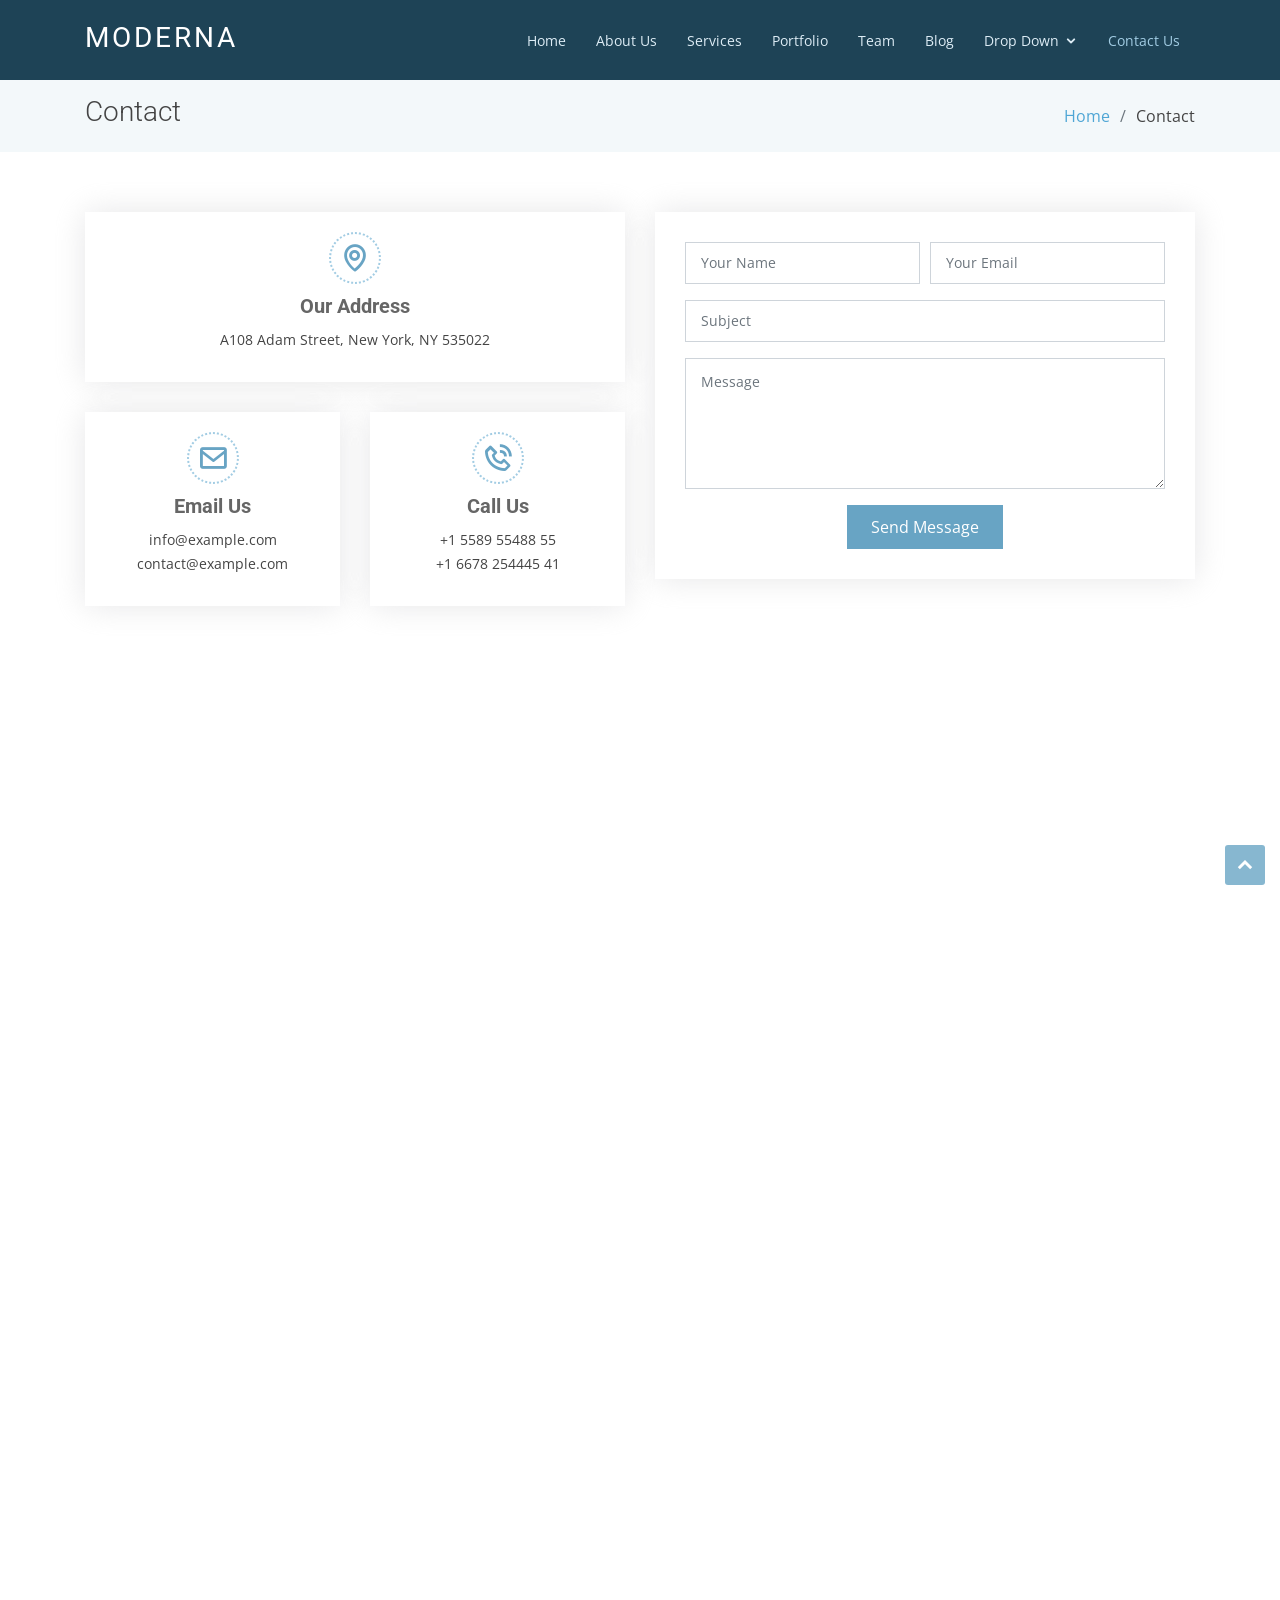
<file: wwwroot/Templates/Moderna/contact.html>
<!DOCTYPE html>
<html lang="en">

<head>
  <meta charset="utf-8">
  <meta content="width=device-width, initial-scale=1.0" name="viewport">

  <title>Contact - Moderna Bootstrap Template</title>
  <meta content="" name="descriptison">
  <meta content="" name="keywords">

  <!-- Favicons -->
  <link href="assets/img/favicon.png" rel="icon">
  <link href="assets/img/apple-touch-icon.png" rel="apple-touch-icon">

  <!-- Google Fonts -->
  <link href="https://fonts.googleapis.com/css?family=Open+Sans:300,300i,400,400i,600,600i,700,700i|Roboto:300,300i,400,400i,500,500i,700,700i&display=swap" rel="stylesheet">

  <!-- Vendor CSS Files -->
  <link href="assets/vendor/bootstrap/css/bootstrap.min.css" rel="stylesheet">
  <link href="assets/vendor/animate.css/animate.min.css" rel="stylesheet">
  <link href="assets/vendor/icofont/icofont.min.css" rel="stylesheet">
  <link href="assets/vendor/boxicons/css/boxicons.min.css" rel="stylesheet">
  <link href="assets/vendor/venobox/venobox.css" rel="stylesheet">
  <link href="assets/vendor/owl.carousel/assets/owl.carousel.min.css" rel="stylesheet">
  <link href="assets/vendor/aos/aos.css" rel="stylesheet">

  <!-- Template Main CSS File -->
  <link href="assets/css/style.css" rel="stylesheet">

  <!-- =======================================================
  * Template Name: Moderna - v2.0.1
  * Template URL: https://bootstrapmade.com/free-bootstrap-template-corporate-moderna/
  * Author: BootstrapMade.com
  * License: https://bootstrapmade.com/license/
  ======================================================== -->
</head>

<body>

  <!-- ======= Header ======= -->
  <header id="header" class="fixed-top ">
    <div class="container">

      <div class="logo float-left">
        <h1 class="text-light"><a href="index.html"><span>Moderna</span></a></h1>
        <!-- Uncomment below if you prefer to use an image logo -->
        <!-- <a href="index.html"><img src="assets/img/logo.png" alt="" class="img-fluid"></a>-->
      </div>

      <nav class="nav-menu float-right d-none d-lg-block">
        <ul>
          <li><a href="index.html">Home</a></li>
          <li><a href="about.html">About Us</a></li>
          <li><a href="services.html">Services</a></li>
          <li><a href="portfolio.html">Portfolio</a></li>
          <li><a href="team.html">Team</a></li>
          <li><a href="blog.html">Blog</a></li>
          <li class="drop-down"><a href="">Drop Down</a>
            <ul>
              <li><a href="#">Drop Down 1</a></li>
              <li class="drop-down"><a href="#">Drop Down 2</a>
                <ul>
                  <li><a href="#">Deep Drop Down 1</a></li>
                  <li><a href="#">Deep Drop Down 2</a></li>
                  <li><a href="#">Deep Drop Down 3</a></li>
                  <li><a href="#">Deep Drop Down 4</a></li>
                  <li><a href="#">Deep Drop Down 5</a></li>
                </ul>
              </li>
              <li><a href="#">Drop Down 3</a></li>
              <li><a href="#">Drop Down 4</a></li>
              <li><a href="#">Drop Down 5</a></li>
            </ul>
          </li>
          <li class="active"><a href="contact.html">Contact Us</a></li>
        </ul>
      </nav><!-- .nav-menu -->

    </div>
  </header><!-- End Header -->

  <main id="main">

    <!-- ======= Contact Section ======= -->
    <section class="breadcrumbs">
      <div class="container">

        <div class="d-flex justify-content-between align-items-center">
          <h2>Contact</h2>
          <ol>
            <li><a href="index.html">Home</a></li>
            <li>Contact</li>
          </ol>
        </div>

      </div>
    </section><!-- End Contact Section -->

    <!-- ======= Contact Section ======= -->
    <section class="contact" data-aos="fade-up" data-aos-easing="ease-in-out" data-aos-duration="500">
      <div class="container">

        <div class="row">

          <div class="col-lg-6">

            <div class="row">
              <div class="col-md-12">
                <div class="info-box">
                  <i class="bx bx-map"></i>
                  <h3>Our Address</h3>
                  <p>A108 Adam Street, New York, NY 535022</p>
                </div>
              </div>
              <div class="col-md-6">
                <div class="info-box">
                  <i class="bx bx-envelope"></i>
                  <h3>Email Us</h3>
                  <p>info@example.com<br>contact@example.com</p>
                </div>
              </div>
              <div class="col-md-6">
                <div class="info-box">
                  <i class="bx bx-phone-call"></i>
                  <h3>Call Us</h3>
                  <p>+1 5589 55488 55<br>+1 6678 254445 41</p>
                </div>
              </div>
            </div>

          </div>

          <div class="col-lg-6">
            <form action="forms/contact.php" method="post" role="form" class="php-email-form">
              <div class="form-row">
                <div class="col-md-6 form-group">
                  <input type="text" name="name" class="form-control" id="name" placeholder="Your Name" data-rule="minlen:4" data-msg="Please enter at least 4 chars" />
                  <div class="validate"></div>
                </div>
                <div class="col-md-6 form-group">
                  <input type="email" class="form-control" name="email" id="email" placeholder="Your Email" data-rule="email" data-msg="Please enter a valid email" />
                  <div class="validate"></div>
                </div>
              </div>
              <div class="form-group">
                <input type="text" class="form-control" name="subject" id="subject" placeholder="Subject" data-rule="minlen:4" data-msg="Please enter at least 8 chars of subject" />
                <div class="validate"></div>
              </div>
              <div class="form-group">
                <textarea class="form-control" name="message" rows="5" data-rule="required" data-msg="Please write something for us" placeholder="Message"></textarea>
                <div class="validate"></div>
              </div>
              <div class="mb-3">
                <div class="loading">Loading</div>
                <div class="error-message"></div>
                <div class="sent-message">Your message has been sent. Thank you!</div>
              </div>
              <div class="text-center"><button type="submit">Send Message</button></div>
            </form>
          </div>

        </div>

      </div>
    </section><!-- End Contact Section -->

    <!-- ======= Map Section ======= -->
    <section class="map mt-2">
      <div class="container-fluid p-0">
        <iframe src="https://www.google.com/maps/embed?pb=!1m18!1m12!1m3!1d3024.2219901290355!2d-74.00369368400567!3d40.71312937933185!2m3!1f0!2f0!3f0!3m2!1i1024!2i768!4f13.1!3m3!1m2!1s0x89c25a23e28c1191%3A0x49f75d3281df052a!2s150%20Park%20Row%2C%20New%20York%2C%20NY%2010007%2C%20USA!5e0!3m2!1sen!2sbg!4v1579767901424!5m2!1sen!2sbg" frameborder="0" style="border:0;" allowfullscreen=""></iframe>
      </div>
    </section><!-- End Map Section -->

  </main><!-- End #main -->

  <!-- ======= Footer ======= -->
  <footer id="footer" data-aos="fade-up" data-aos-easing="ease-in-out" data-aos-duration="500">

    <div class="footer-newsletter">
      <div class="container">
        <div class="row">
          <div class="col-lg-6">
            <h4>Our Newsletter</h4>
            <p>Tamen quem nulla quae legam multos aute sint culpa legam noster magna</p>
          </div>
          <div class="col-lg-6">
            <form action="" method="post">
              <input type="email" name="email"><input type="submit" value="Subscribe">
            </form>
          </div>
        </div>
      </div>
    </div>

    <div class="footer-top">
      <div class="container">
        <div class="row">

          <div class="col-lg-3 col-md-6 footer-links">
            <h4>Useful Links</h4>
            <ul>
              <li><i class="bx bx-chevron-right"></i> <a href="#">Home</a></li>
              <li><i class="bx bx-chevron-right"></i> <a href="#">About us</a></li>
              <li><i class="bx bx-chevron-right"></i> <a href="#">Services</a></li>
              <li><i class="bx bx-chevron-right"></i> <a href="#">Terms of service</a></li>
              <li><i class="bx bx-chevron-right"></i> <a href="#">Privacy policy</a></li>
            </ul>
          </div>

          <div class="col-lg-3 col-md-6 footer-links">
            <h4>Our Services</h4>
            <ul>
              <li><i class="bx bx-chevron-right"></i> <a href="#">Web Design</a></li>
              <li><i class="bx bx-chevron-right"></i> <a href="#">Web Development</a></li>
              <li><i class="bx bx-chevron-right"></i> <a href="#">Product Management</a></li>
              <li><i class="bx bx-chevron-right"></i> <a href="#">Marketing</a></li>
              <li><i class="bx bx-chevron-right"></i> <a href="#">Graphic Design</a></li>
            </ul>
          </div>

          <div class="col-lg-3 col-md-6 footer-contact">
            <h4>Contact Us</h4>
            <p>
              A108 Adam Street <br>
              New York, NY 535022<br>
              United States <br><br>
              <strong>Phone:</strong> +1 5589 55488 55<br>
              <strong>Email:</strong> info@example.com<br>
            </p>

          </div>

          <div class="col-lg-3 col-md-6 footer-info">
            <h3>About Moderna</h3>
            <p>Cras fermentum odio eu feugiat lide par naso tierra. Justo eget nada terra videa magna derita valies darta donna mare fermentum iaculis eu non diam phasellus.</p>
            <div class="social-links mt-3">
              <a href="#" class="twitter"><i class="bx bxl-twitter"></i></a>
              <a href="#" class="facebook"><i class="bx bxl-facebook"></i></a>
              <a href="#" class="instagram"><i class="bx bxl-instagram"></i></a>
              <a href="#" class="linkedin"><i class="bx bxl-linkedin"></i></a>
            </div>
          </div>

        </div>
      </div>
    </div>

    <div class="container">
      <div class="copyright">
        &copy; Copyright <strong><span>Moderna</span></strong>. All Rights Reserved
      </div>
      <div class="credits">
        <!-- All the links in the footer should remain intact. -->
        <!-- You can delete the links only if you purchased the pro version. -->
        <!-- Licensing information: https://bootstrapmade.com/license/ -->
        <!-- Purchase the pro version with working PHP/AJAX contact form: https://bootstrapmade.com/free-bootstrap-template-corporate-moderna/ -->
        Designed by <a href="https://bootstrapmade.com/">BootstrapMade</a>
      </div>
    </div>
  </footer><!-- End Footer -->

  <a href="#" class="back-to-top"><i class="icofont-simple-up"></i></a>

  <!-- Vendor JS Files -->
  <script src="assets/vendor/jquery/jquery.min.js"></script>
  <script src="assets/vendor/bootstrap/js/bootstrap.bundle.min.js"></script>
  <script src="assets/vendor/jquery.easing/jquery.easing.min.js"></script>
  <script src="assets/vendor/php-email-form/validate.js"></script>
  <script src="assets/vendor/venobox/venobox.min.js"></script>
  <script src="assets/vendor/waypoints/jquery.waypoints.min.js"></script>
  <script src="assets/vendor/counterup/counterup.min.js"></script>
  <script src="assets/vendor/owl.carousel/owl.carousel.min.js"></script>
  <script src="assets/vendor/isotope-layout/isotope.pkgd.min.js"></script>
  <script src="assets/vendor/aos/aos.js"></script>

  <!-- Template Main JS File -->
  <script src="assets/js/main.js"></script>

</body>

</html>
</file>
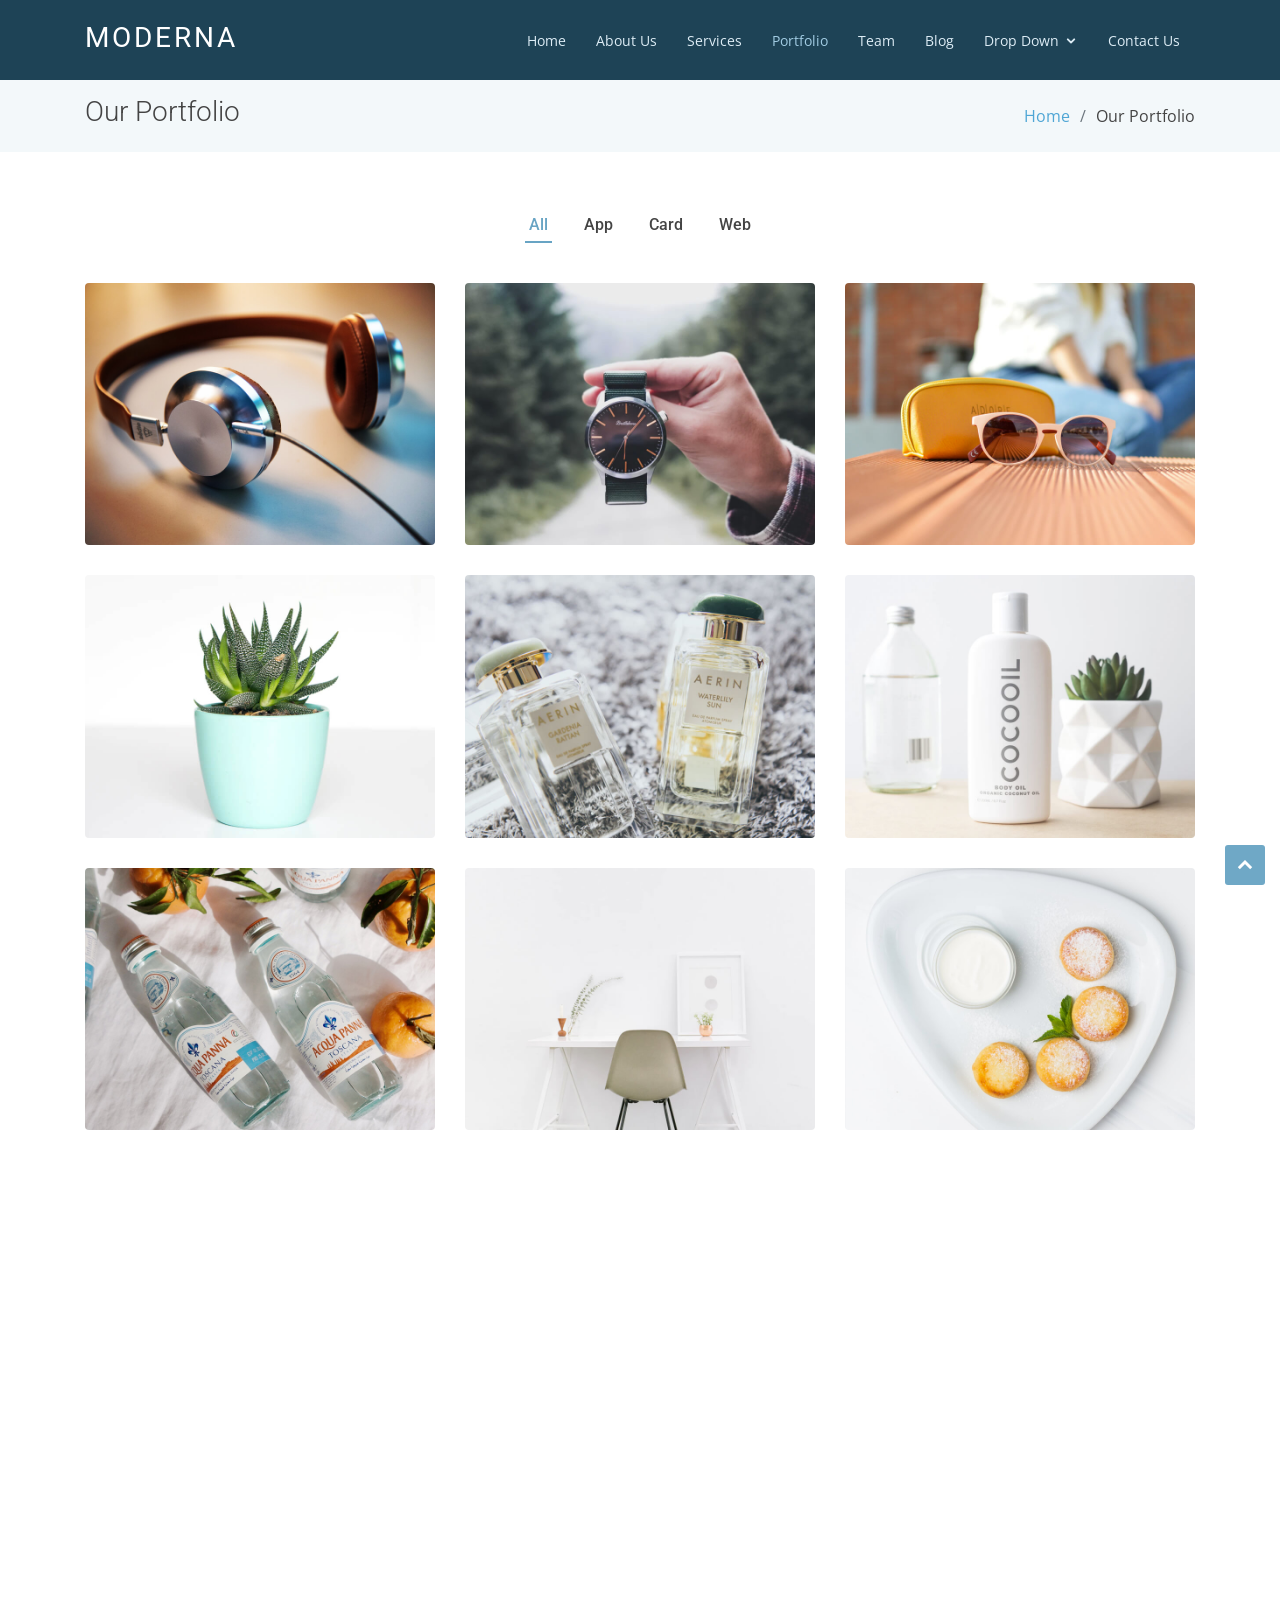
<file: wwwroot/Templates/Moderna/portfolio.html>
<!DOCTYPE html>
<html lang="en">

<head>
  <meta charset="utf-8">
  <meta content="width=device-width, initial-scale=1.0" name="viewport">

  <title>Portfolio - Moderna Bootstrap Template</title>
  <meta content="" name="descriptison">
  <meta content="" name="keywords">

  <!-- Favicons -->
  <link href="assets/img/favicon.png" rel="icon">
  <link href="assets/img/apple-touch-icon.png" rel="apple-touch-icon">

  <!-- Google Fonts -->
  <link href="https://fonts.googleapis.com/css?family=Open+Sans:300,300i,400,400i,600,600i,700,700i|Roboto:300,300i,400,400i,500,500i,700,700i&display=swap" rel="stylesheet">

  <!-- Vendor CSS Files -->
  <link href="assets/vendor/bootstrap/css/bootstrap.min.css" rel="stylesheet">
  <link href="assets/vendor/animate.css/animate.min.css" rel="stylesheet">
  <link href="assets/vendor/icofont/icofont.min.css" rel="stylesheet">
  <link href="assets/vendor/boxicons/css/boxicons.min.css" rel="stylesheet">
  <link href="assets/vendor/venobox/venobox.css" rel="stylesheet">
  <link href="assets/vendor/owl.carousel/assets/owl.carousel.min.css" rel="stylesheet">
  <link href="assets/vendor/aos/aos.css" rel="stylesheet">

  <!-- Template Main CSS File -->
  <link href="assets/css/style.css" rel="stylesheet">

  <!-- =======================================================
  * Template Name: Moderna - v2.0.1
  * Template URL: https://bootstrapmade.com/free-bootstrap-template-corporate-moderna/
  * Author: BootstrapMade.com
  * License: https://bootstrapmade.com/license/
  ======================================================== -->
</head>

<body>

  <!-- ======= Header ======= -->
  <header id="header" class="fixed-top ">
    <div class="container">

      <div class="logo float-left">
        <h1 class="text-light"><a href="index.html"><span>Moderna</span></a></h1>
        <!-- Uncomment below if you prefer to use an image logo -->
        <!-- <a href="index.html"><img src="assets/img/logo.png" alt="" class="img-fluid"></a>-->
      </div>

      <nav class="nav-menu float-right d-none d-lg-block">
        <ul>
          <li><a href="index.html">Home</a></li>
          <li><a href="about.html">About Us</a></li>
          <li><a href="services.html">Services</a></li>
          <li class="active"><a href="portfolio.html">Portfolio</a></li>
          <li><a href="team.html">Team</a></li>
          <li><a href="blog.html">Blog</a></li>
          <li class="drop-down"><a href="">Drop Down</a>
            <ul>
              <li><a href="#">Drop Down 1</a></li>
              <li class="drop-down"><a href="#">Drop Down 2</a>
                <ul>
                  <li><a href="#">Deep Drop Down 1</a></li>
                  <li><a href="#">Deep Drop Down 2</a></li>
                  <li><a href="#">Deep Drop Down 3</a></li>
                  <li><a href="#">Deep Drop Down 4</a></li>
                  <li><a href="#">Deep Drop Down 5</a></li>
                </ul>
              </li>
              <li><a href="#">Drop Down 3</a></li>
              <li><a href="#">Drop Down 4</a></li>
              <li><a href="#">Drop Down 5</a></li>
            </ul>
          </li>
          <li><a href="contact.html">Contact Us</a></li>
        </ul>
      </nav><!-- .nav-menu -->

    </div>
  </header><!-- End Header -->

  <main id="main">

    <!-- ======= Our Portfolio Section ======= -->
    <section class="breadcrumbs">
      <div class="container">

        <div class="d-flex justify-content-between align-items-center">
          <h2>Our Portfolio</h2>
          <ol>
            <li><a href="index.html">Home</a></li>
            <li>Our Portfolio</li>
          </ol>
        </div>

      </div>
    </section><!-- End Our Portfolio Section -->

    <!-- ======= Portfolio Section ======= -->
    <section class="portfolio">
      <div class="container">

        <div class="row">
          <div class="col-lg-12">
            <ul id="portfolio-flters">
              <li data-filter="*" class="filter-active">All</li>
              <li data-filter=".filter-app">App</li>
              <li data-filter=".filter-card">Card</li>
              <li data-filter=".filter-web">Web</li>
            </ul>
          </div>
        </div>

        <div class="row portfolio-container" data-aos="fade-up" data-aos-easing="ease-in-out" data-aos-duration="500">

          <div class="col-lg-4 col-md-6 filter-app">
            <div class="portfolio-item">
              <img src="assets/img/portfolio/portfolio-1.jpg" class="img-fluid" alt="">
              <div class="portfolio-info">
                <h3><a href="assets/img/portfolio/portfolio-1.jpg" data-gall="portfolioGallery" class="venobox" title="App 1">App 1</a></h3>
                <a href="assets/img/portfolio/portfolio-1.jpg" data-gall="portfolioGallery" class="venobox" title="App 1"><i class="icofont-plus"></i></a>
              </div>
            </div>
          </div>

          <div class="col-lg-4 col-md-6 filter-web">
            <div class="portfolio-item">
              <img src="assets/img/portfolio/portfolio-2.jpg" class="img-fluid" alt="">
              <div class="portfolio-info">
                <h3><a href="assets/img/portfolio/portfolio-2.jpg" data-gall="portfolioGallery" class="venobox" title="Web 3">Web 3</a></h3>
                <a href="assets/img/portfolio/portfolio-2.jpg" data-gall="portfolioGallery" class="venobox" title="Web 3"><i class="icofont-plus"></i></a>
              </div>
            </div>
          </div>

          <div class="col-lg-4 col-md-6 filter-app">
            <div class="portfolio-item">
              <img src="assets/img/portfolio/portfolio-3.jpg" class="img-fluid" alt="">
              <div class="portfolio-info">
                <h3><a href="assets/img/portfolio/portfolio-3.jpg" data-gall="portfolioGallery" class="venobox" title="App 2">App 2</a></h3>
                <a href="assets/img/portfolio/portfolio-3.jpg" data-gall="portfolioGallery" class="venobox" title="App 2"><i class="icofont-plus"></i></a>
              </div>
            </div>
          </div>

          <div class="col-lg-4 col-md-6 filter-card">
            <div class="portfolio-item">
              <img src="assets/img/portfolio/portfolio-4.jpg" class="img-fluid" alt="">
              <div class="portfolio-info">
                <h3><a href="assets/img/portfolio/portfolio-4.jpg" data-gall="portfolioGallery" class="venobox" title="Card 2">Card 2</a></h3>
                <a href="assets/img/portfolio/portfolio-4.jpg" data-gall="portfolioGallery" class="venobox" title="Card 2"><i class="icofont-plus"></i></a>
              </div>
            </div>
          </div>

          <div class="col-lg-4 col-md-6 filter-web">
            <div class="portfolio-item">
              <img src="assets/img/portfolio/portfolio-5.jpg" class="img-fluid" alt="">
              <div class="portfolio-info">
                <h3><a href="assets/img/portfolio/portfolio-5.jpg" data-gall="portfolioGallery" class="venobox" title="Web 2">Web 2</a></h3>
                <a href="assets/img/portfolio/portfolio-5.jpg" data-gall="portfolioGallery" class="venobox" title="Web 2"><i class="icofont-plus"></i></a>
              </div>
            </div>
          </div>

          <div class="col-lg-4 col-md-6 filter-app">
            <div class="portfolio-item">
              <img src="assets/img/portfolio/portfolio-6.jpg" class="img-fluid" alt="">
              <div class="portfolio-info">
                <h3><a href="assets/img/portfolio/portfolio-6.jpg" data-gall="portfolioGallery" class="venobox" title="App 3">App 3</a></h3>
                <a href="assets/img/portfolio/portfolio-6.jpg" data-gall="portfolioGallery" class="venobox" title="App 3"><i class="icofont-plus"></i></a>
              </div>
            </div>
          </div>

          <div class="col-lg-4 col-md-6 filter-card">
            <div class="portfolio-item">
              <img src="assets/img/portfolio/portfolio-7.jpg" class="img-fluid" alt="">
              <div class="portfolio-info">
                <h3><a href="assets/img/portfolio/portfolio-7.jpg" data-gall="portfolioGallery" class="venobox" title="Card 1">Card 1</a></h3>
                <a href="assets/img/portfolio/portfolio-7.jpg" data-gall="portfolioGallery" class="venobox" title="Card 1"><i class="icofont-plus"></i></a>
              </div>
            </div>
          </div>

          <div class="col-lg-4 col-md-6 filter-card">
            <div class="portfolio-item">
              <img src="assets/img/portfolio/portfolio-8.jpg" class="img-fluid" alt="">
              <div class="portfolio-info">
                <h3><a href="assets/img/portfolio/portfolio-8.jpg" data-gall="portfolioGallery" class="venobox" title="Card 3">Card 3</a></h3>
                <a href="assets/img/portfolio/portfolio-8.jpg" data-gall="portfolioGallery" class="venobox" title="Card 3"><i class="icofont-plus"></i></a>
              </div>
            </div>
          </div>

          <div class="col-lg-4 col-md-6 filter-web">
            <div class="portfolio-item">
              <img src="assets/img/portfolio/portfolio-9.jpg" class="img-fluid" alt="">
              <div class="portfolio-info">
                <h3><a href="assets/img/portfolio/portfolio-9.jpg" data-gall="portfolioGallery" class="venobox" title="Web 1">Web 1</a></h3>
                <a href="assets/img/portfolio/portfolio-9.jpg" data-gall="portfolioGallery" class="venobox" title="Web 1"><i class="icofont-plus"></i></a>
              </div>
            </div>
          </div>

        </div>

      </div>
    </section><!-- End Portfolio Section -->

  </main><!-- End #main -->

  <!-- ======= Footer ======= -->
  <footer id="footer" data-aos="fade-up" data-aos-easing="ease-in-out" data-aos-duration="500">

    <div class="footer-newsletter">
      <div class="container">
        <div class="row">
          <div class="col-lg-6">
            <h4>Our Newsletter</h4>
            <p>Tamen quem nulla quae legam multos aute sint culpa legam noster magna</p>
          </div>
          <div class="col-lg-6">
            <form action="" method="post">
              <input type="email" name="email"><input type="submit" value="Subscribe">
            </form>
          </div>
        </div>
      </div>
    </div>

    <div class="footer-top">
      <div class="container">
        <div class="row">

          <div class="col-lg-3 col-md-6 footer-links">
            <h4>Useful Links</h4>
            <ul>
              <li><i class="bx bx-chevron-right"></i> <a href="#">Home</a></li>
              <li><i class="bx bx-chevron-right"></i> <a href="#">About us</a></li>
              <li><i class="bx bx-chevron-right"></i> <a href="#">Services</a></li>
              <li><i class="bx bx-chevron-right"></i> <a href="#">Terms of service</a></li>
              <li><i class="bx bx-chevron-right"></i> <a href="#">Privacy policy</a></li>
            </ul>
          </div>

          <div class="col-lg-3 col-md-6 footer-links">
            <h4>Our Services</h4>
            <ul>
              <li><i class="bx bx-chevron-right"></i> <a href="#">Web Design</a></li>
              <li><i class="bx bx-chevron-right"></i> <a href="#">Web Development</a></li>
              <li><i class="bx bx-chevron-right"></i> <a href="#">Product Management</a></li>
              <li><i class="bx bx-chevron-right"></i> <a href="#">Marketing</a></li>
              <li><i class="bx bx-chevron-right"></i> <a href="#">Graphic Design</a></li>
            </ul>
          </div>

          <div class="col-lg-3 col-md-6 footer-contact">
            <h4>Contact Us</h4>
            <p>
              A108 Adam Street <br>
              New York, NY 535022<br>
              United States <br><br>
              <strong>Phone:</strong> +1 5589 55488 55<br>
              <strong>Email:</strong> info@example.com<br>
            </p>

          </div>

          <div class="col-lg-3 col-md-6 footer-info">
            <h3>About Moderna</h3>
            <p>Cras fermentum odio eu feugiat lide par naso tierra. Justo eget nada terra videa magna derita valies darta donna mare fermentum iaculis eu non diam phasellus.</p>
            <div class="social-links mt-3">
              <a href="#" class="twitter"><i class="bx bxl-twitter"></i></a>
              <a href="#" class="facebook"><i class="bx bxl-facebook"></i></a>
              <a href="#" class="instagram"><i class="bx bxl-instagram"></i></a>
              <a href="#" class="linkedin"><i class="bx bxl-linkedin"></i></a>
            </div>
          </div>

        </div>
      </div>
    </div>

    <div class="container">
      <div class="copyright">
        &copy; Copyright <strong><span>Moderna</span></strong>. All Rights Reserved
      </div>
      <div class="credits">
        <!-- All the links in the footer should remain intact. -->
        <!-- You can delete the links only if you purchased the pro version. -->
        <!-- Licensing information: https://bootstrapmade.com/license/ -->
        <!-- Purchase the pro version with working PHP/AJAX contact form: https://bootstrapmade.com/free-bootstrap-template-corporate-moderna/ -->
        Designed by <a href="https://bootstrapmade.com/">BootstrapMade</a>
      </div>
    </div>
  </footer><!-- End Footer -->

  <a href="#" class="back-to-top"><i class="icofont-simple-up"></i></a>

  <!-- Vendor JS Files -->
  <script src="assets/vendor/jquery/jquery.min.js"></script>
  <script src="assets/vendor/bootstrap/js/bootstrap.bundle.min.js"></script>
  <script src="assets/vendor/jquery.easing/jquery.easing.min.js"></script>
  <script src="assets/vendor/php-email-form/validate.js"></script>
  <script src="assets/vendor/venobox/venobox.min.js"></script>
  <script src="assets/vendor/waypoints/jquery.waypoints.min.js"></script>
  <script src="assets/vendor/counterup/counterup.min.js"></script>
  <script src="assets/vendor/owl.carousel/owl.carousel.min.js"></script>
  <script src="assets/vendor/isotope-layout/isotope.pkgd.min.js"></script>
  <script src="assets/vendor/aos/aos.js"></script>

  <!-- Template Main JS File -->
  <script src="assets/js/main.js"></script>

</body>

</html>
</file>
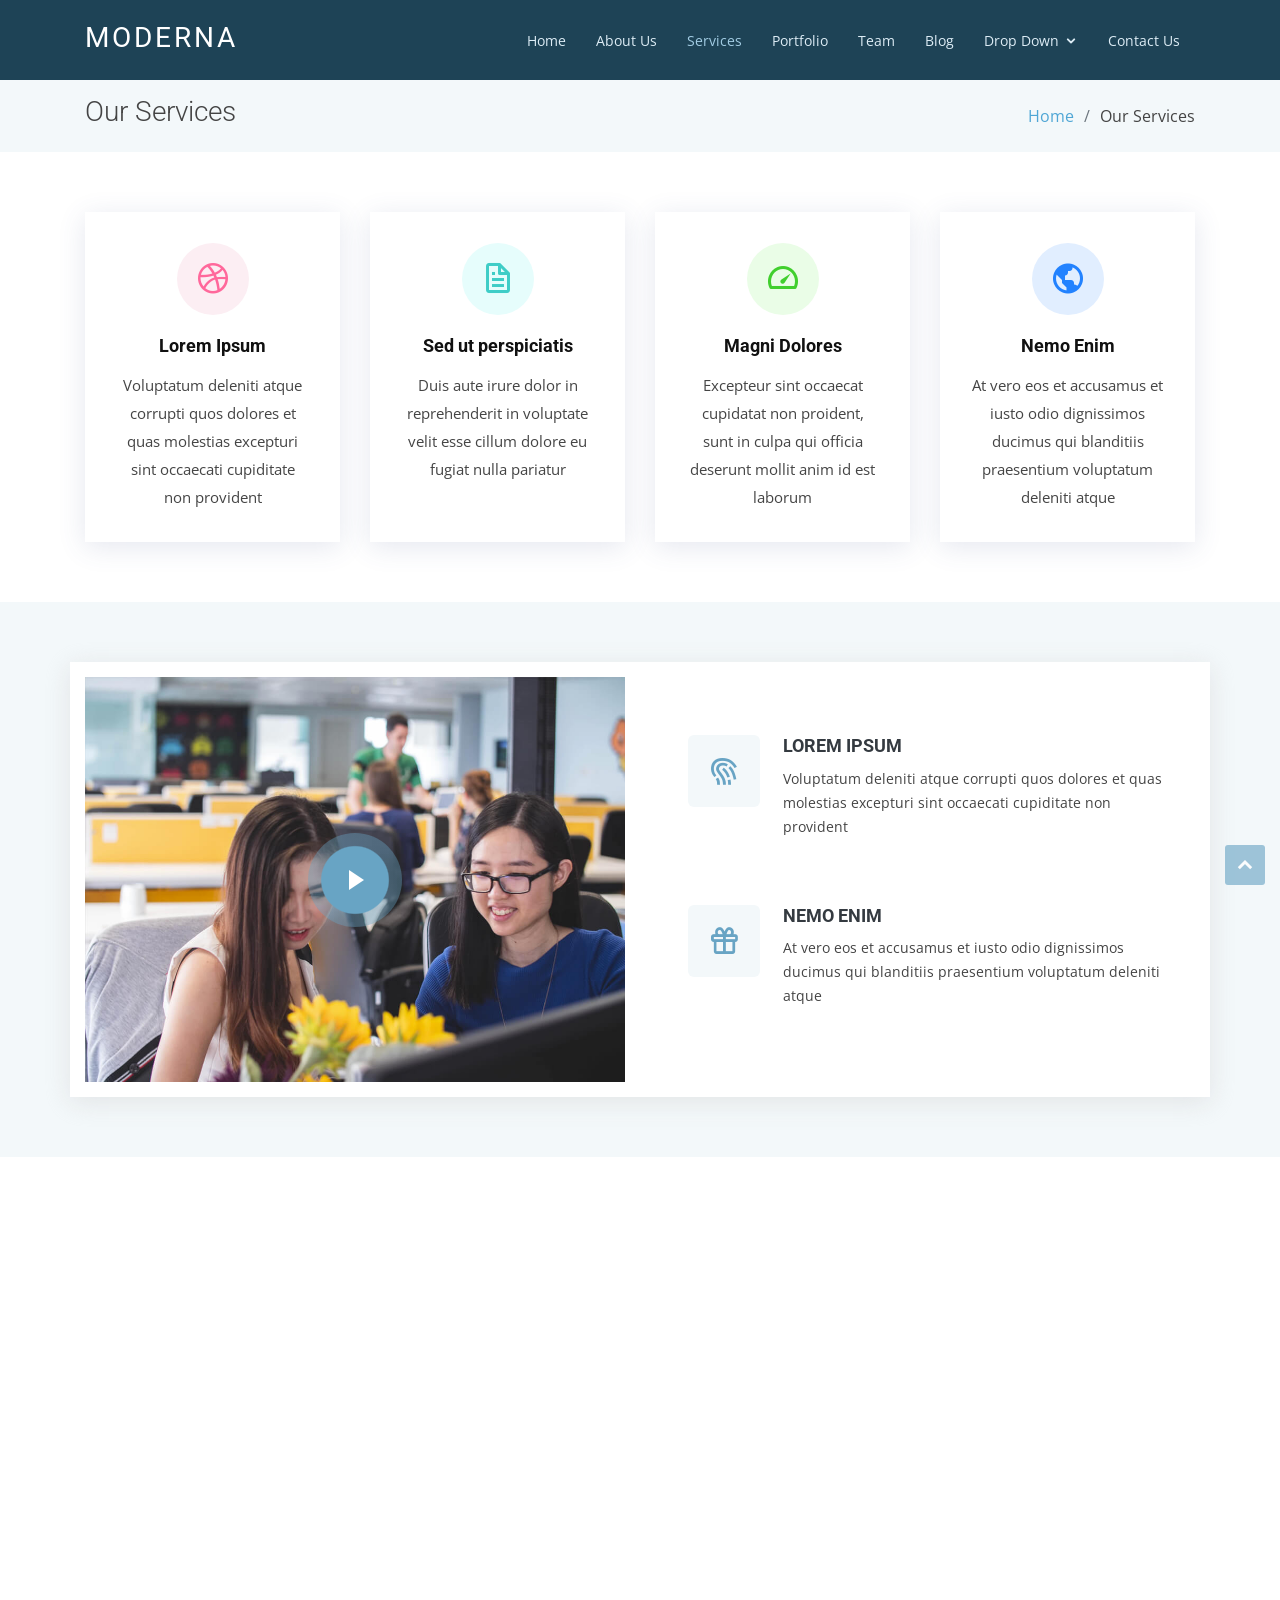
<file: wwwroot/Templates/Moderna/services.html>
<!DOCTYPE html>
<html lang="en">

<head>
  <meta charset="utf-8">
  <meta content="width=device-width, initial-scale=1.0" name="viewport">

  <title>Services - Moderna Bootstrap Template</title>
  <meta content="" name="descriptison">
  <meta content="" name="keywords">

  <!-- Favicons -->
  <link href="assets/img/favicon.png" rel="icon">
  <link href="assets/img/apple-touch-icon.png" rel="apple-touch-icon">

  <!-- Google Fonts -->
  <link href="https://fonts.googleapis.com/css?family=Open+Sans:300,300i,400,400i,600,600i,700,700i|Roboto:300,300i,400,400i,500,500i,700,700i&display=swap" rel="stylesheet">

  <!-- Vendor CSS Files -->
  <link href="assets/vendor/bootstrap/css/bootstrap.min.css" rel="stylesheet">
  <link href="assets/vendor/animate.css/animate.min.css" rel="stylesheet">
  <link href="assets/vendor/icofont/icofont.min.css" rel="stylesheet">
  <link href="assets/vendor/boxicons/css/boxicons.min.css" rel="stylesheet">
  <link href="assets/vendor/venobox/venobox.css" rel="stylesheet">
  <link href="assets/vendor/owl.carousel/assets/owl.carousel.min.css" rel="stylesheet">
  <link href="assets/vendor/aos/aos.css" rel="stylesheet">

  <!-- Template Main CSS File -->
  <link href="assets/css/style.css" rel="stylesheet">

  <!-- =======================================================
  * Template Name: Moderna - v2.0.1
  * Template URL: https://bootstrapmade.com/free-bootstrap-template-corporate-moderna/
  * Author: BootstrapMade.com
  * License: https://bootstrapmade.com/license/
  ======================================================== -->
</head>

<body>

  <!-- ======= Header ======= -->
  <header id="header" class="fixed-top ">
    <div class="container">

      <div class="logo float-left">
        <h1 class="text-light"><a href="index.html"><span>Moderna</span></a></h1>
        <!-- Uncomment below if you prefer to use an image logo -->
        <!-- <a href="index.html"><img src="assets/img/logo.png" alt="" class="img-fluid"></a>-->
      </div>

      <nav class="nav-menu float-right d-none d-lg-block">
        <ul>
          <li><a href="index.html">Home</a></li>
          <li><a href="about.html">About Us</a></li>
          <li class="active"><a href="services.html">Services</a></li>
          <li><a href="portfolio.html">Portfolio</a></li>
          <li><a href="team.html">Team</a></li>
          <li><a href="blog.html">Blog</a></li>
          <li class="drop-down"><a href="">Drop Down</a>
            <ul>
              <li><a href="#">Drop Down 1</a></li>
              <li class="drop-down"><a href="#">Drop Down 2</a>
                <ul>
                  <li><a href="#">Deep Drop Down 1</a></li>
                  <li><a href="#">Deep Drop Down 2</a></li>
                  <li><a href="#">Deep Drop Down 3</a></li>
                  <li><a href="#">Deep Drop Down 4</a></li>
                  <li><a href="#">Deep Drop Down 5</a></li>
                </ul>
              </li>
              <li><a href="#">Drop Down 3</a></li>
              <li><a href="#">Drop Down 4</a></li>
              <li><a href="#">Drop Down 5</a></li>
            </ul>
          </li>
          <li><a href="contact.html">Contact Us</a></li>
        </ul>
      </nav><!-- .nav-menu -->

    </div>
  </header><!-- End Header -->

  <main id="main">

    <!-- ======= Our Services Section ======= -->
    <section class="breadcrumbs">
      <div class="container">

        <div class="d-flex justify-content-between align-items-center">
          <h2>Our Services</h2>
          <ol>
            <li><a href="index.html">Home</a></li>
            <li>Our Services</li>
          </ol>
        </div>

      </div>
    </section><!-- End Our Services Section -->

    <!-- ======= Services Section ======= -->
    <section class="services">
      <div class="container">

        <div class="row">
          <div class="col-md-6 col-lg-3 d-flex align-items-stretch" data-aos="fade-up">
            <div class="icon-box icon-box-pink">
              <div class="icon"><i class="bx bxl-dribbble"></i></div>
              <h4 class="title"><a href="">Lorem Ipsum</a></h4>
              <p class="description">Voluptatum deleniti atque corrupti quos dolores et quas molestias excepturi sint occaecati cupiditate non provident</p>
            </div>
          </div>

          <div class="col-md-6 col-lg-3 d-flex align-items-stretch" data-aos="fade-up" data-aos-delay="100">
            <div class="icon-box icon-box-cyan">
              <div class="icon"><i class="bx bx-file"></i></div>
              <h4 class="title"><a href="">Sed ut perspiciatis</a></h4>
              <p class="description">Duis aute irure dolor in reprehenderit in voluptate velit esse cillum dolore eu fugiat nulla pariatur</p>
            </div>
          </div>

          <div class="col-md-6 col-lg-3 d-flex align-items-stretch" data-aos="fade-up" data-aos-delay="200">
            <div class="icon-box icon-box-green">
              <div class="icon"><i class="bx bx-tachometer"></i></div>
              <h4 class="title"><a href="">Magni Dolores</a></h4>
              <p class="description">Excepteur sint occaecat cupidatat non proident, sunt in culpa qui officia deserunt mollit anim id est laborum</p>
            </div>
          </div>

          <div class="col-md-6 col-lg-3 d-flex align-items-stretch" data-aos="fade-up" data-aos-delay="200">
            <div class="icon-box icon-box-blue">
              <div class="icon"><i class="bx bx-world"></i></div>
              <h4 class="title"><a href="">Nemo Enim</a></h4>
              <p class="description">At vero eos et accusamus et iusto odio dignissimos ducimus qui blanditiis praesentium voluptatum deleniti atque</p>
            </div>
          </div>

        </div>

      </div>
    </section><!-- End Services Section -->

    <!-- ======= Why Us Section ======= -->
    <section class="why-us section-bg" data-aos="fade-up" date-aos-delay="200">
      <div class="container">

        <div class="row">
          <div class="col-lg-6 video-box">
            <img src="assets/img/why-us.jpg" class="img-fluid" alt="">
            <a href="https://www.youtube.com/watch?v=jDDaplaOz7Q" class="venobox play-btn mb-4" data-vbtype="video" data-autoplay="true"></a>
          </div>

          <div class="col-lg-6 d-flex flex-column justify-content-center p-5">

            <div class="icon-box">
              <div class="icon"><i class="bx bx-fingerprint"></i></div>
              <h4 class="title"><a href="">Lorem Ipsum</a></h4>
              <p class="description">Voluptatum deleniti atque corrupti quos dolores et quas molestias excepturi sint occaecati cupiditate non provident</p>
            </div>

            <div class="icon-box">
              <div class="icon"><i class="bx bx-gift"></i></div>
              <h4 class="title"><a href="">Nemo Enim</a></h4>
              <p class="description">At vero eos et accusamus et iusto odio dignissimos ducimus qui blanditiis praesentium voluptatum deleniti atque</p>
            </div>

          </div>
        </div>

      </div>
    </section><!-- End Why Us Section -->

    <!-- ======= Service Details Section ======= -->
    <section class="service-details">
      <div class="container">

        <div class="row">
          <div class="col-md-6 d-flex align-items-stretch" data-aos="fade-up">
            <div class="card">
              <div class="card-img">
                <img src="assets/img/service-details-1.jpg" alt="...">
              </div>
              <div class="card-body">
                <h5 class="card-title"><a href="#">Our Mission</a></h5>
                <p class="card-text">Lorem ipsum dolor sit amet, consectetur elit, sed do eiusmod tempor ut labore et dolore magna aliqua. Ut enim ad minim veniam, quis nostrud exercitation ullamco laboris nisi ut aliquip ex ea commodo consequat</p>
                <div class="read-more"><a href="#"><i class="icofont-arrow-right"></i> Read More</a></div>
              </div>
            </div>
          </div>
          <div class="col-md-6 d-flex align-items-stretch" data-aos="fade-up">
            <div class="card">
              <div class="card-img">
                <img src="assets/img/service-details-2.jpg" alt="...">
              </div>
              <div class="card-body">
                <h5 class="card-title"><a href="#">Our Plan</a></h5>
                <p class="card-text">Sed ut perspiciatis unde omnis iste natus error sit voluptatem doloremque laudantium, totam rem aperiam, eaque ipsa quae ab illo inventore veritatis et quasi architecto beatae vitae dicta sunt explicabo</p>
                <div class="read-more"><a href="#"><i class="icofont-arrow-right"></i> Read More</a></div>
              </div>
            </div>

          </div>
          <div class="col-md-6 d-flex align-items-stretch" data-aos="fade-up">
            <div class="card">
              <div class="card-img">
                <img src="assets/img/service-details-3.jpg" alt="...">
              </div>
              <div class="card-body">
                <h5 class="card-title"><a href="#">Our Vision</a></h5>
                <p class="card-text">Nemo enim ipsam voluptatem quia voluptas sit aut odit aut fugit, sed quia magni dolores eos qui ratione voluptatem sequi nesciunt Neque porro quisquam est, qui dolorem ipsum quia dolor sit amet</p>
                <div class="read-more"><a href="#"><i class="icofont-arrow-right"></i> Read More</a></div>
              </div>
            </div>
          </div>
          <div class="col-md-6 d-flex align-items-stretch" data-aos="fade-up">
            <div class="card">
              <div class="card-img">
                <img src="assets/img/service-details-4.jpg" alt="...">
              </div>
              <div class="card-body">
                <h5 class="card-title"><a href="#">Our Care</a></h5>
                <p class="card-text">Nostrum eum sed et autem dolorum perspiciatis. Magni porro quisquam laudantium voluptatem. In molestiae earum ab sit esse voluptatem. Eos ipsam cumque ipsum officiis qui nihil aut incidunt aut</p>
                <div class="read-more"><a href="#"><i class="icofont-arrow-right"></i> Read More</a></div>
              </div>
            </div>
          </div>
        </div>

      </div>
    </section><!-- End Service Details Section -->

    <!-- ======= Pricing Section ======= -->
    <section class="pricing section-bg" data-aos="fade-up">
      <div class="container">

        <div class="section-title">
          <h2>Pricing</h2>
          <p>Magnam dolores commodi suscipit. Necessitatibus eius consequatur ex aliquid fuga eum quidem. Sit sint consectetur velit. Quisquam quos quisquam cupiditate. Et nemo qui impedit suscipit alias ea. Quia fugiat sit in iste officiis commodi quidem hic quas.</p>
        </div>

        <div class="row no-gutters">

          <div class="col-lg-4 box">
            <h3>Free</h3>
            <h4>$0<span>per month</span></h4>
            <ul>
              <li><i class="bx bx-check"></i> Quam adipiscing vitae proin</li>
              <li><i class="bx bx-check"></i> Nec feugiat nisl pretium</li>
              <li><i class="bx bx-check"></i> Nulla at volutpat diam uteera</li>
              <li class="na"><i class="bx bx-x"></i> <span>Pharetra massa massa ultricies</span></li>
              <li class="na"><i class="bx bx-x"></i> <span>Massa ultricies mi quis hendrerit</span></li>
            </ul>
            <a href="#" class="get-started-btn">Get Started</a>
          </div>

          <div class="col-lg-4 box featured">
            <h3>Business</h3>
            <h4>$29<span>per month</span></h4>
            <ul>
              <li><i class="bx bx-check"></i> Quam adipiscing vitae proin</li>
              <li><i class="bx bx-check"></i> Nec feugiat nisl pretium</li>
              <li><i class="bx bx-check"></i> Nulla at volutpat diam uteera</li>
              <li><i class="bx bx-check"></i> Pharetra massa massa ultricies</li>
              <li><i class="bx bx-check"></i> Massa ultricies mi quis hendrerit</li>
            </ul>
            <a href="#" class="get-started-btn">Get Started</a>
          </div>

          <div class="col-lg-4 box">
            <h3>Developer</h3>
            <h4>$49<span>per month</span></h4>
            <ul>
              <li><i class="bx bx-check"></i> Quam adipiscing vitae proin</li>
              <li><i class="bx bx-check"></i> Nec feugiat nisl pretium</li>
              <li><i class="bx bx-check"></i> Nulla at volutpat diam uteera</li>
              <li><i class="bx bx-check"></i> Pharetra massa massa ultricies</li>
              <li><i class="bx bx-check"></i> Massa ultricies mi quis hendrerit</li>
            </ul>
            <a href="#" class="get-started-btn">Get Started</a>
          </div>

        </div>

      </div>
    </section><!-- End Pricing Section -->

  </main><!-- End #main -->

  <!-- ======= Footer ======= -->
  <footer id="footer" data-aos="fade-up" data-aos-easing="ease-in-out" data-aos-duration="500">

    <div class="footer-newsletter">
      <div class="container">
        <div class="row">
          <div class="col-lg-6">
            <h4>Our Newsletter</h4>
            <p>Tamen quem nulla quae legam multos aute sint culpa legam noster magna</p>
          </div>
          <div class="col-lg-6">
            <form action="" method="post">
              <input type="email" name="email"><input type="submit" value="Subscribe">
            </form>
          </div>
        </div>
      </div>
    </div>

    <div class="footer-top">
      <div class="container">
        <div class="row">

          <div class="col-lg-3 col-md-6 footer-links">
            <h4>Useful Links</h4>
            <ul>
              <li><i class="bx bx-chevron-right"></i> <a href="#">Home</a></li>
              <li><i class="bx bx-chevron-right"></i> <a href="#">About us</a></li>
              <li><i class="bx bx-chevron-right"></i> <a href="#">Services</a></li>
              <li><i class="bx bx-chevron-right"></i> <a href="#">Terms of service</a></li>
              <li><i class="bx bx-chevron-right"></i> <a href="#">Privacy policy</a></li>
            </ul>
          </div>

          <div class="col-lg-3 col-md-6 footer-links">
            <h4>Our Services</h4>
            <ul>
              <li><i class="bx bx-chevron-right"></i> <a href="#">Web Design</a></li>
              <li><i class="bx bx-chevron-right"></i> <a href="#">Web Development</a></li>
              <li><i class="bx bx-chevron-right"></i> <a href="#">Product Management</a></li>
              <li><i class="bx bx-chevron-right"></i> <a href="#">Marketing</a></li>
              <li><i class="bx bx-chevron-right"></i> <a href="#">Graphic Design</a></li>
            </ul>
          </div>

          <div class="col-lg-3 col-md-6 footer-contact">
            <h4>Contact Us</h4>
            <p>
              A108 Adam Street <br>
              New York, NY 535022<br>
              United States <br><br>
              <strong>Phone:</strong> +1 5589 55488 55<br>
              <strong>Email:</strong> info@example.com<br>
            </p>

          </div>

          <div class="col-lg-3 col-md-6 footer-info">
            <h3>About Moderna</h3>
            <p>Cras fermentum odio eu feugiat lide par naso tierra. Justo eget nada terra videa magna derita valies darta donna mare fermentum iaculis eu non diam phasellus.</p>
            <div class="social-links mt-3">
              <a href="#" class="twitter"><i class="bx bxl-twitter"></i></a>
              <a href="#" class="facebook"><i class="bx bxl-facebook"></i></a>
              <a href="#" class="instagram"><i class="bx bxl-instagram"></i></a>
              <a href="#" class="linkedin"><i class="bx bxl-linkedin"></i></a>
            </div>
          </div>

        </div>
      </div>
    </div>

    <div class="container">
      <div class="copyright">
        &copy; Copyright <strong><span>Moderna</span></strong>. All Rights Reserved
      </div>
      <div class="credits">
        <!-- All the links in the footer should remain intact. -->
        <!-- You can delete the links only if you purchased the pro version. -->
        <!-- Licensing information: https://bootstrapmade.com/license/ -->
        <!-- Purchase the pro version with working PHP/AJAX contact form: https://bootstrapmade.com/free-bootstrap-template-corporate-moderna/ -->
        Designed by <a href="https://bootstrapmade.com/">BootstrapMade</a>
      </div>
    </div>
  </footer><!-- End Footer -->

  <a href="#" class="back-to-top"><i class="icofont-simple-up"></i></a>

  <!-- Vendor JS Files -->
  <script src="assets/vendor/jquery/jquery.min.js"></script>
  <script src="assets/vendor/bootstrap/js/bootstrap.bundle.min.js"></script>
  <script src="assets/vendor/jquery.easing/jquery.easing.min.js"></script>
  <script src="assets/vendor/php-email-form/validate.js"></script>
  <script src="assets/vendor/venobox/venobox.min.js"></script>
  <script src="assets/vendor/waypoints/jquery.waypoints.min.js"></script>
  <script src="assets/vendor/counterup/counterup.min.js"></script>
  <script src="assets/vendor/owl.carousel/owl.carousel.min.js"></script>
  <script src="assets/vendor/isotope-layout/isotope.pkgd.min.js"></script>
  <script src="assets/vendor/aos/aos.js"></script>

  <!-- Template Main JS File -->
  <script src="assets/js/main.js"></script>

</body>

</html>
</file>
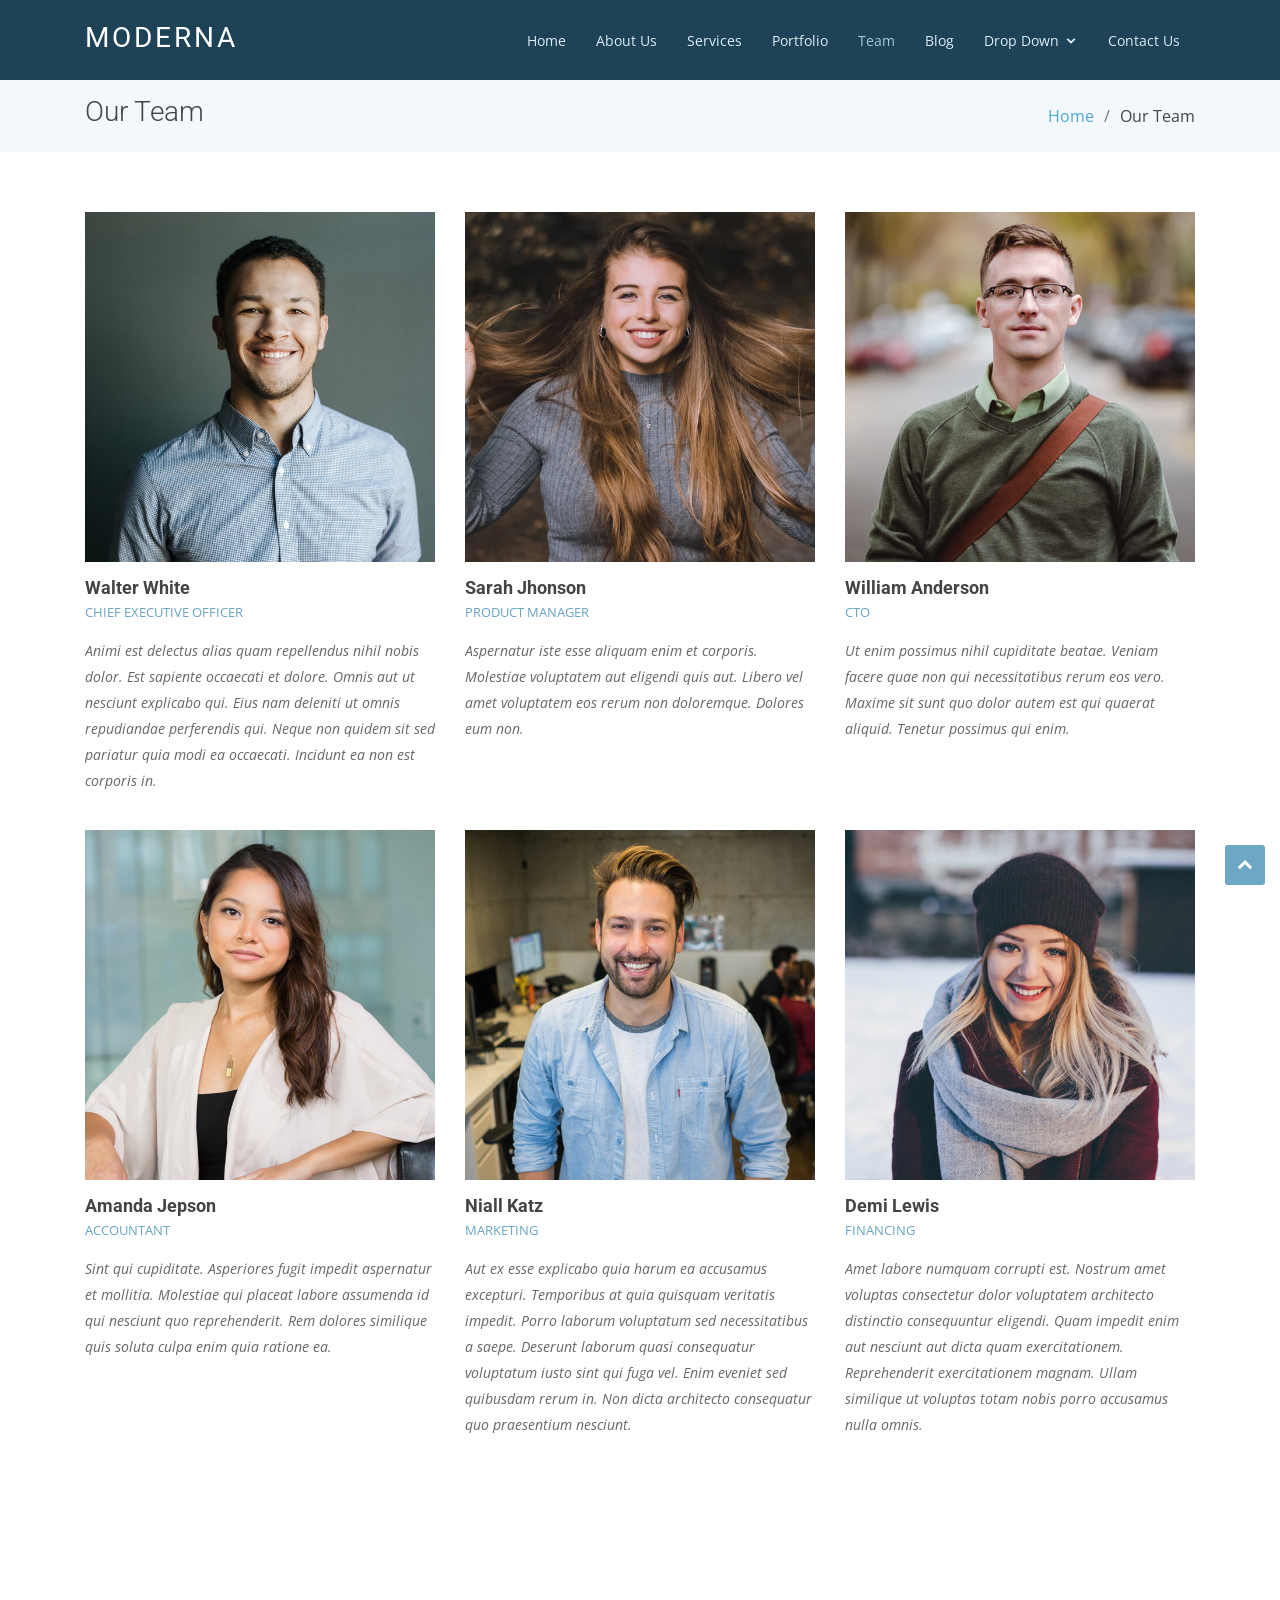
<file: wwwroot/Templates/Moderna/team.html>
<!DOCTYPE html>
<html lang="en">

<head>
  <meta charset="utf-8">
  <meta content="width=device-width, initial-scale=1.0" name="viewport">

  <title>Team - Moderna Bootstrap Template</title>
  <meta content="" name="descriptison">
  <meta content="" name="keywords">

  <!-- Favicons -->
  <link href="assets/img/favicon.png" rel="icon">
  <link href="assets/img/apple-touch-icon.png" rel="apple-touch-icon">

  <!-- Google Fonts -->
  <link href="https://fonts.googleapis.com/css?family=Open+Sans:300,300i,400,400i,600,600i,700,700i|Roboto:300,300i,400,400i,500,500i,700,700i&display=swap" rel="stylesheet">

  <!-- Vendor CSS Files -->
  <link href="assets/vendor/bootstrap/css/bootstrap.min.css" rel="stylesheet">
  <link href="assets/vendor/animate.css/animate.min.css" rel="stylesheet">
  <link href="assets/vendor/icofont/icofont.min.css" rel="stylesheet">
  <link href="assets/vendor/boxicons/css/boxicons.min.css" rel="stylesheet">
  <link href="assets/vendor/venobox/venobox.css" rel="stylesheet">
  <link href="assets/vendor/owl.carousel/assets/owl.carousel.min.css" rel="stylesheet">
  <link href="assets/vendor/aos/aos.css" rel="stylesheet">

  <!-- Template Main CSS File -->
  <link href="assets/css/style.css" rel="stylesheet">

  <!-- =======================================================
  * Template Name: Moderna - v2.0.1
  * Template URL: https://bootstrapmade.com/free-bootstrap-template-corporate-moderna/
  * Author: BootstrapMade.com
  * License: https://bootstrapmade.com/license/
  ======================================================== -->
</head>

<body>

  <!-- ======= Header ======= -->
  <header id="header" class="fixed-top ">
    <div class="container">

      <div class="logo float-left">
        <h1 class="text-light"><a href="index.html"><span>Moderna</span></a></h1>
        <!-- Uncomment below if you prefer to use an image logo -->
        <!-- <a href="index.html"><img src="assets/img/logo.png" alt="" class="img-fluid"></a>-->
      </div>

      <nav class="nav-menu float-right d-none d-lg-block">
        <ul>
          <li><a href="index.html">Home</a></li>
          <li><a href="about.html">About Us</a></li>
          <li><a href="services.html">Services</a></li>
          <li><a href="portfolio.html">Portfolio</a></li>
          <li class="active"><a href="team.html">Team</a></li>
          <li><a href="blog.html">Blog</a></li>
          <li class="drop-down"><a href="">Drop Down</a>
            <ul>
              <li><a href="#">Drop Down 1</a></li>
              <li class="drop-down"><a href="#">Drop Down 2</a>
                <ul>
                  <li><a href="#">Deep Drop Down 1</a></li>
                  <li><a href="#">Deep Drop Down 2</a></li>
                  <li><a href="#">Deep Drop Down 3</a></li>
                  <li><a href="#">Deep Drop Down 4</a></li>
                  <li><a href="#">Deep Drop Down 5</a></li>
                </ul>
              </li>
              <li><a href="#">Drop Down 3</a></li>
              <li><a href="#">Drop Down 4</a></li>
              <li><a href="#">Drop Down 5</a></li>
            </ul>
          </li>
          <li><a href="contact.html">Contact Us</a></li>
        </ul>
      </nav><!-- .nav-menu -->

    </div>
  </header><!-- End Header -->

  <main id="main">

    <!-- ======= Our Team Section ======= -->
    <section class="breadcrumbs">
      <div class="container">

        <div class="d-flex justify-content-between align-items-center">
          <h2>Our Team</h2>
          <ol>
            <li><a href="index.html">Home</a></li>
            <li>Our Team</li>
          </ol>
        </div>

      </div>
    </section><!-- End Our Team Section -->

    <!-- ======= Team Section ======= -->
    <section class="team" data-aos="fade-up" data-aos-easing="ease-in-out" data-aos-duration="500">
      <div class="container">

        <div class="row">

          <div class="col-lg-4 col-md-6 d-flex align-items-stretch">
            <div class="member">
              <div class="member-img">
                <img src="assets/img/team/team-1.jpg" class="img-fluid" alt="">
                <div class="social">
                  <a href=""><i class="icofont-twitter"></i></a>
                  <a href=""><i class="icofont-facebook"></i></a>
                  <a href=""><i class="icofont-instagram"></i></a>
                  <a href=""><i class="icofont-linkedin"></i></a>
                </div>
              </div>
              <div class="member-info">
                <h4>Walter White</h4>
                <span>Chief Executive Officer</span>
                <p>Animi est delectus alias quam repellendus nihil nobis dolor. Est sapiente occaecati et dolore. Omnis aut ut nesciunt explicabo qui. Eius nam deleniti ut omnis repudiandae perferendis qui. Neque non quidem sit sed pariatur quia modi ea occaecati. Incidunt ea non est corporis in.</p>
              </div>
            </div>
          </div>

          <div class="col-lg-4 col-md-6 d-flex align-items-stretch">
            <div class="member">
              <div class="member-img">
                <img src="assets/img/team/team-2.jpg" class="img-fluid" alt="">
                <div class="social">
                  <a href=""><i class="icofont-twitter"></i></a>
                  <a href=""><i class="icofont-facebook"></i></a>
                  <a href=""><i class="icofont-instagram"></i></a>
                  <a href=""><i class="icofont-linkedin"></i></a>
                </div>
              </div>
              <div class="member-info">
                <h4>Sarah Jhonson</h4>
                <span>Product Manager</span>
                <p>Aspernatur iste esse aliquam enim et corporis. Molestiae voluptatem aut eligendi quis aut. Libero vel amet voluptatem eos rerum non doloremque. Dolores eum non.</p>
              </div>
            </div>
          </div>

          <div class="col-lg-4 col-md-6 d-flex align-items-stretch">
            <div class="member">
              <div class="member-img">
                <img src="assets/img/team/team-3.jpg" class="img-fluid" alt="">
                <div class="social">
                  <a href=""><i class="icofont-twitter"></i></a>
                  <a href=""><i class="icofont-facebook"></i></a>
                  <a href=""><i class="icofont-instagram"></i></a>
                  <a href=""><i class="icofont-linkedin"></i></a>
                </div>
              </div>
              <div class="member-info">
                <h4>William Anderson</h4>
                <span>CTO</span>
                <p>Ut enim possimus nihil cupiditate beatae. Veniam facere quae non qui necessitatibus rerum eos vero. Maxime sit sunt quo dolor autem est qui quaerat aliquid. Tenetur possimus qui enim.</p>
              </div>
            </div>
          </div>

          <div class="col-lg-4 col-md-6 d-flex align-items-stretch">
            <div class="member">
              <div class="member-img">
                <img src="assets/img/team/team-4.jpg" class="img-fluid" alt="">
                <div class="social">
                  <a href=""><i class="icofont-twitter"></i></a>
                  <a href=""><i class="icofont-facebook"></i></a>
                  <a href=""><i class="icofont-instagram"></i></a>
                  <a href=""><i class="icofont-linkedin"></i></a>
                </div>
              </div>
              <div class="member-info">
                <h4>Amanda Jepson</h4>
                <span>Accountant</span>
                <p>Sint qui cupiditate. Asperiores fugit impedit aspernatur et mollitia. Molestiae qui placeat labore assumenda id qui nesciunt quo reprehenderit. Rem dolores similique quis soluta culpa enim quia ratione ea.</p>
              </div>
            </div>
          </div>

          <div class="col-lg-4 col-md-6 d-flex align-items-stretch">
            <div class="member">
              <div class="member-img">
                <img src="assets/img/team/team-5.jpg" class="img-fluid" alt="">
                <div class="social">
                  <a href=""><i class="icofont-twitter"></i></a>
                  <a href=""><i class="icofont-facebook"></i></a>
                  <a href=""><i class="icofont-instagram"></i></a>
                  <a href=""><i class="icofont-linkedin"></i></a>
                </div>
              </div>
              <div class="member-info">
                <h4>Niall Katz</h4>
                <span>Marketing</span>
                <p>Aut ex esse explicabo quia harum ea accusamus excepturi. Temporibus at quia quisquam veritatis impedit. Porro laborum voluptatum sed necessitatibus a saepe. Deserunt laborum quasi consequatur voluptatum iusto sint qui fuga vel. Enim eveniet sed quibusdam rerum in. Non dicta architecto consequatur quo praesentium nesciunt.</p>
              </div>
            </div>
          </div>

          <div class="col-lg-4 col-md-6 d-flex align-items-stretch">
            <div class="member">
              <div class="member-img">
                <img src="assets/img/team/team-6.jpg" class="img-fluid" alt="">
                <div class="social">
                  <a href=""><i class="icofont-twitter"></i></a>
                  <a href=""><i class="icofont-facebook"></i></a>
                  <a href=""><i class="icofont-instagram"></i></a>
                  <a href=""><i class="icofont-linkedin"></i></a>
                </div>
              </div>
              <div class="member-info">
                <h4>Demi Lewis</h4>
                <span>Financing</span>
                <p>Amet labore numquam corrupti est. Nostrum amet voluptas consectetur dolor voluptatem architecto distinctio consequuntur eligendi. Quam impedit enim aut nesciunt aut dicta quam exercitationem. Reprehenderit exercitationem magnam. Ullam similique ut voluptas totam nobis porro accusamus nulla omnis.</p>
              </div>
            </div>
          </div>

        </div>

      </div>
    </section><!-- End Team Section -->

  </main><!-- End #main -->

  <!-- ======= Footer ======= -->
  <footer id="footer" data-aos="fade-up" data-aos-easing="ease-in-out" data-aos-duration="500">

    <div class="footer-newsletter">
      <div class="container">
        <div class="row">
          <div class="col-lg-6">
            <h4>Our Newsletter</h4>
            <p>Tamen quem nulla quae legam multos aute sint culpa legam noster magna</p>
          </div>
          <div class="col-lg-6">
            <form action="" method="post">
              <input type="email" name="email"><input type="submit" value="Subscribe">
            </form>
          </div>
        </div>
      </div>
    </div>

    <div class="footer-top">
      <div class="container">
        <div class="row">

          <div class="col-lg-3 col-md-6 footer-links">
            <h4>Useful Links</h4>
            <ul>
              <li><i class="bx bx-chevron-right"></i> <a href="#">Home</a></li>
              <li><i class="bx bx-chevron-right"></i> <a href="#">About us</a></li>
              <li><i class="bx bx-chevron-right"></i> <a href="#">Services</a></li>
              <li><i class="bx bx-chevron-right"></i> <a href="#">Terms of service</a></li>
              <li><i class="bx bx-chevron-right"></i> <a href="#">Privacy policy</a></li>
            </ul>
          </div>

          <div class="col-lg-3 col-md-6 footer-links">
            <h4>Our Services</h4>
            <ul>
              <li><i class="bx bx-chevron-right"></i> <a href="#">Web Design</a></li>
              <li><i class="bx bx-chevron-right"></i> <a href="#">Web Development</a></li>
              <li><i class="bx bx-chevron-right"></i> <a href="#">Product Management</a></li>
              <li><i class="bx bx-chevron-right"></i> <a href="#">Marketing</a></li>
              <li><i class="bx bx-chevron-right"></i> <a href="#">Graphic Design</a></li>
            </ul>
          </div>

          <div class="col-lg-3 col-md-6 footer-contact">
            <h4>Contact Us</h4>
            <p>
              A108 Adam Street <br>
              New York, NY 535022<br>
              United States <br><br>
              <strong>Phone:</strong> +1 5589 55488 55<br>
              <strong>Email:</strong> info@example.com<br>
            </p>

          </div>

          <div class="col-lg-3 col-md-6 footer-info">
            <h3>About Moderna</h3>
            <p>Cras fermentum odio eu feugiat lide par naso tierra. Justo eget nada terra videa magna derita valies darta donna mare fermentum iaculis eu non diam phasellus.</p>
            <div class="social-links mt-3">
              <a href="#" class="twitter"><i class="bx bxl-twitter"></i></a>
              <a href="#" class="facebook"><i class="bx bxl-facebook"></i></a>
              <a href="#" class="instagram"><i class="bx bxl-instagram"></i></a>
              <a href="#" class="linkedin"><i class="bx bxl-linkedin"></i></a>
            </div>
          </div>

        </div>
      </div>
    </div>

    <div class="container">
      <div class="copyright">
        &copy; Copyright <strong><span>Moderna</span></strong>. All Rights Reserved
      </div>
      <div class="credits">
        <!-- All the links in the footer should remain intact. -->
        <!-- You can delete the links only if you purchased the pro version. -->
        <!-- Licensing information: https://bootstrapmade.com/license/ -->
        <!-- Purchase the pro version with working PHP/AJAX contact form: https://bootstrapmade.com/free-bootstrap-template-corporate-moderna/ -->
        Designed by <a href="https://bootstrapmade.com/">BootstrapMade</a>
      </div>
    </div>
  </footer><!-- End Footer -->

  <a href="#" class="back-to-top"><i class="icofont-simple-up"></i></a>

  <!-- Vendor JS Files -->
  <script src="assets/vendor/jquery/jquery.min.js"></script>
  <script src="assets/vendor/bootstrap/js/bootstrap.bundle.min.js"></script>
  <script src="assets/vendor/jquery.easing/jquery.easing.min.js"></script>
  <script src="assets/vendor/php-email-form/validate.js"></script>
  <script src="assets/vendor/venobox/venobox.min.js"></script>
  <script src="assets/vendor/waypoints/jquery.waypoints.min.js"></script>
  <script src="assets/vendor/counterup/counterup.min.js"></script>
  <script src="assets/vendor/owl.carousel/owl.carousel.min.js"></script>
  <script src="assets/vendor/isotope-layout/isotope.pkgd.min.js"></script>
  <script src="assets/vendor/aos/aos.js"></script>

  <!-- Template Main JS File -->
  <script src="assets/js/main.js"></script>

</body>

</html>
</file>
<file: wwwroot/Templates/Moderna/assets/vendor/venobox/venobox.css>
/* ------ venobox.css --------*/
.vbox-overlay *, .vbox-overlay *:before, .vbox-overlay *:after{
    -webkit-backface-visibility: hidden;
    -webkit-box-sizing:border-box;
    -moz-box-sizing:border-box;
    box-sizing:border-box;
}
.vbox-overlay * { 
    -webkit-backface-visibility: visible;
    backface-visibility: visible;
}
.vbox-overlay{
    display: -webkit-flex;
    display: flex;
    -webkit-flex-direction: column;
    flex-direction: column;
    -webkit-justify-content: center;
    justify-content: center;
    -webkit-align-items: center;
    align-items: center;
    position: fixed;
    left: 0;
    top: 0;
    bottom: 0;
    right: 0;
    z-index: 1040;
    -webkit-transform:translateZ(1000px);
    transform: translateZ(1000px);
    transform-style: preserve-3d;
}

/* ----- navigation ----- */
.vbox-title{
    width: 100%;
    height: 40px;
    float: left;
    text-align: center;
    line-height: 28px;
    font-size: 12px;
    padding: 6px 40px;
    overflow: hidden;
    position: fixed;
    display: none;
    left: 0;
    z-index: 1050;
}
.vbox-close{
    cursor: pointer;
    position: fixed;
    top: -1px;
    right: 0;
    width: 50px;
    height: 40px;
    padding: 6px;
    display: block;
    background-position:10px center;
    overflow: hidden;
    font-size: 24px;
    line-height: 1;
    text-align: center;
    z-index: 1050;
}
.vbox-num{
    cursor: pointer;
    position: fixed;
    left: 0;
    height: 40px;
    display: block;
    overflow: hidden;
    line-height: 28px;
    font-size: 12px;
    padding: 6px 10px;
    display: none;
    z-index: 1050;
}
/* ----- navigation ARROWS ----- */
.vbox-next, .vbox-prev{
    position: fixed;
    top: 50%;
    margin-top: -15px;
    overflow: hidden;
    cursor: pointer;
    display: block;
    width: 45px;
    height: 45px;
    z-index: 1050;
}
.vbox-next span, .vbox-prev span{
    position: relative;
    width: 20px;
    height: 20px;
    border: 2px solid transparent;
    border-top-color: #B6B6B6;
    border-right-color: #B6B6B6;
    text-indent: -100px;
    position: absolute;
    top: 8px;
    display: block;
}
.vbox-prev{
    left: 15px;
}
.vbox-next{
    right: 15px;
}
.vbox-prev span{
    left: 10px;
    -ms-transform: rotate(-135deg);
    -webkit-transform: rotate(-135deg);
    transform: rotate(-135deg);
}
.vbox-next span{
    -ms-transform: rotate(45deg);
    -webkit-transform: rotate(45deg);
    transform: rotate(45deg);
    right: 10px;
}
/* ------- inline window ------ */
.vbox-inline{
    width: 420px;
    height: 315px;
    height: 70vh;
    padding: 10px;
    background: #fff;
    margin: 0 auto;
    overflow: auto;
    text-align: left;
}
/* ------- Video & iFrames window ------ */
.venoframe{
    max-width: 100%;
    width: 100%;
    border: none;
    width: 100%;
    height: 260px;
    height: 70vh;
}
.venoframe.vbvid{
    height: 260px;
}
@media (min-width: 768px) {
    .venoframe, .vbox-inline{
        width: 90%;
        height: 360px;
        height: 70vh;
    }
    .venoframe.vbvid{
        width: 640px;
        height: 360px;
    }
}
@media (min-width: 992px) {
    .venoframe, .vbox-inline{
        max-width: 1200px;
        width: 80%;
        height: 540px;
        height: 70vh;
    }
    .venoframe.vbvid{
        width: 960px;
        height: 540px;
    }
}
/* 
Please do NOT edit this part! 
or at least read this note: http://i.imgur.com/7C0ws9e.gif
*/
.vbox-open{
    overflow: hidden;
}
.vbox-container{
    position: absolute;
    left: 0;
    right: 0;
    top: 0;
    bottom: 0;
    overflow-x: hidden;
    overflow-y: scroll;
    overflow-scrolling: touch;
    -webkit-overflow-scrolling: touch;
    z-index: 20;
    max-height: 100%;

}

.vbox-content{
    text-align: center;
    float: left;
    width: 100%;
    position: relative;
    overflow: hidden;
    padding: 20px 10px;
}
.vbox-container img{
    max-width: 100%;
    height: auto;
}
.vbox-figlio{
    box-shadow: 0 0 12px rgba(0,0,0,0.19), 0 6px 6px rgba(0,0,0,0.23);
    max-width: 100%;
    text-align: initial;
}
img.vbox-figlio{
    -webkit-user-select: none;
-khtml-user-select: none;
-moz-user-select: none;
-o-user-select: none;
user-select: none;
}
.vbox-content.swipe-left{
    margin-left: -200px !important;
}
.vbox-content.swipe-right{
    margin-left: 200px !important;
}
.vbox-animated{
    webkit-transition: margin 300ms ease-out;
    transition: margin 300ms ease-out;
}

/* ---------- preloader ----------
 * SPINKIT 
 * http://tobiasahlin.com/spinkit/
-------------------------------- */
.sk-double-bounce,.sk-rotating-plane{width:40px;height:40px;margin:40px auto}.sk-rotating-plane{background-color:#333;-webkit-animation:sk-rotatePlane 1.2s infinite ease-in-out;animation:sk-rotatePlane 1.2s infinite ease-in-out}@-webkit-keyframes sk-rotatePlane{0%{-webkit-transform:perspective(120px) rotateX(0) rotateY(0);transform:perspective(120px) rotateX(0) rotateY(0)}50%{-webkit-transform:perspective(120px) rotateX(-180.1deg) rotateY(0);transform:perspective(120px) rotateX(-180.1deg) rotateY(0)}100%{-webkit-transform:perspective(120px) rotateX(-180deg) rotateY(-179.9deg);transform:perspective(120px) rotateX(-180deg) rotateY(-179.9deg)}}@keyframes sk-rotatePlane{0%{-webkit-transform:perspective(120px) rotateX(0) rotateY(0);transform:perspective(120px) rotateX(0) rotateY(0)}50%{-webkit-transform:perspective(120px) rotateX(-180.1deg) rotateY(0);transform:perspective(120px) rotateX(-180.1deg) rotateY(0)}100%{-webkit-transform:perspective(120px) rotateX(-180deg) rotateY(-179.9deg);transform:perspective(120px) rotateX(-180deg) rotateY(-179.9deg)}}.sk-double-bounce{position:relative}.sk-double-bounce .sk-child{width:100%;height:100%;border-radius:50%;background-color:#333;opacity:.6;position:absolute;top:0;left:0;-webkit-animation:sk-doubleBounce 2s infinite ease-in-out;animation:sk-doubleBounce 2s infinite ease-in-out}.sk-chasing-dots .sk-child,.sk-spinner-pulse,.sk-three-bounce .sk-child{background-color:#333;border-radius:100%}.sk-double-bounce .sk-double-bounce2{-webkit-animation-delay:-1s;animation-delay:-1s}@-webkit-keyframes sk-doubleBounce{0%,100%{-webkit-transform:scale(0);transform:scale(0)}50%{-webkit-transform:scale(1);transform:scale(1)}}@keyframes sk-doubleBounce{0%,100%{-webkit-transform:scale(0);transform:scale(0)}50%{-webkit-transform:scale(1);transform:scale(1)}}.sk-wave{margin:40px auto;width:50px;height:40px;text-align:center;font-size:10px}.sk-wave .sk-rect{background-color:#333;height:100%;width:6px;display:inline-block;-webkit-animation:sk-waveStretchDelay 1.2s infinite ease-in-out;animation:sk-waveStretchDelay 1.2s infinite ease-in-out}.sk-wave .sk-rect1{-webkit-animation-delay:-1.2s;animation-delay:-1.2s}.sk-wave .sk-rect2{-webkit-animation-delay:-1.1s;animation-delay:-1.1s}.sk-wave .sk-rect3{-webkit-animation-delay:-1s;animation-delay:-1s}.sk-wave .sk-rect4{-webkit-animation-delay:-.9s;animation-delay:-.9s}.sk-wave .sk-rect5{-webkit-animation-delay:-.8s;animation-delay:-.8s}@-webkit-keyframes sk-waveStretchDelay{0%,100%,40%{-webkit-transform:scaleY(.4);transform:scaleY(.4)}20%{-webkit-transform:scaleY(1);transform:scaleY(1)}}@keyframes sk-waveStretchDelay{0%,100%,40%{-webkit-transform:scaleY(.4);transform:scaleY(.4)}20%{-webkit-transform:scaleY(1);transform:scaleY(1)}}.sk-wandering-cubes{margin:40px auto;width:40px;height:40px;position:relative}.sk-wandering-cubes .sk-cube{background-color:#333;width:10px;height:10px;position:absolute;top:0;left:0;-webkit-animation:sk-wanderingCube 1.8s ease-in-out -1.8s infinite both;animation:sk-wanderingCube 1.8s ease-in-out -1.8s infinite both}.sk-chasing-dots,.sk-spinner-pulse{width:40px;height:40px;margin:40px auto}.sk-wandering-cubes .sk-cube2{-webkit-animation-delay:-.9s;animation-delay:-.9s}@-webkit-keyframes sk-wanderingCube{0%{-webkit-transform:rotate(0);transform:rotate(0)}25%{-webkit-transform:translateX(30px) rotate(-90deg) scale(.5);transform:translateX(30px) rotate(-90deg) scale(.5)}50%{-webkit-transform:translateX(30px) translateY(30px) rotate(-179deg);transform:translateX(30px) translateY(30px) rotate(-179deg)}50.1%{-webkit-transform:translateX(30px) translateY(30px) rotate(-180deg);transform:translateX(30px) translateY(30px) rotate(-180deg)}75%{-webkit-transform:translateX(0) translateY(30px) rotate(-270deg) scale(.5);transform:translateX(0) translateY(30px) rotate(-270deg) scale(.5)}100%{-webkit-transform:rotate(-360deg);transform:rotate(-360deg)}}@keyframes sk-wanderingCube{0%{-webkit-transform:rotate(0);transform:rotate(0)}25%{-webkit-transform:translateX(30px) rotate(-90deg) scale(.5);transform:translateX(30px) rotate(-90deg) scale(.5)}50%{-webkit-transform:translateX(30px) translateY(30px) rotate(-179deg);transform:translateX(30px) translateY(30px) rotate(-179deg)}50.1%{-webkit-transform:translateX(30px) translateY(30px) rotate(-180deg);transform:translateX(30px) translateY(30px) rotate(-180deg)}75%{-webkit-transform:translateX(0) translateY(30px) rotate(-270deg) scale(.5);transform:translateX(0) translateY(30px) rotate(-270deg) scale(.5)}100%{-webkit-transform:rotate(-360deg);transform:rotate(-360deg)}}.sk-spinner-pulse{-webkit-animation:sk-pulseScaleOut 1s infinite ease-in-out;animation:sk-pulseScaleOut 1s infinite ease-in-out}@-webkit-keyframes sk-pulseScaleOut{0%{-webkit-transform:scale(0);transform:scale(0)}100%{-webkit-transform:scale(1);transform:scale(1);opacity:0}}@keyframes sk-pulseScaleOut{0%{-webkit-transform:scale(0);transform:scale(0)}100%{-webkit-transform:scale(1);transform:scale(1);opacity:0}}.sk-chasing-dots{position:relative;text-align:center;-webkit-animation:sk-chasingDotsRotate 2s infinite linear;animation:sk-chasingDotsRotate 2s infinite linear}.sk-chasing-dots .sk-child{width:60%;height:60%;display:inline-block;position:absolute;top:0;-webkit-animation:sk-chasingDotsBounce 2s infinite ease-in-out;animation:sk-chasingDotsBounce 2s infinite ease-in-out}.sk-chasing-dots .sk-dot2{top:auto;bottom:0;-webkit-animation-delay:-1s;animation-delay:-1s}@-webkit-keyframes sk-chasingDotsRotate{100%{-webkit-transform:rotate(360deg);transform:rotate(360deg)}}@keyframes sk-chasingDotsRotate{100%{-webkit-transform:rotate(360deg);transform:rotate(360deg)}}@-webkit-keyframes sk-chasingDotsBounce{0%,100%{-webkit-transform:scale(0);transform:scale(0)}50%{-webkit-transform:scale(1);transform:scale(1)}}@keyframes sk-chasingDotsBounce{0%,100%{-webkit-transform:scale(0);transform:scale(0)}50%{-webkit-transform:scale(1);transform:scale(1)}}.sk-three-bounce{margin:40px auto;width:80px;text-align:center}.sk-three-bounce .sk-child{width:20px;height:20px;display:inline-block;-webkit-animation:sk-three-bounce 1.4s ease-in-out 0s infinite both;animation:sk-three-bounce 1.4s ease-in-out 0s infinite both}.sk-circle .sk-child:before,.sk-fading-circle .sk-circle:before{display:block;border-radius:100%;content:'';background-color:#333}.sk-three-bounce .sk-bounce1{-webkit-animation-delay:-.32s;animation-delay:-.32s}.sk-three-bounce .sk-bounce2{-webkit-animation-delay:-.16s;animation-delay:-.16s}@-webkit-keyframes sk-three-bounce{0%,100%,80%{-webkit-transform:scale(0);transform:scale(0)}40%{-webkit-transform:scale(1);transform:scale(1)}}@keyframes sk-three-bounce{0%,100%,80%{-webkit-transform:scale(0);transform:scale(0)}40%{-webkit-transform:scale(1);transform:scale(1)}}.sk-circle{margin:40px auto;width:40px;height:40px;position:relative}.sk-circle .sk-child{width:100%;height:100%;position:absolute;left:0;top:0}.sk-circle .sk-child:before{margin:0 auto;width:15%;height:15%;-webkit-animation:sk-circleBounceDelay 1.2s infinite ease-in-out both;animation:sk-circleBounceDelay 1.2s infinite ease-in-out both}.sk-circle .sk-circle2{-webkit-transform:rotate(30deg);-ms-transform:rotate(30deg);transform:rotate(30deg)}.sk-circle .sk-circle3{-webkit-transform:rotate(60deg);-ms-transform:rotate(60deg);transform:rotate(60deg)}.sk-circle .sk-circle4{-webkit-transform:rotate(90deg);-ms-transform:rotate(90deg);transform:rotate(90deg)}.sk-circle .sk-circle5{-webkit-transform:rotate(120deg);-ms-transform:rotate(120deg);transform:rotate(120deg)}.sk-circle .sk-circle6{-webkit-transform:rotate(150deg);-ms-transform:rotate(150deg);transform:rotate(150deg)}.sk-circle .sk-circle7{-webkit-transform:rotate(180deg);-ms-transform:rotate(180deg);transform:rotate(180deg)}.sk-circle .sk-circle8{-webkit-transform:rotate(210deg);-ms-transform:rotate(210deg);transform:rotate(210deg)}.sk-circle .sk-circle9{-webkit-transform:rotate(240deg);-ms-transform:rotate(240deg);transform:rotate(240deg)}.sk-circle .sk-circle10{-webkit-transform:rotate(270deg);-ms-transform:rotate(270deg);transform:rotate(270deg)}.sk-circle .sk-circle11{-webkit-transform:rotate(300deg);-ms-transform:rotate(300deg);transform:rotate(300deg)}.sk-circle .sk-circle12{-webkit-transform:rotate(330deg);-ms-transform:rotate(330deg);transform:rotate(330deg)}.sk-circle .sk-circle2:before{-webkit-animation-delay:-1.1s;animation-delay:-1.1s}.sk-circle .sk-circle3:before{-webkit-animation-delay:-1s;animation-delay:-1s}.sk-circle .sk-circle4:before{-webkit-animation-delay:-.9s;animation-delay:-.9s}.sk-circle .sk-circle5:before{-webkit-animation-delay:-.8s;animation-delay:-.8s}.sk-circle .sk-circle6:before{-webkit-animation-delay:-.7s;animation-delay:-.7s}.sk-circle .sk-circle7:before{-webkit-animation-delay:-.6s;animation-delay:-.6s}.sk-circle .sk-circle8:before{-webkit-animation-delay:-.5s;animation-delay:-.5s}.sk-circle .sk-circle9:before{-webkit-animation-delay:-.4s;animation-delay:-.4s}.sk-circle .sk-circle10:before{-webkit-animation-delay:-.3s;animation-delay:-.3s}.sk-circle .sk-circle11:before{-webkit-animation-delay:-.2s;animation-delay:-.2s}.sk-circle .sk-circle12:before{-webkit-animation-delay:-.1s;animation-delay:-.1s}@-webkit-keyframes sk-circleBounceDelay{0%,100%,80%{-webkit-transform:scale(0);transform:scale(0)}40%{-webkit-transform:scale(1);transform:scale(1)}}@keyframes sk-circleBounceDelay{0%,100%,80%{-webkit-transform:scale(0);transform:scale(0)}40%{-webkit-transform:scale(1);transform:scale(1)}}.sk-cube-grid{width:40px;height:40px;margin:40px auto}.sk-cube-grid .sk-cube{width:33.33%;height:33.33%;background-color:#333;float:left;-webkit-animation:sk-cubeGridScaleDelay 1.3s infinite ease-in-out;animation:sk-cubeGridScaleDelay 1.3s infinite ease-in-out}.sk-cube-grid .sk-cube1{-webkit-animation-delay:.2s;animation-delay:.2s}.sk-cube-grid .sk-cube2{-webkit-animation-delay:.3s;animation-delay:.3s}.sk-cube-grid .sk-cube3{-webkit-animation-delay:.4s;animation-delay:.4s}.sk-cube-grid .sk-cube4{-webkit-animation-delay:.1s;animation-delay:.1s}.sk-cube-grid .sk-cube5{-webkit-animation-delay:.2s;animation-delay:.2s}.sk-cube-grid .sk-cube6{-webkit-animation-delay:.3s;animation-delay:.3s}.sk-cube-grid .sk-cube7{-webkit-animation-delay:0ms;animation-delay:0ms}.sk-cube-grid .sk-cube8{-webkit-animation-delay:.1s;animation-delay:.1s}.sk-cube-grid .sk-cube9{-webkit-animation-delay:.2s;animation-delay:.2s}@-webkit-keyframes sk-cubeGridScaleDelay{0%,100%,70%{-webkit-transform:scale3D(1,1,1);transform:scale3D(1,1,1)}35%{-webkit-transform:scale3D(0,0,1);transform:scale3D(0,0,1)}}@keyframes sk-cubeGridScaleDelay{0%,100%,70%{-webkit-transform:scale3D(1,1,1);transform:scale3D(1,1,1)}35%{-webkit-transform:scale3D(0,0,1);transform:scale3D(0,0,1)}}.sk-fading-circle{margin:40px auto;width:40px;height:40px;position:relative}.sk-fading-circle .sk-circle{width:100%;height:100%;position:absolute;left:0;top:0}.sk-fading-circle .sk-circle:before{margin:0 auto;width:15%;height:15%;-webkit-animation:sk-circleFadeDelay 1.2s infinite ease-in-out both;animation:sk-circleFadeDelay 1.2s infinite ease-in-out both}.sk-fading-circle .sk-circle2{-webkit-transform:rotate(30deg);-ms-transform:rotate(30deg);transform:rotate(30deg)}.sk-fading-circle .sk-circle3{-webkit-transform:rotate(60deg);-ms-transform:rotate(60deg);transform:rotate(60deg)}.sk-fading-circle .sk-circle4{-webkit-transform:rotate(90deg);-ms-transform:rotate(90deg);transform:rotate(90deg)}.sk-fading-circle .sk-circle5{-webkit-transform:rotate(120deg);-ms-transform:rotate(120deg);transform:rotate(120deg)}.sk-fading-circle .sk-circle6{-webkit-transform:rotate(150deg);-ms-transform:rotate(150deg);transform:rotate(150deg)}.sk-fading-circle .sk-circle7{-webkit-transform:rotate(180deg);-ms-transform:rotate(180deg);transform:rotate(180deg)}.sk-fading-circle .sk-circle8{-webkit-transform:rotate(210deg);-ms-transform:rotate(210deg);transform:rotate(210deg)}.sk-fading-circle .sk-circle9{-webkit-transform:rotate(240deg);-ms-transform:rotate(240deg);transform:rotate(240deg)}.sk-fading-circle .sk-circle10{-webkit-transform:rotate(270deg);-ms-transform:rotate(270deg);transform:rotate(270deg)}.sk-fading-circle .sk-circle11{-webkit-transform:rotate(300deg);-ms-transform:rotate(300deg);transform:rotate(300deg)}.sk-fading-circle .sk-circle12{-webkit-transform:rotate(330deg);-ms-transform:rotate(330deg);transform:rotate(330deg)}.sk-fading-circle .sk-circle2:before{-webkit-animation-delay:-1.1s;animation-delay:-1.1s}.sk-fading-circle .sk-circle3:before{-webkit-animation-delay:-1s;animation-delay:-1s}.sk-fading-circle .sk-circle4:before{-webkit-animation-delay:-.9s;animation-delay:-.9s}.sk-fading-circle .sk-circle5:before{-webkit-animation-delay:-.8s;animation-delay:-.8s}.sk-fading-circle .sk-circle6:before{-webkit-animation-delay:-.7s;animation-delay:-.7s}.sk-fading-circle .sk-circle7:before{-webkit-animation-delay:-.6s;animation-delay:-.6s}.sk-fading-circle .sk-circle8:before{-webkit-animation-delay:-.5s;animation-delay:-.5s}.sk-fading-circle .sk-circle9:before{-webkit-animation-delay:-.4s;animation-delay:-.4s}.sk-fading-circle .sk-circle10:before{-webkit-animation-delay:-.3s;animation-delay:-.3s}.sk-fading-circle .sk-circle11:before{-webkit-animation-delay:-.2s;animation-delay:-.2s}.sk-fading-circle .sk-circle12:before{-webkit-animation-delay:-.1s;animation-delay:-.1s}@-webkit-keyframes sk-circleFadeDelay{0%,100%,39%{opacity:0}40%{opacity:1}}@keyframes sk-circleFadeDelay{0%,100%,39%{opacity:0}40%{opacity:1}}.sk-folding-cube{margin:40px auto;width:40px;height:40px;position:relative;-webkit-transform:rotateZ(45deg);transform:rotateZ(45deg)}.sk-folding-cube .sk-cube{float:left;width:50%;height:50%;position:relative;-webkit-transform:scale(1.1);-ms-transform:scale(1.1);transform:scale(1.1)}.sk-folding-cube .sk-cube:before{content:'';position:absolute;top:0;left:0;width:100%;height:100%;background-color:#333;-webkit-animation:sk-foldCubeAngle 2.4s infinite linear both;animation:sk-foldCubeAngle 2.4s infinite linear both;-webkit-transform-origin:100% 100%;-ms-transform-origin:100% 100%;transform-origin:100% 100%}.sk-folding-cube .sk-cube2{-webkit-transform:scale(1.1) rotateZ(90deg);transform:scale(1.1) rotateZ(90deg)}.sk-folding-cube .sk-cube3{-webkit-transform:scale(1.1) rotateZ(180deg);transform:scale(1.1) rotateZ(180deg)}.sk-folding-cube .sk-cube4{-webkit-transform:scale(1.1) rotateZ(270deg);transform:scale(1.1) rotateZ(270deg)}.sk-folding-cube .sk-cube2:before{-webkit-animation-delay:.3s;animation-delay:.3s}.sk-folding-cube .sk-cube3:before{-webkit-animation-delay:.6s;animation-delay:.6s}.sk-folding-cube .sk-cube4:before{-webkit-animation-delay:.9s;animation-delay:.9s}@-webkit-keyframes sk-foldCubeAngle{0%,10%{-webkit-transform:perspective(140px) rotateX(-180deg);transform:perspective(140px) rotateX(-180deg);opacity:0}25%,75%{-webkit-transform:perspective(140px) rotateX(0);transform:perspective(140px) rotateX(0);opacity:1}100%,90%{-webkit-transform:perspective(140px) rotateY(180deg);transform:perspective(140px) rotateY(180deg);opacity:0}}@keyframes sk-foldCubeAngle{0%,10%{-webkit-transform:perspective(140px) rotateX(-180deg);transform:perspective(140px) rotateX(-180deg);opacity:0}25%,75%{-webkit-transform:perspective(140px) rotateX(0);transform:perspective(140px) rotateX(0);opacity:1}100%,90%{-webkit-transform:perspective(140px) rotateY(180deg);transform:perspective(140px) rotateY(180deg);opacity:0}}
</file>
<file: wwwroot/Templates/Bitbank/themes/bitbank/plugins/themefisher-font.v-2/style.css>
@font-face {
  font-family: 'themefisher-font';
  src:  url('fonts/themefisher-font.eot?pxjwc0');
  src:  url('fonts/themefisher-font.eot?pxjwc0#iefix') format('embedded-opentype'),
    url('fonts/themefisher-font.ttf?pxjwc0') format('truetype'),
    url('fonts/themefisher-font.woff?pxjwc0') format('woff'),
    url('fonts/themefisher-font.svg?pxjwc0#themefisher-font') format('svg');
  font-weight: normal;
  font-style: normal;
}

[class^="tf-"], [class*=" tf-"] {
  /* use !important to prevent issues with browser extensions that change fonts */
  font-family: 'themefisher-font' !important;
  speak: none;
  font-style: normal;
  font-weight: normal;
  font-variant: normal;
  text-transform: none;
  line-height: 1;

  /* Better Font Rendering =========== */
  -webkit-font-smoothing: antialiased;
  -moz-osx-font-smoothing: grayscale;
}

.tf-mobile-2:before {
  content: "\eafe";
}
.tf-macbook:before {
  content: "\eb07";
}
.tf-mouse:before {
  content: "\eb08";
}
.tf-monitor:before {
  content: "\eb0a";
}
.tf-arrow-dotted-down:before {
  content: "\eb35";
}
.tf-arrow-dotted-left:before {
  content: "\eb36";
}
.tf-arrow-dotted-right:before {
  content: "\eb37";
}
.tf-arrow-dotted-up:before {
  content: "\eb38";
}
.tf-arrow-thin-down:before {
  content: "\eb89";
}
.tf-arrow-thin-left:before {
  content: "\eb8a";
}
.tf-arrow-thin-right:before {
  content: "\eb8b";
}
.tf-arrow-thin-up:before {
  content: "\eb8c";
}
.tf-settings:before {
  content: "\ebeb";
}
.tf-tools-cog:before {
  content: "\ebed";
}
.tf-chicken:before {
  content: "\ec3b";
}
.tf-cocktail:before {
  content: "\ec3c";
}
.tf-coffee-mug:before {
  content: "\ec3f";
}
.tf-coffee-pot:before {
  content: "\ec40";
}
.tf-cola:before {
  content: "\ec41";
}
.tf-cucumber:before {
  content: "\ec45";
}
.tf-fast-food:before {
  content: "\ec4d";
}
.tf-fresh-juice:before {
  content: "\ec53";
}
.tf-grapes:before {
  content: "\ec55";
}
.tf-ambulance:before {
  content: "\ecea";
}
.tf-bed-patient:before {
  content: "\eced";
}
.tf-blind:before {
  content: "\ecee";
}
.tf-blood:before {
  content: "\ecf1";
}
.tf-capsule:before {
  content: "\ecf2";
}
.tf-crutches:before {
  content: "\ecf3";
}
.tf-dna-alt-1:before {
  content: "\ecf4";
}
.tf-dna:before {
  content: "\ecf5";
}
.tf-doctor-alt:before {
  content: "\ecf6";
}
.tf-doctor:before {
  content: "\ecf7";
}
.tf-garbage:before {
  content: "\ecfc";
}
.tf-heartbeat:before {
  content: "\ecfe";
}
.tf-hospital:before {
  content: "\ed00";
}
.tf-injection-syringe:before {
  content: "\ed02";
}
.tf-laboratory:before {
  content: "\ed03";
}
.tf-medical-sign-alt:before {
  content: "\ed04";
}
.tf-nurse:before {
  content: "\ed07";
}
.tf-paralysis-disability:before {
  content: "\ed0a";
}
.tf-prescription:before {
  content: "\ed0c";
}
.tf-pulse:before {
  content: "\ed0d";
}
.tf-stethoscope-alt:before {
  content: "\ed0e";
}
.tf-stethoscope:before {
  content: "\ed0f";
}
.tf-surgeon:before {
  content: "\ed12";
}
.tf-test-bottle:before {
  content: "\ed14";
}
.tf-thermometer-alt:before {
  content: "\ed16";
}
.tf-tooth:before {
  content: "\ed17";
}
.tf-excavator:before {
  content: "\eee3";
}
.tf-fast-delivery:before {
  content: "\eee4";
}
.tf-fire-truck-alt:before {
  content: "\eee5";
}
.tf-fire-truck:before {
  content: "\eee6";
}
.tf-fork-lift:before {
  content: "\eee7";
}
.tf-free-delivery:before {
  content: "\eee8";
}
.tf-golf-cart:before {
  content: "\eee9";
}
.tf-helicopter:before {
  content: "\eeea";
}
.tf-motor-bike:before {
  content: "\eeec";
}
.tf-rocket-alt-2:before {
  content: "\eef2";
}
.tf-sail-boat:before {
  content: "\eef3";
}
.tf-scooter:before {
  content: "\eef4";
}
.tf-ship-alt:before {
  content: "\eef6";
}
.tf-binoculars:before {
  content: "\ef87";
}
.tf-black-board:before {
  content: "\ef8a";
}
.tf-bug:before {
  content: "\ef98";
}
.tf-jewlery:before {
  content: "\f030";
}
.tf-leaf:before {
  content: "\f03b";
}
.tf-life-bouy:before {
  content: "\f046";
}
.tf-life-buoy:before {
  content: "\f047";
}
.tf-life-jacket:before {
  content: "\f048";
}
.tf-life-ring:before {
  content: "\f049";
}
.tf-play:before {
  content: "\f0a1";
}
.tf-airbnb:before {
  content: "\e900";
  color: #ff5a5f;
}
.tf-amazon:before {
  content: "\e901";
  color: #f90;
}
.tf-american-express:before {
  content: "\e902";
  color: #2e77bc;
}
.tf-andriod:before {
  content: "\e903";
  color: #a4c639;
}
.tf-apple:before {
  content: "\e904";
  color: #999;
}
.tf-buffer:before {
  content: "\e905";
}
.tf-css3:before {
  content: "\e906";
  color: #1572b6;
}
.tf-digitalocean:before {
  content: "\e907";
  color: #0080ff;
}
.tf-evernote:before {
  content: "\e908";
  color: #2dbe60;
}
.tf-fb:before {
  content: "\e909";
  color: #3b5998;
}
.tf-brand11:before {
  content: "\e90a";
  color: #43b02a;
}
.tf-mailchimp:before {
  content: "\e90b";
  color: #2c9ab7;
}
.tf-sass:before {
  content: "\e90c";
  color: #c69;
}
.tf-shopify:before {
  content: "\e90d";
  color: #7ab55c;
}
.tf-skype:before {
  content: "\e90e";
  color: #00aff0;
}
.tf-slack:before {
  content: "\e90f";
  color: #56b68b;
}
.tf-twitter-logo:before {
  content: "\e913";
  color: #1da1f2;
}
.tf-brand22:before {
  content: "\e915";
  color: #1ab7ea;
}
.tf-visa:before {
  content: "\e916";
  color: #142787;
}
.tf-vue-js:before {
  content: "\e917";
  color: #4fc08d;
}
.tf-whats-app:before {
  content: "\e918";
  color: #25d366;
}
.tf-microsoft:before {
  content: "\e919";
  color: #0078d6;
}
.tf-wordpress:before {
  content: "\e91a";
  color: #21759b;
}
.tf-ion-alert-circled:before {
  content: "\f100";
}
.tf-ion-alert:before {
  content: "\f101";
}
.tf-plus-circle-0:before {
  content: "\f359";
}
.tf-plus-circle:before {
  content: "\f2c7";
}
.tf-alarm-clock:before {
  content: "\f35a";
}
.tf-alert:before {
  content: "\f35b";
}
.tf-menu:before {
  content: "\f35c";
}
.tf-arrow-back:before {
  content: "\f2ca";
}
.tf-arrow-down:before {
  content: "\f35d";
}
.tf-arrow-dropright-circle:before {
  content: "\f362";
}
.tf-arrow-dropright:before {
  content: "\f363";
}
.tf-arrow-dropup-circle:before {
  content: "\f364";
}
.tf-arrow-dropup:before {
  content: "\f365";
}
.tf-arrow-forward:before {
  content: "\f30f";
}
.tf-arrow-up:before {
  content: "\f366";
}
.tf-attach:before {
  content: "\f367";
}
.tf-bar:before {
  content: "\f368";
}
.tf-bicycle:before {
  content: "\f369";
}
.tf-boat:before {
  content: "\f36a";
}
.tf-ion-android-bookmark:before {
  content: "\f36b";
}
.tf-ion-android-bulb:before {
  content: "\f36c";
}
.tf-ion-android-bus:before {
  content: "\f36d";
}
.tf-ion-android-calendar:before {
  content: "\f2d1";
}
.tf-ion-android-call:before {
  content: "\f2d2";
}
.tf-ion-android-camera:before {
  content: "\f2d3";
}
.tf-ion-android-cancel:before {
  content: "\f36e";
}
.tf-ion-android-car:before {
  content: "\f36f";
}
.tf-ion-android-cart:before {
  content: "\f370";
}
.tf-ion-android-chat:before {
  content: "\f2d4";
}
.tf-ion-android-checkbox-blank:before {
  content: "\f371";
}
.tf-ion-android-checkbox-outline-blank:before {
  content: "\f372";
}
.tf-ion-android-checkbox-outline:before {
  content: "\f373";
}
.tf-ion-android-checkbox:before {
  content: "\f374";
}
.tf-ion-android-checkmark-circle:before {
  content: "\f375";
}
.tf-ion-android-clipboard:before {
  content: "\f376";
}
.tf-ion-android-close:before {
  content: "\f2d7";
}
.tf-ion-android-cloud-circle:before {
  content: "\f377";
}
.tf-ion-android-cloud-done:before {
  content: "\f378";
}
.tf-ion-android-cloud-outline:before {
  content: "\f379";
}
.tf-ion-android-cloud:before {
  content: "\f37a";
}
.tf-ion-android-compass:before {
  content: "\f37c";
}
.tf-ion-android-contacts:before {
  content: "\f2d9";
}
.tf-ion-android-contract:before {
  content: "\f37d";
}
.tf-ion-android-create:before {
  content: "\f37e";
}
.tf-ion-android-delete:before {
  content: "\f37f";
}
.tf-ion-android-desktop:before {
  content: "\f380";
}
.tf-ion-android-document:before {
  content: "\f381";
}
.tf-ion-android-done-all:before {
  content: "\f382";
}
.tf-ion-android-done:before {
  content: "\f383";
}
.tf-ion-android-download:before {
  content: "\f2dd";
}
.tf-ion-android-expand:before {
  content: "\f386";
}
.tf-ion-android-favorite-outline:before {
  content: "\f387";
}
.tf-ion-android-favorite:before {
  content: "\f388";
}
.tf-ion-android-film:before {
  content: "\f389";
}
.tf-ion-android-folder-open:before {
  content: "\f38a";
}
.tf-ion-android-folder:before {
  content: "\f2e0";
}
.tf-ion-android-funnel:before {
  content: "\f38b";
}
.tf-ion-android-globe:before {
  content: "\f38c";
}
.tf-ion-android-hangout:before {
  content: "\f38d";
}
.tf-ion-android-home:before {
  content: "\f38f";
}
.tf-ion-android-image:before {
  content: "\f2e4";
}
.tf-ion-android-laptop:before {
  content: "\f390";
}
.tf-ion-android-list:before {
  content: "\f391";
}
.tf-ion-android-locate:before {
  content: "\f2e9";
}
.tf-ion-android-lock:before {
  content: "\f392";
}
.tf-ion-android-mail:before {
  content: "\f2eb";
}
.tf-ion-android-menu:before {
  content: "\f394";
}
.tf-ion-android-more-horizontal:before {
  content: "\f396";
}
.tf-ion-android-more-vertical:before {
  content: "\f397";
}
.tf-ion-android-navigate:before {
  content: "\f398";
}
.tf-ion-android-notifications-none:before {
  content: "\f399";
}
.tf-ion-android-open:before {
  content: "\f39c";
}
.tf-ion-android-options:before {
  content: "\f39d";
}
.tf-ion-android-people:before {
  content: "\f39e";
}
.tf-ion-android-person-add:before {
  content: "\f39f";
}
.tf-ion-android-person:before {
  content: "\f3a0";
}
.tf-ion-android-phone-landscape:before {
  content: "\f3a1";
}
.tf-ion-android-phone-portrait:before {
  content: "\f3a2";
}
.tf-ion-android-pin:before {
  content: "\f3a3";
}
.tf-ion-android-playstore:before {
  content: "\f2f0";
}
.tf-ion-android-radio-button-off:before {
  content: "\f3a6";
}
.tf-ion-android-radio-button-on:before {
  content: "\f3a7";
}
.tf-ion-android-refresh:before {
  content: "\f3a8";
}
.tf-ion-android-remove-circle:before {
  content: "\f3a9";
}
.tf-ion-android-remove:before {
  content: "\f2f4";
}
.tf-ion-android-search:before {
  content: "\f2f5";
}
.tf-ion-android-send:before {
  content: "\f2f6";
}
.tf-ion-android-settings:before {
  content: "\f2f7";
}
.tf-ion-android-share-alt:before {
  content: "\f3ac";
}
.tf-ion-android-share:before {
  content: "\f2f8";
}
.tf-ion-android-star-half:before {
  content: "\f3ad";
}
.tf-ion-android-star-outline:before {
  content: "\f3ae";
}
.tf-ion-android-star:before {
  content: "\f2fc";
}
.tf-ion-android-stopwatch:before {
  content: "\f2fd";
}
.tf-ion-android-subway:before {
  content: "\f3af";
}
.tf-ion-android-sunny:before {
  content: "\f3b0";
}
.tf-ion-android-sync:before {
  content: "\f3b1";
}
.tf-ion-android-textsms:before {
  content: "\f3b2";
}
.tf-ion-android-time:before {
  content: "\f3b3";
}
.tf-ion-android-train:before {
  content: "\f3b4";
}
.tf-ion-android-unlock:before {
  content: "\f3b5";
}
.tf-ion-android-upload:before {
  content: "\f3b6";
}
.tf-ion-android-warning:before {
  content: "\f3bc";
}
.tf-ion-android-watch:before {
  content: "\f3bd";
}
.tf-ion-android-wifi:before {
  content: "\f305";
}
.tf-ion-archive:before {
  content: "\f102";
}
.tf-ion-arrow-down-b:before {
  content: "\f104";
}
.tf-ion-arrow-down-c:before {
  content: "\f105";
}
.tf-ion-arrow-expand:before {
  content: "\f25e";
}
.tf-ion-arrow-shrink:before {
  content: "\f267";
}
.tf-ion-arrow-swap:before {
  content: "\f268";
}
.tf-ion-bag:before {
  content: "\f110";
}
.tf-ion-battery-low:before {
  content: "\f115";
}
.tf-ion-beaker:before {
  content: "\f269";
}
.tf-ion-beer:before {
  content: "\f26a";
}
.tf-ion-bonfire:before {
  content: "\f315";
}
.tf-ion-bookmark:before {
  content: "\f26b";
}
.tf-ion-bowtie:before {
  content: "\f3c0";
}
.tf-ion-briefcase:before {
  content: "\f26c";
}
.tf-ion-bug:before {
  content: "\f2be";
}
.tf-ion-calculator:before {
  content: "\f26d";
}
.tf-ion-calendar:before {
  content: "\f117";
}
.tf-ion-camera:before {
  content: "\f118";
}
.tf-ion-card:before {
  content: "\f119";
}
.tf-ion-cash:before {
  content: "\f316";
}
.tf-ion-chatbox-working:before {
  content: "\f11a";
}
.tf-ion-chatbox:before {
  content: "\f11b";
}
.tf-ion-chatboxes:before {
  content: "\f11c";
}
.tf-ion-chatbubble-working:before {
  content: "\f11d";
}
.tf-ion-chatbubble:before {
  content: "\f11e";
}
.tf-ion-chatbubbles:before {
  content: "\f11f";
}
.tf-ion-checkmark-circled:before {
  content: "\f120";
}
.tf-ion-checkmark-round:before {
  content: "\f121";
}
.tf-ion-checkmark:before {
  content: "\f122";
}
.tf-ion-chevron-down:before {
  content: "\f123";
}
.tf-ion-chevron-left:before {
  content: "\f124";
}
.tf-ion-chevron-right:before {
  content: "\f125";
}
.tf-ion-chevron-up:before {
  content: "\f126";
}
.tf-ion-clipboard:before {
  content: "\f127";
}
.tf-ion-clock:before {
  content: "\f26e";
}
.tf-ion-close-circled:before {
  content: "\f128";
}
.tf-ion-close-round:before {
  content: "\f129";
}
.tf-ion-close:before {
  content: "\f12a";
}
.tf-ion-closed-captioning:before {
  content: "\f317";
}
.tf-ion-cloud:before {
  content: "\f12b";
}
.tf-ion-code-download:before {
  content: "\f26f";
}
.tf-ion-code-working:before {
  content: "\f270";
}
.tf-ion-code:before {
  content: "\f271";
}
.tf-ion-coffee:before {
  content: "\f272";
}
.tf-ion-compass:before {
  content: "\f273";
}
.tf-ion-compose:before {
  content: "\f12c";
}
.tf-ion-connection-bars:before {
  content: "\f274";
}
.tf-ion-contrast:before {
  content: "\f275";
}
.tf-ion-crop:before {
  content: "\f3c1";
}
.tf-ion-cube:before {
  content: "\f318";
}
.tf-ion-disc:before {
  content: "\f12d";
}
.tf-ion-document-text:before {
  content: "\f12e";
}
.tf-ion-document:before {
  content: "\f12f";
}
.tf-ion-drag:before {
  content: "\f130";
}
.tf-ion-earth:before {
  content: "\f276";
}
.tf-ion-easel:before {
  content: "\f3c2";
}
.tf-ion-edit:before {
  content: "\f2bf";
}
.tf-ion-egg:before {
  content: "\f277";
}
.tf-ion-eject:before {
  content: "\f131";
}
.tf-ion-email-unread:before {
  content: "\f3c3";
}
.tf-ion-email:before {
  content: "\f132";
}
.tf-ion-erlenmeyer-flask-bubbles:before {
  content: "\f3c4";
}
.tf-ion-erlenmeyer-flask:before {
  content: "\f3c5";
}
.tf-ion-eye-disabled:before {
  content: "\f306";
}
.tf-ion-eye:before {
  content: "\f133";
}
.tf-ion-female:before {
  content: "\f278";
}
.tf-ion-filing:before {
  content: "\f134";
}
.tf-ion-film-marker:before {
  content: "\f135";
}
.tf-ion-fireball:before {
  content: "\f319";
}
.tf-ion-flag:before {
  content: "\f279";
}
.tf-ion-flame:before {
  content: "\f31a";
}
.tf-ion-flash:before {
  content: "\f137";
}
.tf-ion-folder:before {
  content: "\f139";
}
.tf-ion-fork-repo:before {
  content: "\f2c0";
}
.tf-ion-fork:before {
  content: "\f27a";
}
.tf-ion-forward:before {
  content: "\f13a";
}
.tf-ion-funnel:before {
  content: "\f31b";
}
.tf-ion-gear-a:before {
  content: "\f13d";
}
.tf-ion-gear-b:before {
  content: "\f13e";
}
.tf-ion-grid:before {
  content: "\f13f";
}
.tf-ion-hammer:before {
  content: "\f27b";
}
.tf-ion-headphone:before {
  content: "\f140";
}
.tf-ion-heart:before {
  content: "\f141";
}
.tf-ion-help-buoy:before {
  content: "\f27c";
}
.tf-ion-help-circled:before {
  content: "\f142";
}
.tf-ion-help:before {
  content: "\f143";
}
.tf-ion-home:before {
  content: "\f144";
}
.tf-ion-icecream:before {
  content: "\f27d";
}
.tf-ion-image:before {
  content: "\f147";
}
.tf-ion-images:before {
  content: "\f148";
}
.tf-ion-information-circled:before {
  content: "\f149";
}
.tf-ion-ionic:before {
  content: "\f14b";
}
.tf-ion-ios-alarm-outline:before {
  content: "\f3c7";
}
.tf-ion-ios-alarm:before {
  content: "\f3c8";
}
.tf-ion-ios-albums-outline:before {
  content: "\f3c9";
}
.tf-ion-ios-albums:before {
  content: "\f3ca";
}
.tf-ion-ios-americanfootball-outline:before {
  content: "\f3cb";
}
.tf-ion-ios-americanfootball:before {
  content: "\f3cc";
}
.tf-ion-ios-analytics-outline:before {
  content: "\f3cd";
}
.tf-ion-ios-analytics:before {
  content: "\f3ce";
}
.tf-ion-ios-arrow-back:before {
  content: "\f3cf";
}
.tf-ion-ios-arrow-down:before {
  content: "\f3d0";
}
.tf-ion-ios-arrow-forward:before {
  content: "\f3d1";
}
.tf-ion-ios-arrow-left:before {
  content: "\f3d2";
}
.tf-ion-ios-arrow-right:before {
  content: "\f3d3";
}
.tf-ion-ios-arrow-thin-down:before {
  content: "\f3d4";
}
.tf-ion-ios-arrow-thin-left:before {
  content: "\f3d5";
}
.tf-ion-ios-arrow-thin-right:before {
  content: "\f3d6";
}
.tf-ion-ios-arrow-thin-up:before {
  content: "\f3d7";
}
.tf-ion-ios-arrow-up:before {
  content: "\f3d8";
}
.tf-ion-ios-barcode-outline:before {
  content: "\f3db";
}
.tf-ion-ios-barcode:before {
  content: "\f3dc";
}
.tf-ion-ios-baseball-outline:before {
  content: "\f3dd";
}
.tf-ion-ios-baseball:before {
  content: "\f3de";
}
.tf-ion-ios-basketball-outline:before {
  content: "\f3df";
}
.tf-ion-ios-basketball:before {
  content: "\f3e0";
}
.tf-ion-ios-bell-outline:before {
  content: "\f3e1";
}
.tf-ion-ios-bell:before {
  content: "\f3e2";
}
.tf-ion-ios-body-outline:before {
  content: "\f3e3";
}
.tf-ion-ios-body:before {
  content: "\f3e4";
}
.tf-ion-ios-bolt-outline:before {
  content: "\f3e5";
}
.tf-ion-ios-bolt:before {
  content: "\f3e6";
}
.tf-ion-ios-book-outline:before {
  content: "\f3e7";
}
.tf-ion-ios-book:before {
  content: "\f3e8";
}
.tf-ion-ios-bookmarks-outline:before {
  content: "\f3e9";
}
.tf-ion-ios-bookmarks:before {
  content: "\f3ea";
}
.tf-ion-ios-box-outline:before {
  content: "\f3eb";
}
.tf-ion-ios-box:before {
  content: "\f3ec";
}
.tf-ion-ios-briefcase-outline:before {
  content: "\f3ed";
}
.tf-ion-ios-briefcase:before {
  content: "\f3ee";
}
.tf-ion-ios-browsers-outline:before {
  content: "\f3ef";
}
.tf-ion-ios-browsers:before {
  content: "\f3f0";
}
.tf-ion-ios-calculator-outline:before {
  content: "\f3f1";
}
.tf-ion-ios-calculator:before {
  content: "\f3f2";
}
.tf-ion-ios-calendar-outline:before {
  content: "\f3f3";
}
.tf-ion-ios-calendar:before {
  content: "\f3f4";
}
.tf-ion-ios-camera-outline:before {
  content: "\f3f5";
}
.tf-ion-ios-cart-outline:before {
  content: "\f3f7";
}
.tf-ion-ios-cart:before {
  content: "\f3f8";
}
.tf-ion-ios-chatboxes-outline:before {
  content: "\f3f9";
}
.tf-ion-ios-chatboxes:before {
  content: "\f3fa";
}
.tf-ion-ios-chatbubble-outline:before {
  content: "\f3fb";
}
.tf-ion-ios-chatbubble:before {
  content: "\f3fc";
}
.tf-ion-ios-checkmark-empty:before {
  content: "\f3fd";
}
.tf-ion-ios-checkmark-outline:before {
  content: "\f3fe";
}
.tf-ion-ios-checkmark:before {
  content: "\f3ff";
}
.tf-ion-ios-circle-filled:before {
  content: "\f400";
}
.tf-ion-ios-circle-outline:before {
  content: "\f401";
}
.tf-ion-ios-clock-outline:before {
  content: "\f402";
}
.tf-ion-ios-clock:before {
  content: "\f403";
}
.tf-ion-ios-close-empty:before {
  content: "\f404";
}
.tf-ion-ios-close-outline:before {
  content: "\f405";
}
.tf-ion-ios-close:before {
  content: "\f406";
}
.tf-ion-ios-cloud-download-outline:before {
  content: "\f407";
}
.tf-ion-ios-cloud-download:before {
  content: "\f408";
}
.tf-ion-ios-cloud-outline:before {
  content: "\f409";
}
.tf-ion-ios-cloud-upload-outline:before {
  content: "\f40a";
}
.tf-ion-ios-cloud-upload:before {
  content: "\f40b";
}
.tf-ion-ios-cloud:before {
  content: "\f40c";
}
.tf-ion-ios-cloudy-night-outline:before {
  content: "\f40d";
}
.tf-ion-ios-cloudy-night:before {
  content: "\f40e";
}
.tf-ion-ios-cloudy-outline:before {
  content: "\f40f";
}
.tf-ion-ios-cloudy:before {
  content: "\f410";
}
.tf-ion-ios-cog-outline:before {
  content: "\f411";
}
.tf-ion-ios-cog:before {
  content: "\f412";
}
.tf-ion-ios-color-filter-outline:before {
  content: "\f413";
}
.tf-ion-ios-color-filter:before {
  content: "\f414";
}
.tf-ion-ios-color-wand-outline:before {
  content: "\f415";
}
.tf-ion-ios-color-wand:before {
  content: "\f416";
}
.tf-ion-ios-compose-outline:before {
  content: "\f417";
}
.tf-ion-ios-compose:before {
  content: "\f418";
}
.tf-ion-ios-contact-outline:before {
  content: "\f419";
}
.tf-ion-ios-contact:before {
  content: "\f41a";
}
.tf-ion-ios-copy-outline:before {
  content: "\f41b";
}
.tf-ion-ios-copy:before {
  content: "\f41c";
}
.tf-ion-ios-crop-strong:before {
  content: "\f41d";
}
.tf-ion-ios-crop:before {
  content: "\f41e";
}
.tf-ion-ios-download-outline:before {
  content: "\f41f";
}
.tf-ion-ios-download:before {
  content: "\f420";
}
.tf-ion-ios-drag:before {
  content: "\f421";
}
.tf-ion-ios-email-outline:before {
  content: "\f422";
}
.tf-ion-ios-email:before {
  content: "\f423";
}
.tf-ion-ios-eye-outline:before {
  content: "\f424";
}
.tf-ion-ios-eye:before {
  content: "\f425";
}
.tf-ion-ios-filing-outline:before {
  content: "\f428";
}
.tf-ion-ios-filing:before {
  content: "\f429";
}
.tf-ion-ios-film-outline:before {
  content: "\f42a";
}
.tf-ion-ios-flag-outline:before {
  content: "\f42c";
}
.tf-ion-ios-flag:before {
  content: "\f42d";
}
.tf-ion-ios-flame-outline:before {
  content: "\f42e";
}
.tf-ion-ios-flame:before {
  content: "\f42f";
}
.tf-ion-ios-flask-outline:before {
  content: "\f430";
}
.tf-ion-ios-flask:before {
  content: "\f431";
}
.tf-ion-ios-flower-outline:before {
  content: "\f432";
}
.tf-ion-ios-folder-outline:before {
  content: "\f434";
}
.tf-ion-ios-folder:before {
  content: "\f435";
}
.tf-ion-ios-football-outline:before {
  content: "\f436";
}
.tf-ion-ios-game-controller-a-outline:before {
  content: "\f438";
}
.tf-ion-ios-game-controller-a:before {
  content: "\f439";
}
.tf-ion-ios-game-controller-b-outline:before {
  content: "\f43a";
}
.tf-ion-ios-game-controller-b:before {
  content: "\f43b";
}
.tf-ion-ios-gear-outline:before {
  content: "\f43c";
}
.tf-ion-ios-gear:before {
  content: "\f43d";
}
.tf-ion-ios-glasses-outline:before {
  content: "\f43e";
}
.tf-ion-ios-glasses:before {
  content: "\f43f";
}
.tf-ion-ios-grid-view-outline:before {
  content: "\f440";
}
.tf-ion-ios-heart-outline:before {
  content: "\f442";
}
.tf-ion-ios-heart:before {
  content: "\f443";
}
.tf-ion-ios-help-empty:before {
  content: "\f444";
}
.tf-ion-ios-help-outline:before {
  content: "\f445";
}
.tf-ion-ios-help:before {
  content: "\f446";
}
.tf-ion-ios-home-outline:before {
  content: "\f447";
}
.tf-ion-ios-home:before {
  content: "\f448";
}
.tf-ion-ios-infinite-outline:before {
  content: "\f449";
}
.tf-ion-ios-infinite:before {
  content: "\f44a";
}
.tf-ion-ios-information-outline:before {
  content: "\f44c";
}
.tf-ion-ios-information:before {
  content: "\f44d";
}
.tf-ion-ios-ionic-outline:before {
  content: "\f44e";
}
.tf-ion-ios-keypad-outline:before {
  content: "\f44f";
}
.tf-ion-ios-keypad:before {
  content: "\f450";
}
.tf-ion-ios-lightbulb-outline:before {
  content: "\f451";
}
.tf-ion-ios-lightbulb:before {
  content: "\f452";
}
.tf-ion-ios-list-outline:before {
  content: "\f453";
}
.tf-ion-ios-list:before {
  content: "\f454";
}
.tf-ion-ios-location-outline:before {
  content: "\f455";
}
.tf-ion-ios-location:before {
  content: "\f456";
}
.tf-ion-ios-locked-outline:before {
  content: "\f457";
}
.tf-ion-ios-locked:before {
  content: "\f458";
}
.tf-ion-ios-loop-strong:before {
  content: "\f459";
}
.tf-ion-ios-loop:before {
  content: "\f45a";
}
.tf-ion-ios-medical-outline:before {
  content: "\f45b";
}
.tf-ion-ios-medkit-outline:before {
  content: "\f45d";
}
.tf-ion-ios-mic-outline:before {
  content: "\f460";
}
.tf-ion-ios-mic:before {
  content: "\f461";
}
.tf-ion-ios-minus-empty:before {
  content: "\f462";
}
.tf-ion-ios-minus-outline:before {
  content: "\f463";
}
.tf-ion-ios-minus:before {
  content: "\f464";
}
.tf-ion-ios-monitor-outline:before {
  content: "\f465";
}
.tf-ion-ios-monitor:before {
  content: "\f466";
}
.tf-ion-ios-moon-outline:before {
  content: "\f467";
}
.tf-ion-ios-moon:before {
  content: "\f468";
}
.tf-ion-ios-more-outline:before {
  content: "\f469";
}
.tf-ion-ios-more:before {
  content: "\f46a";
}
.tf-ion-ios-musical-note:before {
  content: "\f46b";
}
.tf-ion-ios-musical-notes:before {
  content: "\f46c";
}
.tf-ion-ios-navigate-outline:before {
  content: "\f46d";
}
.tf-ion-ios-navigate:before {
  content: "\f46e";
}
.tf-ion-ios-nutrition-outline:before {
  content: "\f46f";
}
.tf-ion-ios-nutrition:before {
  content: "\f470";
}
.tf-ion-ios-paper-outline:before {
  content: "\f471";
}
.tf-ion-ios-paper:before {
  content: "\f472";
}
.tf-ion-ios-paperplane-outline:before {
  content: "\f473";
}
.tf-ion-ios-paperplane:before {
  content: "\f474";
}
.tf-ion-ios-partlysunny-outline:before {
  content: "\f475";
}
.tf-ion-ios-partlysunny:before {
  content: "\f476";
}
.tf-ion-ios-pause-outline:before {
  content: "\f477";
}
.tf-ion-ios-pause:before {
  content: "\f478";
}
.tf-ion-ios-paw-outline:before {
  content: "\f479";
}
.tf-ion-ios-paw:before {
  content: "\f47a";
}
.tf-ion-ios-people-outline:before {
  content: "\f47b";
}
.tf-ion-ios-people:before {
  content: "\f47c";
}
.tf-ion-ios-person-outline:before {
  content: "\f47d";
}
.tf-ion-ios-person:before {
  content: "\f47e";
}
.tf-ion-ios-personadd-outline:before {
  content: "\f47f";
}
.tf-ion-ios-personadd:before {
  content: "\f480";
}
.tf-ion-ios-photos-outline:before {
  content: "\f481";
}
.tf-ion-ios-photos:before {
  content: "\f482";
}
.tf-ion-ios-pie-outline:before {
  content: "\f483";
}
.tf-ion-ios-pie:before {
  content: "\f484";
}
.tf-ion-ios-pint-outline:before {
  content: "\f485";
}
.tf-ion-ios-pint:before {
  content: "\f486";
}
.tf-ion-ios-play-outline:before {
  content: "\f487";
}
.tf-ion-ios-play:before {
  content: "\f488";
}
.tf-ion-ios-plus-empty:before {
  content: "\f489";
}
.tf-ion-ios-plus-outline:before {
  content: "\f48a";
}
.tf-ion-ios-plus:before {
  content: "\f48b";
}
.tf-ion-ios-pricetag-outline:before {
  content: "\f48c";
}
.tf-ion-ios-pricetag:before {
  content: "\f48d";
}
.tf-ion-ios-pricetags-outline:before {
  content: "\f48e";
}
.tf-ion-ios-pricetags:before {
  content: "\f48f";
}
.tf-ion-ios-pulse-strong:before {
  content: "\f492";
}
.tf-ion-ios-pulse:before {
  content: "\f493";
}
.tf-ion-ios-rainy-outline:before {
  content: "\f494";
}
.tf-ion-ios-rainy:before {
  content: "\f495";
}
.tf-ion-ios-redo-outline:before {
  content: "\f498";
}
.tf-ion-ios-redo:before {
  content: "\f499";
}
.tf-ion-ios-refresh-empty:before {
  content: "\f49a";
}
.tf-ion-ios-refresh-outline:before {
  content: "\f49b";
}
.tf-ion-ios-refresh:before {
  content: "\f49c";
}
.tf-ion-ios-reload:before {
  content: "\f49d";
}
.tf-ion-ios-reverse-camera-outline:before {
  content: "\f49e";
}
.tf-ion-ios-rewind-outline:before {
  content: "\f4a0";
}
.tf-ion-ios-rewind:before {
  content: "\f4a1";
}
.tf-ion-ios-rose-outline:before {
  content: "\f4a2";
}
.tf-ion-ios-search-strong:before {
  content: "\f4a4";
}
.tf-ion-ios-search:before {
  content: "\f4a5";
}
.tf-ion-ios-settings:before {
  content: "\f4a7";
}
.tf-ion-ios-shuffle:before {
  content: "\f4a9";
}
.tf-ion-ios-snowy:before {
  content: "\f4ae";
}
.tf-ion-ios-speedometer-outline:before {
  content: "\f4af";
}
.tf-ion-ios-speedometer:before {
  content: "\f4b0";
}
.tf-ion-ios-star-half:before {
  content: "\f4b1";
}
.tf-ion-ios-star-outline:before {
  content: "\f4b2";
}
.tf-ion-ios-star:before {
  content: "\f4b3";
}
.tf-ion-ios-stopwatch-outline:before {
  content: "\f4b4";
}
.tf-ion-ios-stopwatch:before {
  content: "\f4b5";
}
.tf-ion-ios-sunny-outline:before {
  content: "\f4b6";
}
.tf-ion-ios-sunny:before {
  content: "\f4b7";
}
.tf-ion-ios-telephone-outline:before {
  content: "\f4b8";
}
.tf-ion-ios-telephone:before {
  content: "\f4b9";
}
.tf-ion-ios-tennisball-outline:before {
  content: "\f4ba";
}
.tf-ion-ios-tennisball:before {
  content: "\f4bb";
}
.tf-ion-ios-thunderstorm-outline:before {
  content: "\f4bc";
}
.tf-ion-ios-thunderstorm:before {
  content: "\f4bd";
}
.tf-ion-ios-time-outline:before {
  content: "\f4be";
}
.tf-ion-ios-time:before {
  content: "\f4bf";
}
.tf-ion-ios-timer-outline:before {
  content: "\f4c0";
}
.tf-ion-ios-timer:before {
  content: "\f4c1";
}
.tf-ion-ios-toggle-outline:before {
  content: "\f4c2";
}
.tf-ion-ios-toggle:before {
  content: "\f4c3";
}
.tf-ion-ios-trash-outline:before {
  content: "\f4c4";
}
.tf-ion-ios-trash:before {
  content: "\f4c5";
}
.tf-ion-ios-undo-outline:before {
  content: "\f4c6";
}
.tf-ion-ios-undo:before {
  content: "\f4c7";
}
.tf-ion-ios-unlocked-outline:before {
  content: "\f4c8";
}
.tf-ion-ios-unlocked:before {
  content: "\f4c9";
}
.tf-ion-ios-upload-outline:before {
  content: "\f4ca";
}
.tf-ion-ios-upload:before {
  content: "\f4cb";
}
.tf-ion-ios-videocam-outline:before {
  content: "\f4cc";
}
.tf-ion-ios-videocam:before {
  content: "\f4cd";
}
.tf-ion-ios-volume-high:before {
  content: "\f4ce";
}
.tf-ion-ios-volume-low:before {
  content: "\f4cf";
}
.tf-ion-ios-wineglass-outline:before {
  content: "\f4d0";
}
.tf-ion-ios-wineglass:before {
  content: "\f4d1";
}
.tf-ion-ios-world-outline:before {
  content: "\f4d2";
}
.tf-ion-ios-world:before {
  content: "\f4d3";
}
.tf-ion-ipad:before {
  content: "\f1f9";
}
.tf-ion-iphone:before {
  content: "\f1fa";
}
.tf-ion-ipod:before {
  content: "\f1fb";
}
.tf-ion-key:before {
  content: "\f296";
}
.tf-ion-laptop:before {
  content: "\f1fc";
}
.tf-ion-leaf:before {
  content: "\f1fd";
}
.tf-ion-levels:before {
  content: "\f298";
}
.tf-ion-lightbulb:before {
  content: "\f299";
}
.tf-ion-link:before {
  content: "\f1fe";
}
.tf-ion-load-a:before {
  content: "\f29a";
}
.tf-ion-load-c:before {
  content: "\f29c";
}
.tf-ion-load-d:before {
  content: "\f29d";
}
.tf-ion-location:before {
  content: "\f1ff";
}
.tf-ion-lock-combination:before {
  content: "\f4d4";
}
.tf-ion-locked:before {
  content: "\f200";
}
.tf-ion-log-in:before {
  content: "\f29e";
}
.tf-ion-log-out:before {
  content: "\f29f";
}
.tf-ion-loop:before {
  content: "\f201";
}
.tf-ion-magnet:before {
  content: "\f2a0";
}
.tf-ion-medkit:before {
  content: "\f2a2";
}
.tf-ion-minus-circled:before {
  content: "\f207";
}
.tf-ion-minus-round:before {
  content: "\f208";
}
.tf-ion-monitor:before {
  content: "\f20a";
}
.tf-ion-more:before {
  content: "\f20b";
}
.tf-ion-mouse:before {
  content: "\f340";
}
.tf-ion-music-note:before {
  content: "\f20c";
}
.tf-ion-navicon-round:before {
  content: "\f20d";
}
.tf-ion-navicon:before {
  content: "\f20e";
}
.tf-ion-navigate:before {
  content: "\f2a3";
}
.tf-ion-paintbrush:before {
  content: "\f4d5";
}
.tf-ion-paintbucket:before {
  content: "\f4d6";
}
.tf-ion-paper-airplane:before {
  content: "\f2c3";
}
.tf-ion-paperclip:before {
  content: "\f20f";
}
.tf-ion-pause:before {
  content: "\f210";
}
.tf-ion-person-add:before {
  content: "\f211";
}
.tf-ion-person-stalker:before {
  content: "\f212";
}
.tf-ion-person:before {
  content: "\f213";
}
.tf-ion-pie-graph:before {
  content: "\f2a5";
}
.tf-ion-pin:before {
  content: "\f2a6";
}
.tf-ion-pinpoint:before {
  content: "\f2a7";
}
.tf-ion-pizza:before {
  content: "\f2a8";
}
.tf-ion-plane:before {
  content: "\f214";
}
.tf-ion-planet:before {
  content: "\f343";
}
.tf-ion-play:before {
  content: "\f215";
}
.tf-ion-plus-circled:before {
  content: "\f216";
}
.tf-ion-plus-round:before {
  content: "\f217";
}
.tf-ion-plus:before {
  content: "\f218";
}
.tf-ion-power:before {
  content: "\f2a9";
}
.tf-ion-printer:before {
  content: "\f21a";
}
.tf-ion-qr-scanner:before {
  content: "\f346";
}
.tf-ion-quote:before {
  content: "\f347";
}
.tf-ion-radio-waves:before {
  content: "\f2ac";
}
.tf-ion-record:before {
  content: "\f21b";
}
.tf-ion-reply:before {
  content: "\f21e";
}
.tf-ion-ribbon-a:before {
  content: "\f348";
}
.tf-ion-ribbon-b:before {
  content: "\f349";
}
.tf-ion-scissors:before {
  content: "\f34b";
}
.tf-ion-search:before {
  content: "\f21f";
}
.tf-ion-settings:before {
  content: "\f2ad";
}
.tf-ion-share:before {
  content: "\f220";
}
.tf-ion-social-android-outline:before {
  content: "\f224";
}
.tf-ion-social-android:before {
  content: "\f225";
}
.tf-ion-social-angular-outline:before {
  content: "\f4d8";
}
.tf-ion-social-apple-outline:before {
  content: "\f226";
}
.tf-ion-social-apple:before {
  content: "\f227";
}
.tf-ion-social-buffer-outline:before {
  content: "\f228";
}
.tf-ion-social-buffer:before {
  content: "\f229";
}
.tf-ion-social-chrome-outline:before {
  content: "\f4da";
}
.tf-ion-social-chrome:before {
  content: "\f4db";
}
.tf-ion-social-codepen-outline:before {
  content: "\f4dc";
}
.tf-ion-social-codepen:before {
  content: "\f4dd";
}
.tf-ion-social-css3-outline:before {
  content: "\f4de";
}
.tf-ion-social-css3:before {
  content: "\f4df";
}
.tf-ion-social-dribbble-outline:before {
  content: "\f22c";
}
.tf-ion-social-dribbble:before {
  content: "\f22d";
}
.tf-ion-social-dropbox-outline:before {
  content: "\f22e";
}
.tf-ion-social-dropbox:before {
  content: "\f22f";
}
.tf-ion-social-facebook-outline:before {
  content: "\f230";
}
.tf-ion-social-facebook:before {
  content: "\f231";
}
.tf-ion-social-github-outline:before {
  content: "\f232";
}
.tf-ion-social-github:before {
  content: "\f233";
}
.tf-ion-social-google-outline:before {
  content: "\f34e";
}
.tf-ion-social-googleplus-outline:before {
  content: "\f234";
}
.tf-ion-social-googleplus:before {
  content: "\f235";
}
.tf-ion-social-html5-outline:before {
  content: "\f4e2";
}
.tf-ion-social-html5:before {
  content: "\f4e3";
}
.tf-ion-social-instagram-outline:before {
  content: "\f350";
}
.tf-ion-social-instagram:before {
  content: "\f351";
}
.tf-ion-social-javascript-outline:before {
  content: "\f4e4";
}
.tf-ion-social-javascript:before {
  content: "\f4e5";
}
.tf-ion-social-linkedin-outline:before {
  content: "\f238";
}
.tf-ion-social-linkedin:before {
  content: "\f239";
}
.tf-ion-social-octocat:before {
  content: "\f4e8";
}
.tf-ion-social-pinterest-outline:before {
  content: "\f2b0";
}
.tf-ion-social-pinterest:before {
  content: "\f2b1";
}
.tf-ion-social-python:before {
  content: "\f4e9";
}
.tf-ion-social-reddit-outline:before {
  content: "\f23a";
}
.tf-ion-social-reddit:before {
  content: "\f23b";
}
.tf-ion-social-rss-outline:before {
  content: "\f23c";
}
.tf-ion-social-rss:before {
  content: "\f23d";
}
.tf-ion-social-sass:before {
  content: "\f4ea";
}
.tf-ion-social-skype-outline:before {
  content: "\f23e";
}
.tf-ion-social-skype:before {
  content: "\f23f";
}
.tf-ion-social-snapchat-outline:before {
  content: "\f4eb";
}
.tf-ion-social-snapchat:before {
  content: "\f4ec";
}
.tf-ion-social-tumblr-outline:before {
  content: "\f240";
}
.tf-ion-social-tumblr:before {
  content: "\f241";
}
.tf-ion-social-tux:before {
  content: "\f2c5";
}
.tf-ion-social-twitch-outline:before {
  content: "\f4ed";
}
.tf-ion-social-twitch:before {
  content: "\f4ee";
}
.tf-ion-social-twitter-outline:before {
  content: "\f242";
}
.tf-ion-social-twitter:before {
  content: "\f243";
}
.tf-ion-social-usd-outline:before {
  content: "\f352";
}
.tf-ion-social-usd:before {
  content: "\f353";
}
.tf-ion-social-vimeo-outline:before {
  content: "\f244";
}
.tf-ion-social-vimeo:before {
  content: "\f245";
}
.tf-ion-social-whatsapp-outline:before {
  content: "\f4ef";
}
.tf-ion-social-whatsapp:before {
  content: "\f4f0";
}
.tf-ion-social-windows-outline:before {
  content: "\f246";
}
.tf-ion-social-windows:before {
  content: "\f247";
}
.tf-ion-social-wordpress-outline:before {
  content: "\f248";
}
.tf-ion-social-wordpress:before {
  content: "\f249";
}
.tf-ion-social-youtube-outline:before {
  content: "\f24c";
}
.tf-ion-social-youtube:before {
  content: "\f24d";
}
.tf-ion-soup-can-outline:before {
  content: "\f4f3";
}
.tf-ion-speedometer:before {
  content: "\f2b3";
}
.tf-ion-star:before {
  content: "\f24e";
}
.tf-ion-stats-bars:before {
  content: "\f2b5";
}
.tf-ion-steam:before {
  content: "\f30b";
}
.tf-ion-thumbsdown:before {
  content: "\f250";
}
.tf-ion-thumbsup:before {
  content: "\f251";
}
.tf-ion-toggle-filled:before {
  content: "\f354";
}
.tf-ion-toggle:before {
  content: "\f355";
}
.tf-ion-trash-a:before {
  content: "\f252";
}
.tf-ion-trash-b:before {
  content: "\f253";
}
.tf-ion-trophy:before {
  content: "\f356";
}
.tf-ion-tshirt-outline:before {
  content: "\f4f6";
}
.tf-ion-university:before {
  content: "\f357";
}
.tf-ion-upload:before {
  content: "\f255";
}
.tf-ion-volume-high:before {
  content: "\f257";
}
.tf-ion-volume-low:before {
  content: "\f258";
}
.tf-ion-volume-medium:before {
  content: "\f259";
}
.tf-ion-wand:before {
  content: "\f358";
}
.tf-ion-waterdrop:before {
  content: "\f25b";
}
.tf-ion-wineglass:before {
  content: "\f2b9";
}
.tf-ion-wrench:before {
  content: "\f2ba";
}
.tf-mobile:before {
  content: "\e000";
}
.tf-laptop:before {
  content: "\e001";
}
.tf-desktop:before {
  content: "\e002";
}
.tf-phone2:before {
  content: "\e004";
}
.tf-document3:before {
  content: "\e005";
}
.tf-documents5:before {
  content: "\e006";
}
.tf-search3:before {
  content: "\e007";
}
.tf-clipboard4:before {
  content: "\e008";
}
.tf-newspaper:before {
  content: "\e009";
}
.tf-notebook9:before {
  content: "\e00a";
}
.tf-book-open:before {
  content: "\e00b";
}
.tf-browser:before {
  content: "\e00c";
}
.tf-calendar2:before {
  content: "\e00d";
}
.tf-presentation:before {
  content: "\e00e";
}
.tf-picture:before {
  content: "\e00f";
}
.tf-pictures:before {
  content: "\e010";
}
.tf-video:before {
  content: "\e011";
}
.tf-camera2:before {
  content: "\e012";
}
.tf-printer:before {
  content: "\e013";
}
.tf-toolbox:before {
  content: "\e014";
}
.tf-briefcase2:before {
  content: "\e015";
}
.tf-wallet:before {
  content: "\e016";
}
.tf-gift2:before {
  content: "\e017";
}
.tf-bargraph:before {
  content: "\e018";
}
.tf-grid:before {
  content: "\e019";
}
.tf-expand2:before {
  content: "\e01a";
}
.tf-focus:before {
  content: "\e01b";
}
.tf-edit:before {
  content: "\e01c";
}
.tf-ribbon:before {
  content: "\e01e";
}
.tf-adjustments:before {
  content: "\e01d";
}
.tf-hourglass:before {
  content: "\e01f";
}
.tf-lock2:before {
  content: "\e020";
}
.tf-megaphone:before {
  content: "\e021";
}
.tf-shield2:before {
  content: "\e022";
}
.tf-trophy6:before {
  content: "\e023";
}
.tf-flag2:before {
  content: "\e024";
}
.tf-map2:before {
  content: "\e025";
}
.tf-puzzle:before {
  content: "\e026";
}
.tf-basket:before {
  content: "\e027";
}
.tf-envelope2:before {
  content: "\e028";
}
.tf-streetsign:before {
  content: "\e029";
}
.tf-telescope:before {
  content: "\e02a";
}
.tf-gears:before {
  content: "\e02b";
}
.tf-key:before {
  content: "\e02c";
}
.tf-paperclip4:before {
  content: "\e02d";
}
.tf-attachment:before {
  content: "\e02e";
}
.tf-pricetags:before {
  content: "\e02f";
}
.tf-lightbulb:before {
  content: "\e030";
}
.tf-layers:before {
  content: "\e031";
}
.tf-pencil2:before {
  content: "\e032";
}
.tf-tools:before {
  content: "\e033";
}
.tf-tools-2:before {
  content: "\e034";
}
.tf-scissors2:before {
  content: "\e035";
}
.tf-paintbrush:before {
  content: "\e036";
}
.tf-magnifying-glass:before {
  content: "\e037";
}
.tf-circle-compass:before {
  content: "\e038";
}
.tf-linegraph:before {
  content: "\e039";
}
.tf-mic:before {
  content: "\e03a";
}
.tf-strategy:before {
  content: "\e03b";
}
.tf-beaker:before {
  content: "\e03c";
}
.tf-caution:before {
  content: "\e03d";
}
.tf-recycle2:before {
  content: "\e03e";
}
.tf-anchor2:before {
  content: "\e03f";
}
.tf-profile-male:before {
  content: "\e040";
}
.tf-profile-female:before {
  content: "\e041";
}
.tf-bike:before {
  content: "\e042";
}
.tf-wine:before {
  content: "\e043";
}
.tf-hotairballoon:before {
  content: "\e044";
}
.tf-globe:before {
  content: "\e045";
}
.tf-genius:before {
  content: "\e046";
}
.tf-map-pin:before {
  content: "\e047";
}
.tf-dial:before {
  content: "\e048";
}
.tf-chat:before {
  content: "\e049";
}
.tf-heart2:before {
  content: "\e04a";
}
.tf-upload2:before {
  content: "\e04c";
}
.tf-download2:before {
  content: "\e04d";
}
.tf-target3:before {
  content: "\e04e";
}
.tf-hazardous:before {
  content: "\e04f";
}
.tf-piechart:before {
  content: "\e050";
}
.tf-speedometer:before {
  content: "\e051";
}
.tf-global:before {
  content: "\e052";
}
.tf-compass:before {
  content: "\e053";
}
.tf-lifesaver:before {
  content: "\e054";
}
.tf-clock:before {
  content: "\e055";
}
.tf-quote:before {
  content: "\e057";
}
.tf-scope:before {
  content: "\e058";
}
.tf-alarmclock:before {
  content: "\e059";
}
.tf-refresh:before {
  content: "\e05a";
}
.tf-happy:before {
  content: "\e05b";
}
.tf-facebook:before {
  content: "\e05d";
}
.tf-twitter:before {
  content: "\e05e";
}
.tf-googleplus:before {
  content: "\e05f";
}
.tf-rss:before {
  content: "\e060";
}
.tf-tumblr:before {
  content: "\e061";
}
.tf-linkedin:before {
  content: "\e062";
}
.tf-dribbble:before {
  content: "\e063";
}
</file>
<file: wwwroot/Templates/Bitbank/themes/bitbank/css/style.css>
/*-------------------------------------------------------------------------------
TABLE OF CONTENT
-------------------------------------------------------------------------------*/
/*!------------------------------------------------------------------
[MAIN STYLESHEET]

PROJECT :	BitBank | Crypto Currency HTML Templates
VERSION :	1.0
-------------------------------------------------------------------*/
/*------------------------------------------------------------------
[TABLE OF CONTENTS]

1. BODY & TYPOGRAPHY

2. BACKGROUNDS

3. HEADER

4. NAVIGATION

5. HERO AREA

6. ABOUT US

7. CALL TO ACTION

8. CONTACT

9. COUNTER

10. PRICING

11. PORTFOLIO

12. SERVICE

13. SKILLS

14. TEAM

15. TESTIMONIAL

16. BLOG

17. SINGLE POST

18. FOOTER

19. 404_
-------------------------------------------------------------------*/
/*=================================================================
  TYPOGRAPHY
==================================================================*/
@import url("https://fonts.googleapis.com/css?family=Playfair+Display:400,700|Roboto:400,500,700,900");
body {
  line-height: 1.4;
  font-family: "Roboto", sans-serif;
  -webkit-font-smoothing: antialiased;
}

p {
  font-family: "Roboto", sans-serif;
  color: #9a9a9a;
  font-size: 16px;
}

h1, h2, h3, h4, h5, h6 {
  font-family: "Playfair Display", serif;
  font-weight: 600;
}

/*=== MEDIA QUERY ===*/
.no-padding {
  padding: 0 !important;
}

.inline-block {
  display: inline-block;
}

ol, ul {
  margin: 0;
  padding: 0;
  list-style: none;
}

figure {
  margin: 0;
}

a {
  transition: all .3s ease-in 0s;
}

iframe {
  border: 0;
}

a, a:focus, a:hover {
  text-decoration: none;
  outline: 0;
}

a:focus, a:hover {
  color: #31BB9E;
}

.btn-main, .btn-main-sm {
  background-color: #31BB9E;
  color: #fff;
  display: inline-block;
  font-size: 14px;
  letter-spacing: 1px;
  padding: 10px 40px;
  text-transform: uppercase;
  border: 1px solid transparent;
  border-radius: 2px;
}

.btn-main:hover, .btn-main-sm:hover {
  color: #fff;
}

.btn-main-sm {
  padding: 8px 20px;
  font-size: 12px;
}

.mt-10 {
  margin-top: 10px;
}

.mt-20 {
  margin-top: 20px;
}

.mt-30 {
  margin-top: 30px;
}

.mt-40 {
  margin-top: 40px;
}

.mt-50 {
  margin-top: 50px;
}

.btn:focus {
  color: #ddd;
}

#home {
  position: relative;
}

.section {
  padding: 100px 0;
}

@media (max-width: 480px) {
  .section {
    padding: 40px 0;
  }
}

.padding-0 {
  padding: 0;
}

@media (max-width: 768px) {
  .padding-0 {
    padding: 0 15px;
  }
}

.section-sm {
  padding: 70px 0;
}

.section-xs {
  padding: 40px 0;
}

.btn.active:focus, .btn:active:focus, .btn:focus {
  outline: 0;
}

#preloader {
  background: #31BB9E;
  height: 100%;
  opacity: 1;
  filter: alpha(opacity=100);
  position: fixed;
  text-align: center;
  width: 100%;
  z-index: 99;
  display: flex;
  align-items: center;
}

.preloader {
  margin: 100px auto;
  width: 40px;
  height: 40px;
  position: relative;
}

.preloader .sk-child {
  width: 100%;
  height: 100%;
  position: absolute;
  left: 0;
  top: 0;
}

.preloader .sk-child:before {
  content: '';
  display: block;
  margin: 0 auto;
  width: 15%;
  height: 15%;
  background-color: #fff;
  border-radius: 100%;
  -webkit-animation: sk-circleBounceDelay 1.2s infinite ease-in-out both;
  animation: sk-circleBounceDelay 1.2s infinite ease-in-out both;
}

.preloader .sk-circle2 {
  -webkit-transform: rotate(30deg);
  transform: rotate(30deg);
}

.preloader .sk-circle3 {
  -webkit-transform: rotate(60deg);
  transform: rotate(60deg);
}

.preloader .sk-circle4 {
  -webkit-transform: rotate(90deg);
  transform: rotate(90deg);
}

.preloader .sk-circle5 {
  -webkit-transform: rotate(120deg);
  transform: rotate(120deg);
}

.preloader .sk-circle6 {
  -webkit-transform: rotate(150deg);
  transform: rotate(150deg);
}

.preloader .sk-circle7 {
  -webkit-transform: rotate(180deg);
  transform: rotate(180deg);
}

.preloader .sk-circle8 {
  -webkit-transform: rotate(210deg);
  transform: rotate(210deg);
}

.preloader .sk-circle9 {
  -webkit-transform: rotate(240deg);
  transform: rotate(240deg);
}

.preloader .sk-circle10 {
  -webkit-transform: rotate(270deg);
  transform: rotate(270deg);
}

.preloader .sk-circle11 {
  -webkit-transform: rotate(300deg);
  transform: rotate(300deg);
}

.preloader .sk-circle12 {
  -webkit-transform: rotate(330deg);
  transform: rotate(330deg);
}

.preloader .sk-circle2:before {
  -webkit-animation-delay: -1.1s;
  animation-delay: -1.1s;
}

.preloader .sk-circle3:before {
  -webkit-animation-delay: -1s;
  animation-delay: -1s;
}

.preloader .sk-circle4:before {
  -webkit-animation-delay: -0.9s;
  animation-delay: -0.9s;
}

.preloader .sk-circle5:before {
  -webkit-animation-delay: -0.8s;
  animation-delay: -0.8s;
}

.preloader .sk-circle6:before {
  -webkit-animation-delay: -0.7s;
  animation-delay: -0.7s;
}

.preloader .sk-circle7:before {
  -webkit-animation-delay: -0.6s;
  animation-delay: -0.6s;
}

.preloader .sk-circle8:before {
  -webkit-animation-delay: -0.5s;
  animation-delay: -0.5s;
}

.preloader .sk-circle9:before {
  -webkit-animation-delay: -0.4s;
  animation-delay: -0.4s;
}

.preloader .sk-circle10:before {
  -webkit-animation-delay: -0.3s;
  animation-delay: -0.3s;
}

.preloader .sk-circle11:before {
  -webkit-animation-delay: -0.2s;
  animation-delay: -0.2s;
}

.preloader .sk-circle12:before {
  -webkit-animation-delay: -0.1s;
  animation-delay: -0.1s;
}

@-webkit-keyframes sk-circleBounceDelay {
  0%, 80%, 100% {
    -webkit-transform: scale(0);
    transform: scale(0);
  }
  40% {
    -webkit-transform: scale(1);
    transform: scale(1);
  }
}

@keyframes sk-circleBounceDelay {
  0%, 80%, 100% {
    -webkit-transform: scale(0);
    transform: scale(0);
  }
  40% {
    -webkit-transform: scale(1);
    transform: scale(1);
  }
}

.title {
  padding-bottom: 50px;
  text-align: center;
}

.title h2 {
  font-size: 35px;
  color: #232323;
  text-transform: capitalize;
  margin-bottom: 8px;
  font-weight: 700;
}

.title h4 {
  font-size: 10px;
  line-height: 10px;
  font-weight: 700;
  letter-spacing: 3.3px;
  text-transform: uppercase;
}

.title p {
  color: #848484;
  width: 50%;
  margin: 0 auto;
}

@media (max-width: 480px) {
  .title p {
    width: 80%;
  }
}

@media (max-width: 768px) {
  .title p {
    width: 80%;
  }
}

.title .border {
  display: inline-block;
  height: 6px;
  position: relative;
  width: 90px;
  background: #31BB9E;
  border-color: #31BB9E;
  margin-bottom: 10px;
}

.bg-gray {
  background: #f9f9f9;
}

.color-gray {
  color: #777;
}

.shadow {
  box-shadow: 0px 0px 30px 0px rgba(0, 0, 0, 0.34);
}

.gradient {
  background-image: linear-gradient(100deg, #f9643d, #fe2a77);
}

.header-bradcrumb {
  background: transparent;
}

.header-bradcrumb a, .header-bradcrumb .active {
  color: #cfcfcf;
  font-weight: 200;
  font-family: "Playfair Display", serif;
}

.header-bradcrumb a:hover {
  color: #31BB9E;
}

.slick-slide {
  outline: none;
}

.commonTab .nav-tabs {
  border: 1px solid transparent;
  text-align: center;
}

.commonTab .nav-tabs .nav-item {
  margin: 0 3px;
}

.commonTab .nav-tabs .nav-item .nav-link {
  background: #f9f9f9;
  color: #666;
  text-transform: capitalize;
  border-radius: 0;
}

.commonTab .nav-tabs .nav-item .nav-link.active {
  border: 1px solid #31BB9E;
  background: #31BB9E;
  color: #fff;
}

.commonTab .nav-tabs .nav-item .nav-link:hover {
  border: 1px solid #31BB9E;
  border-radius: 0;
  background: #31BB9E;
  color: #fff;
}

.commonTab .tab-content {
  padding-top: 30px;
}

.account {
  background: #31BB9E;
  height: 90vh;
  display: flex;
  justify-content: center;
  align-items: center;
}

.account h2 {
  color: #fff;
}

.account p {
  color: #fff;
}

.account a {
  color: #fff;
  font-weight: bold;
}

.account .block form {
  background: #fff;
  padding: 30px;
  border-radius: 4px;
  box-shadow: 0px 1px 46px -4px rgba(0, 0, 0, 0.28);
}

/*=================================================================
  BACKGROUNDS
==================================================================*/
.bg-pricing {
  background: url("../images/pricing-bg.jpg");
  background-size: cover;
}

/*=================================================================
  SINGLE PAGE HEADER
==================================================================*/
.single-page-header {
  background: #1f2532;
  padding: 50px 0;
  text-align: center;
  color: #fff;
  position: relative;
}

.single-page-header .breadcrumb {
  background: transparent;
  display: inline-block;
}

.single-page-header .breadcrumb li {
  display: inline-block;
}

.single-page-header .breadcrumb li a {
  color: #31BB9E;
}

/*=================================================================
  NAVIGATION
==================================================================*/
.navigation {
  transition: .3s all;
  background: #1f2532;
}

.navigation .navbar-nav > li.active a {
  color: #fff;
}

.navigation .navbar-nav > li > a {
  color: #707d8f;
  font-size: 15px;
  line-height: 26px;
  padding: 20px 15px !important;
  transition: .2s ease-in-out 0s;
}

@media (max-width: 480px) {
  .navigation .navbar-nav > li > a {
    padding: 8px 0 !important;
  }
}

@media (max-width: 768px) {
  .navigation .navbar-nav > li > a {
    padding: 8px 0 !important;
  }
}

.navigation .navbar-nav > li > a:hover, .navigation .navbar-nav > li > a:active, .navigation .navbar-nav > li > a:focus {
  background: none;
  color: #31BB9E;
}

.navigation .navbar-toggler {
  color: #fff;
  font-size: 30px;
  cursor: pointer;
  outline: none;
}

.navigation .nav .open > a {
  background: none;
}

.navigation .dropdown {
  padding: 0;
}

.navigation .dropdown:hover .dropdown-menu {
  visibility: visible;
  opacity: 1;
  -webkit-transform: scaleY(1);
          transform: scaleY(1);
}

.navigation .dropdown .dropdown-item {
  padding: 8px 15px;
  color: #fff;
  font-size: 13px;
}

.navigation .dropdown .dropdown-item:hover {
  background: transparent;
  color: #31BB9E;
}

.navigation .dropdown .dropdown-menu {
  border-radius: 0;
  background-color: #000;
  display: block;
  visibility: hidden;
  transition: .3s ease;
  opacity: 0;
  -webkit-transform: scaleY(0);
          transform: scaleY(0);
  -webkit-transform-origin: top;
          transform-origin: top;
}

@media (max-width: 992px) {
  .navigation .dropdown .dropdown-menu {
    display: none;
    opacity: 1;
    visibility: visible;
    -webkit-transform: scaleY(1);
            transform: scaleY(1);
    -webkit-transform-origin: unset;
            transform-origin: unset;
  }
}

.navigation .dropdown .dropdown-menu.show {
  visibility: visible;
  opacity: 1;
  -webkit-transform: scaleY(1);
          transform: scaleY(1);
}

@media (max-width: 992px) {
  .navigation .dropdown .dropdown-menu.show {
    display: block;
  }
}

.navbar-brand {
  height: auto;
  padding: 8px 0;
  color: #31BB9E;
}

.navbar-brand img {
  width: 150px;
}

.navbar-brand h1 {
  margin: 0;
  font-size: 25px;
}

.top-header {
  background: #000;
  padding: 10px 0;
  overflow: auto;
  white-space: nowrap;
}

.top-header::-webkit-scrollbar {
  height: 5px;
}

.top-header::-webkit-scrollbar-track {
  box-shadow: inset 0 0 6px rgba(0, 0, 0, 0.3);
}

.top-header::-webkit-scrollbar-thumb {
  background-color: #252d34;
  outline: 2px solid #fff;
}

.currency-status {
  text-align: center;
}

.currency-status li {
  display: inline-block;
  margin: 0 10px;
}

.currency-status li:last-child a {
  border-right: 1px solid #444;
}

.currency-status li a {
  font-weight: normal;
  font-size: 14px;
  padding: 0 15px;
  display: inline-block;
  color: #cacaca;
  border-left: 1px solid #444;
}

.currency-status li a i {
  margin-left: 4px;
}

.currency-status li a .down-status {
  color: #ED522E;
}

.currency-status li a .up-status {
  color: #70D70D;
}

/*=================================================================
  HERO AREA
==================================================================*/
.hero-area {
  padding: 150px 0;
  position: relative;
  display: flex;
  justify-content: center;
  align-items: center;
  background-image: url("../images/slider/slider-bg-2.jpg");
  background-size: cover;
  background-attachment: fixed;
  position: relative;
}

@media (max-width: 480px) {
  .hero-area {
    padding: 80px 0;
  }
}

.hero-area:before {
  content: '';
  background: rgba(49, 187, 158, 0.84);
  position: absolute;
  top: 0;
  right: 0;
  left: 0;
  bottom: 0;
}

.hero-area .block {
  color: #fff;
  padding-left: 30px;
}

@media (max-width: 480px) {
  .hero-area .block {
    padding: 0;
  }
}

.hero-area .block h2 {
  font-size: 48px;
  margin-bottom: 20px;
}

.hero-area .block p {
  color: #fff;
  margin-bottom: 20px;
}

.hero-area .block .list-inline {
  margin-top: 50px;
}

.hero-area .block .btn-main, .hero-area .block .btn-main-sm {
  margin-right: 8px;
}

.video-player iframe {
  width: 100%;
  height: 100%;
}

.video-player .play-icon {
  position: absolute;
  left: 0;
  top: 0;
  display: flex;
  justify-content: center;
  align-items: center;
  width: 100%;
  height: 100%;
  text-align: center;
}

.video-player .play-icon:hover i {
  -webkit-transform: scale(1.1);
          transform: scale(1.1);
}

.video-player .play-icon i {
  margin-left: 3px;
  height: 80px;
  width: 80px;
  border-radius: 50px;
  transition: -webkit-transform 300ms ease;
  transition: transform 300ms ease;
  transition: transform 300ms ease, -webkit-transform 300ms ease;
  background: #fff;
  color: #31BB9E;
  line-height: 80px;
  font-size: 30px;
  margin-left: 5px;
  cursor: pointer;
}

.hero-area-video {
  height: 100vh;
  position: inherit !important;
  display: flex;
  justify-content: center;
  align-items: center;
}

.hero-area-video .block {
  color: #fff;
  text-align: center;
}

.hero-area-video .block h1 {
  font-size: 60px;
  font-weight: 700;
  margin-bottom: 20px;
}

.hero-area-video .block p {
  color: #fff;
  text-transform: uppercase;
  font-size: 12px;
  letter-spacing: 3px;
  margin-bottom: 20px;
}

.hero-area-video .block .btn-main, .hero-area-video .block .btn-main-sm {
  margin-top: 20px;
}

.dark-bg {
  background: rgba(0, 0, 0, 0.7);
  height: 100%;
  width: 100%;
  position: absolute;
  z-index: -1;
}

/*=================================================================
  About us section
==================================================================*/
.about {
  background: #fff;
}

.about h2 {
  font-size: 40px;
  font-weight: bold;
  margin-top: 0;
}

@media (max-width: 992px) {
  .about h2 {
    font-size: 25px;
  }
}

.about h4 {
  font-size: 14px;
  color: #31BB9E;
  letter-spacing: 1px;
  text-transform: uppercase;
}

.about p {
  line-height: 1.6;
  margin-top: 20px;
}

.about .content {
  padding: 50px 0;
}

@media (max-width: 992px) {
  .about .content {
    padding: 5px 0;
  }
}

/*=================================================================
  About us 2 section
==================================================================*/
.about-2 {
  background: #F7F7F7;
}

.about-2 h2 {
  margin-bottom: 25px;
}

.about-2 .bitcoin-graph {
  width: 100%;
  height: 400px;
}

.about-2 .svg-container {
  overflow: hidden;
}

@media (max-width: 992px) {
  .about-2 .svg-container {
    width: 350px !important;
  }
}

@media (max-width: 768px) {
  .about-2 .svg-container {
    width: 450px !important;
  }
}

@media (max-width: 480px) {
  .about-2 .svg-container {
    width: 350px !important;
  }
}

@media (max-width: 400px) {
  .about-2 .svg-container {
    width: 300px !important;
  }
}

/*=================================================================
 Call To Action 1
==================================================================*/
.call-to-action {
  padding: 100px 0;
  background-color: #31BB9E;
  color: #fff;
}

.call-to-action h2 {
  line-height: 1.5;
}

.call-to-action p {
  color: #fff;
}

.call-to-action .btn-main, .call-to-action .btn-main-sm {
  margin-top: 20px;
  background: #fff;
  color: #31BB9E;
}

/*=================================================================
 Call To Action 2
==================================================================*/
.call-to-action-2 {
  padding: 100px 0;
  background-image: url("../images/call-to-action/call-to-action-bg.jpg");
  background-size: cover;
  color: #fff;
}

.call-to-action-2 h2 {
  line-height: 1.5;
}

.call-to-action-2 p {
  color: #fff;
}

.call-to-action-2 .btn-main, .call-to-action-2 .btn-main-sm {
  margin-top: 20px;
}

/*=================================================================
  Contact
  ==================================================================*/
.contact-form {
  margin-bottom: 40px;
}

@media (max-width: 768px) {
  .contact-form {
    margin-top: 20px;
  }
}

.contact-form .form-control {
  background-color: transparent;
  border: 1px solid #dedede;
  box-shadow: none;
  height: 45px !important;
  color: #0c0c0c;
  height: 38px;
  font-family: 'Open Sans', sans-serif;
  font-size: 14px;
  border-radius: 3px;
}

.contact-form input:hover,
.contact-form textarea:hover,
.contact-form #contact-submit:hover {
  border-color: #31BB9E;
}

.contact-form #contact-submit {
  border: none;
  padding: 15px 0;
  width: 100%;
  margin: 0;
  background: #31BB9E;
  color: #fff;
  border-radius: 0;
  cursor: pointer;
}

.contact-form textarea.form-control {
  padding: 10px;
  height: 120px !important;
  outline: none;
}

.contact-details .contact-short-info {
  margin-top: 15px;
}

.contact-details .contact-short-info li {
  margin-bottom: 6px;
}

.social-icon li {
  display: inline-block;
  margin-right: 10px;
}

.social-icon li a {
  display: block;
  height: 30px;
  width: 30px;
  text-align: center;
  color: #31BB9E;
}

.social-icon li a i {
  display: inline-block;
  font-size: 20px;
  line-height: 50px;
  margin: 0;
}

.error {
  display: none;
  padding: 10px;
  color: #D8000C;
  border-radius: 4px;
  font-size: 13px;
  background-color: #FFBABA;
}

.success {
  background-color: #6cb670;
  border-radius: 4px;
  color: #fff;
  display: none;
  font-size: 13px;
  padding: 10px;
}

.map {
  position: relative;
}

.map #map {
  height: 400px;
  color: white;
}

.contact-meta-block {
  margin-top: 30px;
  padding: 40px 0;
  min-height: 250px;
  text-align: center;
  background: #fff;
  border-radius: 3px;
  box-shadow: 0px 3px 9px rgba(0, 0, 0, 0.05);
}

.contact-meta-block > i {
  display: block;
  font-size: 50px;
  margin-bottom: 20px;
}

/*=================================================================
  Item counter section
==================================================================*/
.counters-item {
  padding-bottom: 30px;
  color: #444;
  position: relative;
  text-align: center;
}

.counters-item.kill-border:before {
  background: none;
}

.counters-item:before {
  background: #e5e5e5;
  content: "";
  margin-top: -27.5px;
  height: 55px;
  width: 1px;
  position: absolute;
  right: -15px;
  top: 50%;
}

.counters-item > div {
  margin: 6px 0;
}

.counters-item span {
  display: inline;
  font-size: 35px;
  font-weight: 700;
  line-height: 50px;
}

@media (max-width: 480px) {
  .counters-item span {
    font-size: 20px;
  }
}

.counters-item i {
  font-size: 40px;
  display: inline-block;
  color: #31BB9E;
}

.counters-item h3 {
  font-size: 18px;
  margin: 0;
  color: #666;
}

/*=================================================================
  Pricing section
==================================================================*/
.pricing-table .pricing-tab {
  text-align: center;
  margin-bottom: 25px;
  border: 1px solid #31BB9E;
  display: inline-block;
  padding: 2px;
  margin-bottom: 50px;
}

.pricing-table .pricing-tab li {
  display: inline-block;
}

.pricing-table .pricing-tab li a {
  padding: 10px 30px;
  color: #555;
  font-weight: bold;
  text-transform: uppercase;
}

.pricing-table .pricing-tab li .active {
  background: #31BB9E;
  border-radius: 0;
}

.pricing-table .pricing-item {
  margin-bottom: 15px;
  border-radius: 3px;
  padding: 0 0px 20px;
  text-align: center;
  box-shadow: 0px 0px 30px 0px rgba(0, 0, 0, 0.09);
}

.pricing-table .pricing-item a.btn-main, .pricing-table .pricing-item a.btn-main-sm {
  text-transform: uppercase;
  margin-top: 20px;
}

.pricing-table .pricing-item h3 {
  color: #fff;
  font-size: 16px;
  padding: 15px;
  background: #31BB9E;
  font-weight: bold;
  font-family: "Roboto", sans-serif;
}

.pricing-table .pricing-item .price {
  font-size: 50px;
  font-weight: bold;
  color: #000;
  margin-bottom: 20px;
}

.pricing-table .pricing-item .price span {
  display: inline-block;
}

.pricing-table .pricing-item .price .sup {
  top: -20px;
  font-weight: 300;
  font-size: 20px;
  position: relative;
}

.pricing-table .pricing-item .progress {
  margin-bottom: 25px;
  height: 3px;
}

.pricing-table .pricing-item .progress .progress-bar {
  background: #31BB9E;
}

.pricing-table .pricing-item .btn-main, .pricing-table .pricing-item .btn-main-sm {
  border-radius: 50px;
}

.pricing-table .pricing-item .pricing-body {
  padding: 30px;
}

.custom-pricing {
  margin-bottom: 30px;
  margin-top: 50px;
}

.custom-pricing p {
  margin-bottom: 5px;
}

.custom-pricing a {
  color: #31BB9E;
}

.custom-pricing-form h3 {
  margin-bottom: 20px;
}

.custom-pricing-form input, .custom-pricing-form button {
  height: 50px;
  border-radius: 0;
}

/*=================================================================
  Services section
==================================================================*/
.services .service-block {
  padding: 30px 20px;
}

@media (max-width: 480px) {
  .services .service-block {
    padding: 15px;
  }
}

.services .service-block .service-icon {
  margin-bottom: 15px;
}

.services .service-block i {
  font-size: 40px;
  color: #31BB9E;
  background: linear-gradient(100deg, #f9643d, #fe2a77);
  -webkit-background-clip: text;
  -webkit-text-fill-color: transparent;
}

.services .service-block h3 {
  color: #333;
  font-size: 18px;
}

.services .service-block p {
  color: #777;
}

/*=================================================================
  Services section 2
==================================================================*/
@media (max-width: 480px) {
  .service-2 .p-0 {
    padding: 0 15px !important;
  }
}

@media (max-width: 768px) {
  .service-2 .p-0 {
    padding: 0 15px !important;
  }
}

@media (max-width: 400px) {
  .service-2 .p-0 {
    padding: 0 15px !important;
  }
}

.service-2 .service-item {
  background: #fff;
  border: 1px solid #eee;
  margin-left: -1px;
  padding: 50px 20px;
  transition: all 0.3s ease 0s;
}

.service-2 .service-item .count {
  font-size: 80px;
  color: #f3f1f1;
  font-weight: 700;
}

.service-2 .service-item i {
  font-size: 30px;
  display: inline-block;
  color: #31BB9E;
  border-radius: 30px;
  box-shadow: 0 5px 6px 0 rgba(0, 0, 0, 0.1);
  height: 55px;
  line-height: 55px;
  margin-bottom: 20px;
  width: 55px;
  transition: all 0.3s ease 0s;
}

.service-list .block {
  background: #31BB9E;
  color: #fff;
  padding: 30px;
}

.service-list .block i {
  font-size: 30px;
}

.service-list .block h3 {
  font-size: 22px;
  margin: 10px 0;
}

.service-list .block ul li {
  margin-bottom: 6px;
  color: #f9f9f9;
}

/*=================================================================
  Our skills
==================================================================*/
.team-skills .progress-block {
  margin-top: 40px;
}

.team-skills .progress-block span {
  display: inline-block;
  margin-bottom: 5px;
  font-size: 14px;
}

.team-skills .progress-block .progress {
  box-shadow: none;
  border-radius: 0;
  height: 10px;
}

.team-skills .progress-block .progress .progress-bar {
  background: #31BB9E;
  box-shadow: none;
}

.clients-logo-slider {
  margin-top: 50px;
}

/*=================================================================
  Step section
==================================================================*/
.development-steps .step {
  padding: 80px 20px;
}

.development-steps .step h4 {
  font-size: 20px;
  font-weight: 600;
}

.development-steps .step h4 i {
  font-size: 72px;
  font-weight: 500;
  margin-right: 10px;
}

.development-steps .step p {
  color: #cccccc;
  font-size: 14px;
  line-height: 22px;
}

.development-steps .step-1 {
  background-color: #f2f6f8;
}

.development-steps .step-1 h4 {
  color: #212121;
}

.development-steps .step-1 p {
  color: #838383;
}

.development-steps .step-2 {
  background-color: #31BB9E;
}

.development-steps .step-2 h4, .development-steps .step-2 p {
  color: #fff;
}

.development-steps .step-3 {
  background: #26937c;
}

.development-steps .step-3 h4, .development-steps .step-3 p {
  color: #fff;
}

.development-steps .step-4 {
  background: #217e6b;
}

.development-steps .step-4 h4, .development-steps .step-4 p {
  color: #fff;
}

/*=================================================================
  Our Team
  ==================================================================*/
.team-member {
  background: #fff;
  margin-bottom: 15px;
  margin-bottom: 30px;
  box-shadow: 0px 0px 30px 0px rgba(0, 0, 0, 0.07);
}

.team-member .member-content {
  padding: 25px 0;
}

.team-member .member-content h3 {
  font-size: 20px;
  margin: 0 0 5px;
  color: #333;
}

.team-member .member-content span {
  font-size: 14px;
  color: #555;
}

.team-member .member-content p {
  color: #777;
  margin-top: 10px;
  padding: 0 15px;
}

.team-member .member-photo {
  overflow: hidden;
  position: relative;
}

.team-member .member-photo img {
  transition: all 0.6s ease 0s;
}

/*=================================================================
  Testimonial section
==================================================================*/
.testimonial {
  background: #31BB9E;
  position: relative;
}

.testimonial .item .block {
  background: #fff;
  margin: 10px;
  padding: 25px;
  border-radius: 4px;
}

.testimonial .item i {
  font-size: 40px;
  color: #31BB9E;
  margin-bottom: 30px;
  display: inline-block;
}

.testimonial .item .client-details p {
  font-size: 16px;
  font-weight: 200;
}

.testimonial .item .client-meta {
  margin-top: 8px;
}

.testimonial .item .client-meta h4 {
  margin-bottom: 4px;
  font-size: 16px;
}

.testimonial .item .client-meta p {
  font-size: 12px;
}

.testimonial .item .client-thumb {
  display: inline-block;
  border-radius: 100%;
  width: 50px;
  height: auto;
  border-radius: 50px;
}

/*=================================================================
  Latest Posts
==================================================================*/
.post-item {
  background: #fff;
  margin-bottom: 40px;
}

.post-item .post-thumb {
  margin-right: 10px;
}

.post-item .post-thumb img {
  height: auto;
  width: 100%;
}

.post-item .post-title {
  margin-top: 20px;
}

.post-item .post-title h3 {
  font-size: 23px;
}

.post-item .post-title h3 a {
  color: #000;
}

.post-item .post-meta {
  font-size: 14px;
  color: #888;
}

.post-item .post-meta a {
  color: #000;
  margin: 3px 0;
}

.post-item .post-content p {
  color: #757575;
  margin: 10px 0;
}

.post-item .btn-main, .post-item .btn-main-sm {
  font-size: 12px;
  margin-top: 10px;
  padding: 8px 20px;
  margin: 15px 0;
}

/*=================================================================
  Single Blog Page
==================================================================*/
#blog-banner {
  padding-bottom: 100px;
  padding-top: 150px;
}

#blog-page {
  margin: 0 0 40px;
}

.post-excerpt {
  padding: 0 20px;
  margin-bottom: 60px;
}

.post-excerpt h3 a {
  color: #000;
}

.post-excerpt blockquote {
  line-height: 22px;
  margin: 20px 0;
  font-size: 16px;
}

.single-blog {
  background-color: #fff;
  margin-bottom: 50px;
  padding: 20px;
}

.blog-subtitle {
  font-size: 15px;
  padding-bottom: 10px;
  border-bottom: 1px solid #dedede;
  margin-bottom: 25px;
  text-transform: uppercase;
}

.next-prev {
  border-bottom: 1px solid #dedede;
  border-top: 1px solid #dedede;
  margin: 20px 0;
  padding: 25px 0;
}

.next-prev a {
  color: #000;
}

.next-prev a:hover {
  color: #31BB9E;
}

.next-prev .prev-post i {
  margin-right: 10px;
}

.next-prev .next-post i {
  margin-left: 10px;
}

.social-profile ul li {
  margin: 0 10px 0 0;
  display: inline-block;
}

.social-profile ul li a {
  color: #4e595f;
  display: block;
  font-size: 16px;
}

.social-profile ul li a i:hover {
  color: #31BB9E;
}

.comments-section {
  margin-top: 35px;
}

.author-about {
  margin-top: 40px;
}

.post-author {
  margin-right: 20px;
}

.post-author > img {
  border: 1px solid #dedede;
  max-width: 120px;
  padding: 5px;
  width: 100%;
}

.comment-list ul {
  margin-top: 20px;
}

.comment-list ul li {
  margin-bottom: 20px;
}

.comment-wrap {
  border: 1px solid #dedede;
  border-radius: 1px;
  margin-left: 20px;
  padding: 10px;
  position: relative;
}

.comment-wrap .author-avatar {
  margin-right: 10px;
}

.comment-wrap .media .media-heading {
  font-size: 14px;
  margin-bottom: 8px;
}

.comment-wrap .media .media-heading a {
  color: #31BB9E;
  font-size: 13px;
}

.comment-wrap .media .comment-meta {
  font-size: 12px;
  color: #888;
}

.comment-wrap .media p {
  margin-top: 15px;
}

.comment-reply-form {
  margin-top: 80px;
}

.comment-reply-form input, .comment-reply-form textarea {
  height: 35px;
  border-radius: 0;
  box-shadow: none;
}

.comment-reply-form input:focus, .comment-reply-form textarea:focus {
  box-shadow: none;
  border: 1px solid #31BB9E;
}

.comment-reply-form textarea, .comment-reply-form .btn-main, .comment-reply-form .btn-main-sm {
  height: auto;
}

/*=================================================================
  Footer section
==================================================================*/
.top-footer {
  background-color: #222222;
  border-top: 1px solid #404040;
  padding: 100px 0 80px;
}

.top-footer h3 {
  font-size: 16px;
  line-height: 1.5;
  color: #fff;
  font-weight: 400;
  text-transform: uppercase;
  letter-spacing: 1px;
  margin-bottom: 20px;
}

.top-footer p {
  font-size: 13px;
  line-height: 30px;
  color: #bdbdbd;
  font-weight: 300;
  padding-right: 20px;
}

.top-footer li a {
  font-size: 13px;
  line-height: 30px;
  color: #bdbdbd;
  font-weight: 300;
  letter-spacing: 1px;
  text-transform: capitalize;
  transition: color .3s;
  font-family: "Playfair Display", serif;
  display: block;
}

.top-footer li a:hover {
  color: #31BB9E;
}

.footer-bottom {
  text-align: center;
  background-color: #1b1b1b;
  border-top: 1px solid #2c2c2c;
  padding: 30px 0;
}

.footer-bottom h5 {
  font-size: 12px;
  line-height: 1;
  color: #888888;
  font-weight: 400;
  text-transform: uppercase;
  letter-spacing: 2px;
  margin-top: 7px;
  margin-bottom: 3px;
}

.footer-bottom h6 {
  font-size: 11px;
  line-height: 15px;
  color: #888888;
  font-weight: 400;
  text-transform: capitalize;
  letter-spacing: 2px;
  margin-bottom: 0;
}

.footer-bottom p {
  color: #656565;
}

.footer-bottom a {
  color: #31BB9E;
}

.subscribe-form .form-control {
  border-radius: 0;
}

/*=================================================================
  404
==================================================================*/
.page-404 h1 {
  font-size: 200px;
}

/*# sourceMappingURL=maps/style.css.map */
</file>
<file: wwwroot/Templates/Moderna/assets/css/style.css>
/**
* Template Name: Moderna - v2.0.1
* Template URL: https://bootstrapmade.com/free-bootstrap-template-corporate-moderna/
* Author: BootstrapMade.com
* License: https://bootstrapmade.com/license/
*/

/*--------------------------------------------------------------
# General
--------------------------------------------------------------*/
body {
  font-family: "Open Sans", sans-serif;
  color: #444;
}

a {
  color: #4fa6d5;
}

a:hover {
  color: #45beff;
  text-decoration: none;
}

h1, h2, h3, h4, h5, h6, .font-primary {
  font-family: "Roboto", sans-serif;
}

/*--------------------------------------------------------------
# Back to top button
--------------------------------------------------------------*/
.back-to-top {
  position: fixed;
  display: none;
  width: 40px;
  height: 40px;
  border-radius: 3px;
  right: 15px;
  bottom: 15px;
  background: #68A4C4;
  color: #fff;
  transition: display 0.5s ease-in-out;
  z-index: 99999;
}

.back-to-top i {
  font-size: 24px;
  position: absolute;
  top: 8px;
  left: 8px;
}

.back-to-top:hover {
  color: #fff;
  background: #85b6cf;
  transition: background 0.2s ease-in-out;
}

/*--------------------------------------------------------------
# Header
--------------------------------------------------------------*/
#header {
  height: 80px;
  transition: all 0.5s;
  z-index: 997;
  transition: all 0.5s;
  padding: 20px 0;
  background: #1e4356;
}

#header.header-transparent {
  background: none;
}

#header.header-scrolled {
  background: rgba(30, 67, 86, 0.8);
  height: 60px;
  padding: 10px 0;
}

#header .logo h1 {
  font-size: 28px;
  margin: 0;
  padding: 4px 0;
  line-height: 1;
  font-weight: 400;
  letter-spacing: 3px;
  text-transform: uppercase;
}

#header .logo h1 a, #header .logo h1 a:hover {
  color: #fff;
  text-decoration: none;
}

#header .logo img {
  padding: 0;
  margin: 0;
  max-height: 40px;
}

#main {
  margin-top: 80px;
}

/*--------------------------------------------------------------
# Navigation Menu
--------------------------------------------------------------*/
/* Desktop Navigation */
.nav-menu, .nav-menu * {
  margin: 0;
  padding: 0;
  list-style: none;
}

.nav-menu > ul > li {
  position: relative;
  white-space: nowrap;
  float: left;
}

.nav-menu a {
  display: block;
  position: relative;
  color: #ddecf5;
  padding: 10px 15px;
  transition: 0.3s;
  font-size: 14px;
  font-family: "Open Sans", sans-serif;
}

.nav-menu a:hover, .nav-menu .active > a, .nav-menu li:hover > a {
  color: #a2cce3;
  text-decoration: none;
}

.nav-menu .drop-down ul {
  display: block;
  position: absolute;
  left: 0;
  top: calc(100% - 30px);
  z-index: 99;
  opacity: 0;
  visibility: hidden;
  padding: 10px 0;
  background: #fff;
  box-shadow: 0px 0px 30px rgba(127, 137, 161, 0.25);
  transition: ease all 0.3s;
}

.nav-menu .drop-down:hover > ul {
  opacity: 1;
  top: 100%;
  visibility: visible;
}

.nav-menu .drop-down li {
  min-width: 180px;
  position: relative;
}

.nav-menu .drop-down ul a {
  padding: 10px 20px;
  font-size: 14px;
  font-weight: 500;
  text-transform: none;
  color: #1c3745;
}

.nav-menu .drop-down ul a:hover, .nav-menu .drop-down ul .active > a, .nav-menu .drop-down ul li:hover > a {
  color: #68A4C4;
}

.nav-menu .drop-down > a:after {
  content: "\ea99";
  font-family: IcoFont;
  padding-left: 5px;
}

.nav-menu .drop-down .drop-down ul {
  top: 0;
  left: calc(100% - 30px);
}

.nav-menu .drop-down .drop-down:hover > ul {
  opacity: 1;
  top: 0;
  left: 100%;
}

.nav-menu .drop-down .drop-down > a {
  padding-right: 35px;
}

.nav-menu .drop-down .drop-down > a:after {
  content: "\eaa0";
  font-family: IcoFont;
  position: absolute;
  right: 15px;
}

@media (max-width: 1366px) {
  .nav-menu .drop-down .drop-down ul {
    left: -90%;
  }
  .nav-menu .drop-down .drop-down:hover > ul {
    left: -100%;
  }
  .nav-menu .drop-down .drop-down > a:after {
    content: "\ea9d";
  }
}

/* Mobile Navigation */
.mobile-nav {
  position: fixed;
  top: 0;
  bottom: 0;
  z-index: 9999;
  overflow-y: auto;
  left: -260px;
  width: 260px;
  padding-top: 18px;
  background: #1e4356;
  transition: 0.4s;
}

.mobile-nav * {
  margin: 0;
  padding: 0;
  list-style: none;
}

.mobile-nav a {
  display: block;
  position: relative;
  color: #ddecf5;
  padding: 10px 20px;
  font-weight: 500;
}

.mobile-nav a:hover, .mobile-nav .active > a, .mobile-nav li:hover > a {
  color: #a2cce3;
  text-decoration: none;
}

.mobile-nav .drop-down > a:after {
  content: "\ea99";
  font-family: IcoFont;
  padding-left: 10px;
  position: absolute;
  right: 15px;
}

.mobile-nav .active.drop-down > a:after {
  content: "\eaa0";
}

.mobile-nav .drop-down > a {
  padding-right: 35px;
}

.mobile-nav .drop-down ul {
  display: none;
  overflow: hidden;
}

.mobile-nav .drop-down li {
  padding-left: 20px;
}

.mobile-nav-toggle {
  position: fixed;
  right: 15px;
  top: 15px;
  z-index: 9998;
  border: 0;
  background: none;
  font-size: 24px;
  transition: all 0.4s;
  outline: none !important;
  line-height: 1;
  cursor: pointer;
  text-align: right;
}

.mobile-nav-toggle i {
  color: #fff;
}

.mobile-nav-overly {
  width: 100%;
  height: 100%;
  z-index: 9997;
  top: 0;
  left: 0;
  position: fixed;
  background: rgba(30, 67, 86, 0.9);
  overflow: hidden;
  display: none;
}

.mobile-nav-active {
  overflow: hidden;
}

.mobile-nav-active .mobile-nav {
  left: 0;
}

.mobile-nav-active .mobile-nav-toggle i {
  color: #fff;
}

/*--------------------------------------------------------------
# Hero Section
--------------------------------------------------------------*/
#hero {
  width: 100%;
  height: 90vh;
  overflow: hidden;
  position: relative;
}

#hero::after {
  content: '';
  position: absolute;
  left: 50%;
  top: 0;
  width: 130%;
  height: 95%;
  background: linear-gradient(to right, rgba(30, 67, 86, 0.8), rgba(30, 67, 86, 0.6)), url("../img/hero-bg.jpg") center top no-repeat;
  z-index: 0;
  border-radius: 0 0 50% 50%;
  transform: translateX(-50%) rotate(0deg);
}

#hero::before {
  content: '';
  position: absolute;
  left: 50%;
  top: 0;
  width: 130%;
  height: 96%;
  background: #68A4C4;
  opacity: 0.3;
  z-index: 0;
  border-radius: 0 0 50% 50%;
  transform: translateX(-50%) translateY(18px) rotate(2deg);
}

#hero .carousel-container {
  display: flex;
  justify-content: center;
  align-items: center;
  flex-direction: column;
  text-align: center;
  bottom: 0;
  top: 0;
  left: 0;
  right: 0;
}

#hero h2 {
  color: #fff;
  margin-bottom: 30px;
  font-size: 48px;
  font-weight: 700;
}

#hero p {
  width: 80%;
  -webkit-animation-delay: 0.4s;
  animation-delay: 0.4s;
  margin: 0 auto 30px auto;
  color: #fff;
}

#hero .carousel-control-prev, #hero .carousel-control-next {
  width: 10%;
}

#hero .carousel-control-next-icon, #hero .carousel-control-prev-icon {
  background: none;
  font-size: 48px;
  line-height: 1;
  width: auto;
  height: auto;
}

#hero .btn-get-started {
  font-family: "Roboto", sans-serif;
  font-weight: 500;
  font-size: 14px;
  letter-spacing: 1px;
  display: inline-block;
  padding: 12px 32px;
  border-radius: 50px;
  transition: 0.5s;
  line-height: 1;
  margin: 10px;
  color: #fff;
  -webkit-animation-delay: 0.8s;
  animation-delay: 0.8s;
  border: 2px solid #68A4C4;
}

#hero .btn-get-started:hover {
  background: #68A4C4;
  color: #fff;
  text-decoration: none;
}

@media (min-width: 1024px) {
  #hero p {
    width: 60%;
  }
  #hero .carousel-control-prev, #hero .carousel-control-next {
    width: 5%;
  }
}

@media (max-width: 768px) {
  #hero h2 {
    font-size: 28px;
  }
  #hero::after {
    width: 180%;
    height: 95%;
    border-radius: 0 0 50% 50%;
    transform: translateX(-50%) rotate(0deg);
  }
  #hero::before {
    top: 0;
    width: 180%;
    height: 94%;
    border-radius: 0 0 50% 50%;
    transform: translateX(-50%) translateY(20px) rotate(4deg);
  }
}

@media (max-width: 575px) {
  #hero::after {
    left: 40%;
    top: 0;
    width: 200%;
    height: 95%;
    border-radius: 0 0 50% 50%;
    transform: translateX(-50%) rotate(0deg);
  }
  #hero::before {
    left: 50%;
    top: 0;
    width: 200%;
    height: 94%;
    border-radius: 0 0 50% 50%;
    transform: translateX(-50%) translateY(20px) rotate(4deg);
  }
}

/*--------------------------------------------------------------
# Sections General
--------------------------------------------------------------*/
section {
  padding: 60px 0;
}

.section-bg {
  background-color: #f3f8fa;
}

.section-title {
  text-align: center;
  padding-bottom: 30px;
}

.section-title h2 {
  font-size: 28px;
  font-weight: 400;
  margin-bottom: 20px;
  padding-bottom: 20px;
  position: relative;
}

.section-title h2::before {
  content: '';
  position: absolute;
  display: block;
  width: 120px;
  height: 1px;
  background: #ddd;
  bottom: 1px;
  left: calc(50% - 60px);
}

.section-title h2::after {
  content: '';
  position: absolute;
  display: block;
  width: 40px;
  height: 3px;
  background: #68A4C4;
  bottom: 0;
  left: calc(50% - 20px);
}

.section-title p {
  margin-bottom: 0;
}

/*--------------------------------------------------------------
# Breadcrumbs
--------------------------------------------------------------*/
.breadcrumbs {
  padding: 15px 0;
  background-color: #f3f8fa;
  min-height: 40px;
}

.breadcrumbs h2 {
  font-size: 28px;
  font-weight: 300;
}

.breadcrumbs ol {
  display: flex;
  flex-wrap: wrap;
  list-style: none;
  padding: 0;
  margin: 0;
}

.breadcrumbs ol li + li {
  padding-left: 10px;
}

.breadcrumbs ol li + li::before {
  display: inline-block;
  padding-right: 10px;
  color: #6c757d;
  content: "/";
}

@media (max-width: 768px) {
  .breadcrumbs .d-flex {
    display: block !important;
  }
  .breadcrumbs ol {
    display: block;
  }
  .breadcrumbs ol li {
    display: inline-block;
  }
}

/*--------------------------------------------------------------
# Our Services
--------------------------------------------------------------*/
.services {
  padding-bottom: 20px;
}

.services .icon-box {
  padding: 30px;
  position: relative;
  overflow: hidden;
  margin: 0  0 40px 0;
  background: #fff;
  box-shadow: 0 5px 26px 0 rgba(68, 88, 144, 0.14);
  transition: all 0.3s ease-in-out;
  text-align: center;
  border: 1px solid #fff;
}

.services .icon {
  margin: 0 auto 20px auto;
  padding-top: 17px;
  display: inline-block;
  text-align: center;
  border-radius: 50%;
  width: 72px;
  height: 72px;
}

.services .icon i {
  font-size: 36px;
  line-height: 1;
}

.services .title {
  font-weight: 700;
  margin-bottom: 15px;
  font-size: 18px;
}

.services .title a {
  color: #111;
}

.services .description {
  font-size: 15px;
  line-height: 28px;
  margin-bottom: 0;
}

.services .icon-box-pink .icon {
  background: #fceef3;
}

.services .icon-box-pink .icon i {
  color: #ff689b;
}

.services .icon-box-pink:hover {
  border-color: #ff689b;
}

.services .icon-box-cyan .icon {
  background: #e6fdfc;
}

.services .icon-box-cyan .icon i {
  color: #3fcdc7;
}

.services .icon-box-cyan:hover {
  border-color: #3fcdc7;
}

.services .icon-box-green .icon {
  background: #eafde7;
}

.services .icon-box-green .icon i {
  color: #41cf2e;
}

.services .icon-box-green:hover {
  border-color: #41cf2e;
}

.services .icon-box-blue .icon {
  background: #e1eeff;
}

.services .icon-box-blue .icon i {
  color: #2282ff;
}

.services .icon-box-blue:hover {
  border-color: #2282ff;
}

/*--------------------------------------------------------------
# Why Us
--------------------------------------------------------------*/
.why-us .container {
  box-shadow: 0 5px 25px 0 rgba(214, 215, 216, 0.6);
  background: #fff;
}

.why-us .icon-box + .icon-box {
  margin-top: 50px;
}

.why-us .icon-box .icon {
  float: left;
  display: flex;
  align-items: center;
  justify-content: center;
  width: 72px;
  height: 72px;
  background: #f3f8fa;
  border-radius: 6px;
  transition: 0.5s;
}

.why-us .icon-box .icon i {
  color: #68A4C4;
  font-size: 32px;
}

.why-us .icon-box:hover .icon {
  background: #68A4C4;
}

.why-us .icon-box:hover .icon i {
  color: #fff;
}

.why-us .icon-box .title {
  margin-left: 95px;
  font-weight: 700;
  margin-bottom: 10px;
  font-size: 18px;
  text-transform: uppercase;
}

.why-us .icon-box .title a {
  color: #343a40;
  transition: 0.3s;
}

.why-us .icon-box .title a:hover {
  color: #68A4C4;
}

.why-us .icon-box .description {
  margin-left: 95px;
  line-height: 24px;
  font-size: 14px;
}

.why-us .video-box {
  position: relative;
}

.why-us .video-box img {
  padding-top: 15px;
  padding-bottom: 15px;
}

.why-us .play-btn {
  width: 94px;
  height: 94px;
  background: radial-gradient(#68A4C4 50%, rgba(104, 164, 196, 0.4) 52%);
  border-radius: 50%;
  display: block;
  position: absolute;
  left: calc(50% - 47px);
  top: calc(50% - 47px);
  overflow: hidden;
}

.why-us .play-btn::after {
  content: '';
  position: absolute;
  left: 50%;
  top: 50%;
  transform: translateX(-40%) translateY(-50%);
  width: 0;
  height: 0;
  border-top: 10px solid transparent;
  border-bottom: 10px solid transparent;
  border-left: 15px solid #fff;
  z-index: 100;
  transition: all 400ms cubic-bezier(0.55, 0.055, 0.675, 0.19);
}

.why-us .play-btn::before {
  content: '';
  position: absolute;
  width: 120px;
  height: 120px;
  -webkit-animation-delay: 0s;
  animation-delay: 0s;
  -webkit-animation: pulsate-btn 2s;
  animation: pulsate-btn 2s;
  -webkit-animation-direction: forwards;
  animation-direction: forwards;
  -webkit-animation-iteration-count: infinite;
  animation-iteration-count: infinite;
  -webkit-animation-timing-function: steps;
  animation-timing-function: steps;
  opacity: 1;
  border-radius: 50%;
  border: 5px solid rgba(104, 164, 196, 0.7);
  top: -15%;
  left: -15%;
  background: rgba(198, 16, 0, 0);
}

.why-us .play-btn:hover::after {
  border-left: 15px solid #68A4C4;
  transform: scale(20);
}

.why-us .play-btn:hover::before {
  content: '';
  position: absolute;
  left: 50%;
  top: 50%;
  transform: translateX(-40%) translateY(-50%);
  width: 0;
  height: 0;
  border: none;
  border-top: 10px solid transparent;
  border-bottom: 10px solid transparent;
  border-left: 15px solid #fff;
  z-index: 200;
  -webkit-animation: none;
  animation: none;
  border-radius: 0;
}

@-webkit-keyframes pulsate-btn {
  0% {
    transform: scale(0.6, 0.6);
    opacity: 1;
  }
  100% {
    transform: scale(1, 1);
    opacity: 0;
  }
}

@keyframes pulsate-btn {
  0% {
    transform: scale(0.6, 0.6);
    opacity: 1;
  }
  100% {
    transform: scale(1, 1);
    opacity: 0;
  }
}

/*--------------------------------------------------------------
# Features
--------------------------------------------------------------*/
.features .row + .row {
  margin-top: 100px;
}

.features h3 {
  font-weight: 400;
  font-size: 24px;
}

.features ul {
  list-style: none;
  padding: 0;
}

.features ul li {
  padding-bottom: 10px;
}

.features ul i {
  font-size: 20px;
  padding-right: 4px;
  color: #68A4C4;
}

.features p:last-child {
  margin-bottom: 0;
}

/*--------------------------------------------------------------
# About
--------------------------------------------------------------*/
.about h3 {
  font-weight: 400;
  font-size: 26px;
}

.about ul {
  list-style: none;
  padding: 0;
}

.about ul li {
  padding-bottom: 10px;
}

.about ul i {
  font-size: 20px;
  padding-right: 4px;
  color: #68A4C4;
}

.about p:last-child {
  margin-bottom: 0;
}

/*--------------------------------------------------------------
# Facts
--------------------------------------------------------------*/
.facts .counters span {
  font-size: 48px;
  display: block;
  color: #68A4C4;
}

.facts .counters p {
  padding: 0;
  margin: 0 0 20px 0;
  font-family: "Roboto", sans-serif;
  font-size: 14px;
}

/*--------------------------------------------------------------
# Our Skills
--------------------------------------------------------------*/
.skills {
  padding: 60px 0;
}

.skills .progress {
  height: 35px;
  margin-bottom: 10px;
}

.skills .progress .skill {
  line-height: 35px;
  padding: 0;
  margin: 0 0 0 20px;
  text-transform: uppercase;
}

.skills .progress .skill .val {
  float: right;
  font-style: normal;
  margin: 0 20px 0 0;
}

.skills .progress-bar {
  width: 1px;
  text-align: left;
  transition: .9s;
}

/*--------------------------------------------------------------
# Tetstimonials
--------------------------------------------------------------*/
.testimonials {
  padding: 60px 0;
}

.testimonials .section-header {
  margin-bottom: 40px;
}

.testimonials .testimonial-item {
  text-align: center;
}

.testimonials .testimonial-item .testimonial-img {
  width: 120px;
  border-radius: 50%;
  border: 4px solid #fff;
  margin: 0 auto;
}

.testimonials .testimonial-item h3 {
  font-size: 20px;
  font-weight: bold;
  margin: 10px 0 5px 0;
  color: #111;
}

.testimonials .testimonial-item h4 {
  font-size: 14px;
  color: #999;
  margin: 0 0 15px 0;
}

.testimonials .testimonial-item .quote-icon-left, .testimonials .testimonial-item .quote-icon-right {
  color: #fbfcfd;
  font-size: 26px;
}

.testimonials .testimonial-item .quote-icon-left {
  display: inline-block;
  left: -5px;
  position: relative;
}

.testimonials .testimonial-item .quote-icon-right {
  display: inline-block;
  right: -5px;
  position: relative;
  top: 10px;
}

.testimonials .testimonial-item p {
  font-style: italic;
  margin: 0 auto 15px auto;
}

.testimonials .owl-nav, .testimonials .owl-dots {
  margin-top: 5px;
  text-align: center;
}

.testimonials .owl-dot {
  display: inline-block;
  margin: 0 5px;
  width: 12px;
  height: 12px;
  border-radius: 50%;
  background-color: #ddd !important;
}

.testimonials .owl-dot.active {
  background-color: #68A4C4 !important;
}

@media (min-width: 992px) {
  .testimonials .testimonial-item p {
    width: 80%;
  }
}

/*--------------------------------------------------------------
# Service Details
--------------------------------------------------------------*/
.service-details {
  padding-bottom: 10px;
}

.service-details .card {
  border: 0;
  padding: 0 30px;
  margin-bottom: 60px;
  position: relative;
}

.service-details .card-img {
  width: calc(100% + 60px);
  margin-left: -30px;
  overflow: hidden;
  z-index: 9;
  border-radius: 0;
}

.service-details .card-img img {
  max-width: 100%;
  transition: all 0.3s ease-in-out;
}

.service-details .card-body {
  z-index: 10;
  background: #fff;
  border-top: 4px solid #fff;
  padding: 30px;
  box-shadow: 0px 2px 15px rgba(0, 0, 0, 0.1);
  margin-top: -60px;
  transition: 0.3s;
}

.service-details .card-title {
  font-weight: 700;
  text-align: center;
  margin-bottom: 20px;
}

.service-details .card-title a {
  color: #1e4356;
  transition: 0.3s;
}

.service-details .card-text {
  color: #5e5e5e;
}

.service-details .read-more a {
  color: #777777;
  text-transform: uppercase;
  font-weight: 600;
  font-size: 12px;
  transition: 0.3s;
}

.service-details .read-more a:hover {
  color: #68A4C4;
}

.service-details .card:hover img {
  transform: scale(1.1);
}

.service-details .card:hover .card-body {
  border-color: #68A4C4;
}

.service-details .card:hover .card-body .card-title a {
  color: #68A4C4;
}

/*--------------------------------------------------------------
# Pricing
--------------------------------------------------------------*/
.pricing .row {
  padding-top: 40px;
}

.pricing .box {
  padding: 40px;
  margin-bottom: 30px;
  box-shadow: 0px 0px 30px rgba(73, 78, 92, 0.15);
  background: #fff;
  text-align: center;
}

.pricing h3 {
  font-weight: 300;
  margin-bottom: 15px;
  font-size: 28px;
}

.pricing h4 {
  font-size: 46px;
  color: #68A4C4;
  font-weight: 400;
  font-family: "Open Sans", sans-serif;
  margin-bottom: 25px;
}

.pricing h4 span {
  color: #bababa;
  font-size: 18px;
  display: block;
}

.pricing ul {
  padding: 0;
  list-style: none;
  color: #999;
  text-align: left;
  line-height: 20px;
}

.pricing ul li {
  padding-bottom: 12px;
}

.pricing ul i {
  color: #68A4C4;
  font-size: 18px;
  padding-right: 4px;
}

.pricing ul .na {
  color: #ccc;
}

.pricing ul .na i {
  color: #ccc;
}

.pricing ul .na span {
  text-decoration: line-through;
}

.pricing .get-started-btn {
  background: #1e4356;
  display: inline-block;
  padding: 6px 30px;
  border-radius: 20px;
  color: #fff;
  transition: none;
  font-size: 14px;
  font-weight: 400;
  font-family: "Roboto", sans-serif;
  transition: 0.3s;
}

.pricing .get-started-btn:hover {
  background: #68A4C4;
}

.pricing .featured {
  z-index: 10;
  margin: -30px -5px 0 -5px;
}

.pricing .featured .get-started-btn {
  background: #68A4C4;
}

.pricing .featured .get-started-btn:hover {
  background: #85b6cf;
}

@media (max-width: 992px) {
  .pricing .box {
    max-width: 60%;
    margin: 0 auto 30px auto;
  }
}

@media (max-width: 767px) {
  .pricing .box {
    max-width: 80%;
    margin: 0 auto 30px auto;
  }
}

@media (max-width: 420px) {
  .pricing .box {
    max-width: 100%;
    margin: 0 auto 30px auto;
  }
}

/*--------------------------------------------------------------
# Portfolio
--------------------------------------------------------------*/
.portfolio {
  padding-bottom: 60px;
}

.portfolio #portfolio-flters {
  padding: 0;
  margin: 0 0 35px 0;
  list-style: none;
  text-align: center;
}

.portfolio #portfolio-flters li {
  cursor: pointer;
  margin: 0 12px 5px 12px;
  display: inline-block;
  padding: 0 4px 6px 4px;
  font-size: 16px;
  font-weight: 500;
  line-height: 20px;
  color: #444;
  background: white;
  transition: all 0.3s ease-in-out;
  border-bottom: 2px solid #fff;
  font-family: "Roboto", sans-serif;
}

.portfolio #portfolio-flters li:hover, .portfolio #portfolio-flters li.filter-active {
  border-color: #68A4C4;
  color: #68A4C4;
}

.portfolio .portfolio-item {
  background: #1e4356;
  overflow: hidden;
  min-height: 200px;
  position: relative;
  border-radius: 4px;
  margin: 0 0 30px 0;
}

.portfolio .portfolio-item img {
  transition: all 0.3s ease-in-out;
}

.portfolio .portfolio-item .portfolio-info {
  opacity: 0;
  position: absolute;
  transition: all .3s linear;
  text-align: center;
  top: 10%;
  left: 0;
  right: 0;
}

.portfolio .portfolio-item .portfolio-info h3 {
  font-size: 22px;
}

.portfolio .portfolio-item .portfolio-info h3 a {
  color: #fff;
  font-weight: bold;
}

.portfolio .portfolio-item .portfolio-info a i {
  color: #68A4C4;
  font-size: 24px;
}

.portfolio .portfolio-item:hover img {
  opacity: 0.4;
  transform: scale(1.1);
}

.portfolio .portfolio-item:hover .portfolio-info {
  opacity: 1;
  top: calc(50% - 30px);
}

/*--------------------------------------------------------------
# Team
--------------------------------------------------------------*/
.team {
  background: #fff;
  padding-bottom: 30px;
}

.team .member {
  margin-bottom: 20px;
  overflow: hidden;
}

.team .member .member-img {
  position: relative;
  overflow: hidden;
}

.team .member .social {
  position: absolute;
  left: 0;
  bottom: -40px;
  right: 0;
  height: 40px;
  opacity: 0;
  transition: bottom ease-in-out 0.4s;
  text-align: center;
  background: rgba(30, 67, 86, 0.8);
}

.team .member .social a {
  transition: color 0.3s;
  color: #fff;
  margin: 0 10px;
  padding-top: 8px;
  display: inline-block;
}

.team .member .social a:hover {
  color: #68A4C4;
}

.team .member .social i {
  font-size: 18px;
  margin: 0 2px;
}

.team .member .member-info h4 {
  font-weight: 700;
  margin: 15px 0 5px 0;
  font-size: 18px;
}

.team .member .member-info span {
  display: block;
  font-size: 13px;
  text-transform: uppercase;
  font-weight: 400;
  margin-bottom: 15px;
  color: #68A4C4;
}

.team .member .member-info p {
  font-style: italic;
  font-size: 14px;
  line-height: 26px;
  color: #666;
}

.team .member:hover .social {
  bottom: 0;
  opacity: 1;
  transition: bottom ease-in-out 0.4s;
}

/*--------------------------------------------------------------
# Contact
--------------------------------------------------------------*/
.contact {
  padding-bottom: 30px;
}

.contact .info-box {
  color: #444;
  text-align: center;
  box-shadow: 0 0 30px rgba(214, 215, 216, 0.6);
  padding: 20px 0 30px 0;
  margin-bottom: 30px;
}

.contact .info-box i {
  font-size: 32px;
  color: #68A4C4;
  border-radius: 50%;
  padding: 8px;
  border: 2px dotted #a2cce3;
}

.contact .info-box h3 {
  font-size: 20px;
  color: #666;
  font-weight: 700;
  margin: 10px 0;
}

.contact .info-box p {
  padding: 0;
  line-height: 24px;
  font-size: 14px;
  margin-bottom: 0;
}

.contact .php-email-form {
  box-shadow: 0 0 30px rgba(214, 215, 216, 0.6);
  padding: 30px;
  margin-bottom: 30px;
}

.contact .php-email-form .validate {
  display: none;
  color: red;
  margin: 0 0 15px 0;
  font-weight: 400;
  font-size: 13px;
}

.contact .php-email-form .error-message {
  display: none;
  color: #fff;
  background: #ed3c0d;
  text-align: center;
  padding: 15px;
  font-weight: 600;
}

.contact .php-email-form .sent-message {
  display: none;
  color: #fff;
  background: #18d26e;
  text-align: center;
  padding: 15px;
  font-weight: 600;
}

.contact .php-email-form .loading {
  display: none;
  background: #fff;
  text-align: center;
  padding: 15px;
}

.contact .php-email-form .loading:before {
  content: "";
  display: inline-block;
  border-radius: 50%;
  width: 24px;
  height: 24px;
  margin: 0 10px -6px 0;
  border: 3px solid #18d26e;
  border-top-color: #eee;
  -webkit-animation: animate-loading 1s linear infinite;
  animation: animate-loading 1s linear infinite;
}

.contact .php-email-form input, .contact .php-email-form textarea {
  border-radius: 0;
  box-shadow: none;
  font-size: 14px;
}

.contact .php-email-form input::focus, .contact .php-email-form textarea::focus {
  background-color: #68A4C4;
}

.contact .php-email-form input {
  padding: 20px 15px;
}

.contact .php-email-form textarea {
  padding: 12px 15px;
}

.contact .php-email-form button[type="submit"] {
  background: #68A4C4;
  border: 0;
  padding: 10px 24px;
  color: #fff;
  transition: 0.4s;
}

.contact .php-email-form button[type="submit"]:hover {
  background: #8dbad2;
}

@-webkit-keyframes animate-loading {
  0% {
    transform: rotate(0deg);
  }
  100% {
    transform: rotate(360deg);
  }
}

@keyframes animate-loading {
  0% {
    transform: rotate(0deg);
  }
  100% {
    transform: rotate(360deg);
  }
}

/*--------------------------------------------------------------
# Map
--------------------------------------------------------------*/
.map {
  padding: 0;
  margin-bottom: -6px;
}

.map iframe {
  width: 100%;
  height: 380px;
}

/*--------------------------------------------------------------
# Blog
--------------------------------------------------------------*/
.blog {
  padding: 40px 0 20px 0;
}

.blog .entry {
  padding: 30px;
  margin-bottom: 60px;
  box-shadow: 0 4px 16px rgba(0, 0, 0, 0.1);
}

.blog .entry .entry-img {
  max-height: 400px;
  margin: -30px -30px 20px -30px;
  overflow: hidden;
}

.blog .entry .entry-title {
  font-size: 28px;
  font-weight: bold;
  padding: 0;
  margin: 0 0 20px 0;
}

.blog .entry .entry-title a {
  color: #32627b;
  transition: 0.3s;
}

.blog .entry .entry-title a:hover {
  color: #68A4C4;
}

.blog .entry .entry-meta {
  margin-bottom: 15px;
  color: #dddddd;
}

.blog .entry .entry-meta ul {
  display: flex;
  flex-wrap: wrap;
  list-style: none;
  padding: 0;
  margin: 0;
}

.blog .entry .entry-meta ul li + li {
  padding-left: 15px;
}

.blog .entry .entry-meta i {
  font-size: 14px;
  padding-right: 4px;
}

.blog .entry .entry-meta a {
  color: #aaaaaa;
  font-size: 14px;
  display: inline-block;
}

.blog .entry .entry-content p {
  line-height: 24px;
}

.blog .entry .entry-content .read-more {
  -moz-text-align-last: right;
  text-align-last: right;
}

.blog .entry .entry-content .read-more a {
  display: inline-block;
  background: #68A4C4;
  color: #fff;
  padding: 6px 20px;
  transition: 0.3s;
  font-size: 14px;
}

.blog .entry .entry-content .read-more a:hover {
  background: #32627b;
}

.blog .entry .entry-content h3 {
  font-size: 22px;
  margin-top: 30px;
  font-weight: bold;
}

.blog .entry .entry-content blockquote {
  overflow: hidden;
  background-color: #fafafa;
  padding: 60px;
  position: relative;
  text-align: center;
  margin: 20px 0;
}

.blog .entry .entry-content blockquote p {
  color: #444;
  line-height: 1.6;
  margin-bottom: 0;
  font-style: italic;
  font-weight: 500;
  font-size: 22px;
}

.blog .entry .entry-content blockquote .quote-left {
  position: absolute;
  left: 20px;
  top: 20px;
  font-size: 36px;
  color: #e7e7e7;
}

.blog .entry .entry-content blockquote .quote-right {
  position: absolute;
  right: 20px;
  bottom: 20px;
  font-size: 36px;
  color: #e7e7e7;
}

.blog .entry .entry-content blockquote::after {
  content: '';
  position: absolute;
  left: 0;
  top: 0;
  bottom: 0;
  width: 3px;
  background-color: #32627b;
  margin-top: 20px;
  margin-bottom: 20px;
}

.blog .entry .entry-footer {
  padding-top: 10px;
  border-top: 1px solid #e6e6e6;
}

.blog .entry .entry-footer i {
  color: #4c99c1;
  display: inline;
}

.blog .entry .entry-footer a {
  color: #90c0d8;
  transition: 0.3s;
}

.blog .entry .entry-footer a:hover {
  color: #68A4C4;
}

.blog .entry .entry-footer .cats {
  list-style: none;
  display: inline;
  padding: 0 20px 0 0;
  font-size: 14px;
}

.blog .entry .entry-footer .cats li {
  display: inline-block;
}

.blog .entry .entry-footer .tags {
  list-style: none;
  display: inline;
  padding: 0;
  font-size: 14px;
}

.blog .entry .entry-footer .tags li {
  display: inline-block;
}

.blog .entry .entry-footer .tags li + li::before {
  padding-right: 6px;
  color: #6c757d;
  content: ",";
}

.blog .entry .entry-footer .share {
  font-size: 16px;
}

.blog .entry .entry-footer .share i {
  padding-left: 5px;
}

.blog .entry-single {
  margin-bottom: 30px;
}

.blog .blog-author {
  padding: 20px;
  margin-bottom: 30px;
  box-shadow: 0 4px 16px rgba(0, 0, 0, 0.1);
}

.blog .blog-author img {
  width: 120px;
}

.blog .blog-author h4 {
  margin-left: 140px;
  font-weight: 600;
  font-size: 22px;
  margin-bottom: 0px;
  padding: 0;
}

.blog .blog-author .social-links {
  margin: 0 0 5px 140px;
}

.blog .blog-author .social-links a {
  color: #72afce;
}

.blog .blog-author p {
  margin-left: 140px;
  font-style: italic;
  color: #b7b7b7;
}

.blog .blog-comments {
  margin-bottom: 30px;
}

.blog .blog-comments .comments-count {
  font-weight: bold;
}

.blog .blog-comments .comment {
  margin-top: 30px;
  position: relative;
}

.blog .blog-comments .comment .comment-img {
  width: 50px;
}

.blog .blog-comments .comment h5 {
  margin-left: 65px;
  font-size: 16px;
  margin-bottom: 2px;
}

.blog .blog-comments .comment h5 a {
  font-weight: bold;
  color: #444;
  transition: 0.3s;
}

.blog .blog-comments .comment h5 a:hover {
  color: #68A4C4;
}

.blog .blog-comments .comment h5 .reply {
  padding-left: 10px;
  color: #32627b;
}

.blog .blog-comments .comment time {
  margin-left: 65px;
  display: block;
  font-size: 14px;
  color: #72afce;
  margin-bottom: 5px;
}

.blog .blog-comments .comment p {
  margin-left: 65px;
}

.blog .blog-comments .comment.comment-reply {
  padding-left: 40px;
}

.blog .blog-comments .reply-form {
  margin-top: 30px;
  padding: 30px;
  box-shadow: 0 4px 16px rgba(0, 0, 0, 0.1);
}

.blog .blog-comments .reply-form h4 {
  font-weight: bold;
  font-size: 22px;
}

.blog .blog-comments .reply-form p {
  font-size: 14px;
}

.blog .blog-comments .reply-form input {
  border-radius: 0;
  padding: 20px 10px;
  font-size: 14px;
}

.blog .blog-comments .reply-form input:focus {
  box-shadow: none;
  border-color: #a2cce3;
}

.blog .blog-comments .reply-form textarea {
  border-radius: 0;
  padding: 10px 10px;
  font-size: 14px;
}

.blog .blog-comments .reply-form textarea:focus {
  box-shadow: none;
  border-color: #a2cce3;
}

.blog .blog-comments .reply-form .form-group {
  margin-bottom: 25px;
}

.blog .blog-comments .reply-form .btn-primary {
  border-radius: 0;
  padding: 10px 20px;
  border: 0;
  background-color: #32627b;
}

.blog .blog-comments .reply-form .btn-primary:hover {
  background-color: #68A4C4;
}

.blog .blog-pagination {
  color: #7b9bab;
}

.blog .blog-pagination ul {
  display: flex;
  padding-left: 0;
  list-style: none;
}

.blog .blog-pagination li {
  border: 1px solid white;
  margin: 0 5px;
  transition: 0.3s;
}

.blog .blog-pagination li.active {
  background: white;
}

.blog .blog-pagination li a {
  color: #aaaaaa;
  padding: 7px 16px;
  display: inline-block;
}

.blog .blog-pagination li.active, .blog .blog-pagination li:hover {
  background: #68A4C4;
  border: 1px solid #68A4C4;
}

.blog .blog-pagination li.active a, .blog .blog-pagination li:hover a {
  color: #fff;
}

.blog .blog-pagination li.disabled {
  background: #fff;
  border: 1px solid white;
}

.blog .blog-pagination li.disabled i {
  color: #f1f1f1;
  padding: 10px 16px;
  display: inline-block;
}

.blog .sidebar {
  padding: 30px;
  margin: 0 0 60px 20px;
  box-shadow: 0 4px 16px rgba(0, 0, 0, 0.1);
}

.blog .sidebar .sidebar-title {
  font-size: 20px;
  font-weight: 700;
  padding: 0 0 0 0;
  margin: 0 0 15px 0;
  color: #32627b;
  position: relative;
}

.blog .sidebar .sidebar-item {
  margin-bottom: 30px;
}

.blog .sidebar .search-form form {
  background: #fff;
  border: 1px solid #ddd;
  padding: 3px 10px;
  position: relative;
}

.blog .sidebar .search-form form input[type="text"] {
  border: 0;
  padding: 4px;
  width: calc(100% - 40px);
}

.blog .sidebar .search-form form button {
  position: absolute;
  top: 0;
  right: 0;
  bottom: 0;
  border: 0;
  background: none;
  font-size: 16px;
  padding: 0 15px;
  margin: -1px;
  background: #32627b;
  color: #fff;
  transition: 0.3s;
}

.blog .sidebar .search-form form button:hover {
  background: #68A4C4;
}

.blog .sidebar .categories ul {
  list-style: none;
  padding: 0;
}

.blog .sidebar .categories ul li + li {
  padding-top: 10px;
}

.blog .sidebar .categories ul a {
  color: #3f8db5;
}

.blog .sidebar .categories ul a:hover {
  color: #68A4C4;
}

.blog .sidebar .categories ul a span {
  padding-left: 5px;
  color: #bedae8;
  font-size: 14px;
}

.blog .sidebar .recent-posts .post-item + .post-item {
  margin-top: 15px;
}

.blog .sidebar .recent-posts img {
  width: 80px;
  float: left;
}

.blog .sidebar .recent-posts h4 {
  font-size: 15px;
  margin-left: 95px;
  font-weight: bold;
}

.blog .sidebar .recent-posts h4 a {
  color: #0d2735;
  transition: 0.3s;
}

.blog .sidebar .recent-posts h4 a:hover {
  color: #68A4C4;
}

.blog .sidebar .recent-posts time {
  display: block;
  margin-left: 95px;
  font-style: italic;
  font-size: 14px;
  color: #72afce;
}

.blog .sidebar .tags {
  margin-bottom: -10px;
}

.blog .sidebar .tags ul {
  list-style: none;
  padding: 0;
}

.blog .sidebar .tags ul li {
  display: inline-block;
}

.blog .sidebar .tags ul a {
  color: #3f8db5;
  font-size: 14px;
  padding: 6px 14px;
  margin: 0 6px 8px 0;
  border: 1px solid #e4eff5;
  display: inline-block;
  transition: 0.3s;
}

.blog .sidebar .tags ul a:hover {
  color: #fff;
  border: 1px solid #32627b;
  background: #32627b;
}

.blog .sidebar .tags ul a span {
  padding-left: 5px;
  color: #bedae8;
  font-size: 14px;
}

/*--------------------------------------------------------------
# Footer
--------------------------------------------------------------*/
#footer {
  background: #0b212d;
  padding: 0 0 30px 0;
  color: #fff;
  font-size: 14px;
}

#footer .footer-newsletter {
  padding: 50px 0;
  background: #0d2735;
}

#footer .footer-newsletter h4 {
  font-size: 24px;
  margin: 0 0 20px 0;
  padding: 0;
  line-height: 1;
  font-weight: 600;
  color: #a2cce3;
}

#footer .footer-newsletter form {
  margin-top: 30px;
  background: #fff;
  padding: 6px 10px;
  position: relative;
  border-radius: 50px;
}

#footer .footer-newsletter form input[type="email"] {
  border: 0;
  padding: 4px;
  width: calc(100% - 100px);
}

#footer .footer-newsletter form input[type="submit"] {
  position: absolute;
  top: 0;
  right: 0;
  bottom: 0;
  border: 0;
  background: none;
  font-size: 16px;
  padding: 0 20px;
  margin: 3px;
  background: #68A4C4;
  color: #fff;
  transition: 0.3s;
  border-radius: 50px;
}

#footer .footer-newsletter form input[type="submit"]:hover {
  background: #468db3;
}

#footer .footer-top {
  background: #0d2735;
  border-top: 1px solid #17455e;
  border-bottom: 1px solid #123649;
  padding: 60px 0 30px 0;
}

#footer .footer-top .footer-info {
  margin-bottom: 30px;
}

#footer .footer-top .footer-info h3 {
  font-size: 18px;
  margin: 0 0 20px 0;
  padding: 2px 0 2px 0;
  line-height: 1;
  color: #a2cce3;
  font-weight: 600;
}

#footer .footer-top .footer-info p {
  font-size: 14px;
  line-height: 24px;
  margin-bottom: 0;
  font-family: "Roboto", sans-serif;
  color: #fff;
}

#footer .footer-top .social-links a {
  font-size: 18px;
  display: inline-block;
  background: #1e4356;
  color: #fff;
  line-height: 1;
  padding: 8px 0;
  margin-right: 4px;
  border-radius: 50%;
  text-align: center;
  width: 36px;
  height: 36px;
  transition: 0.3s;
}

#footer .footer-top .social-links a:hover {
  background: #68A4C4;
  color: #fff;
  text-decoration: none;
}

#footer .footer-top h4 {
  font-size: 18px;
  font-weight: 600;
  color: #a2cce3;
  position: relative;
  padding-bottom: 12px;
}

#footer .footer-top .footer-links {
  margin-bottom: 30px;
}

#footer .footer-top .footer-links ul {
  list-style: none;
  padding: 0;
  margin: 0;
}

#footer .footer-top .footer-links ul i {
  padding-right: 2px;
  color: #a2cce3;
  font-size: 18px;
  line-height: 1;
}

#footer .footer-top .footer-links ul li {
  padding: 10px 0;
  display: flex;
  align-items: center;
}

#footer .footer-top .footer-links ul li:first-child {
  padding-top: 0;
}

#footer .footer-top .footer-links ul a {
  color: #fff;
  transition: 0.3s;
  display: inline-block;
  line-height: 1;
}

#footer .footer-top .footer-links ul a:hover {
  color: #a2cce3;
}

#footer .footer-top .footer-contact {
  margin-bottom: 30px;
}

#footer .footer-top .footer-contact p {
  line-height: 26px;
}

#footer .copyright {
  text-align: center;
  padding-top: 30px;
}

#footer .credits {
  padding-top: 10px;
  text-align: center;
  font-size: 13px;
  color: #fff;
}

#footer .credits a {
  color: #a2cce3;
}
</file>
<file: wwwroot/Templates/AsentusMaster/HTML/css/layout.min.css>
@charset "UTF-8";.blockquote,.btn-theme,p{line-height:1.4}.btn-theme.active.focus,.btn-theme.active:focus,.btn-theme.focus,.btn-theme:active.focus,.btn-theme:active:focus,.btn-theme:focus,:active,:focus,a,a:active,a:focus,a:hover{outline:0}.btn-theme:hover,.service .service-element,.service .service-info,.service:hover .service-element,.service:hover .service-info{transition-duration:.3s;transition-property:all;transition-timing-function:cubic-bezier(.7,1,.7,1)}.blockquote,.header .nav-item-child,.link,a,body,em,h1,h2,h3,h4,h5,h6,li,li a,p,span{font-family:Hind,sans-serif}.back-to-top:focus,.back-to-top:hover,.btn-theme.focus,.btn-theme:focus,.btn-theme:hover,.content-wrapper-link,.header .logo-wrap:focus,.header .logo-wrap:hover,a:active,a:focus,a:hover,h1>a:focus,h2>a:focus,h3>a:focus,h4>a:focus,h5>a:focus,h6>a:focus{text-decoration:none}.back-to-top,.carousel-title,.header .nav-item-child,.link{text-transform:uppercase}.container-full-width:after,.masonry-grid:after{clear:both}html{overflow-x:hidden}body,html,html a{-webkit-font-smoothing:antialiased}p{font-size:15px;font-weight:400;color:#a6a7aa;margin-bottom:15px}em,li,li a{font-size:16px;font-weight:500;color:#515769}a{color:#81848f}a:active,a:focus,a:hover{color:#999caa}.link{position:relative;font-size:13px;font-weight:600}.link:after{position:absolute;top:8px;right:-15px;width:9px;height:2px;background:#17bed2;content:" "}span{font-size:14px;font-weight:400;color:#bfc1c7}h1,h2,h3,h4,h5,h6{font-weight:700;color:#515769;line-height:1.4;margin:0 0 15px}h1>a,h2>a,h3>a,h4>a,h5>a,h6>a{color:#515769}h1>a:hover,h2>a:hover,h3>a:hover,h4>a:hover,h5>a:hover,h6>a:hover{color:#999caa;text-decoration:none}h1{font-size:40px}h2{font-size:30px}h3,h4{font-size:22px}::selection{color:#fff;background:#17bed2;text-shadow:none}::-webkit-selection{color:#fff;background:#17bed2;text-shadow:none}::-moz-selection{color:#fff;background:#17bed2;text-shadow:none}.section-seperator{border-bottom:1px solid #edf0f2}.content-wrapper-link{position:absolute;top:0;left:0;right:0;bottom:0;display:block;z-index:3}.blockquote{position:relative;font-size:17px;font-weight:400;color:#a6a7aa;border-left:none;margin-left:20px}.blockquote:before{position:absolute;top:0;left:-20px;font-size:60px;display:inline-block;color:#17bed2;content:'“'}.btn-theme{position:relative;display:inline-block;text-align:center;background-image:none;border-style:solid;white-space:nowrap;vertical-align:middle;-ms-touch-action:manipulation;touch-action:manipulation;cursor:pointer;-webkit-user-select:none;-moz-user-select:none;-ms-user-select:none;user-select:none}.btn-theme.active,.btn-theme:active{background-image:none;outline:0}.btn-theme.disabled,.btn-theme[disabled],fieldset[disabled] .btn-theme{cursor:not-allowed;box-shadow:none;opacity:.65;pointer-events:none}.btn-white-brd{color:#fff;background:0 0;border-color:rgba(255,255,255,.3);border-width:1px}.btn-white-brd.focus,.btn-white-brd:focus,.btn-white-brd:hover{color:#515769;background:#fff;border-color:transparent}.btn-default-bg{color:#515769;background:#f3f4f5;border-color:transparent;border-width:0}.btn-base-bg,.btn-default-bg.focus,.btn-default-bg:focus,.btn-default-bg:hover{background:#17bed2;color:#fff;border-color:transparent}.btn-base-bg{border-width:0}.btn-base-bg.focus,.btn-base-bg:focus,.btn-base-bg:hover{color:#fff;background:#63cbd7;border-color:transparent}.footer .footer-seperator,.header .navbar{border-bottom:1px solid rgba(255,255,255,.2)}.btn-theme-sm{font-size:13px;font-weight:600;padding:15px 30px}.pricing{padding:70px 45px;background:#fff;margin-top:50px}@media (max-width:768px){.pricing{margin-top:0}}.pricing.pricing-active{padding-top:110px;padding-bottom:110px;margin-top:10px}@media (max-width:768px){.pricing.pricing-active{margin-top:0}}.pricing .pricing-icon{display:block;font-size:30px;color:#999caa;margin-bottom:30px}.pricing .pricing-list-item{position:relative;font-size:13px;color:#81848f;padding-left:20px;margin-bottom:10px}.pricing .pricing-list-item:before{position:absolute;top:7px;left:0;width:9px;height:2px;background:#17bed2;content:" ";margin-right:10px}@media (max-width:991px){.promo-section .promo-section-col{padding-top:100px;padding-bottom:100px}}@media (min-width:992px){.promo-section{position:relative;height:400px}.promo-section .promo-section-col{width:45%}.promo-section .promo-section-img-left{position:absolute;top:0;right:50%}.promo-section .promo-section-img-right{position:absolute;top:0;left:50%}.promo-section .ver-center{display:table;height:400px}.promo-section .ver-center-aligned{display:table-cell;vertical-align:middle}}.service{background:#fff;padding:50px}.service .service-element,.service .service-info{-webkit-transform:translate3d(0,0,0);-moz-transform:translate3d(0,0,0);transform:translate3d(0,0,0)}.service .service-icon{display:block;font-size:30px;color:#999caa;margin-bottom:30px}.header .logo-img,.header .logo-img-main,.header .logo-wrap{display:inline-block}.service:hover .service-element{opacity:0;-webkit-transform:translate3d(0,-100%,0);-moz-transform:translate3d(0,-100%,0);transform:translate3d(0,-100%,0)}.service:hover .service-info{-webkit-transform:translate3d(0,-30%,0);-moz-transform:translate3d(0,-30%,0);transform:translate3d(0,-30%,0)}.work,.work .work-overlay{position:relative}.work .work-content,.work .work-overlay:before{position:absolute;transition-property:all;transition-timing-function:cubic-bezier(.7,1,.7,1);transition-duration:.3s;left:0}.work .work-overlay:before{top:0;width:100%;height:100%;background:0 0;content:" "}.work .work-content{bottom:0;opacity:0;padding:25px;-webkit-transform:translate3d(0,20px,0);-moz-transform:translate3d(0,20px,0);transform:translate3d(0,20px,0)}.work:hover .work-overlay:before{background:rgba(0,0,0,.5);transition-duration:.3s;transition-property:all;transition-timing-function:cubic-bezier(.7,1,.7,1)}.work:hover .work-content{opacity:1;-webkit-transform:translate3d(0,0,0);-moz-transform:translate3d(0,0,0);transform:translate3d(0,0,0);transition-duration:.3s;transition-property:all;transition-timing-function:cubic-bezier(.7,1,.7,1)}.footer{background:url(../img/1920x1080/03.jpg) center center no-repeat;background-size:cover}.footer .footer-list{margin-bottom:0}.footer .footer-list-item{color:#cbd3e1;margin-bottom:25px}.footer .footer-list-link{color:#cbd3e1}.footer .footer-list-link:hover{color:#fff}.footer .footer-input{background:rgba(0,0,0,.15)}.footer .footer-logo{width:85px;height:auto}.navbar-fixed-top .navbar-collapse{max-height:100%}.header .navbar{margin-bottom:0;transition-duration:.3s;transition-property:all;transition-timing-function:cubic-bezier(.7,1,.7,1)}.header .navbar-toggle{width:25px;height:25px;border:none;padding:0;margin:35px 0}.header .navbar-toggle .toggle-icon{position:relative;width:21px;height:1px;display:inline-block;background:#515769;transition-duration:.3s;transition-property:all;transition-timing-function:cubic-bezier(.7,1,.7,1)}.header .navbar-toggle .toggle-icon:after,.header .navbar-toggle .toggle-icon:before{position:absolute;left:0;background:#515769;content:" "}.header .navbar-toggle .toggle-icon:before{width:10px;height:1px;bottom:10px;-webkit-transform:rotate(0);-moz-transform:rotate(0);transform:rotate(0);transition-duration:.3s;transition-property:all;transition-timing-function:cubic-bezier(.7,1,.7,1)}.header .navbar-toggle .toggle-icon:after{width:16px;height:1px;top:-5px;-webkit-transform:rotate(0);-moz-transform:rotate(0);transform:rotate(0);transition-duration:.3s;transition-property:all;transition-timing-function:cubic-bezier(.7,1,.7,1)}.header .navbar-toggle:hover .toggle-icon{background:#17bed2;transition-duration:.3s;transition-property:all;transition-timing-function:cubic-bezier(.7,1,.7,1)}.header .navbar-toggle:hover .toggle-icon:after,.header .navbar-toggle:hover .toggle-icon:before{width:21px;height:1px;background:#17bed2;transition-duration:.3s;transition-property:all;transition-timing-function:cubic-bezier(.7,1,.7,1)}.header .logo-img-active,.header .logo-img-main,.header .nav-item .nav-item-hover.active:after,.header .nav-item:hover .nav-item-hover:after{transition-duration:.4s;transition-property:all;transition-timing-function:cubic-bezier(.7,1,.7,1)}.header .navbar-toggle:hover .toggle-icon.is-clicked{background:rgba(81,87,105,0)}.header .logo{width:100px;height:100px;float:left;max-height:95px;line-height:65px}.header .logo-wrap{padding:15px 0}.header .logo-img{width:85px;height:auto;max-width:100%;max-height:100%;vertical-align:middle}.header .logo-img-active{display:none}.header .nav-item,.header .nav-item-child{display:block;position:relative}.header .navbar-nav{padding-left:0;margin-bottom:0;list-style:none}.header .nav-item:last-child .nav-item-child{padding-right:0}.header .nav-item .nav-item-hover.active:after,.header .nav-item:hover .nav-item-hover:after{opacity:1}.header .nav-item-child{font-size:13px;font-weight:600;color:#fff;line-height:55px;padding:20px;transition-duration:.3s;transition-property:all;transition-timing-function:cubic-bezier(.7,1,.7,1)}.header .nav-item-hover{position:relative}.header .nav-item-hover:after{position:absolute;top:45px;left:0;width:9px;height:2px;background:#17bed2;opacity:0;content:" ";transition-duration:.4s;transition-property:all;transition-timing-function:cubic-bezier(.7,1,.7,1)}@media (max-width:991px){.header{background:#fff}.header .navbar-toggle{display:block}.header .navbar-collapse.collapse{display:none!important}.header .navbar-collapse.collapse.in{display:block!important}.header .nav-collapse{padding-left:0;padding-right:0}.header .navbar-nav{margin:0;float:none}.header .navbar-nav .nav-item{float:none}.header .menu-container:after,.header .menu-container:before{content:" ";display:table}.header .menu-container:after{clear:both}.header .logo .logo-img-main{display:none}.header .logo .logo-img-active{display:inline-block}.header .nav-item-child{color:#515769;line-height:1.4;padding:12px 12px 12px 15px}.header .nav-item-hover:after{position:absolute;top:19px}}@media (max-width:767px){.header .menu-container{padding-left:15px;padding-right:15px;margin-left:0;margin-right:0}.header .navbar>.container,.header .navbar>.container>.nav-collapse{padding-left:0;padding-right:0;margin-left:0;margin-right:0}.header .navbar>.container{width:auto}}@media (min-width:992px){.header .navbar-nav-right{float:right}.page-on-scroll .header .navbar{background:#fff;border-bottom-color:#f0f0f0;transition-duration:.3s;transition-property:all;transition-timing-function:cubic-bezier(.7,1,.7,1)}.page-on-scroll .header .logo-img-active,.page-on-scroll .header .logo-img-main{transition-duration:.4s;transition-property:all;transition-timing-function:cubic-bezier(.7,1,.7,1)}.page-on-scroll .header .logo-img-main{display:none}.page-on-scroll .header .logo-img-active{display:inline-block}.page-on-scroll .header .nav-item-child{color:#515769;transition-duration:.3s;transition-property:all;transition-timing-function:cubic-bezier(.7,1,.7,1)}}.contact-list>li{font-size:13px;color:#81848f;margin-bottom:10px}.back-to-top,.back-to-top:hover{color:#fff;transition-property:all;transition-timing-function:cubic-bezier(.7,1,.7,1);transition-duration:.3s}.back-to-top{position:fixed;right:10px;bottom:10px;display:inline-block;z-index:9;width:40px;height:40px;font-size:11px;font-weight:400;text-align:center;line-height:3;letter-spacing:1px;background:#515769;border-radius:3px;visibility:hidden;opacity:0;padding:5px;-webkit-transform:translate3d(0,50px,0);-moz-transform:translate3d(0,50px,0);transform:translate3d(0,50px,0)}.back-to-top.back-to-top-is-visible{visibility:visible;opacity:.6;-webkit-transform:translate3d(0,0,0);-moz-transform:translate3d(0,0,0);transform:translate3d(0,0,0);transition-duration:.3s;transition-property:all;transition-timing-function:cubic-bezier(.7,1,.7,1)}.back-to-top.back-to-top-is-visible:hover{opacity:1;transition-duration:.3s;transition-property:all;transition-timing-function:cubic-bezier(.7,1,.7,1)}.back-to-top.back-to-top-fade-out{opacity:.4}.back-to-top.back-to-top-fade-out:hover{opacity:1;transition-duration:.3s;transition-property:all;transition-timing-function:cubic-bezier(.7,1,.7,1)}.swiper-clients-img,.swiper-clients-img:hover{transition-duration:.2s;transition-property:all;transition-timing-function:cubic-bezier(.7,1,.7,1)}.form-control{height:50px;font-size:14px;font-weight:400;color:#a6a7aa;background:#fafafa;border:none;box-shadow:none;border-radius:0;padding-left:15px}.form-control::-moz-placeholder{color:#a6a7aa}.form-control:-ms-input-placeholder{color:#a6a7aa}.form-control::-webkit-input-placeholder{color:#a6a7aa}.form-control:focus{color:#515769;box-shadow:none}.form-control:focus::-moz-placeholder{color:#515769}.form-control:focus:-ms-input-placeholder{color:#515769}.form-control:focus::-webkit-input-placeholder{color:#515769}.full-screen{background-size:cover;background-position:center;background-repeat:no-repeat}.carousel-indicators{left:auto;width:auto;padding-left:0;margin-left:0}.carousel-centered{position:absolute;top:50%;-webkit-transform:translate3d(0,-50%,0);-moz-transform:translate3d(0,-50%,0);transform:translate3d(0,-50%,0)}.carousel-title{font-size:80px;font-weight:700;color:#fff;line-height:1.1}@media (max-width:768px){.carousel-title{font-size:60px}}.gm-style>div:first-child>div+div>div:last-child>div>div:first-child>div,.gm-style>div:first-child>div+div>div:last-child>div>div:first-child>div>div>div{background-color:#fff!important;box-shadow:none!important}.gm-style>div:first-child>div+div>div:last-child>div>div:first-child>div:first-child,.gm-style>div:first-child>div+div>div:last-child>div>div:last-child>img{display:none}.gm-style>div:first-child>div+div>div:last-child>div>div:last-child{overflow:inherit!important}.overflow-h,.swiper-slider{overflow:hidden}.gm-style>div:first-child>div+div>div:last-child>div>div:last-child:after{position:absolute;top:0;right:0;font-size:15px;font-family:Simple-Line-Icons;color:#515769;content:"\e082"}.gm-style-iw{top:22px!important;left:22px!important}.masonry-grid{position:relative;margin:0 -2px}.masonry-grid:after,.masonry-grid:before{content:" ";display:table}.masonry-grid .masonry-grid-item{display:block;float:left;vertical-align:top;padding:0 2px;margin-bottom:4px}.masonry-grid .masonry-grid-item.col-12{width:100%}.masonry-grid .masonry-grid-item.col-11{width:91.66666667%}.masonry-grid .masonry-grid-item.col-10{width:83.33333333%}.masonry-grid .masonry-grid-item.col-9{width:75%}.masonry-grid .masonry-grid-item.col-8{width:66.66666667%}.masonry-grid .masonry-grid-item.col-7{width:58.33333333%}.masonry-grid .masonry-grid-item.col-6{width:50%}.masonry-grid .masonry-grid-item.col-5{width:41.66666667%}.masonry-grid .masonry-grid-item.col-4{width:33.33333333%}.masonry-grid .masonry-grid-item.col-3{width:25%}.masonry-grid .masonry-grid-item.col-2{width:16.66666667%}.masonry-grid .masonry-grid-item.col-1{width:8.33333333%}@media (max-width:768px){.masonry-grid .masonry-grid-item,.masonry-grid .masonry-grid-item.col-1,.masonry-grid .masonry-grid-item.col-10,.masonry-grid .masonry-grid-item.col-11,.masonry-grid .masonry-grid-item.col-12,.masonry-grid .masonry-grid-item.col-2,.masonry-grid .masonry-grid-item.col-3,.masonry-grid .masonry-grid-item.col-4,.masonry-grid .masonry-grid-item.col-5,.masonry-grid .masonry-grid-item.col-6,.masonry-grid .masonry-grid-item.col-7,.masonry-grid .masonry-grid-item.col-8,.masonry-grid .masonry-grid-item.col-9{width:50%}}@media (max-width:600px){.masonry-grid .masonry-grid-item,.masonry-grid .masonry-grid-item.col-1,.masonry-grid .masonry-grid-item.col-10,.masonry-grid .masonry-grid-item.col-11,.masonry-grid .masonry-grid-item.col-12,.masonry-grid .masonry-grid-item.col-2,.masonry-grid .masonry-grid-item.col-3,.masonry-grid .masonry-grid-item.col-4,.masonry-grid .masonry-grid-item.col-5,.masonry-grid .masonry-grid-item.col-6,.masonry-grid .masonry-grid-item.col-7,.masonry-grid .masonry-grid-item.col-8,.masonry-grid .masonry-grid-item.col-9{width:100%}}.swiper-slider{position:relative;width:100%;height:100%}.swiper-clients-img{display:block;width:190px;height:auto;margin:0 auto;opacity:1;cursor:pointer}.swiper-clients-img:hover{opacity:.8}.color-base{color:#17bed2}.color-white{color:#fff}.color-heading{color:#515769}.color-subtitle{color:#a6a7aa}.color-link{color:#81848f}.color-link-hover{color:#999caa}.color-sky-light{color:#fafafa}.bg-color-base{background:#17bed2}.bg-color-white{background:#fff}.bg-color-heading{background:#515769}.bg-color-subtitle{background:#a6a7aa}.bg-color-link{background:#81848f}.bg-color-link-hover{background:#999caa}.bg-color-sky-light{background:#fafafa}.row-space-1{margin-right:-1px;margin-left:-1px}.row-space-1>[class*=col-]{padding-left:1px;padding-right:1px}.content{padding-top:40px;padding-bottom:40px}.content-sm{padding-top:60px;padding-bottom:60px}.content-md{padding-top:80px;padding-bottom:80px}.content-lg{padding-top:100px;padding-bottom:100px}.parallax-content{padding-top:220px;padding-bottom:120px}.full-width{width:100%;height:auto}.container-full-width{width:100%}.container-full-width:after,.container-full-width:before{content:" ";display:table}.fweight-300{font-weight:300!important}.fweight-400{font-weight:400!important}.fweight-500{font-weight:500!important}.fweight-600{font-weight:600!important}.fweight-700{font-weight:700!important}.margin-l-0{margin-left:0!important}.margin-l-5{margin-left:5px!important}.margin-l-10{margin-left:10px!important}.margin-l-20{margin-left:20px!important}.margin-r-0{margin-right:0!important}.margin-r-5{margin-right:5px!important}.margin-r-10{margin-right:10px!important}.margin-r-20{margin-right:20px!important}.margin-b-0{margin-bottom:0!important}.margin-b-2{margin-bottom:2px!important}.margin-b-5{margin-bottom:5px!important}.margin-b-10{margin-bottom:10px!important}.margin-b-20{margin-bottom:20px!important}.margin-b-30{margin-bottom:30px!important}.margin-b-40{margin-bottom:40px!important}.margin-b-50{margin-bottom:50px!important}.margin-b-60{margin-bottom:60px!important}.margin-b-70{margin-bottom:70px!important}.margin-b-80{margin-bottom:80px!important}.margin-b-90{margin-bottom:90px!important}.margin-b-100{margin-bottom:100px!important}@media (max-width:992px){.md-margin-b-0{margin-bottom:0!important}.md-margin-b-2{margin-bottom:2px!important}.md-margin-b-5{margin-bottom:5px!important}.md-margin-b-10{margin-bottom:10px!important}.md-margin-b-20{margin-bottom:20px!important}.md-margin-b-30{margin-bottom:30px!important}.md-margin-b-40{margin-bottom:40px!important}.md-margin-b-50{margin-bottom:50px!important}.md-margin-b-60{margin-bottom:60px!important}.md-margin-b-70{margin-bottom:70px!important}.md-margin-b-80{margin-bottom:80px!important}.md-margin-b-90{margin-bottom:90px!important}.md-margin-b-100{margin-bottom:100px!important}}@media (max-width:768px){.sm-margin-b-0{margin-bottom:0!important}.sm-margin-b-2{margin-bottom:2px!important}.sm-margin-b-5{margin-bottom:5px!important}.sm-margin-b-10{margin-bottom:10px!important}.sm-margin-b-20{margin-bottom:20px!important}.sm-margin-b-30{margin-bottom:30px!important}.sm-margin-b-40{margin-bottom:40px!important}.sm-margin-b-50{margin-bottom:50px!important}.sm-margin-b-60{margin-bottom:60px!important}.sm-margin-b-70{margin-bottom:70px!important}.sm-margin-b-80{margin-bottom:80px!important}.sm-margin-b-90{margin-bottom:90px!important}.sm-margin-b-100{margin-bottom:100px!important}}@media (max-width:480px){.xs-margin-b-0{margin-bottom:0!important}.xs-margin-b-2{margin-bottom:2px!important}.xs-margin-b-5{margin-bottom:5px!important}.xs-margin-b-10{margin-bottom:10px!important}.xs-margin-b-20{margin-bottom:20px!important}.xs-margin-b-30{margin-bottom:30px!important}.xs-margin-b-40{margin-bottom:40px!important}.xs-margin-b-50{margin-bottom:50px!important}.xs-margin-b-60{margin-bottom:60px!important}.xs-margin-b-70{margin-bottom:70px!important}.xs-margin-b-80{margin-bottom:80px!important}.xs-margin-b-90{margin-bottom:90px!important}.xs-margin-b-100{margin-bottom:100px!important}}.height-100{height:100px!important}.height-200{height:200px!important}.height-300{height:300px!important}.height-400{height:400px!important}
</file>
